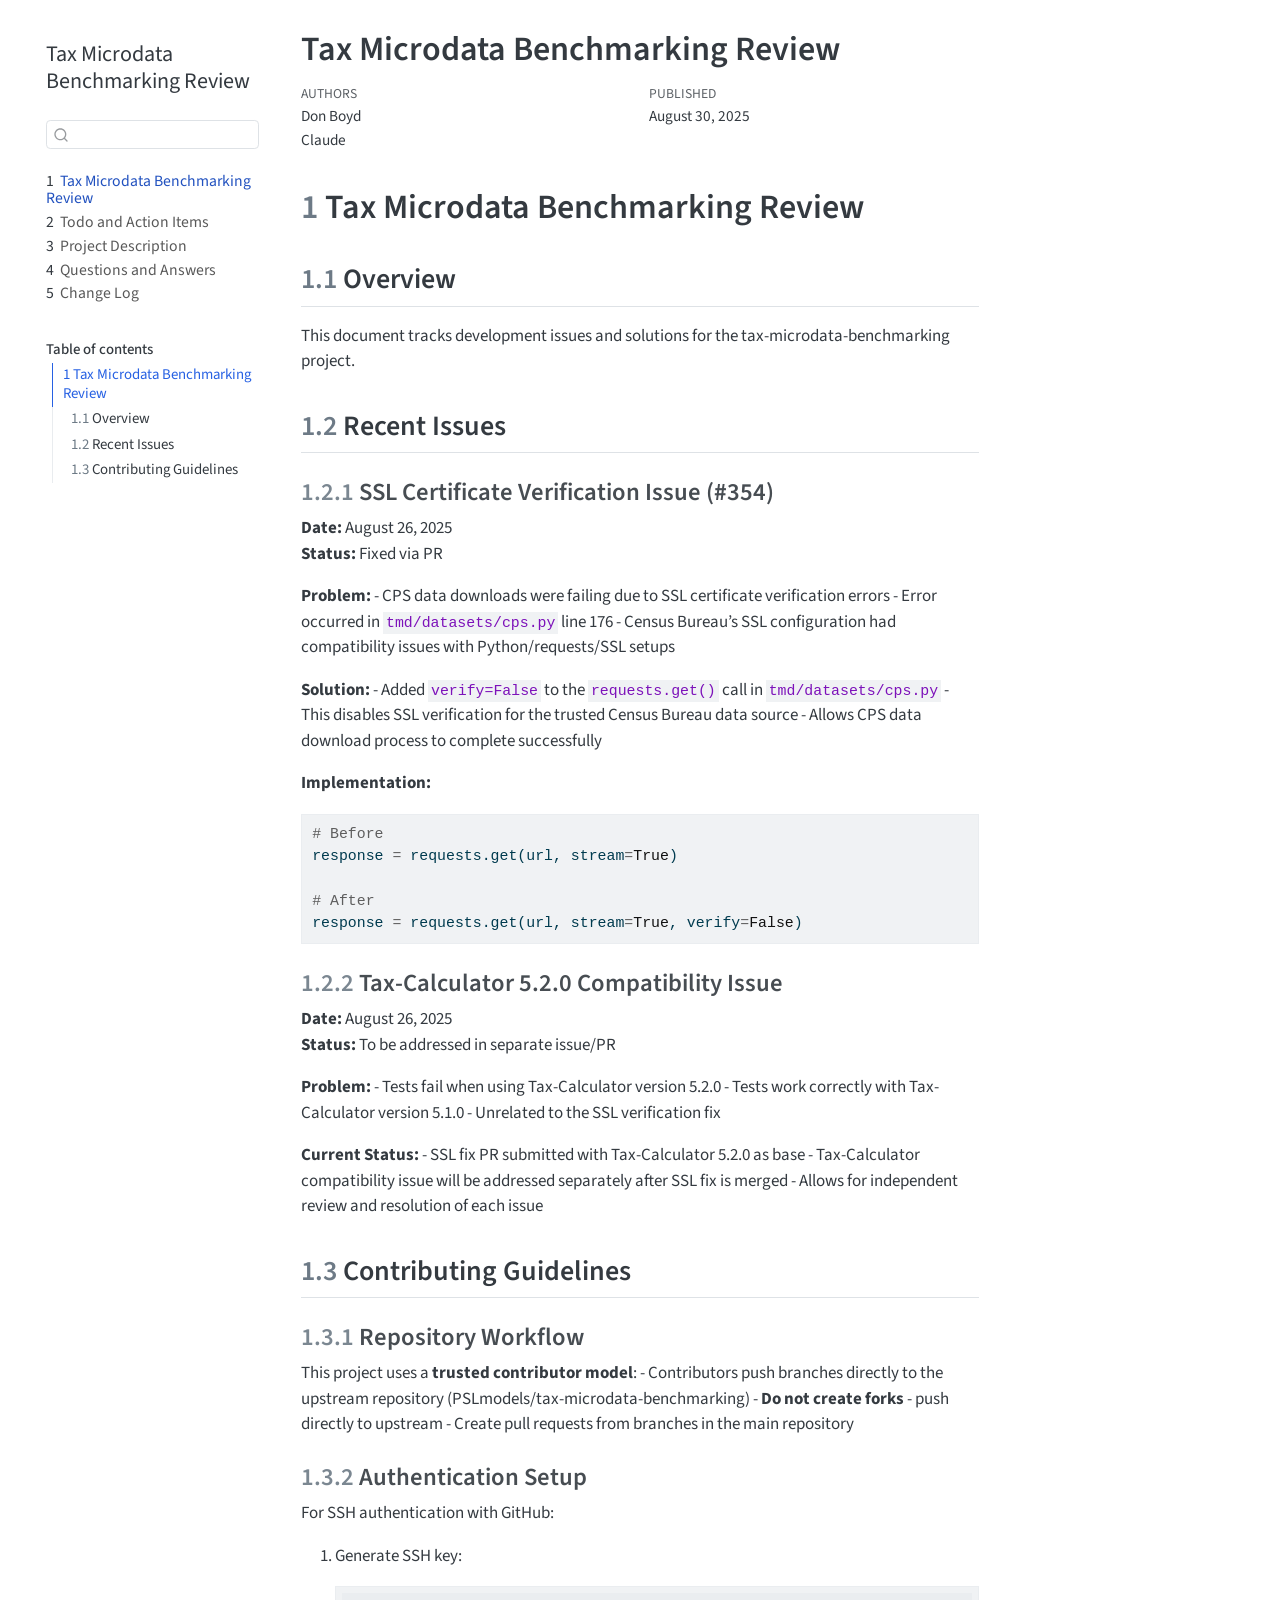
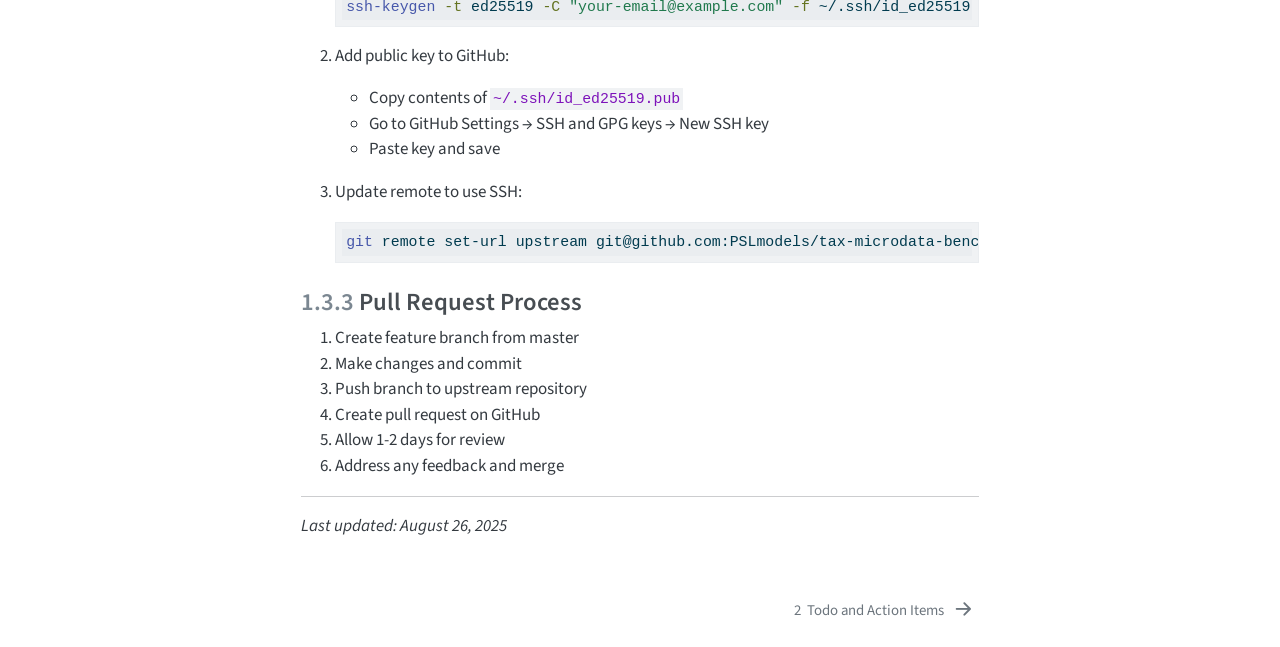
<file: claude/_book/index.html>
<!DOCTYPE html>
<html xmlns="http://www.w3.org/1999/xhtml" lang="en" xml:lang="en"><head>

<meta charset="utf-8">
<meta name="generator" content="quarto-1.8.21">

<meta name="viewport" content="width=device-width, initial-scale=1.0, user-scalable=yes">

<meta name="author" content="Don Boyd">
<meta name="author" content="Claude">
<meta name="dcterms.date" content="2025-08-30">

<title>Tax Microdata Benchmarking Review</title>
<style>
code{white-space: pre-wrap;}
span.smallcaps{font-variant: small-caps;}
div.columns{display: flex; gap: min(4vw, 1.5em);}
div.column{flex: auto; overflow-x: auto;}
div.hanging-indent{margin-left: 1.5em; text-indent: -1.5em;}
ul.task-list{list-style: none;}
ul.task-list li input[type="checkbox"] {
  width: 0.8em;
  margin: 0 0.8em 0.2em -1em; /* quarto-specific, see https://github.com/quarto-dev/quarto-cli/issues/4556 */ 
  vertical-align: middle;
}
/* CSS for syntax highlighting */
html { -webkit-text-size-adjust: 100%; }
pre > code.sourceCode { white-space: pre; position: relative; }
pre > code.sourceCode > span { display: inline-block; line-height: 1.25; }
pre > code.sourceCode > span:empty { height: 1.2em; }
.sourceCode { overflow: visible; }
code.sourceCode > span { color: inherit; text-decoration: inherit; }
div.sourceCode { margin: 1em 0; }
pre.sourceCode { margin: 0; }
@media screen {
div.sourceCode { overflow: auto; }
}
@media print {
pre > code.sourceCode { white-space: pre-wrap; }
pre > code.sourceCode > span { text-indent: -5em; padding-left: 5em; }
}
pre.numberSource code
  { counter-reset: source-line 0; }
pre.numberSource code > span
  { position: relative; left: -4em; counter-increment: source-line; }
pre.numberSource code > span > a:first-child::before
  { content: counter(source-line);
    position: relative; left: -1em; text-align: right; vertical-align: baseline;
    border: none; display: inline-block;
    -webkit-touch-callout: none; -webkit-user-select: none;
    -khtml-user-select: none; -moz-user-select: none;
    -ms-user-select: none; user-select: none;
    padding: 0 4px; width: 4em;
  }
pre.numberSource { margin-left: 3em;  padding-left: 4px; }
div.sourceCode
  {   }
@media screen {
pre > code.sourceCode > span > a:first-child::before { text-decoration: underline; }
}
</style>


<script src="site_libs/quarto-nav/quarto-nav.js"></script>
<script src="site_libs/quarto-nav/headroom.min.js"></script>
<script src="site_libs/clipboard/clipboard.min.js"></script>
<script src="site_libs/quarto-search/autocomplete.umd.js"></script>
<script src="site_libs/quarto-search/fuse.min.js"></script>
<script src="site_libs/quarto-search/quarto-search.js"></script>
<meta name="quarto:offset" content="./">
<link href="./todo.html" rel="next">
<script src="site_libs/quarto-html/quarto.js" type="module"></script>
<script src="site_libs/quarto-html/tabsets/tabsets.js" type="module"></script>
<script src="site_libs/quarto-html/axe/axe-check.js" type="module"></script>
<script src="site_libs/quarto-html/popper.min.js"></script>
<script src="site_libs/quarto-html/tippy.umd.min.js"></script>
<script src="site_libs/quarto-html/anchor.min.js"></script>
<link href="site_libs/quarto-html/tippy.css" rel="stylesheet">
<link href="site_libs/quarto-html/quarto-syntax-highlighting-ea1d7ac60288e0f1efdbc993fd8432ae.css" rel="stylesheet" id="quarto-text-highlighting-styles">
<script src="site_libs/bootstrap/bootstrap.min.js"></script>
<link href="site_libs/bootstrap/bootstrap-icons.css" rel="stylesheet">
<link href="site_libs/bootstrap/bootstrap-1c8b7179ee685165b485105ba9b583d4.min.css" rel="stylesheet" append-hash="true" id="quarto-bootstrap" data-mode="light">
<script id="quarto-search-options" type="application/json">{
  "location": "sidebar",
  "copy-button": false,
  "collapse-after": 3,
  "panel-placement": "start",
  "type": "textbox",
  "limit": 50,
  "keyboard-shortcut": [
    "f",
    "/",
    "s"
  ],
  "show-item-context": false,
  "language": {
    "search-no-results-text": "No results",
    "search-matching-documents-text": "matching documents",
    "search-copy-link-title": "Copy link to search",
    "search-hide-matches-text": "Hide additional matches",
    "search-more-match-text": "more match in this document",
    "search-more-matches-text": "more matches in this document",
    "search-clear-button-title": "Clear",
    "search-text-placeholder": "",
    "search-detached-cancel-button-title": "Cancel",
    "search-submit-button-title": "Submit",
    "search-label": "Search"
  }
}</script>


</head>

<body class="nav-sidebar floating quarto-light">

<div id="quarto-search-results"></div>
  <header id="quarto-header" class="headroom fixed-top">
  <nav class="quarto-secondary-nav">
    <div class="container-fluid d-flex">
      <button type="button" class="quarto-btn-toggle btn" data-bs-toggle="collapse" role="button" data-bs-target=".quarto-sidebar-collapse-item" aria-controls="quarto-sidebar" aria-expanded="false" aria-label="Toggle sidebar navigation" onclick="if (window.quartoToggleHeadroom) { window.quartoToggleHeadroom(); }">
        <i class="bi bi-layout-text-sidebar-reverse"></i>
      </button>
        <nav class="quarto-page-breadcrumbs" aria-label="breadcrumb"><ol class="breadcrumb"><li class="breadcrumb-item"><a href="./index.html"><span class="chapter-number">1</span>&nbsp; <span class="chapter-title">Tax Microdata Benchmarking Review</span></a></li></ol></nav>
        <a class="flex-grow-1" role="navigation" data-bs-toggle="collapse" data-bs-target=".quarto-sidebar-collapse-item" aria-controls="quarto-sidebar" aria-expanded="false" aria-label="Toggle sidebar navigation" onclick="if (window.quartoToggleHeadroom) { window.quartoToggleHeadroom(); }">      
        </a>
      <button type="button" class="btn quarto-search-button" aria-label="Search" onclick="window.quartoOpenSearch();">
        <i class="bi bi-search"></i>
      </button>
    </div>
  </nav>
</header>
<!-- content -->
<div id="quarto-content" class="quarto-container page-columns page-rows-contents page-layout-article">
<!-- sidebar -->
  <nav id="quarto-sidebar" class="sidebar collapse collapse-horizontal quarto-sidebar-collapse-item sidebar-navigation floating overflow-auto">
    <div class="pt-lg-2 mt-2 text-left sidebar-header sidebar-header-stacked">
      <a href="./index.html" class="sidebar-logo-link">
      </a>
    <div class="sidebar-title mb-0 py-0">
      <a href="./">Tax Microdata Benchmarking Review</a> 
    </div>
      </div>
        <div class="mt-2 flex-shrink-0 align-items-center">
        <div class="sidebar-search">
        <div id="quarto-search" class="" title="Search"></div>
        </div>
        </div>
    <div class="sidebar-menu-container"> 
    <ul class="list-unstyled mt-1">
        <li class="sidebar-item">
  <div class="sidebar-item-container"> 
  <a href="./index.html" class="sidebar-item-text sidebar-link active">
 <span class="menu-text"><span class="chapter-number">1</span>&nbsp; <span class="chapter-title">Tax Microdata Benchmarking Review</span></span></a>
  </div>
</li>
        <li class="sidebar-item">
  <div class="sidebar-item-container"> 
  <a href="./todo.html" class="sidebar-item-text sidebar-link">
 <span class="menu-text"><span class="chapter-number">2</span>&nbsp; <span class="chapter-title">Todo and Action Items</span></span></a>
  </div>
</li>
        <li class="sidebar-item">
  <div class="sidebar-item-container"> 
  <a href="./description.html" class="sidebar-item-text sidebar-link">
 <span class="menu-text"><span class="chapter-number">3</span>&nbsp; <span class="chapter-title">Project Description</span></span></a>
  </div>
</li>
        <li class="sidebar-item">
  <div class="sidebar-item-container"> 
  <a href="./qa.html" class="sidebar-item-text sidebar-link">
 <span class="menu-text"><span class="chapter-number">4</span>&nbsp; <span class="chapter-title">Questions and Answers</span></span></a>
  </div>
</li>
        <li class="sidebar-item">
  <div class="sidebar-item-container"> 
  <a href="./changes.html" class="sidebar-item-text sidebar-link">
 <span class="menu-text"><span class="chapter-number">5</span>&nbsp; <span class="chapter-title">Change Log</span></span></a>
  </div>
</li>
    </ul>
    </div>
    <nav id="TOC" role="doc-toc" class="toc-active" data-toc-expanded="2">
    <h2 id="toc-title">Table of contents</h2>
   
  <ul class="collapse">
  <li><a href="#tax-microdata-benchmarking-review" id="toc-tax-microdata-benchmarking-review" class="nav-link active" data-scroll-target="#tax-microdata-benchmarking-review"><span class="header-section-number">1</span> Tax Microdata Benchmarking Review</a>
  <ul class="collapse">
  <li><a href="#overview" id="toc-overview" class="nav-link" data-scroll-target="#overview"><span class="header-section-number">1.1</span> Overview</a></li>
  <li><a href="#recent-issues" id="toc-recent-issues" class="nav-link" data-scroll-target="#recent-issues"><span class="header-section-number">1.2</span> Recent Issues</a></li>
  <li><a href="#contributing-guidelines" id="toc-contributing-guidelines" class="nav-link" data-scroll-target="#contributing-guidelines"><span class="header-section-number">1.3</span> Contributing Guidelines</a></li>
  </ul></li>
  </ul>
</nav>
</nav>
<div id="quarto-sidebar-glass" class="quarto-sidebar-collapse-item" data-bs-toggle="collapse" data-bs-target=".quarto-sidebar-collapse-item"></div>
<!-- margin-sidebar -->
    <div id="quarto-margin-sidebar" class="sidebar margin-sidebar zindex-bottom">
    </div>
<!-- main -->
<main class="content" id="quarto-document-content">

<header id="title-block-header" class="quarto-title-block default">
<div class="quarto-title">
<h1 class="title">Tax Microdata Benchmarking Review</h1>
</div>



<div class="quarto-title-meta">

    <div>
    <div class="quarto-title-meta-heading">Authors</div>
    <div class="quarto-title-meta-contents">
             <p>Don Boyd </p>
             <p>Claude </p>
          </div>
  </div>
    
    <div>
    <div class="quarto-title-meta-heading">Published</div>
    <div class="quarto-title-meta-contents">
      <p class="date">August 30, 2025</p>
    </div>
  </div>
  
    
  </div>
  


</header>


<section id="tax-microdata-benchmarking-review" class="level1" data-number="1">
<h1 data-number="1"><span class="header-section-number">1</span> Tax Microdata Benchmarking Review</h1>
<section id="overview" class="level2" data-number="1.1">
<h2 data-number="1.1" class="anchored" data-anchor-id="overview"><span class="header-section-number">1.1</span> Overview</h2>
<p>This document tracks development issues and solutions for the tax-microdata-benchmarking project.</p>
</section>
<section id="recent-issues" class="level2" data-number="1.2">
<h2 data-number="1.2" class="anchored" data-anchor-id="recent-issues"><span class="header-section-number">1.2</span> Recent Issues</h2>
<section id="ssl-certificate-verification-issue-354" class="level3" data-number="1.2.1">
<h3 data-number="1.2.1" class="anchored" data-anchor-id="ssl-certificate-verification-issue-354"><span class="header-section-number">1.2.1</span> SSL Certificate Verification Issue (#354)</h3>
<p><strong>Date:</strong> August 26, 2025<br>
<strong>Status:</strong> Fixed via PR</p>
<p><strong>Problem:</strong> - CPS data downloads were failing due to SSL certificate verification errors - Error occurred in <code>tmd/datasets/cps.py</code> line 176 - Census Bureau’s SSL configuration had compatibility issues with Python/requests/SSL setups</p>
<p><strong>Solution:</strong> - Added <code>verify=False</code> to the <code>requests.get()</code> call in <code>tmd/datasets/cps.py</code> - This disables SSL verification for the trusted Census Bureau data source - Allows CPS data download process to complete successfully</p>
<p><strong>Implementation:</strong></p>
<div class="code-copy-outer-scaffold"><div class="sourceCode" id="cb1"><pre class="sourceCode python code-with-copy"><code class="sourceCode python"><span id="cb1-1"><a href="#cb1-1" aria-hidden="true" tabindex="-1"></a><span class="co"># Before</span></span>
<span id="cb1-2"><a href="#cb1-2" aria-hidden="true" tabindex="-1"></a>response <span class="op">=</span> requests.get(url, stream<span class="op">=</span><span class="va">True</span>)</span>
<span id="cb1-3"><a href="#cb1-3" aria-hidden="true" tabindex="-1"></a></span>
<span id="cb1-4"><a href="#cb1-4" aria-hidden="true" tabindex="-1"></a><span class="co"># After  </span></span>
<span id="cb1-5"><a href="#cb1-5" aria-hidden="true" tabindex="-1"></a>response <span class="op">=</span> requests.get(url, stream<span class="op">=</span><span class="va">True</span>, verify<span class="op">=</span><span class="va">False</span>)</span></code></pre></div><button title="Copy to Clipboard" class="code-copy-button"><i class="bi"></i></button></div>
</section>
<section id="tax-calculator-5.2.0-compatibility-issue" class="level3" data-number="1.2.2">
<h3 data-number="1.2.2" class="anchored" data-anchor-id="tax-calculator-5.2.0-compatibility-issue"><span class="header-section-number">1.2.2</span> Tax-Calculator 5.2.0 Compatibility Issue</h3>
<p><strong>Date:</strong> August 26, 2025<br>
<strong>Status:</strong> To be addressed in separate issue/PR</p>
<p><strong>Problem:</strong> - Tests fail when using Tax-Calculator version 5.2.0 - Tests work correctly with Tax-Calculator version 5.1.0 - Unrelated to the SSL verification fix</p>
<p><strong>Current Status:</strong> - SSL fix PR submitted with Tax-Calculator 5.2.0 as base - Tax-Calculator compatibility issue will be addressed separately after SSL fix is merged - Allows for independent review and resolution of each issue</p>
</section>
</section>
<section id="contributing-guidelines" class="level2" data-number="1.3">
<h2 data-number="1.3" class="anchored" data-anchor-id="contributing-guidelines"><span class="header-section-number">1.3</span> Contributing Guidelines</h2>
<section id="repository-workflow" class="level3" data-number="1.3.1">
<h3 data-number="1.3.1" class="anchored" data-anchor-id="repository-workflow"><span class="header-section-number">1.3.1</span> Repository Workflow</h3>
<p>This project uses a <strong>trusted contributor model</strong>: - Contributors push branches directly to the upstream repository (PSLmodels/tax-microdata-benchmarking) - <strong>Do not create forks</strong> - push directly to upstream - Create pull requests from branches in the main repository</p>
</section>
<section id="authentication-setup" class="level3" data-number="1.3.2">
<h3 data-number="1.3.2" class="anchored" data-anchor-id="authentication-setup"><span class="header-section-number">1.3.2</span> Authentication Setup</h3>
<p>For SSH authentication with GitHub:</p>
<ol type="1">
<li><p>Generate SSH key:</p>
<div class="code-copy-outer-scaffold"><div class="sourceCode" id="cb2"><pre class="sourceCode bash code-with-copy"><code class="sourceCode bash"><span id="cb2-1"><a href="#cb2-1" aria-hidden="true" tabindex="-1"></a><span class="fu">ssh-keygen</span> <span class="at">-t</span> ed25519 <span class="at">-C</span> <span class="st">"your-email@example.com"</span> <span class="at">-f</span> ~/.ssh/id_ed25519 <span class="at">-N</span> <span class="st">""</span></span></code></pre></div><button title="Copy to Clipboard" class="code-copy-button"><i class="bi"></i></button></div></li>
<li><p>Add public key to GitHub:</p>
<ul>
<li>Copy contents of <code>~/.ssh/id_ed25519.pub</code></li>
<li>Go to GitHub Settings → SSH and GPG keys → New SSH key</li>
<li>Paste key and save</li>
</ul></li>
<li><p>Update remote to use SSH:</p>
<div class="code-copy-outer-scaffold"><div class="sourceCode" id="cb3"><pre class="sourceCode bash code-with-copy"><code class="sourceCode bash"><span id="cb3-1"><a href="#cb3-1" aria-hidden="true" tabindex="-1"></a><span class="fu">git</span> remote set-url upstream git@github.com:PSLmodels/tax-microdata-benchmarking.git</span></code></pre></div><button title="Copy to Clipboard" class="code-copy-button"><i class="bi"></i></button></div></li>
</ol>
</section>
<section id="pull-request-process" class="level3" data-number="1.3.3">
<h3 data-number="1.3.3" class="anchored" data-anchor-id="pull-request-process"><span class="header-section-number">1.3.3</span> Pull Request Process</h3>
<ol type="1">
<li>Create feature branch from master</li>
<li>Make changes and commit</li>
<li>Push branch to upstream repository</li>
<li>Create pull request on GitHub</li>
<li>Allow 1-2 days for review</li>
<li>Address any feedback and merge</li>
</ol>
<hr>
<p><em>Last updated: August 26, 2025</em></p>


</section>
</section>
</section>

</main> <!-- /main -->
<script id="quarto-html-after-body" type="application/javascript">
  window.document.addEventListener("DOMContentLoaded", function (event) {
    const icon = "";
    const anchorJS = new window.AnchorJS();
    anchorJS.options = {
      placement: 'right',
      icon: icon
    };
    anchorJS.add('.anchored');
    const isCodeAnnotation = (el) => {
      for (const clz of el.classList) {
        if (clz.startsWith('code-annotation-')) {                     
          return true;
        }
      }
      return false;
    }
    const onCopySuccess = function(e) {
      // button target
      const button = e.trigger;
      // don't keep focus
      button.blur();
      // flash "checked"
      button.classList.add('code-copy-button-checked');
      var currentTitle = button.getAttribute("title");
      button.setAttribute("title", "Copied!");
      let tooltip;
      if (window.bootstrap) {
        button.setAttribute("data-bs-toggle", "tooltip");
        button.setAttribute("data-bs-placement", "left");
        button.setAttribute("data-bs-title", "Copied!");
        tooltip = new bootstrap.Tooltip(button, 
          { trigger: "manual", 
            customClass: "code-copy-button-tooltip",
            offset: [0, -8]});
        tooltip.show();    
      }
      setTimeout(function() {
        if (tooltip) {
          tooltip.hide();
          button.removeAttribute("data-bs-title");
          button.removeAttribute("data-bs-toggle");
          button.removeAttribute("data-bs-placement");
        }
        button.setAttribute("title", currentTitle);
        button.classList.remove('code-copy-button-checked');
      }, 1000);
      // clear code selection
      e.clearSelection();
    }
    const getTextToCopy = function(trigger) {
        const codeEl = trigger.previousElementSibling.cloneNode(true);
        for (const childEl of codeEl.children) {
          if (isCodeAnnotation(childEl)) {
            childEl.remove();
          }
        }
        return codeEl.innerText;
    }
    const clipboard = new window.ClipboardJS('.code-copy-button:not([data-in-quarto-modal])', {
      text: getTextToCopy
    });
    clipboard.on('success', onCopySuccess);
    if (window.document.getElementById('quarto-embedded-source-code-modal')) {
      const clipboardModal = new window.ClipboardJS('.code-copy-button[data-in-quarto-modal]', {
        text: getTextToCopy,
        container: window.document.getElementById('quarto-embedded-source-code-modal')
      });
      clipboardModal.on('success', onCopySuccess);
    }
      var localhostRegex = new RegExp(/^(?:http|https):\/\/localhost\:?[0-9]*\//);
      var mailtoRegex = new RegExp(/^mailto:/);
        var filterRegex = new RegExp('/' + window.location.host + '/');
      var isInternal = (href) => {
          return filterRegex.test(href) || localhostRegex.test(href) || mailtoRegex.test(href);
      }
      // Inspect non-navigation links and adorn them if external
     var links = window.document.querySelectorAll('a[href]:not(.nav-link):not(.navbar-brand):not(.toc-action):not(.sidebar-link):not(.sidebar-item-toggle):not(.pagination-link):not(.no-external):not([aria-hidden]):not(.dropdown-item):not(.quarto-navigation-tool):not(.about-link)');
      for (var i=0; i<links.length; i++) {
        const link = links[i];
        if (!isInternal(link.href)) {
          // undo the damage that might have been done by quarto-nav.js in the case of
          // links that we want to consider external
          if (link.dataset.originalHref !== undefined) {
            link.href = link.dataset.originalHref;
          }
        }
      }
    function tippyHover(el, contentFn, onTriggerFn, onUntriggerFn) {
      const config = {
        allowHTML: true,
        maxWidth: 500,
        delay: 100,
        arrow: false,
        appendTo: function(el) {
            return el.parentElement;
        },
        interactive: true,
        interactiveBorder: 10,
        theme: 'quarto',
        placement: 'bottom-start',
      };
      if (contentFn) {
        config.content = contentFn;
      }
      if (onTriggerFn) {
        config.onTrigger = onTriggerFn;
      }
      if (onUntriggerFn) {
        config.onUntrigger = onUntriggerFn;
      }
      window.tippy(el, config); 
    }
    const noterefs = window.document.querySelectorAll('a[role="doc-noteref"]');
    for (var i=0; i<noterefs.length; i++) {
      const ref = noterefs[i];
      tippyHover(ref, function() {
        // use id or data attribute instead here
        let href = ref.getAttribute('data-footnote-href') || ref.getAttribute('href');
        try { href = new URL(href).hash; } catch {}
        const id = href.replace(/^#\/?/, "");
        const note = window.document.getElementById(id);
        if (note) {
          return note.innerHTML;
        } else {
          return "";
        }
      });
    }
    const xrefs = window.document.querySelectorAll('a.quarto-xref');
    const processXRef = (id, note) => {
      // Strip column container classes
      const stripColumnClz = (el) => {
        el.classList.remove("page-full", "page-columns");
        if (el.children) {
          for (const child of el.children) {
            stripColumnClz(child);
          }
        }
      }
      stripColumnClz(note)
      if (id === null || id.startsWith('sec-')) {
        // Special case sections, only their first couple elements
        const container = document.createElement("div");
        if (note.children && note.children.length > 2) {
          container.appendChild(note.children[0].cloneNode(true));
          for (let i = 1; i < note.children.length; i++) {
            const child = note.children[i];
            if (child.tagName === "P" && child.innerText === "") {
              continue;
            } else {
              container.appendChild(child.cloneNode(true));
              break;
            }
          }
          if (window.Quarto?.typesetMath) {
            window.Quarto.typesetMath(container);
          }
          return container.innerHTML
        } else {
          if (window.Quarto?.typesetMath) {
            window.Quarto.typesetMath(note);
          }
          return note.innerHTML;
        }
      } else {
        // Remove any anchor links if they are present
        const anchorLink = note.querySelector('a.anchorjs-link');
        if (anchorLink) {
          anchorLink.remove();
        }
        if (window.Quarto?.typesetMath) {
          window.Quarto.typesetMath(note);
        }
        if (note.classList.contains("callout")) {
          return note.outerHTML;
        } else {
          return note.innerHTML;
        }
      }
    }
    for (var i=0; i<xrefs.length; i++) {
      const xref = xrefs[i];
      tippyHover(xref, undefined, function(instance) {
        instance.disable();
        let url = xref.getAttribute('href');
        let hash = undefined; 
        if (url.startsWith('#')) {
          hash = url;
        } else {
          try { hash = new URL(url).hash; } catch {}
        }
        if (hash) {
          const id = hash.replace(/^#\/?/, "");
          const note = window.document.getElementById(id);
          if (note !== null) {
            try {
              const html = processXRef(id, note.cloneNode(true));
              instance.setContent(html);
            } finally {
              instance.enable();
              instance.show();
            }
          } else {
            // See if we can fetch this
            fetch(url.split('#')[0])
            .then(res => res.text())
            .then(html => {
              const parser = new DOMParser();
              const htmlDoc = parser.parseFromString(html, "text/html");
              const note = htmlDoc.getElementById(id);
              if (note !== null) {
                const html = processXRef(id, note);
                instance.setContent(html);
              } 
            }).finally(() => {
              instance.enable();
              instance.show();
            });
          }
        } else {
          // See if we can fetch a full url (with no hash to target)
          // This is a special case and we should probably do some content thinning / targeting
          fetch(url)
          .then(res => res.text())
          .then(html => {
            const parser = new DOMParser();
            const htmlDoc = parser.parseFromString(html, "text/html");
            const note = htmlDoc.querySelector('main.content');
            if (note !== null) {
              // This should only happen for chapter cross references
              // (since there is no id in the URL)
              // remove the first header
              if (note.children.length > 0 && note.children[0].tagName === "HEADER") {
                note.children[0].remove();
              }
              const html = processXRef(null, note);
              instance.setContent(html);
            } 
          }).finally(() => {
            instance.enable();
            instance.show();
          });
        }
      }, function(instance) {
      });
    }
        let selectedAnnoteEl;
        const selectorForAnnotation = ( cell, annotation) => {
          let cellAttr = 'data-code-cell="' + cell + '"';
          let lineAttr = 'data-code-annotation="' +  annotation + '"';
          const selector = 'span[' + cellAttr + '][' + lineAttr + ']';
          return selector;
        }
        const selectCodeLines = (annoteEl) => {
          const doc = window.document;
          const targetCell = annoteEl.getAttribute("data-target-cell");
          const targetAnnotation = annoteEl.getAttribute("data-target-annotation");
          const annoteSpan = window.document.querySelector(selectorForAnnotation(targetCell, targetAnnotation));
          const lines = annoteSpan.getAttribute("data-code-lines").split(",");
          const lineIds = lines.map((line) => {
            return targetCell + "-" + line;
          })
          let top = null;
          let height = null;
          let parent = null;
          if (lineIds.length > 0) {
              //compute the position of the single el (top and bottom and make a div)
              const el = window.document.getElementById(lineIds[0]);
              top = el.offsetTop;
              height = el.offsetHeight;
              parent = el.parentElement.parentElement;
            if (lineIds.length > 1) {
              const lastEl = window.document.getElementById(lineIds[lineIds.length - 1]);
              const bottom = lastEl.offsetTop + lastEl.offsetHeight;
              height = bottom - top;
            }
            if (top !== null && height !== null && parent !== null) {
              // cook up a div (if necessary) and position it 
              let div = window.document.getElementById("code-annotation-line-highlight");
              if (div === null) {
                div = window.document.createElement("div");
                div.setAttribute("id", "code-annotation-line-highlight");
                div.style.position = 'absolute';
                parent.appendChild(div);
              }
              div.style.top = top - 2 + "px";
              div.style.height = height + 4 + "px";
              div.style.left = 0;
              let gutterDiv = window.document.getElementById("code-annotation-line-highlight-gutter");
              if (gutterDiv === null) {
                gutterDiv = window.document.createElement("div");
                gutterDiv.setAttribute("id", "code-annotation-line-highlight-gutter");
                gutterDiv.style.position = 'absolute';
                const codeCell = window.document.getElementById(targetCell);
                const gutter = codeCell.querySelector('.code-annotation-gutter');
                gutter.appendChild(gutterDiv);
              }
              gutterDiv.style.top = top - 2 + "px";
              gutterDiv.style.height = height + 4 + "px";
            }
            selectedAnnoteEl = annoteEl;
          }
        };
        const unselectCodeLines = () => {
          const elementsIds = ["code-annotation-line-highlight", "code-annotation-line-highlight-gutter"];
          elementsIds.forEach((elId) => {
            const div = window.document.getElementById(elId);
            if (div) {
              div.remove();
            }
          });
          selectedAnnoteEl = undefined;
        };
          // Handle positioning of the toggle
      window.addEventListener(
        "resize",
        throttle(() => {
          elRect = undefined;
          if (selectedAnnoteEl) {
            selectCodeLines(selectedAnnoteEl);
          }
        }, 10)
      );
      function throttle(fn, ms) {
      let throttle = false;
      let timer;
        return (...args) => {
          if(!throttle) { // first call gets through
              fn.apply(this, args);
              throttle = true;
          } else { // all the others get throttled
              if(timer) clearTimeout(timer); // cancel #2
              timer = setTimeout(() => {
                fn.apply(this, args);
                timer = throttle = false;
              }, ms);
          }
        };
      }
        // Attach click handler to the DT
        const annoteDls = window.document.querySelectorAll('dt[data-target-cell]');
        for (const annoteDlNode of annoteDls) {
          annoteDlNode.addEventListener('click', (event) => {
            const clickedEl = event.target;
            if (clickedEl !== selectedAnnoteEl) {
              unselectCodeLines();
              const activeEl = window.document.querySelector('dt[data-target-cell].code-annotation-active');
              if (activeEl) {
                activeEl.classList.remove('code-annotation-active');
              }
              selectCodeLines(clickedEl);
              clickedEl.classList.add('code-annotation-active');
            } else {
              // Unselect the line
              unselectCodeLines();
              clickedEl.classList.remove('code-annotation-active');
            }
          });
        }
    const findCites = (el) => {
      const parentEl = el.parentElement;
      if (parentEl) {
        const cites = parentEl.dataset.cites;
        if (cites) {
          return {
            el,
            cites: cites.split(' ')
          };
        } else {
          return findCites(el.parentElement)
        }
      } else {
        return undefined;
      }
    };
    var bibliorefs = window.document.querySelectorAll('a[role="doc-biblioref"]');
    for (var i=0; i<bibliorefs.length; i++) {
      const ref = bibliorefs[i];
      const citeInfo = findCites(ref);
      if (citeInfo) {
        tippyHover(citeInfo.el, function() {
          var popup = window.document.createElement('div');
          citeInfo.cites.forEach(function(cite) {
            var citeDiv = window.document.createElement('div');
            citeDiv.classList.add('hanging-indent');
            citeDiv.classList.add('csl-entry');
            var biblioDiv = window.document.getElementById('ref-' + cite);
            if (biblioDiv) {
              citeDiv.innerHTML = biblioDiv.innerHTML;
            }
            popup.appendChild(citeDiv);
          });
          return popup.innerHTML;
        });
      }
    }
  });
  </script>
<nav class="page-navigation">
  <div class="nav-page nav-page-previous">
  </div>
  <div class="nav-page nav-page-next">
      <a href="./todo.html" class="pagination-link" aria-label="Todo and Action Items">
        <span class="nav-page-text"><span class="chapter-number">2</span>&nbsp; <span class="chapter-title">Todo and Action Items</span></span> <i class="bi bi-arrow-right-short"></i>
      </a>
  </div>
</nav>
</div> <!-- /content -->




</body></html>
</file>
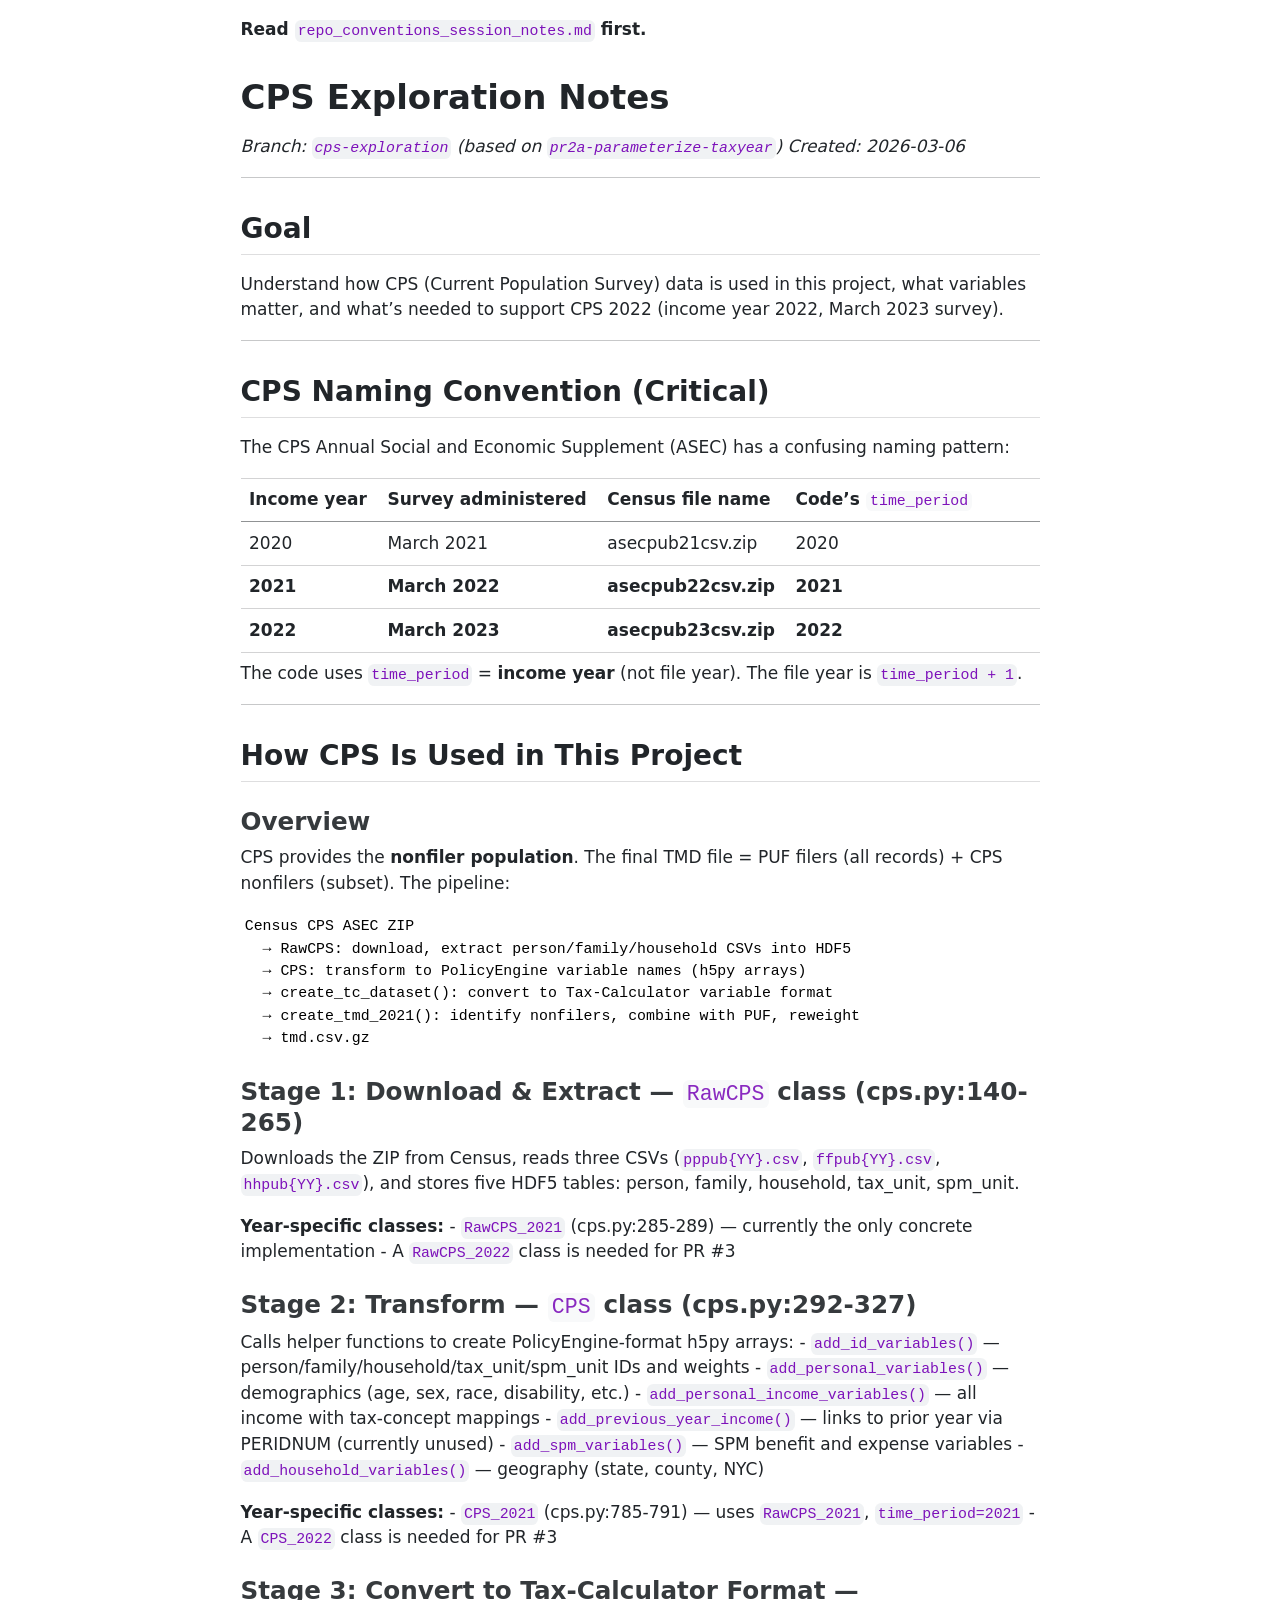
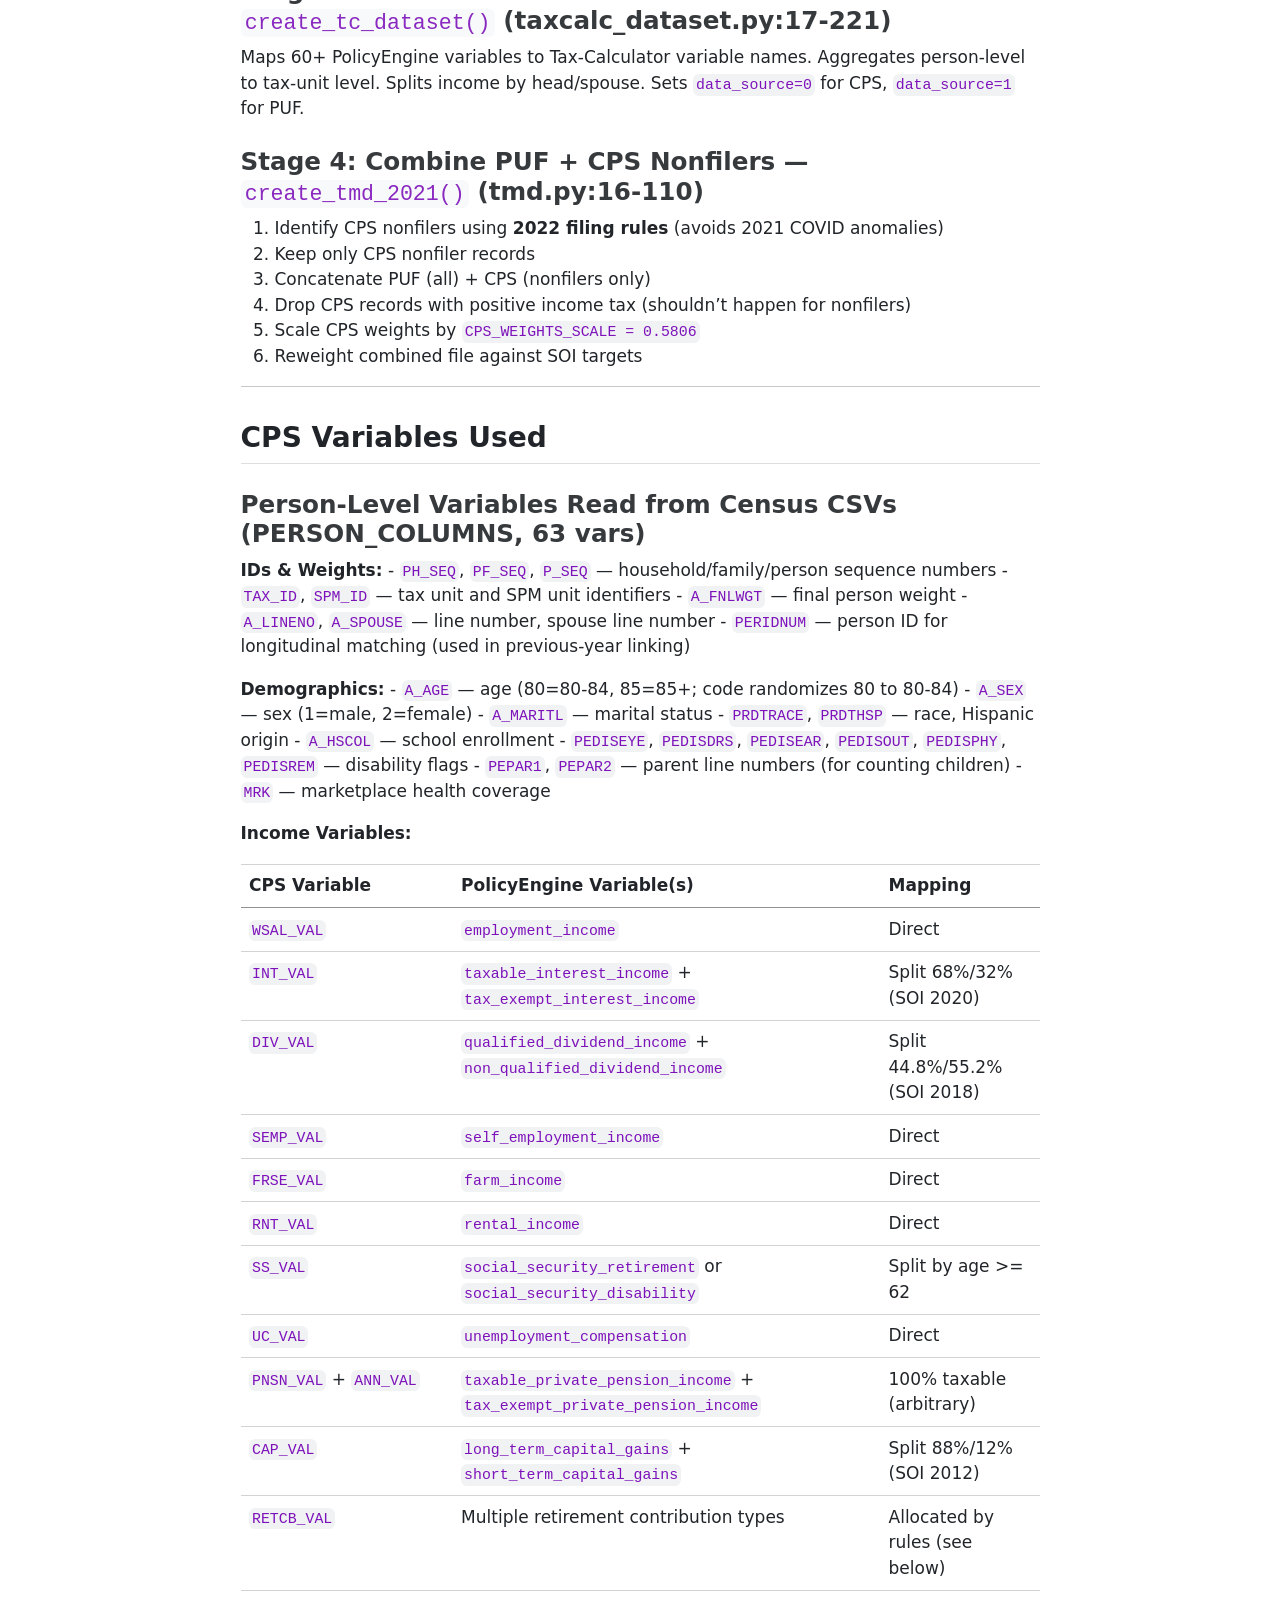
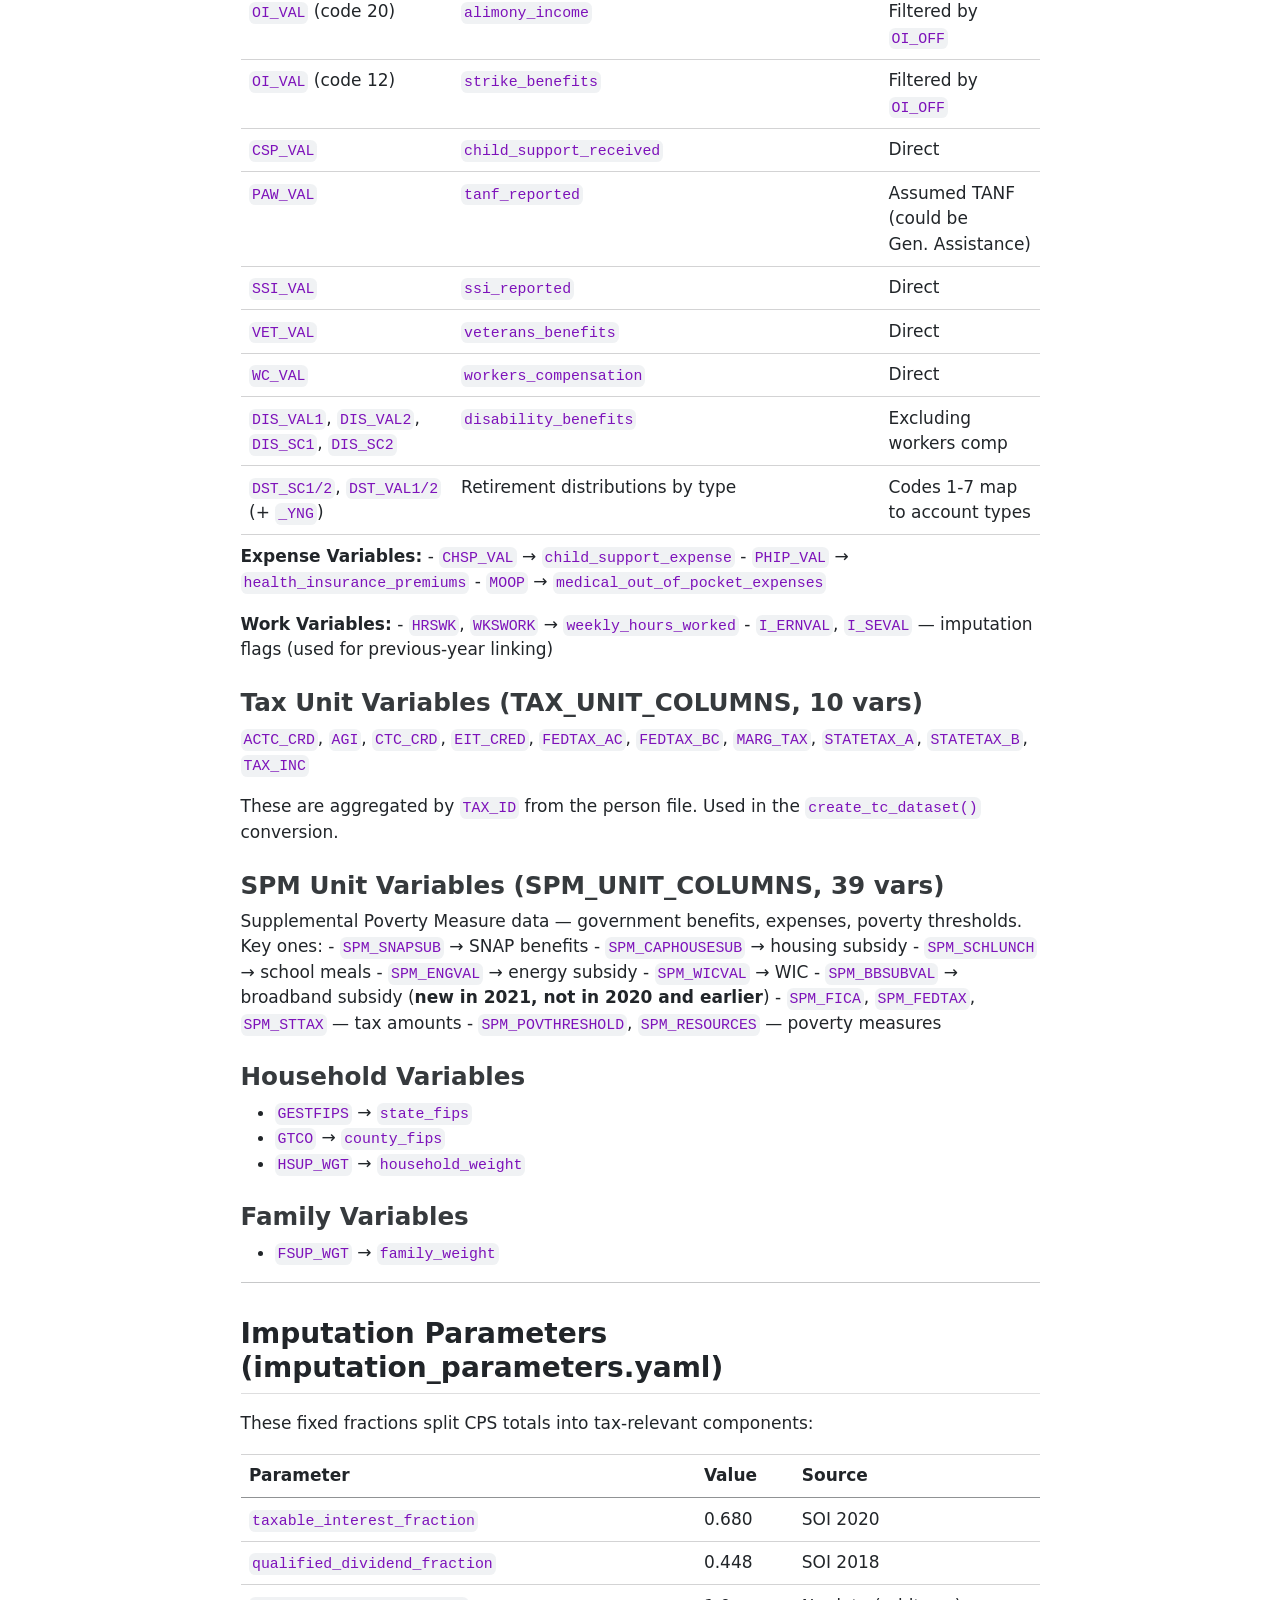
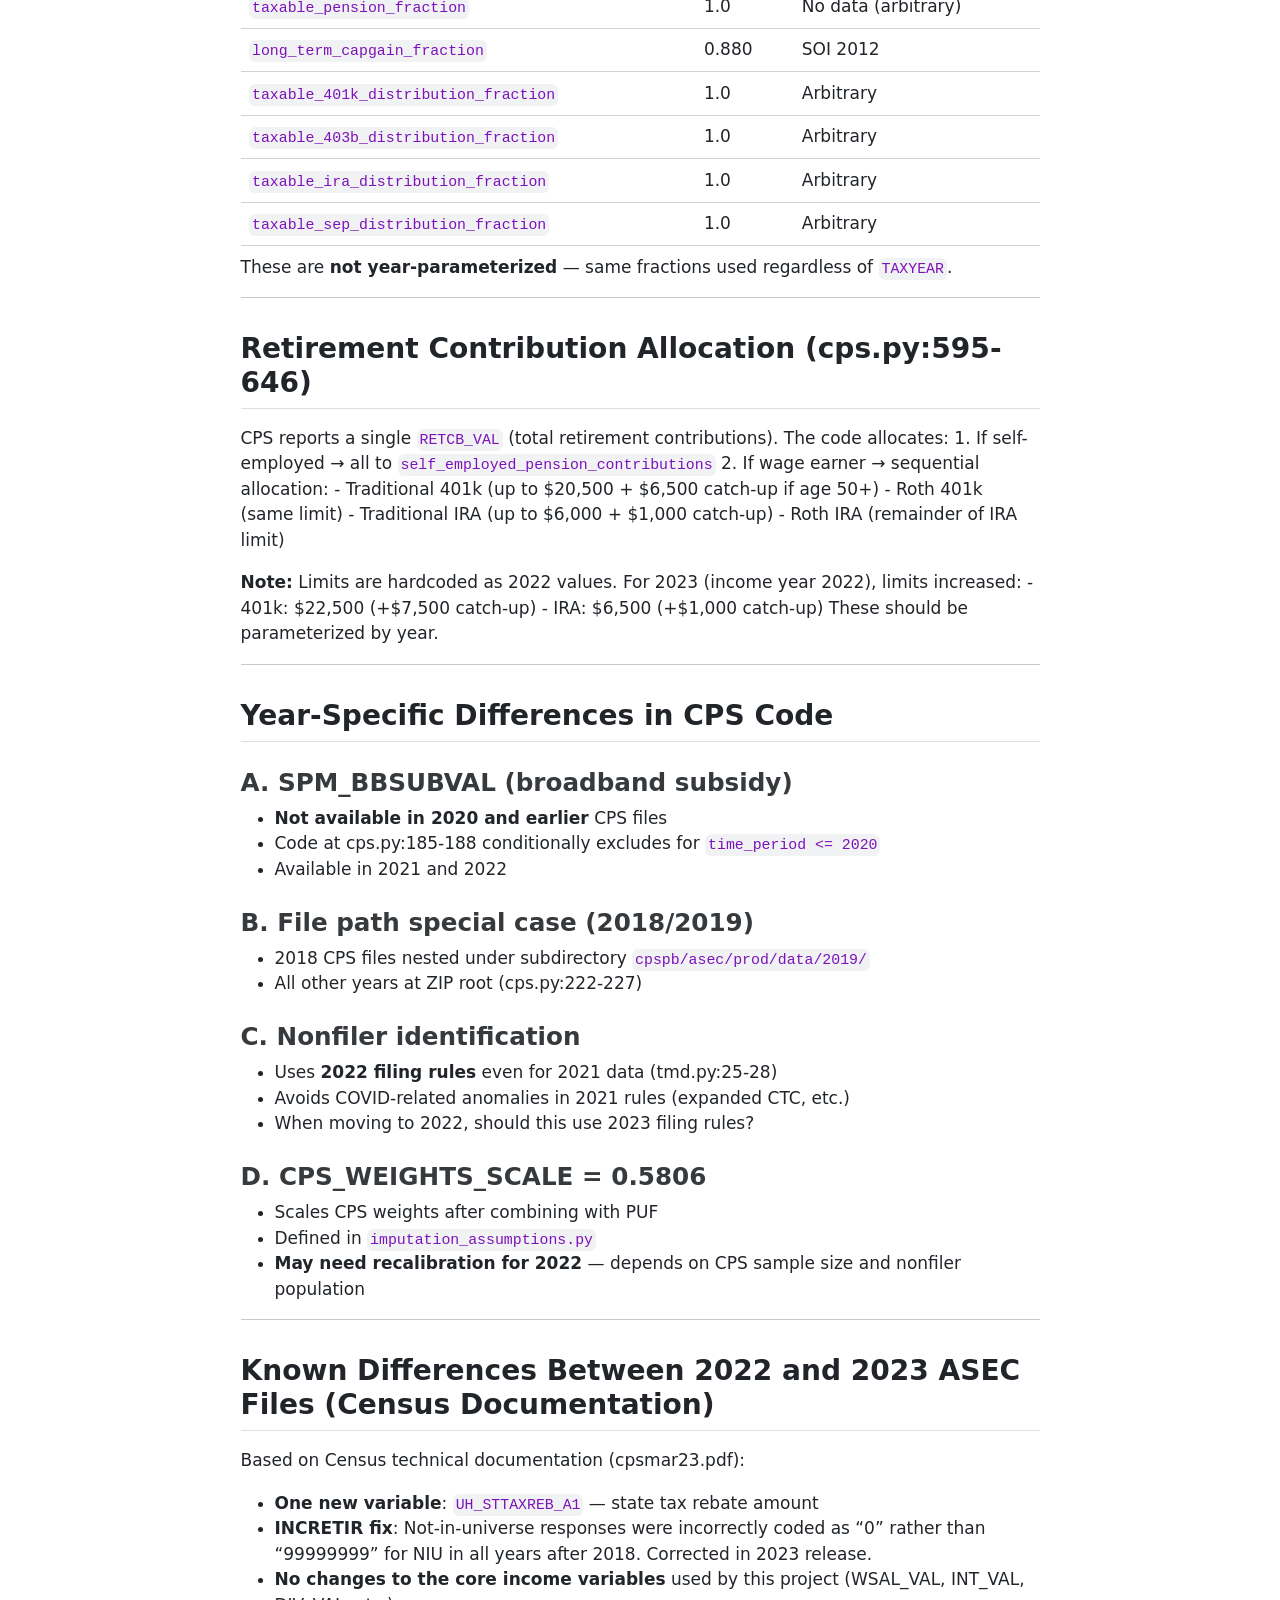
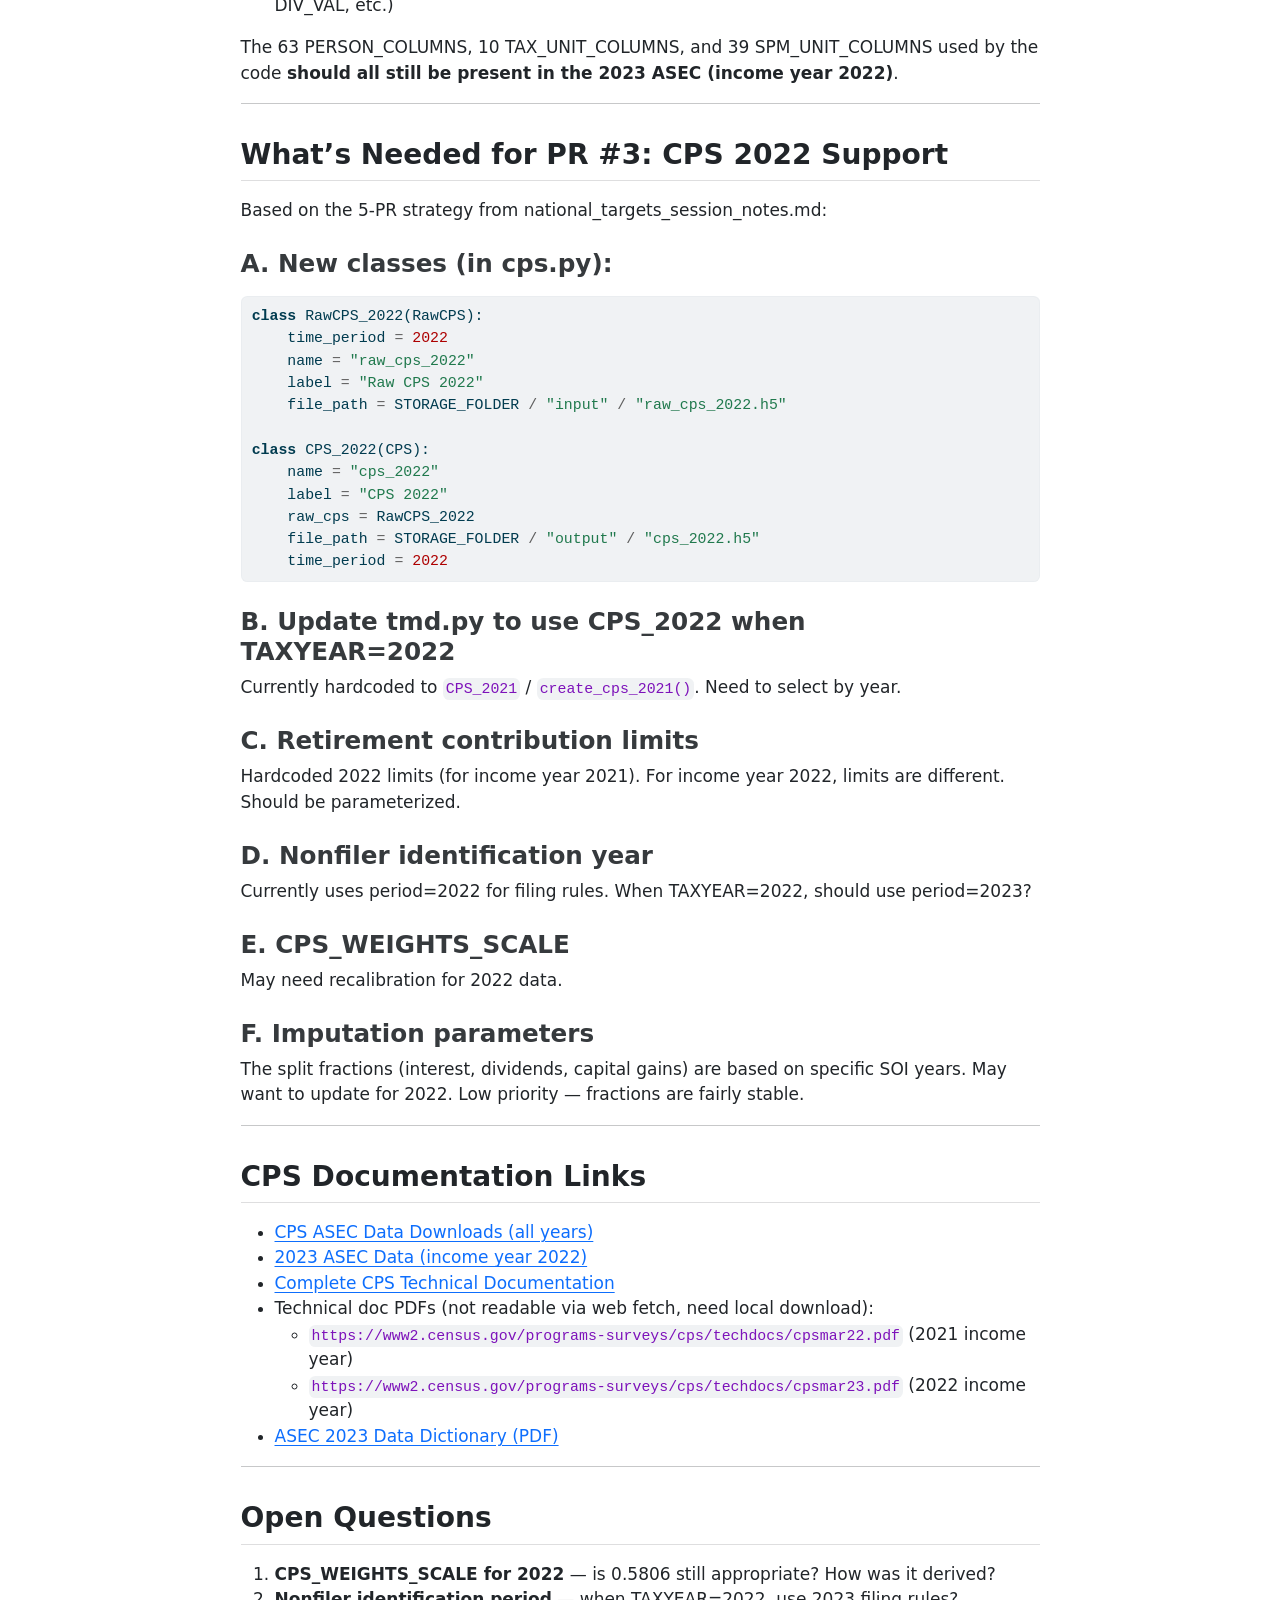
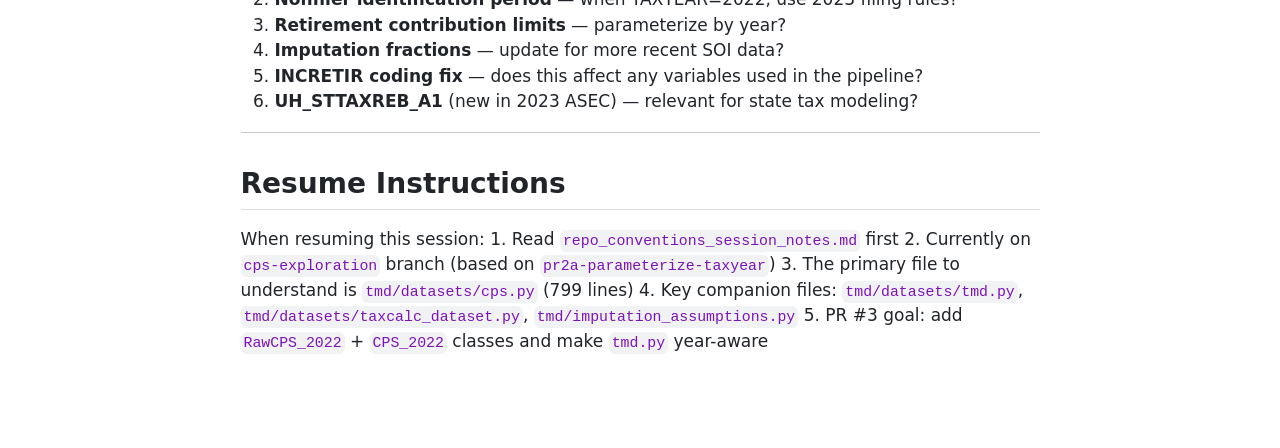
<file: cps_notes.html>
<!DOCTYPE html>
<html xmlns="http://www.w3.org/1999/xhtml" lang="en" xml:lang="en"><head>

<meta charset="utf-8">
<meta name="generator" content="quarto-1.9.30">

<meta name="viewport" content="width=device-width, initial-scale=1.0, user-scalable=yes">


<title>cps_notes</title>
<style>
/* Default styles provided by pandoc.
** See https://pandoc.org/MANUAL.html#variables-for-html for config info.
*/
code{white-space: pre-wrap;}
span.smallcaps{font-variant: small-caps;}
div.columns{display: flex; gap: min(4vw, 1.5em);}
div.column{flex: auto; overflow-x: auto;}
div.hanging-indent{margin-left: 1.5em; text-indent: -1.5em;}
ul.task-list{list-style: none;}
ul.task-list li input[type="checkbox"] {
  width: 0.8em;
  margin: 0 0.8em 0.2em -1em; /* quarto-specific, see https://github.com/quarto-dev/quarto-cli/issues/4556 */ 
  vertical-align: middle;
}
/* CSS for syntax highlighting */
html { -webkit-text-size-adjust: 100%; }
pre > code.sourceCode { white-space: pre; position: relative; }
pre > code.sourceCode > span { display: inline-block; line-height: 1.25; }
pre > code.sourceCode > span:empty { height: 1.2em; }
.sourceCode { overflow: visible; }
code.sourceCode > span { color: inherit; text-decoration: inherit; }
div.sourceCode { margin: 1em 0; }
pre.sourceCode { margin: 0; }
@media screen {
div.sourceCode { overflow: auto; }
}
@media print {
pre > code.sourceCode { white-space: pre-wrap; }
pre > code.sourceCode > span { text-indent: -5em; padding-left: 5em; }
}
pre.numberSource code
  { counter-reset: source-line 0; }
pre.numberSource code > span
  { position: relative; left: -4em; counter-increment: source-line; }
pre.numberSource code > span > a:first-child::before
  { content: counter(source-line);
    position: relative; left: -1em; text-align: right; vertical-align: baseline;
    border: none; display: inline-block;
    -webkit-touch-callout: none; -webkit-user-select: none;
    -khtml-user-select: none; -moz-user-select: none;
    -ms-user-select: none; user-select: none;
    padding: 0 4px; width: 4em;
  }
pre.numberSource { margin-left: 3em;  padding-left: 4px; }
div.sourceCode
  {   }
@media screen {
pre > code.sourceCode > span > a:first-child::before { text-decoration: underline; }
}
</style>


<script src="cps_notes_files/libs/clipboard/clipboard.min.js"></script>
<script src="cps_notes_files/libs/quarto-html/quarto.js" type="module"></script>
<script src="cps_notes_files/libs/quarto-html/tabsets/tabsets.js" type="module"></script>
<script src="cps_notes_files/libs/quarto-html/popper.min.js"></script>
<script src="cps_notes_files/libs/quarto-html/tippy.umd.min.js"></script>
<script src="cps_notes_files/libs/quarto-html/anchor.min.js"></script>
<link href="cps_notes_files/libs/quarto-html/tippy.css" rel="stylesheet">
<link href="cps_notes_files/libs/quarto-html/quarto-syntax-highlighting-b6a8276bf55561bdbc268162d41bd1f7.css" rel="stylesheet" id="quarto-text-highlighting-styles">
<script src="cps_notes_files/libs/bootstrap/bootstrap.min.js"></script>
<link href="cps_notes_files/libs/bootstrap/bootstrap-icons.css" rel="stylesheet">
<link href="cps_notes_files/libs/bootstrap/bootstrap-7ec130d509e00219a2fb79c20072aa37.min.css" rel="stylesheet" append-hash="true" id="quarto-bootstrap" data-mode="light">


</head>

<body class="fullcontent quarto-light">

<div id="quarto-content" class="page-columns page-rows-contents page-layout-article">

<main class="content" id="quarto-document-content">




<p><strong>Read <code>repo_conventions_session_notes.md</code> first.</strong></p>
<section id="cps-exploration-notes" class="level1">
<h1>CPS Exploration Notes</h1>
<p><em>Branch: <code>cps-exploration</code> (based on <code>pr2a-parameterize-taxyear</code>)</em> <em>Created: 2026-03-06</em></p>
<hr>
<section id="goal" class="level2">
<h2 class="anchored" data-anchor-id="goal">Goal</h2>
<p>Understand how CPS (Current Population Survey) data is used in this project, what variables matter, and what’s needed to support CPS 2022 (income year 2022, March 2023 survey).</p>
<hr>
</section>
<section id="cps-naming-convention-critical" class="level2">
<h2 class="anchored" data-anchor-id="cps-naming-convention-critical">CPS Naming Convention (Critical)</h2>
<p>The CPS Annual Social and Economic Supplement (ASEC) has a confusing naming pattern:</p>
<table class="caption-top table">
<colgroup>
<col style="width: 17%">
<col style="width: 27%">
<col style="width: 23%">
<col style="width: 31%">
</colgroup>
<thead>
<tr class="header">
<th>Income year</th>
<th>Survey administered</th>
<th>Census file name</th>
<th>Code’s <code>time_period</code></th>
</tr>
</thead>
<tbody>
<tr class="odd">
<td>2020</td>
<td>March 2021</td>
<td>asecpub21csv.zip</td>
<td>2020</td>
</tr>
<tr class="even">
<td><strong>2021</strong></td>
<td><strong>March 2022</strong></td>
<td><strong>asecpub22csv.zip</strong></td>
<td><strong>2021</strong></td>
</tr>
<tr class="odd">
<td><strong>2022</strong></td>
<td><strong>March 2023</strong></td>
<td><strong>asecpub23csv.zip</strong></td>
<td><strong>2022</strong></td>
</tr>
</tbody>
</table>
<p>The code uses <code>time_period</code> = <strong>income year</strong> (not file year). The file year is <code>time_period + 1</code>.</p>
<hr>
</section>
<section id="how-cps-is-used-in-this-project" class="level2">
<h2 class="anchored" data-anchor-id="how-cps-is-used-in-this-project">How CPS Is Used in This Project</h2>
<section id="overview" class="level3">
<h3 class="anchored" data-anchor-id="overview">Overview</h3>
<p>CPS provides the <strong>nonfiler population</strong>. The final TMD file = PUF filers (all records) + CPS nonfilers (subset). The pipeline:</p>
<pre><code>Census CPS ASEC ZIP
  → RawCPS: download, extract person/family/household CSVs into HDF5
  → CPS: transform to PolicyEngine variable names (h5py arrays)
  → create_tc_dataset(): convert to Tax-Calculator variable format
  → create_tmd_2021(): identify nonfilers, combine with PUF, reweight
  → tmd.csv.gz</code></pre>
</section>
<section id="stage-1-download-extract-rawcps-class-cps.py140-265" class="level3">
<h3 class="anchored" data-anchor-id="stage-1-download-extract-rawcps-class-cps.py140-265">Stage 1: Download &amp; Extract — <code>RawCPS</code> class (cps.py:140-265)</h3>
<p>Downloads the ZIP from Census, reads three CSVs (<code>pppub{YY}.csv</code>, <code>ffpub{YY}.csv</code>, <code>hhpub{YY}.csv</code>), and stores five HDF5 tables: person, family, household, tax_unit, spm_unit.</p>
<p><strong>Year-specific classes:</strong> - <code>RawCPS_2021</code> (cps.py:285-289) — currently the only concrete implementation - A <code>RawCPS_2022</code> class is needed for PR #3</p>
</section>
<section id="stage-2-transform-cps-class-cps.py292-327" class="level3">
<h3 class="anchored" data-anchor-id="stage-2-transform-cps-class-cps.py292-327">Stage 2: Transform — <code>CPS</code> class (cps.py:292-327)</h3>
<p>Calls helper functions to create PolicyEngine-format h5py arrays: - <code>add_id_variables()</code> — person/family/household/tax_unit/spm_unit IDs and weights - <code>add_personal_variables()</code> — demographics (age, sex, race, disability, etc.) - <code>add_personal_income_variables()</code> — all income with tax-concept mappings - <code>add_previous_year_income()</code> — links to prior year via PERIDNUM (currently unused) - <code>add_spm_variables()</code> — SPM benefit and expense variables - <code>add_household_variables()</code> — geography (state, county, NYC)</p>
<p><strong>Year-specific classes:</strong> - <code>CPS_2021</code> (cps.py:785-791) — uses <code>RawCPS_2021</code>, <code>time_period=2021</code> - A <code>CPS_2022</code> class is needed for PR #3</p>
</section>
<section id="stage-3-convert-to-tax-calculator-format-create_tc_dataset-taxcalc_dataset.py17-221" class="level3">
<h3 class="anchored" data-anchor-id="stage-3-convert-to-tax-calculator-format-create_tc_dataset-taxcalc_dataset.py17-221">Stage 3: Convert to Tax-Calculator Format — <code>create_tc_dataset()</code> (taxcalc_dataset.py:17-221)</h3>
<p>Maps 60+ PolicyEngine variables to Tax-Calculator variable names. Aggregates person-level to tax-unit level. Splits income by head/spouse. Sets <code>data_source=0</code> for CPS, <code>data_source=1</code> for PUF.</p>
</section>
<section id="stage-4-combine-puf-cps-nonfilers-create_tmd_2021-tmd.py16-110" class="level3">
<h3 class="anchored" data-anchor-id="stage-4-combine-puf-cps-nonfilers-create_tmd_2021-tmd.py16-110">Stage 4: Combine PUF + CPS Nonfilers — <code>create_tmd_2021()</code> (tmd.py:16-110)</h3>
<ol type="1">
<li>Identify CPS nonfilers using <strong>2022 filing rules</strong> (avoids 2021 COVID anomalies)</li>
<li>Keep only CPS nonfiler records</li>
<li>Concatenate PUF (all) + CPS (nonfilers only)</li>
<li>Drop CPS records with positive income tax (shouldn’t happen for nonfilers)</li>
<li>Scale CPS weights by <code>CPS_WEIGHTS_SCALE = 0.5806</code></li>
<li>Reweight combined file against SOI targets</li>
</ol>
<hr>
</section>
</section>
<section id="cps-variables-used" class="level2">
<h2 class="anchored" data-anchor-id="cps-variables-used">CPS Variables Used</h2>
<section id="person-level-variables-read-from-census-csvs-person_columns-63-vars" class="level3">
<h3 class="anchored" data-anchor-id="person-level-variables-read-from-census-csvs-person_columns-63-vars">Person-Level Variables Read from Census CSVs (PERSON_COLUMNS, 63 vars)</h3>
<p><strong>IDs &amp; Weights:</strong> - <code>PH_SEQ</code>, <code>PF_SEQ</code>, <code>P_SEQ</code> — household/family/person sequence numbers - <code>TAX_ID</code>, <code>SPM_ID</code> — tax unit and SPM unit identifiers - <code>A_FNLWGT</code> — final person weight - <code>A_LINENO</code>, <code>A_SPOUSE</code> — line number, spouse line number - <code>PERIDNUM</code> — person ID for longitudinal matching (used in previous-year linking)</p>
<p><strong>Demographics:</strong> - <code>A_AGE</code> — age (80=80-84, 85=85+; code randomizes 80 to 80-84) - <code>A_SEX</code> — sex (1=male, 2=female) - <code>A_MARITL</code> — marital status - <code>PRDTRACE</code>, <code>PRDTHSP</code> — race, Hispanic origin - <code>A_HSCOL</code> — school enrollment - <code>PEDISEYE</code>, <code>PEDISDRS</code>, <code>PEDISEAR</code>, <code>PEDISOUT</code>, <code>PEDISPHY</code>, <code>PEDISREM</code> — disability flags - <code>PEPAR1</code>, <code>PEPAR2</code> — parent line numbers (for counting children) - <code>MRK</code> — marketplace health coverage</p>
<p><strong>Income Variables:</strong></p>
<table class="caption-top table">
<colgroup>
<col style="width: 27%">
<col style="width: 54%">
<col style="width: 18%">
</colgroup>
<thead>
<tr class="header">
<th>CPS Variable</th>
<th>PolicyEngine Variable(s)</th>
<th>Mapping</th>
</tr>
</thead>
<tbody>
<tr class="odd">
<td><code>WSAL_VAL</code></td>
<td><code>employment_income</code></td>
<td>Direct</td>
</tr>
<tr class="even">
<td><code>INT_VAL</code></td>
<td><code>taxable_interest_income</code> + <code>tax_exempt_interest_income</code></td>
<td>Split 68%/32% (SOI 2020)</td>
</tr>
<tr class="odd">
<td><code>DIV_VAL</code></td>
<td><code>qualified_dividend_income</code> + <code>non_qualified_dividend_income</code></td>
<td>Split 44.8%/55.2% (SOI 2018)</td>
</tr>
<tr class="even">
<td><code>SEMP_VAL</code></td>
<td><code>self_employment_income</code></td>
<td>Direct</td>
</tr>
<tr class="odd">
<td><code>FRSE_VAL</code></td>
<td><code>farm_income</code></td>
<td>Direct</td>
</tr>
<tr class="even">
<td><code>RNT_VAL</code></td>
<td><code>rental_income</code></td>
<td>Direct</td>
</tr>
<tr class="odd">
<td><code>SS_VAL</code></td>
<td><code>social_security_retirement</code> or <code>social_security_disability</code></td>
<td>Split by age &gt;= 62</td>
</tr>
<tr class="even">
<td><code>UC_VAL</code></td>
<td><code>unemployment_compensation</code></td>
<td>Direct</td>
</tr>
<tr class="odd">
<td><code>PNSN_VAL</code> + <code>ANN_VAL</code></td>
<td><code>taxable_private_pension_income</code> + <code>tax_exempt_private_pension_income</code></td>
<td>100% taxable (arbitrary)</td>
</tr>
<tr class="even">
<td><code>CAP_VAL</code></td>
<td><code>long_term_capital_gains</code> + <code>short_term_capital_gains</code></td>
<td>Split 88%/12% (SOI 2012)</td>
</tr>
<tr class="odd">
<td><code>RETCB_VAL</code></td>
<td>Multiple retirement contribution types</td>
<td>Allocated by rules (see below)</td>
</tr>
<tr class="even">
<td><code>OI_VAL</code> (code 20)</td>
<td><code>alimony_income</code></td>
<td>Filtered by <code>OI_OFF</code></td>
</tr>
<tr class="odd">
<td><code>OI_VAL</code> (code 12)</td>
<td><code>strike_benefits</code></td>
<td>Filtered by <code>OI_OFF</code></td>
</tr>
<tr class="even">
<td><code>CSP_VAL</code></td>
<td><code>child_support_received</code></td>
<td>Direct</td>
</tr>
<tr class="odd">
<td><code>PAW_VAL</code></td>
<td><code>tanf_reported</code></td>
<td>Assumed TANF (could be Gen.&nbsp;Assistance)</td>
</tr>
<tr class="even">
<td><code>SSI_VAL</code></td>
<td><code>ssi_reported</code></td>
<td>Direct</td>
</tr>
<tr class="odd">
<td><code>VET_VAL</code></td>
<td><code>veterans_benefits</code></td>
<td>Direct</td>
</tr>
<tr class="even">
<td><code>WC_VAL</code></td>
<td><code>workers_compensation</code></td>
<td>Direct</td>
</tr>
<tr class="odd">
<td><code>DIS_VAL1</code>, <code>DIS_VAL2</code>, <code>DIS_SC1</code>, <code>DIS_SC2</code></td>
<td><code>disability_benefits</code></td>
<td>Excluding workers comp</td>
</tr>
<tr class="even">
<td><code>DST_SC1/2</code>, <code>DST_VAL1/2</code> (+ <code>_YNG</code>)</td>
<td>Retirement distributions by type</td>
<td>Codes 1-7 map to account types</td>
</tr>
</tbody>
</table>
<p><strong>Expense Variables:</strong> - <code>CHSP_VAL</code> → <code>child_support_expense</code> - <code>PHIP_VAL</code> → <code>health_insurance_premiums</code> - <code>MOOP</code> → <code>medical_out_of_pocket_expenses</code></p>
<p><strong>Work Variables:</strong> - <code>HRSWK</code>, <code>WKSWORK</code> → <code>weekly_hours_worked</code> - <code>I_ERNVAL</code>, <code>I_SEVAL</code> — imputation flags (used for previous-year linking)</p>
</section>
<section id="tax-unit-variables-tax_unit_columns-10-vars" class="level3">
<h3 class="anchored" data-anchor-id="tax-unit-variables-tax_unit_columns-10-vars">Tax Unit Variables (TAX_UNIT_COLUMNS, 10 vars)</h3>
<p><code>ACTC_CRD</code>, <code>AGI</code>, <code>CTC_CRD</code>, <code>EIT_CRED</code>, <code>FEDTAX_AC</code>, <code>FEDTAX_BC</code>, <code>MARG_TAX</code>, <code>STATETAX_A</code>, <code>STATETAX_B</code>, <code>TAX_INC</code></p>
<p>These are aggregated by <code>TAX_ID</code> from the person file. Used in the <code>create_tc_dataset()</code> conversion.</p>
</section>
<section id="spm-unit-variables-spm_unit_columns-39-vars" class="level3">
<h3 class="anchored" data-anchor-id="spm-unit-variables-spm_unit_columns-39-vars">SPM Unit Variables (SPM_UNIT_COLUMNS, 39 vars)</h3>
<p>Supplemental Poverty Measure data — government benefits, expenses, poverty thresholds. Key ones: - <code>SPM_SNAPSUB</code> → SNAP benefits - <code>SPM_CAPHOUSESUB</code> → housing subsidy - <code>SPM_SCHLUNCH</code> → school meals - <code>SPM_ENGVAL</code> → energy subsidy - <code>SPM_WICVAL</code> → WIC - <code>SPM_BBSUBVAL</code> → broadband subsidy (<strong>new in 2021, not in 2020 and earlier</strong>) - <code>SPM_FICA</code>, <code>SPM_FEDTAX</code>, <code>SPM_STTAX</code> — tax amounts - <code>SPM_POVTHRESHOLD</code>, <code>SPM_RESOURCES</code> — poverty measures</p>
</section>
<section id="household-variables" class="level3">
<h3 class="anchored" data-anchor-id="household-variables">Household Variables</h3>
<ul>
<li><code>GESTFIPS</code> → <code>state_fips</code></li>
<li><code>GTCO</code> → <code>county_fips</code></li>
<li><code>HSUP_WGT</code> → <code>household_weight</code></li>
</ul>
</section>
<section id="family-variables" class="level3">
<h3 class="anchored" data-anchor-id="family-variables">Family Variables</h3>
<ul>
<li><code>FSUP_WGT</code> → <code>family_weight</code></li>
</ul>
<hr>
</section>
</section>
<section id="imputation-parameters-imputation_parameters.yaml" class="level2">
<h2 class="anchored" data-anchor-id="imputation-parameters-imputation_parameters.yaml">Imputation Parameters (imputation_parameters.yaml)</h2>
<p>These fixed fractions split CPS totals into tax-relevant components:</p>
<table class="caption-top table">
<thead>
<tr class="header">
<th>Parameter</th>
<th>Value</th>
<th>Source</th>
</tr>
</thead>
<tbody>
<tr class="odd">
<td><code>taxable_interest_fraction</code></td>
<td>0.680</td>
<td>SOI 2020</td>
</tr>
<tr class="even">
<td><code>qualified_dividend_fraction</code></td>
<td>0.448</td>
<td>SOI 2018</td>
</tr>
<tr class="odd">
<td><code>taxable_pension_fraction</code></td>
<td>1.0</td>
<td>No data (arbitrary)</td>
</tr>
<tr class="even">
<td><code>long_term_capgain_fraction</code></td>
<td>0.880</td>
<td>SOI 2012</td>
</tr>
<tr class="odd">
<td><code>taxable_401k_distribution_fraction</code></td>
<td>1.0</td>
<td>Arbitrary</td>
</tr>
<tr class="even">
<td><code>taxable_403b_distribution_fraction</code></td>
<td>1.0</td>
<td>Arbitrary</td>
</tr>
<tr class="odd">
<td><code>taxable_ira_distribution_fraction</code></td>
<td>1.0</td>
<td>Arbitrary</td>
</tr>
<tr class="even">
<td><code>taxable_sep_distribution_fraction</code></td>
<td>1.0</td>
<td>Arbitrary</td>
</tr>
</tbody>
</table>
<p>These are <strong>not year-parameterized</strong> — same fractions used regardless of <code>TAXYEAR</code>.</p>
<hr>
</section>
<section id="retirement-contribution-allocation-cps.py595-646" class="level2">
<h2 class="anchored" data-anchor-id="retirement-contribution-allocation-cps.py595-646">Retirement Contribution Allocation (cps.py:595-646)</h2>
<p>CPS reports a single <code>RETCB_VAL</code> (total retirement contributions). The code allocates: 1. If self-employed → all to <code>self_employed_pension_contributions</code> 2. If wage earner → sequential allocation: - Traditional 401k (up to $20,500 + $6,500 catch-up if age 50+) - Roth 401k (same limit) - Traditional IRA (up to $6,000 + $1,000 catch-up) - Roth IRA (remainder of IRA limit)</p>
<p><strong>Note:</strong> Limits are hardcoded as 2022 values. For 2023 (income year 2022), limits increased: - 401k: $22,500 (+$7,500 catch-up) - IRA: $6,500 (+$1,000 catch-up) These should be parameterized by year.</p>
<hr>
</section>
<section id="year-specific-differences-in-cps-code" class="level2">
<h2 class="anchored" data-anchor-id="year-specific-differences-in-cps-code">Year-Specific Differences in CPS Code</h2>
<section id="a.-spm_bbsubval-broadband-subsidy" class="level3">
<h3 class="anchored" data-anchor-id="a.-spm_bbsubval-broadband-subsidy">A. SPM_BBSUBVAL (broadband subsidy)</h3>
<ul>
<li><strong>Not available in 2020 and earlier</strong> CPS files</li>
<li>Code at cps.py:185-188 conditionally excludes for <code>time_period &lt;= 2020</code></li>
<li>Available in 2021 and 2022</li>
</ul>
</section>
<section id="b.-file-path-special-case-20182019" class="level3">
<h3 class="anchored" data-anchor-id="b.-file-path-special-case-20182019">B. File path special case (2018/2019)</h3>
<ul>
<li>2018 CPS files nested under subdirectory <code>cpspb/asec/prod/data/2019/</code></li>
<li>All other years at ZIP root (cps.py:222-227)</li>
</ul>
</section>
<section id="c.-nonfiler-identification" class="level3">
<h3 class="anchored" data-anchor-id="c.-nonfiler-identification">C. Nonfiler identification</h3>
<ul>
<li>Uses <strong>2022 filing rules</strong> even for 2021 data (tmd.py:25-28)</li>
<li>Avoids COVID-related anomalies in 2021 rules (expanded CTC, etc.)</li>
<li>When moving to 2022, should this use 2023 filing rules?</li>
</ul>
</section>
<section id="d.-cps_weights_scale-0.5806" class="level3">
<h3 class="anchored" data-anchor-id="d.-cps_weights_scale-0.5806">D. CPS_WEIGHTS_SCALE = 0.5806</h3>
<ul>
<li>Scales CPS weights after combining with PUF</li>
<li>Defined in <code>imputation_assumptions.py</code></li>
<li><strong>May need recalibration for 2022</strong> — depends on CPS sample size and nonfiler population</li>
</ul>
<hr>
</section>
</section>
<section id="known-differences-between-2022-and-2023-asec-files-census-documentation" class="level2">
<h2 class="anchored" data-anchor-id="known-differences-between-2022-and-2023-asec-files-census-documentation">Known Differences Between 2022 and 2023 ASEC Files (Census Documentation)</h2>
<p>Based on Census technical documentation (cpsmar23.pdf):</p>
<ul>
<li><strong>One new variable</strong>: <code>UH_STTAXREB_A1</code> — state tax rebate amount</li>
<li><strong>INCRETIR fix</strong>: Not-in-universe responses were incorrectly coded as “0” rather than “99999999” for NIU in all years after 2018. Corrected in 2023 release.</li>
<li><strong>No changes to the core income variables</strong> used by this project (WSAL_VAL, INT_VAL, DIV_VAL, etc.)</li>
</ul>
<p>The 63 PERSON_COLUMNS, 10 TAX_UNIT_COLUMNS, and 39 SPM_UNIT_COLUMNS used by the code <strong>should all still be present in the 2023 ASEC (income year 2022)</strong>.</p>
<hr>
</section>
<section id="whats-needed-for-pr-3-cps-2022-support" class="level2">
<h2 class="anchored" data-anchor-id="whats-needed-for-pr-3-cps-2022-support">What’s Needed for PR #3: CPS 2022 Support</h2>
<p>Based on the 5-PR strategy from national_targets_session_notes.md:</p>
<section id="a.-new-classes-in-cps.py" class="level3">
<h3 class="anchored" data-anchor-id="a.-new-classes-in-cps.py">A. New classes (in cps.py):</h3>
<div class="code-copy-outer-scaffold"><div class="sourceCode" id="cb2"><pre class="sourceCode python code-with-copy"><code class="sourceCode python"><span id="cb2-1"><a href="#cb2-1" aria-hidden="true" tabindex="-1"></a><span class="kw">class</span> RawCPS_2022(RawCPS):</span>
<span id="cb2-2"><a href="#cb2-2" aria-hidden="true" tabindex="-1"></a>    time_period <span class="op">=</span> <span class="dv">2022</span></span>
<span id="cb2-3"><a href="#cb2-3" aria-hidden="true" tabindex="-1"></a>    name <span class="op">=</span> <span class="st">"raw_cps_2022"</span></span>
<span id="cb2-4"><a href="#cb2-4" aria-hidden="true" tabindex="-1"></a>    label <span class="op">=</span> <span class="st">"Raw CPS 2022"</span></span>
<span id="cb2-5"><a href="#cb2-5" aria-hidden="true" tabindex="-1"></a>    file_path <span class="op">=</span> STORAGE_FOLDER <span class="op">/</span> <span class="st">"input"</span> <span class="op">/</span> <span class="st">"raw_cps_2022.h5"</span></span>
<span id="cb2-6"><a href="#cb2-6" aria-hidden="true" tabindex="-1"></a></span>
<span id="cb2-7"><a href="#cb2-7" aria-hidden="true" tabindex="-1"></a><span class="kw">class</span> CPS_2022(CPS):</span>
<span id="cb2-8"><a href="#cb2-8" aria-hidden="true" tabindex="-1"></a>    name <span class="op">=</span> <span class="st">"cps_2022"</span></span>
<span id="cb2-9"><a href="#cb2-9" aria-hidden="true" tabindex="-1"></a>    label <span class="op">=</span> <span class="st">"CPS 2022"</span></span>
<span id="cb2-10"><a href="#cb2-10" aria-hidden="true" tabindex="-1"></a>    raw_cps <span class="op">=</span> RawCPS_2022</span>
<span id="cb2-11"><a href="#cb2-11" aria-hidden="true" tabindex="-1"></a>    file_path <span class="op">=</span> STORAGE_FOLDER <span class="op">/</span> <span class="st">"output"</span> <span class="op">/</span> <span class="st">"cps_2022.h5"</span></span>
<span id="cb2-12"><a href="#cb2-12" aria-hidden="true" tabindex="-1"></a>    time_period <span class="op">=</span> <span class="dv">2022</span></span></code></pre></div><button title="Copy to Clipboard" class="code-copy-button"><i class="bi"></i></button></div>
</section>
<section id="b.-update-tmd.py-to-use-cps_2022-when-taxyear2022" class="level3">
<h3 class="anchored" data-anchor-id="b.-update-tmd.py-to-use-cps_2022-when-taxyear2022">B. Update tmd.py to use CPS_2022 when TAXYEAR=2022</h3>
<p>Currently hardcoded to <code>CPS_2021</code> / <code>create_cps_2021()</code>. Need to select by year.</p>
</section>
<section id="c.-retirement-contribution-limits" class="level3">
<h3 class="anchored" data-anchor-id="c.-retirement-contribution-limits">C. Retirement contribution limits</h3>
<p>Hardcoded 2022 limits (for income year 2021). For income year 2022, limits are different. Should be parameterized.</p>
</section>
<section id="d.-nonfiler-identification-year" class="level3">
<h3 class="anchored" data-anchor-id="d.-nonfiler-identification-year">D. Nonfiler identification year</h3>
<p>Currently uses period=2022 for filing rules. When TAXYEAR=2022, should use period=2023?</p>
</section>
<section id="e.-cps_weights_scale" class="level3">
<h3 class="anchored" data-anchor-id="e.-cps_weights_scale">E. CPS_WEIGHTS_SCALE</h3>
<p>May need recalibration for 2022 data.</p>
</section>
<section id="f.-imputation-parameters" class="level3">
<h3 class="anchored" data-anchor-id="f.-imputation-parameters">F. Imputation parameters</h3>
<p>The split fractions (interest, dividends, capital gains) are based on specific SOI years. May want to update for 2022. Low priority — fractions are fairly stable.</p>
<hr>
</section>
</section>
<section id="cps-documentation-links" class="level2">
<h2 class="anchored" data-anchor-id="cps-documentation-links">CPS Documentation Links</h2>
<ul>
<li><a href="https://www.census.gov/data/datasets/time-series/demo/cps/cps-asec.html">CPS ASEC Data Downloads (all years)</a></li>
<li><a href="https://www.census.gov/data/datasets/2023/demo/cps/cps-asec-2023.html">2023 ASEC Data (income year 2022)</a></li>
<li><a href="https://www.census.gov/programs-surveys/cps/technical-documentation/complete.html">Complete CPS Technical Documentation</a></li>
<li>Technical doc PDFs (not readable via web fetch, need local download):
<ul>
<li><code>https://www2.census.gov/programs-surveys/cps/techdocs/cpsmar22.pdf</code> (2021 income year)</li>
<li><code>https://www2.census.gov/programs-surveys/cps/techdocs/cpsmar23.pdf</code> (2022 income year)</li>
</ul></li>
<li><a href="https://www2.census.gov/programs-surveys/cps/datasets/2023/march/asec2023_ddl_pub_full.pdf">ASEC 2023 Data Dictionary (PDF)</a></li>
</ul>
<hr>
</section>
<section id="open-questions" class="level2">
<h2 class="anchored" data-anchor-id="open-questions">Open Questions</h2>
<ol type="1">
<li><strong>CPS_WEIGHTS_SCALE for 2022</strong> — is 0.5806 still appropriate? How was it derived?</li>
<li><strong>Nonfiler identification period</strong> — when TAXYEAR=2022, use 2023 filing rules?</li>
<li><strong>Retirement contribution limits</strong> — parameterize by year?</li>
<li><strong>Imputation fractions</strong> — update for more recent SOI data?</li>
<li><strong>INCRETIR coding fix</strong> — does this affect any variables used in the pipeline?</li>
<li><strong>UH_STTAXREB_A1</strong> (new in 2023 ASEC) — relevant for state tax modeling?</li>
</ol>
<hr>
</section>
<section id="resume-instructions" class="level2">
<h2 class="anchored" data-anchor-id="resume-instructions">Resume Instructions</h2>
<p>When resuming this session: 1. Read <code>repo_conventions_session_notes.md</code> first 2. Currently on <strong><code>cps-exploration</code></strong> branch (based on <code>pr2a-parameterize-taxyear</code>) 3. The primary file to understand is <code>tmd/datasets/cps.py</code> (799 lines) 4. Key companion files: <code>tmd/datasets/tmd.py</code>, <code>tmd/datasets/taxcalc_dataset.py</code>, <code>tmd/imputation_assumptions.py</code> 5. PR #3 goal: add <code>RawCPS_2022</code> + <code>CPS_2022</code> classes and make <code>tmd.py</code> year-aware</p>
</section>
</section>

</main>
<!-- /main column -->
<script id="quarto-html-after-body" type="application/javascript">
  window.document.addEventListener("DOMContentLoaded", function (event) {
    const icon = "";
    const anchorJS = new window.AnchorJS();
    anchorJS.options = {
      placement: 'right',
      icon: icon
    };
    anchorJS.add('.anchored');
    const isCodeAnnotation = (el) => {
      for (const clz of el.classList) {
        if (clz.startsWith('code-annotation-')) {                     
          return true;
        }
      }
      return false;
    }
    const onCopySuccess = function(e) {
      // button target
      const button = e.trigger;
      // don't keep focus
      button.blur();
      // flash "checked"
      button.classList.add('code-copy-button-checked');
      var currentTitle = button.getAttribute("title");
      button.setAttribute("title", "Copied!");
      let tooltip;
      if (window.bootstrap) {
        button.setAttribute("data-bs-toggle", "tooltip");
        button.setAttribute("data-bs-placement", "left");
        button.setAttribute("data-bs-title", "Copied!");
        tooltip = new bootstrap.Tooltip(button, 
          { trigger: "manual", 
            customClass: "code-copy-button-tooltip",
            offset: [0, -8]});
        tooltip.show();    
      }
      setTimeout(function() {
        if (tooltip) {
          tooltip.hide();
          button.removeAttribute("data-bs-title");
          button.removeAttribute("data-bs-toggle");
          button.removeAttribute("data-bs-placement");
        }
        button.setAttribute("title", currentTitle);
        button.classList.remove('code-copy-button-checked');
      }, 1000);
      // clear code selection
      e.clearSelection();
    }
    const getTextToCopy = function(trigger) {
      const outerScaffold = trigger.parentElement.cloneNode(true);
      const codeEl = outerScaffold.querySelector('code');
      for (const childEl of codeEl.children) {
        if (isCodeAnnotation(childEl)) {
          childEl.remove();
        }
      }
      return codeEl.innerText;
    }
    const clipboard = new window.ClipboardJS('.code-copy-button:not([data-in-quarto-modal])', {
      text: getTextToCopy
    });
    clipboard.on('success', onCopySuccess);
    if (window.document.getElementById('quarto-embedded-source-code-modal')) {
      const clipboardModal = new window.ClipboardJS('.code-copy-button[data-in-quarto-modal]', {
        text: getTextToCopy,
        container: window.document.getElementById('quarto-embedded-source-code-modal')
      });
      clipboardModal.on('success', onCopySuccess);
    }
      var localhostRegex = new RegExp(/^(?:http|https):\/\/localhost\:?[0-9]*\//);
      var mailtoRegex = new RegExp(/^mailto:/);
        var filterRegex = new RegExp('/' + window.location.host + '/');
      var isInternal = (href) => {
          return filterRegex.test(href) || localhostRegex.test(href) || mailtoRegex.test(href);
      }
      // Inspect non-navigation links and adorn them if external
     var links = window.document.querySelectorAll('a[href]:not(.nav-link):not(.navbar-brand):not(.toc-action):not(.sidebar-link):not(.sidebar-item-toggle):not(.pagination-link):not(.no-external):not([aria-hidden]):not(.dropdown-item):not(.quarto-navigation-tool):not(.about-link)');
      for (var i=0; i<links.length; i++) {
        const link = links[i];
        if (!isInternal(link.href)) {
          // undo the damage that might have been done by quarto-nav.js in the case of
          // links that we want to consider external
          if (link.dataset.originalHref !== undefined) {
            link.href = link.dataset.originalHref;
          }
        }
      }
    function tippyHover(el, contentFn, onTriggerFn, onUntriggerFn) {
      const config = {
        allowHTML: true,
        maxWidth: 500,
        delay: 100,
        arrow: false,
        appendTo: function(el) {
            return el.parentElement;
        },
        interactive: true,
        interactiveBorder: 10,
        theme: 'quarto',
        placement: 'bottom-start',
      };
      if (contentFn) {
        config.content = contentFn;
      }
      if (onTriggerFn) {
        config.onTrigger = onTriggerFn;
      }
      if (onUntriggerFn) {
        config.onUntrigger = onUntriggerFn;
      }
      window.tippy(el, config); 
    }
    const noterefs = window.document.querySelectorAll('a[role="doc-noteref"]');
    for (var i=0; i<noterefs.length; i++) {
      const ref = noterefs[i];
      tippyHover(ref, function() {
        // use id or data attribute instead here
        let href = ref.getAttribute('data-footnote-href') || ref.getAttribute('href');
        try { href = new URL(href).hash; } catch {}
        const id = href.replace(/^#\/?/, "");
        const note = window.document.getElementById(id);
        if (note) {
          return note.innerHTML;
        } else {
          return "";
        }
      });
    }
    const xrefs = window.document.querySelectorAll('a.quarto-xref');
    const processXRef = (id, note) => {
      // Strip column container classes
      const stripColumnClz = (el) => {
        el.classList.remove("page-full", "page-columns");
        if (el.children) {
          for (const child of el.children) {
            stripColumnClz(child);
          }
        }
      }
      stripColumnClz(note)
      if (id === null || id.startsWith('sec-')) {
        // Special case sections, only their first couple elements
        const container = document.createElement("div");
        if (note.children && note.children.length > 2) {
          container.appendChild(note.children[0].cloneNode(true));
          for (let i = 1; i < note.children.length; i++) {
            const child = note.children[i];
            if (child.tagName === "P" && child.innerText === "") {
              continue;
            } else {
              container.appendChild(child.cloneNode(true));
              break;
            }
          }
          if (window.Quarto?.typesetMath) {
            window.Quarto.typesetMath(container);
          }
          return container.innerHTML
        } else {
          if (window.Quarto?.typesetMath) {
            window.Quarto.typesetMath(note);
          }
          return note.innerHTML;
        }
      } else {
        // Remove any anchor links if they are present
        const anchorLink = note.querySelector('a.anchorjs-link');
        if (anchorLink) {
          anchorLink.remove();
        }
        if (window.Quarto?.typesetMath) {
          window.Quarto.typesetMath(note);
        }
        if (note.classList.contains("callout")) {
          return note.outerHTML;
        } else {
          return note.innerHTML;
        }
      }
    }
    for (var i=0; i<xrefs.length; i++) {
      const xref = xrefs[i];
      tippyHover(xref, undefined, function(instance) {
        instance.disable();
        let url = xref.getAttribute('href');
        let hash = undefined; 
        if (url.startsWith('#')) {
          hash = url;
        } else {
          try { hash = new URL(url).hash; } catch {}
        }
        if (hash) {
          const id = hash.replace(/^#\/?/, "");
          const note = window.document.getElementById(id);
          if (note !== null) {
            try {
              const html = processXRef(id, note.cloneNode(true));
              instance.setContent(html);
            } finally {
              instance.enable();
              instance.show();
            }
          } else {
            // See if we can fetch this
            fetch(url.split('#')[0])
            .then(res => res.text())
            .then(html => {
              const parser = new DOMParser();
              const htmlDoc = parser.parseFromString(html, "text/html");
              const note = htmlDoc.getElementById(id);
              if (note !== null) {
                const html = processXRef(id, note);
                instance.setContent(html);
              } 
            }).finally(() => {
              instance.enable();
              instance.show();
            });
          }
        } else {
          // See if we can fetch a full url (with no hash to target)
          // This is a special case and we should probably do some content thinning / targeting
          fetch(url)
          .then(res => res.text())
          .then(html => {
            const parser = new DOMParser();
            const htmlDoc = parser.parseFromString(html, "text/html");
            const note = htmlDoc.querySelector('main.content');
            if (note !== null) {
              // This should only happen for chapter cross references
              // (since there is no id in the URL)
              // remove the first header
              if (note.children.length > 0 && note.children[0].tagName === "HEADER") {
                note.children[0].remove();
              }
              const html = processXRef(null, note);
              instance.setContent(html);
            } 
          }).finally(() => {
            instance.enable();
            instance.show();
          });
        }
      }, function(instance) {
      });
    }
        let selectedAnnoteEl;
        const selectorForAnnotation = ( cell, annotation) => {
          let cellAttr = 'data-code-cell="' + cell + '"';
          let lineAttr = 'data-code-annotation="' +  annotation + '"';
          const selector = 'span[' + cellAttr + '][' + lineAttr + ']';
          return selector;
        }
        const selectCodeLines = (annoteEl) => {
          const doc = window.document;
          const targetCell = annoteEl.getAttribute("data-target-cell");
          const targetAnnotation = annoteEl.getAttribute("data-target-annotation");
          const annoteSpan = window.document.querySelector(selectorForAnnotation(targetCell, targetAnnotation));
          const lines = annoteSpan.getAttribute("data-code-lines").split(",");
          const lineIds = lines.map((line) => {
            return targetCell + "-" + line;
          })
          let top = null;
          let height = null;
          let parent = null;
          if (lineIds.length > 0) {
              //compute the position of the single el (top and bottom and make a div)
              const el = window.document.getElementById(lineIds[0]);
              top = el.offsetTop;
              height = el.offsetHeight;
              parent = el.parentElement.parentElement;
            if (lineIds.length > 1) {
              const lastEl = window.document.getElementById(lineIds[lineIds.length - 1]);
              const bottom = lastEl.offsetTop + lastEl.offsetHeight;
              height = bottom - top;
            }
            if (top !== null && height !== null && parent !== null) {
              // cook up a div (if necessary) and position it 
              let div = window.document.getElementById("code-annotation-line-highlight");
              if (div === null) {
                div = window.document.createElement("div");
                div.setAttribute("id", "code-annotation-line-highlight");
                div.style.position = 'absolute';
                parent.appendChild(div);
              }
              div.style.top = top - 2 + "px";
              div.style.height = height + 4 + "px";
              div.style.left = 0;
              let gutterDiv = window.document.getElementById("code-annotation-line-highlight-gutter");
              if (gutterDiv === null) {
                gutterDiv = window.document.createElement("div");
                gutterDiv.setAttribute("id", "code-annotation-line-highlight-gutter");
                gutterDiv.style.position = 'absolute';
                const codeCell = window.document.getElementById(targetCell);
                const gutter = codeCell.querySelector('.code-annotation-gutter');
                gutter.appendChild(gutterDiv);
              }
              gutterDiv.style.top = top - 2 + "px";
              gutterDiv.style.height = height + 4 + "px";
            }
            selectedAnnoteEl = annoteEl;
          }
        };
        const unselectCodeLines = () => {
          const elementsIds = ["code-annotation-line-highlight", "code-annotation-line-highlight-gutter"];
          elementsIds.forEach((elId) => {
            const div = window.document.getElementById(elId);
            if (div) {
              div.remove();
            }
          });
          selectedAnnoteEl = undefined;
        };
          // Handle positioning of the toggle
      window.addEventListener(
        "resize",
        throttle(() => {
          elRect = undefined;
          if (selectedAnnoteEl) {
            selectCodeLines(selectedAnnoteEl);
          }
        }, 10)
      );
      function throttle(fn, ms) {
      let throttle = false;
      let timer;
        return (...args) => {
          if(!throttle) { // first call gets through
              fn.apply(this, args);
              throttle = true;
          } else { // all the others get throttled
              if(timer) clearTimeout(timer); // cancel #2
              timer = setTimeout(() => {
                fn.apply(this, args);
                timer = throttle = false;
              }, ms);
          }
        };
      }
        // Attach click handler to the DT
        const annoteDls = window.document.querySelectorAll('dt[data-target-cell]');
        for (const annoteDlNode of annoteDls) {
          annoteDlNode.addEventListener('click', (event) => {
            const clickedEl = event.target;
            if (clickedEl !== selectedAnnoteEl) {
              unselectCodeLines();
              const activeEl = window.document.querySelector('dt[data-target-cell].code-annotation-active');
              if (activeEl) {
                activeEl.classList.remove('code-annotation-active');
              }
              selectCodeLines(clickedEl);
              clickedEl.classList.add('code-annotation-active');
            } else {
              // Unselect the line
              unselectCodeLines();
              clickedEl.classList.remove('code-annotation-active');
            }
          });
        }
    const findCites = (el) => {
      const parentEl = el.parentElement;
      if (parentEl) {
        const cites = parentEl.dataset.cites;
        if (cites) {
          return {
            el,
            cites: cites.split(' ')
          };
        } else {
          return findCites(el.parentElement)
        }
      } else {
        return undefined;
      }
    };
    var bibliorefs = window.document.querySelectorAll('a[role="doc-biblioref"]');
    for (var i=0; i<bibliorefs.length; i++) {
      const ref = bibliorefs[i];
      const citeInfo = findCites(ref);
      if (citeInfo) {
        tippyHover(citeInfo.el, function() {
          var popup = window.document.createElement('div');
          citeInfo.cites.forEach(function(cite) {
            var citeDiv = window.document.createElement('div');
            citeDiv.classList.add('hanging-indent');
            citeDiv.classList.add('csl-entry');
            var biblioDiv = window.document.getElementById('ref-' + cite);
            if (biblioDiv) {
              citeDiv.innerHTML = biblioDiv.innerHTML;
            }
            popup.appendChild(citeDiv);
          });
          return popup.innerHTML;
        });
      }
    }
  });
  </script>
</div> <!-- /content -->




</body></html>
</file>
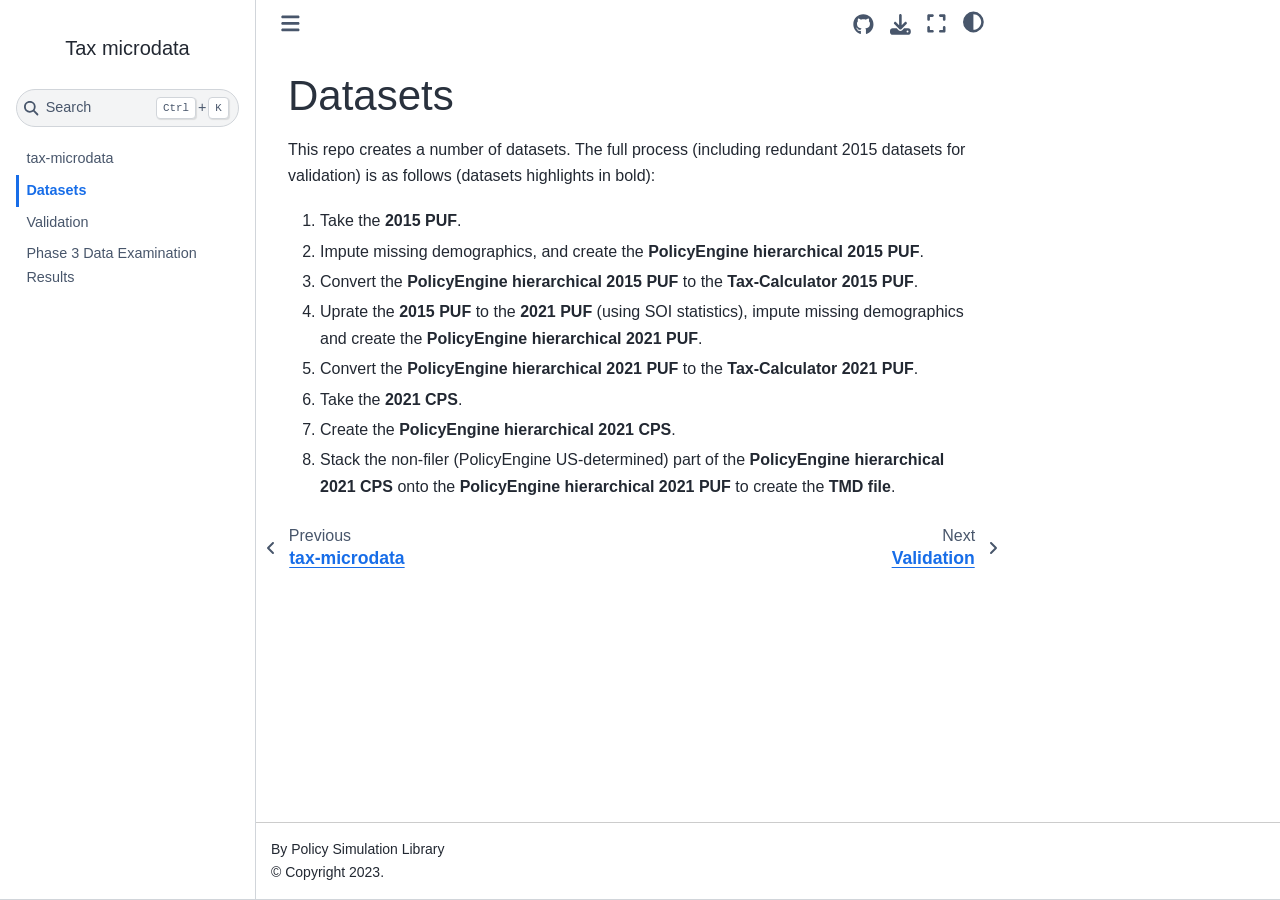
<file: datasets.html>
<!DOCTYPE html>


<html lang="en" data-content_root="./" >

  <head>
    <meta charset="utf-8" />
    <meta name="viewport" content="width=device-width, initial-scale=1.0" /><meta name="viewport" content="width=device-width, initial-scale=1" />

    <title>Datasets &#8212; Tax microdata</title>
  
  
  
  <script data-cfasync="false">
    document.documentElement.dataset.mode = localStorage.getItem("mode") || "";
    document.documentElement.dataset.theme = localStorage.getItem("theme") || "";
  </script>
  <!-- 
    this give us a css class that will be invisible only if js is disabled 
  -->
  <noscript>
    <style>
      .pst-js-only { display: none !important; }

    </style>
  </noscript>
  
  <!-- Loaded before other Sphinx assets -->
  <link href="_static/styles/theme.css?digest=26a4bc78f4c0ddb94549" rel="stylesheet" />
<link href="_static/styles/pydata-sphinx-theme.css?digest=26a4bc78f4c0ddb94549" rel="stylesheet" />

    <link rel="stylesheet" type="text/css" href="_static/pygments.css?v=fa44fd50" />
    <link rel="stylesheet" type="text/css" href="_static/styles/sphinx-book-theme.css?v=a3416100" />
    <link rel="stylesheet" type="text/css" href="_static/togglebutton.css?v=13237357" />
    <link rel="stylesheet" type="text/css" href="_static/copybutton.css?v=76b2166b" />
    <link rel="stylesheet" type="text/css" href="_static/mystnb.4510f1fc1dee50b3e5859aac5469c37c29e427902b24a333a5f9fcb2f0b3ac41.css" />
    <link rel="stylesheet" type="text/css" href="_static/sphinx-thebe.css?v=4fa983c6" />
    <link rel="stylesheet" type="text/css" href="_static/sphinx-design.min.css?v=95c83b7e" />
  
  <!-- So that users can add custom icons -->
  <script src="_static/scripts/fontawesome.js?digest=26a4bc78f4c0ddb94549"></script>
  <!-- Pre-loaded scripts that we'll load fully later -->
  <link rel="preload" as="script" href="_static/scripts/bootstrap.js?digest=26a4bc78f4c0ddb94549" />
<link rel="preload" as="script" href="_static/scripts/pydata-sphinx-theme.js?digest=26a4bc78f4c0ddb94549" />

    <script src="_static/documentation_options.js?v=9eb32ce0"></script>
    <script src="_static/doctools.js?v=9a2dae69"></script>
    <script src="_static/sphinx_highlight.js?v=dc90522c"></script>
    <script src="_static/clipboard.min.js?v=a7894cd8"></script>
    <script src="_static/copybutton.js?v=f281be69"></script>
    <script src="_static/scripts/sphinx-book-theme.js?v=887ef09a"></script>
    <script>let toggleHintShow = 'Click to show';</script>
    <script>let toggleHintHide = 'Click to hide';</script>
    <script>let toggleOpenOnPrint = 'true';</script>
    <script src="_static/togglebutton.js?v=4a39c7ea"></script>
    <script>var togglebuttonSelector = '.toggle, .admonition.dropdown';</script>
    <script src="_static/design-tabs.js?v=f930bc37"></script>
    <script>const THEBE_JS_URL = "https://unpkg.com/thebe@0.8.2/lib/index.js"; const thebe_selector = ".thebe,.cell"; const thebe_selector_input = "pre"; const thebe_selector_output = ".output, .cell_output"</script>
    <script async="async" src="_static/sphinx-thebe.js?v=c100c467"></script>
    <script>var togglebuttonSelector = '.toggle, .admonition.dropdown';</script>
    <script>const THEBE_JS_URL = "https://unpkg.com/thebe@0.8.2/lib/index.js"; const thebe_selector = ".thebe,.cell"; const thebe_selector_input = "pre"; const thebe_selector_output = ".output, .cell_output"</script>
    <script>DOCUMENTATION_OPTIONS.pagename = 'datasets';</script>
    <link rel="index" title="Index" href="genindex.html" />
    <link rel="search" title="Search" href="search.html" />
    <link rel="next" title="Validation" href="validation.html" />
    <link rel="prev" title="tax-microdata" href="intro.html" />
  <meta name="viewport" content="width=device-width, initial-scale=1"/>
  <meta name="docsearch:language" content="en"/>
  <meta name="docsearch:version" content="" />
  </head>
  
  
  <body data-bs-spy="scroll" data-bs-target=".bd-toc-nav" data-offset="180" data-bs-root-margin="0px 0px -60%" data-default-mode="">

  
  
  <div id="pst-skip-link" class="skip-link d-print-none"><a href="#main-content">Skip to main content</a></div>
  
  <div id="pst-scroll-pixel-helper"></div>
  
  <button type="button" class="btn rounded-pill" id="pst-back-to-top">
    <i class="fa-solid fa-arrow-up"></i>Back to top</button>

  
  <dialog id="pst-search-dialog">
    
<form class="bd-search d-flex align-items-center"
      action="search.html"
      method="get">
  <i class="fa-solid fa-magnifying-glass"></i>
  <input type="search"
         class="form-control"
         name="q"
         placeholder="Search this book..."
         aria-label="Search this book..."
         autocomplete="off"
         autocorrect="off"
         autocapitalize="off"
         spellcheck="false"/>
  <span class="search-button__kbd-shortcut"><kbd class="kbd-shortcut__modifier">Ctrl</kbd>+<kbd>K</kbd></span>
</form>
  </dialog>

  <div class="pst-async-banner-revealer d-none">
  <aside id="bd-header-version-warning" class="d-none d-print-none" aria-label="Version warning"></aside>
</div>

  
    <header class="bd-header navbar navbar-expand-lg bd-navbar d-print-none">
    </header>
  

  <div class="bd-container">
    <div class="bd-container__inner bd-page-width">
      
      
      
      <dialog id="pst-primary-sidebar-modal"></dialog>
      <div id="pst-primary-sidebar" class="bd-sidebar-primary bd-sidebar">
        

  
  <div class="sidebar-header-items sidebar-primary__section">
    
    
    
    
  </div>
  
    <div class="sidebar-primary-items__start sidebar-primary__section">
        <div class="sidebar-primary-item">

  
    
  

<a class="navbar-brand logo" href="intro.html">
  
  
  
  
  
  
    <p class="title logo__title">Tax microdata</p>
  
</a></div>
        <div class="sidebar-primary-item">

<button class="btn search-button-field search-button__button pst-js-only" title="Search" aria-label="Search" data-bs-placement="bottom" data-bs-toggle="tooltip">
 <i class="fa-solid fa-magnifying-glass"></i>
 <span class="search-button__default-text">Search</span>
 <span class="search-button__kbd-shortcut"><kbd class="kbd-shortcut__modifier">Ctrl</kbd>+<kbd class="kbd-shortcut__modifier">K</kbd></span>
</button></div>
        <div class="sidebar-primary-item"><nav class="bd-links bd-docs-nav" aria-label="Main">
    <div class="bd-toc-item navbar-nav active">
        
        <ul class="nav bd-sidenav bd-sidenav__home-link">
            <li class="toctree-l1">
                <a class="reference internal" href="intro.html">
                    tax-microdata
                </a>
            </li>
        </ul>
        <ul class="current nav bd-sidenav">
<li class="toctree-l1 current active"><a class="current reference internal" href="#">Datasets</a></li>
<li class="toctree-l1"><a class="reference internal" href="validation.html">Validation</a></li>
<li class="toctree-l1"><a class="reference internal" href="examination.html">Phase 3 Data Examination Results</a></li>
</ul>

    </div>
</nav></div>
    </div>
  
  
  <div class="sidebar-primary-items__end sidebar-primary__section">
  </div>
  
  <div id="rtd-footer-container"></div>


      </div>
      
      <main id="main-content" class="bd-main" role="main">
        
        

<div class="sbt-scroll-pixel-helper"></div>

          <div class="bd-content">
            <div class="bd-article-container">
              
              <div class="bd-header-article d-print-none">
<div class="header-article-items header-article__inner">
  
    <div class="header-article-items__start">
      
        <div class="header-article-item"><button class="sidebar-toggle primary-toggle btn btn-sm" title="Toggle primary sidebar" data-bs-placement="bottom" data-bs-toggle="tooltip">
  <span class="fa-solid fa-bars"></span>
</button></div>
      
    </div>
  
  
    <div class="header-article-items__end">
      
        <div class="header-article-item">

<div class="article-header-buttons">





<div class="dropdown dropdown-source-buttons">
  <button class="btn dropdown-toggle" type="button" data-bs-toggle="dropdown" aria-expanded="false" aria-label="Source repositories">
    <i class="fab fa-github"></i>
  </button>
  <ul class="dropdown-menu">
      
      
      
      <li><a href="https://github.com/pslmodels/tax-microdata-benchmarking" target="_blank"
   class="btn btn-sm btn-source-repository-button dropdown-item"
   title="Source repository"
   data-bs-placement="left" data-bs-toggle="tooltip"
>
  

<span class="btn__icon-container">
  <i class="fab fa-github"></i>
  </span>
<span class="btn__text-container">Repository</span>
</a>
</li>
      
      
      
      
      <li><a href="https://github.com/pslmodels/tax-microdata-benchmarking/issues/new?title=Issue%20on%20page%20%2Fdatasets.html&body=Your%20issue%20content%20here." target="_blank"
   class="btn btn-sm btn-source-issues-button dropdown-item"
   title="Open an issue"
   data-bs-placement="left" data-bs-toggle="tooltip"
>
  

<span class="btn__icon-container">
  <i class="fas fa-lightbulb"></i>
  </span>
<span class="btn__text-container">Open issue</span>
</a>
</li>
      
  </ul>
</div>






<div class="dropdown dropdown-download-buttons">
  <button class="btn dropdown-toggle" type="button" data-bs-toggle="dropdown" aria-expanded="false" aria-label="Download this page">
    <i class="fas fa-download"></i>
  </button>
  <ul class="dropdown-menu">
      
      
      
      <li><a href="_sources/datasets.md" target="_blank"
   class="btn btn-sm btn-download-source-button dropdown-item"
   title="Download source file"
   data-bs-placement="left" data-bs-toggle="tooltip"
>
  

<span class="btn__icon-container">
  <i class="fas fa-file"></i>
  </span>
<span class="btn__text-container">.md</span>
</a>
</li>
      
      
      
      
      <li>
<button onclick="window.print()"
  class="btn btn-sm btn-download-pdf-button dropdown-item"
  title="Print to PDF"
  data-bs-placement="left" data-bs-toggle="tooltip"
>
  

<span class="btn__icon-container">
  <i class="fas fa-file-pdf"></i>
  </span>
<span class="btn__text-container">.pdf</span>
</button>
</li>
      
  </ul>
</div>




<button onclick="toggleFullScreen()"
  class="btn btn-sm btn-fullscreen-button"
  title="Fullscreen mode"
  data-bs-placement="bottom" data-bs-toggle="tooltip"
>
  

<span class="btn__icon-container">
  <i class="fas fa-expand"></i>
  </span>

</button>



<button class="btn btn-sm nav-link pst-navbar-icon theme-switch-button pst-js-only" aria-label="Color mode" data-bs-title="Color mode"  data-bs-placement="bottom" data-bs-toggle="tooltip">
  <i class="theme-switch fa-solid fa-sun                fa-lg" data-mode="light" title="Light"></i>
  <i class="theme-switch fa-solid fa-moon               fa-lg" data-mode="dark"  title="Dark"></i>
  <i class="theme-switch fa-solid fa-circle-half-stroke fa-lg" data-mode="auto"  title="System Settings"></i>
</button>


<button class="btn btn-sm pst-navbar-icon search-button search-button__button pst-js-only" title="Search" aria-label="Search" data-bs-placement="bottom" data-bs-toggle="tooltip">
    <i class="fa-solid fa-magnifying-glass fa-lg"></i>
</button>

</div></div>
      
    </div>
  
</div>
</div>
              
              

<div id="jb-print-docs-body" class="onlyprint">
    <h1>Datasets</h1>
    <!-- Table of contents -->
    <div id="print-main-content">
        <div id="jb-print-toc">
            
        </div>
    </div>
</div>

              
                
<div id="searchbox"></div>
                <article class="bd-article">
                  
  <section class="tex2jax_ignore mathjax_ignore" id="datasets">
<h1>Datasets<a class="headerlink" href="#datasets" title="Link to this heading">#</a></h1>
<p>This repo creates a number of datasets. The full process (including redundant 2015 datasets for validation) is as follows (datasets highlights in bold):</p>
<ol class="arabic simple">
<li><p>Take the <strong>2015 PUF</strong>.</p></li>
<li><p>Impute missing demographics, and create the <strong>PolicyEngine hierarchical 2015 PUF</strong>.</p></li>
<li><p>Convert the <strong>PolicyEngine hierarchical 2015 PUF</strong> to the <strong>Tax-Calculator 2015 PUF</strong>.</p></li>
<li><p>Uprate the <strong>2015 PUF</strong> to the <strong>2021 PUF</strong> (using SOI statistics), impute missing demographics and create the <strong>PolicyEngine hierarchical 2021 PUF</strong>.</p></li>
<li><p>Convert the <strong>PolicyEngine hierarchical 2021 PUF</strong> to the <strong>Tax-Calculator 2021 PUF</strong>.</p></li>
<li><p>Take the <strong>2021 CPS</strong>.</p></li>
<li><p>Create the <strong>PolicyEngine hierarchical 2021 CPS</strong>.</p></li>
<li><p>Stack the non-filer (PolicyEngine US-determined) part of the <strong>PolicyEngine hierarchical 2021 CPS</strong> onto the <strong>PolicyEngine hierarchical 2021 PUF</strong> to create the <strong>TMD file</strong>.</p></li>
</ol>
</section>

    <script type="text/x-thebe-config">
    {
        requestKernel: true,
        binderOptions: {
            repo: "binder-examples/jupyter-stacks-datascience",
            ref: "master",
        },
        codeMirrorConfig: {
            theme: "abcdef",
            mode: "python"
        },
        kernelOptions: {
            name: "python3",
            path: "./."
        },
        predefinedOutput: true
    }
    </script>
    <script>kernelName = 'python3'</script>

                </article>
              

              
              
              
              
                <footer class="prev-next-footer d-print-none">
                  
<div class="prev-next-area">
    <a class="left-prev"
       href="intro.html"
       title="previous page">
      <i class="fa-solid fa-angle-left"></i>
      <div class="prev-next-info">
        <p class="prev-next-subtitle">previous</p>
        <p class="prev-next-title">tax-microdata</p>
      </div>
    </a>
    <a class="right-next"
       href="validation.html"
       title="next page">
      <div class="prev-next-info">
        <p class="prev-next-subtitle">next</p>
        <p class="prev-next-title">Validation</p>
      </div>
      <i class="fa-solid fa-angle-right"></i>
    </a>
</div>
                </footer>
              
            </div>
            
            
              
            
          </div>
          <footer class="bd-footer-content">
            
<div class="bd-footer-content__inner container">
  
  <div class="footer-item">
    
<p class="component-author">
By Policy Simulation Library
</p>

  </div>
  
  <div class="footer-item">
    

  <p class="copyright">
    
      © Copyright 2023.
      <br/>
    
  </p>

  </div>
  
  <div class="footer-item">
    
  </div>
  
  <div class="footer-item">
    
  </div>
  
</div>
          </footer>
        

      </main>
    </div>
  </div>
  
  <!-- Scripts loaded after <body> so the DOM is not blocked -->
  <script defer src="_static/scripts/bootstrap.js?digest=26a4bc78f4c0ddb94549"></script>
<script defer src="_static/scripts/pydata-sphinx-theme.js?digest=26a4bc78f4c0ddb94549"></script>

  <footer class="bd-footer">
  </footer>
  </body>
</html>
</file>
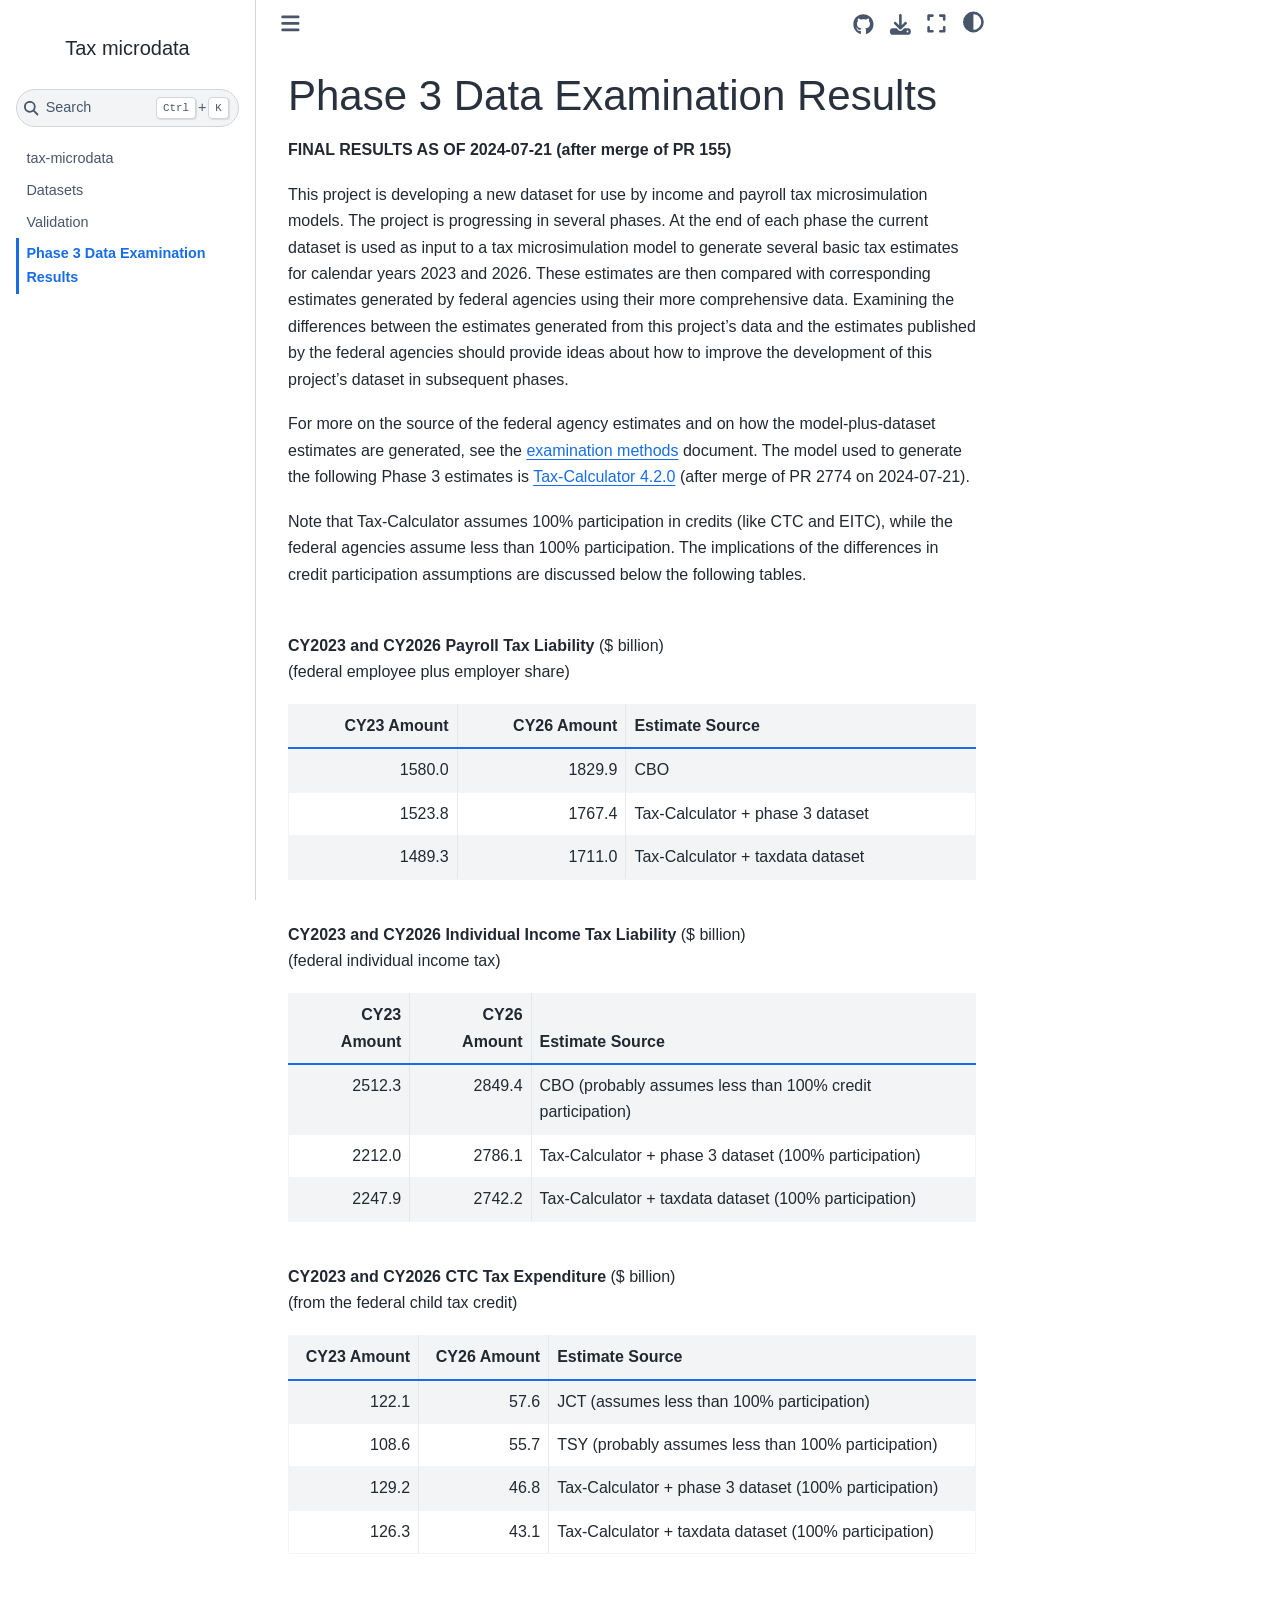
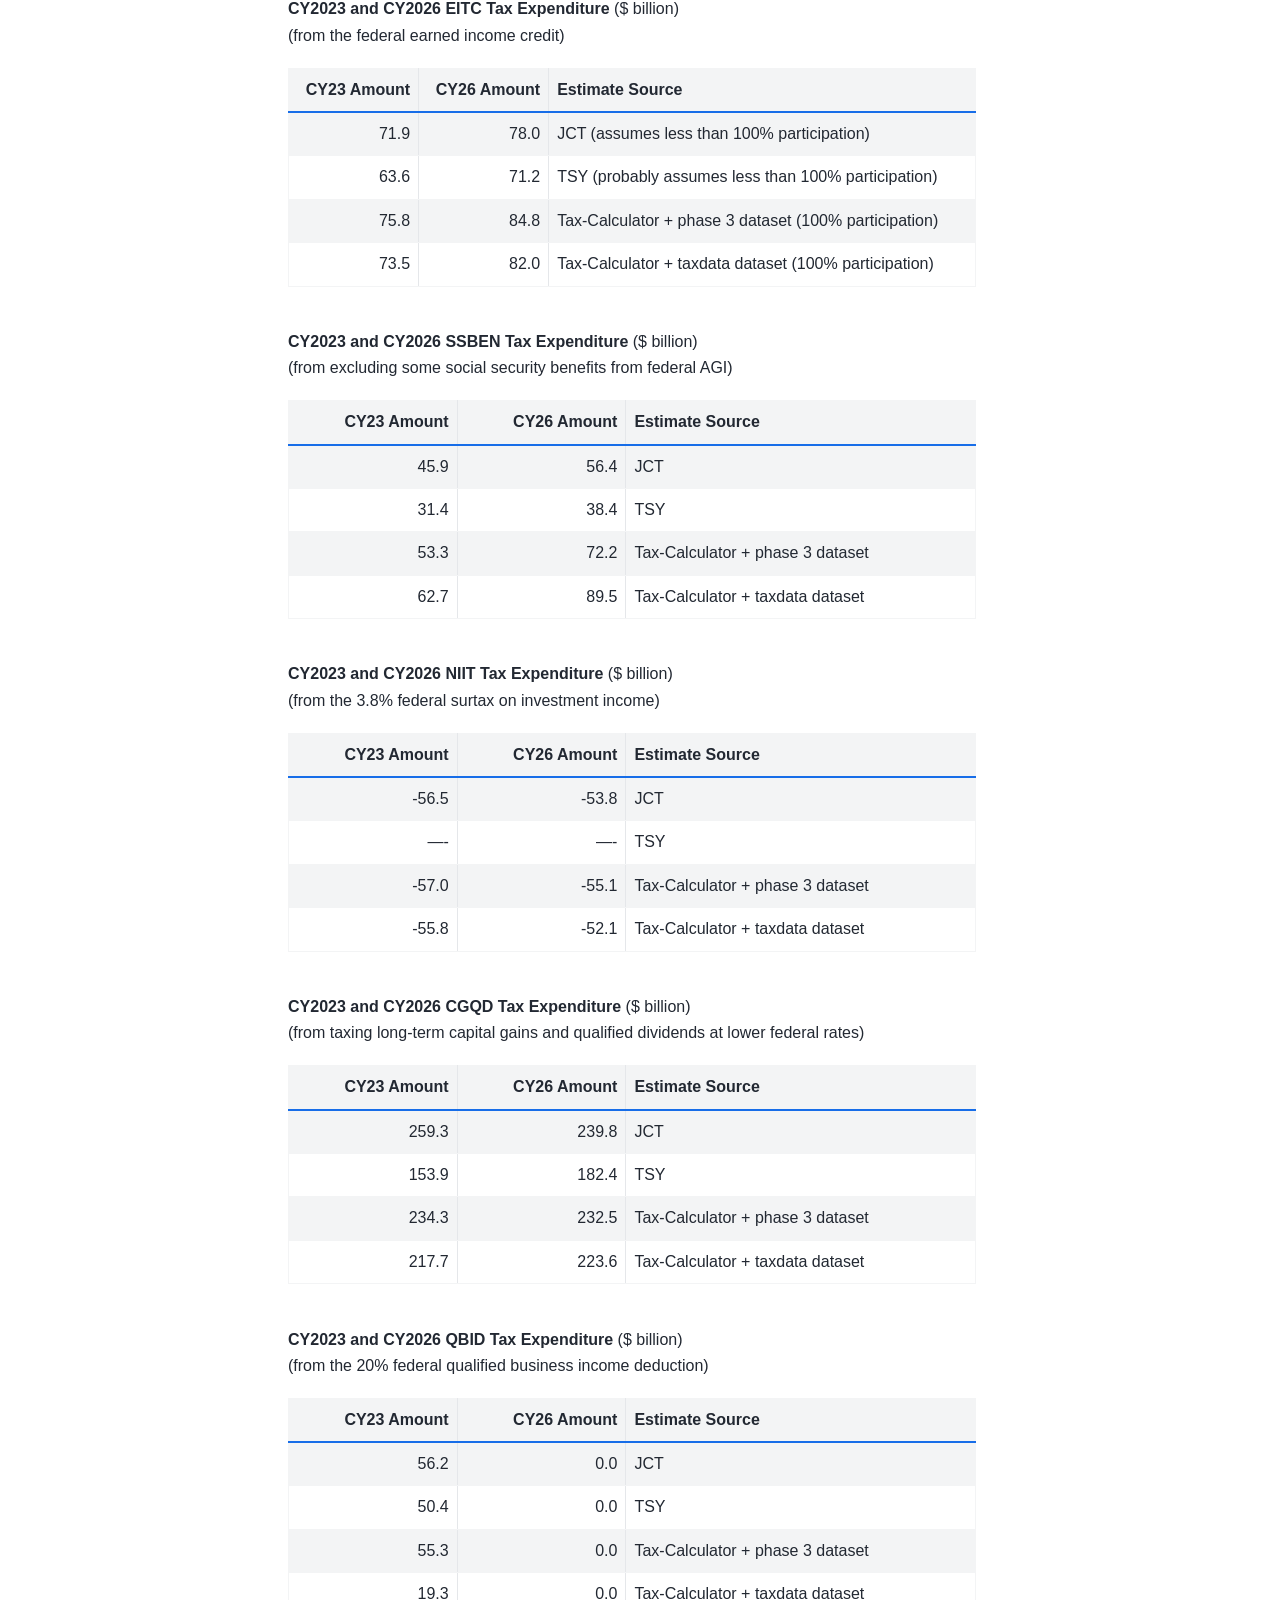
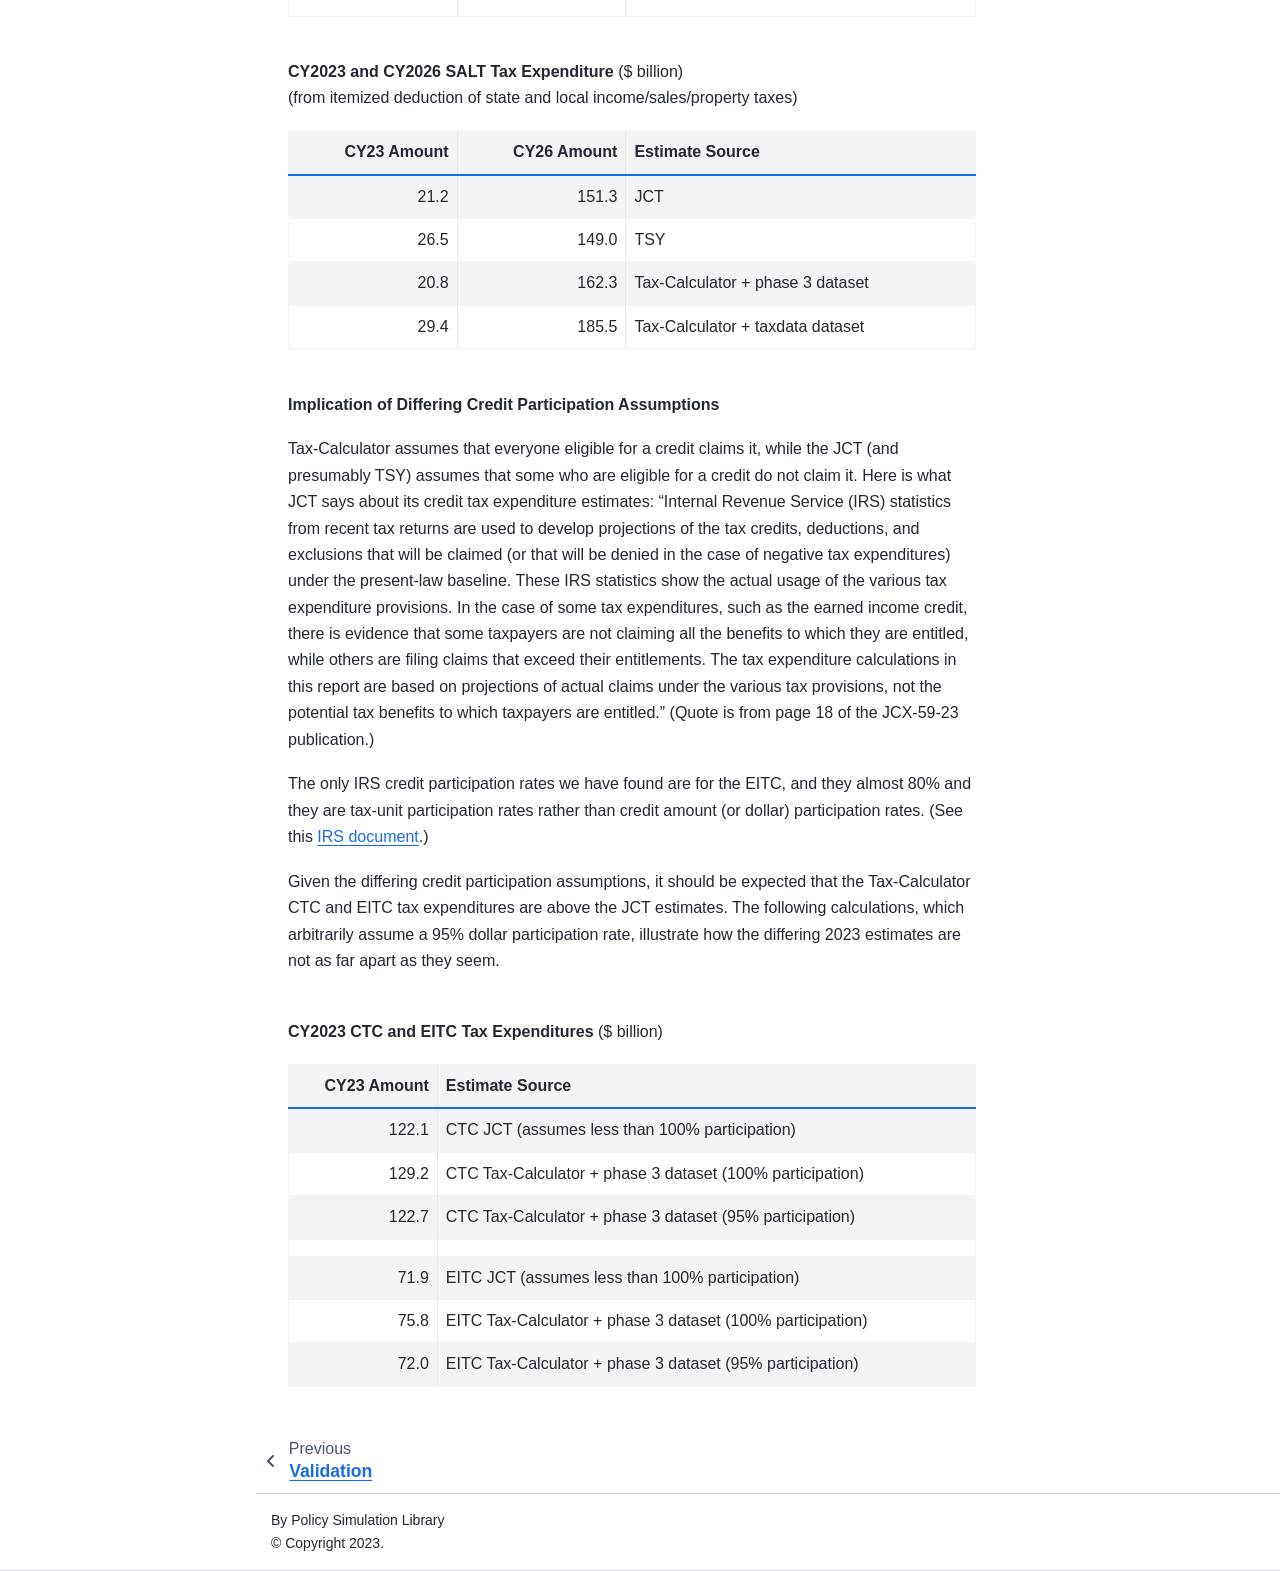
<file: examination.html>
<!DOCTYPE html>


<html lang="en" data-content_root="./" >

  <head>
    <meta charset="utf-8" />
    <meta name="viewport" content="width=device-width, initial-scale=1.0" /><meta name="viewport" content="width=device-width, initial-scale=1" />

    <title>Phase 3 Data Examination Results &#8212; Tax microdata</title>
  
  
  
  <script data-cfasync="false">
    document.documentElement.dataset.mode = localStorage.getItem("mode") || "";
    document.documentElement.dataset.theme = localStorage.getItem("theme") || "";
  </script>
  <!-- 
    this give us a css class that will be invisible only if js is disabled 
  -->
  <noscript>
    <style>
      .pst-js-only { display: none !important; }

    </style>
  </noscript>
  
  <!-- Loaded before other Sphinx assets -->
  <link href="_static/styles/theme.css?digest=26a4bc78f4c0ddb94549" rel="stylesheet" />
<link href="_static/styles/pydata-sphinx-theme.css?digest=26a4bc78f4c0ddb94549" rel="stylesheet" />

    <link rel="stylesheet" type="text/css" href="_static/pygments.css?v=fa44fd50" />
    <link rel="stylesheet" type="text/css" href="_static/styles/sphinx-book-theme.css?v=a3416100" />
    <link rel="stylesheet" type="text/css" href="_static/togglebutton.css?v=13237357" />
    <link rel="stylesheet" type="text/css" href="_static/copybutton.css?v=76b2166b" />
    <link rel="stylesheet" type="text/css" href="_static/mystnb.4510f1fc1dee50b3e5859aac5469c37c29e427902b24a333a5f9fcb2f0b3ac41.css" />
    <link rel="stylesheet" type="text/css" href="_static/sphinx-thebe.css?v=4fa983c6" />
    <link rel="stylesheet" type="text/css" href="_static/sphinx-design.min.css?v=95c83b7e" />
  
  <!-- So that users can add custom icons -->
  <script src="_static/scripts/fontawesome.js?digest=26a4bc78f4c0ddb94549"></script>
  <!-- Pre-loaded scripts that we'll load fully later -->
  <link rel="preload" as="script" href="_static/scripts/bootstrap.js?digest=26a4bc78f4c0ddb94549" />
<link rel="preload" as="script" href="_static/scripts/pydata-sphinx-theme.js?digest=26a4bc78f4c0ddb94549" />

    <script src="_static/documentation_options.js?v=9eb32ce0"></script>
    <script src="_static/doctools.js?v=9a2dae69"></script>
    <script src="_static/sphinx_highlight.js?v=dc90522c"></script>
    <script src="_static/clipboard.min.js?v=a7894cd8"></script>
    <script src="_static/copybutton.js?v=f281be69"></script>
    <script src="_static/scripts/sphinx-book-theme.js?v=887ef09a"></script>
    <script>let toggleHintShow = 'Click to show';</script>
    <script>let toggleHintHide = 'Click to hide';</script>
    <script>let toggleOpenOnPrint = 'true';</script>
    <script src="_static/togglebutton.js?v=4a39c7ea"></script>
    <script>var togglebuttonSelector = '.toggle, .admonition.dropdown';</script>
    <script src="_static/design-tabs.js?v=f930bc37"></script>
    <script>const THEBE_JS_URL = "https://unpkg.com/thebe@0.8.2/lib/index.js"; const thebe_selector = ".thebe,.cell"; const thebe_selector_input = "pre"; const thebe_selector_output = ".output, .cell_output"</script>
    <script async="async" src="_static/sphinx-thebe.js?v=c100c467"></script>
    <script>var togglebuttonSelector = '.toggle, .admonition.dropdown';</script>
    <script>const THEBE_JS_URL = "https://unpkg.com/thebe@0.8.2/lib/index.js"; const thebe_selector = ".thebe,.cell"; const thebe_selector_input = "pre"; const thebe_selector_output = ".output, .cell_output"</script>
    <script>DOCUMENTATION_OPTIONS.pagename = 'examination';</script>
    <link rel="index" title="Index" href="genindex.html" />
    <link rel="search" title="Search" href="search.html" />
    <link rel="prev" title="Validation" href="validation.html" />
  <meta name="viewport" content="width=device-width, initial-scale=1"/>
  <meta name="docsearch:language" content="en"/>
  <meta name="docsearch:version" content="" />
  </head>
  
  
  <body data-bs-spy="scroll" data-bs-target=".bd-toc-nav" data-offset="180" data-bs-root-margin="0px 0px -60%" data-default-mode="">

  
  
  <div id="pst-skip-link" class="skip-link d-print-none"><a href="#main-content">Skip to main content</a></div>
  
  <div id="pst-scroll-pixel-helper"></div>
  
  <button type="button" class="btn rounded-pill" id="pst-back-to-top">
    <i class="fa-solid fa-arrow-up"></i>Back to top</button>

  
  <dialog id="pst-search-dialog">
    
<form class="bd-search d-flex align-items-center"
      action="search.html"
      method="get">
  <i class="fa-solid fa-magnifying-glass"></i>
  <input type="search"
         class="form-control"
         name="q"
         placeholder="Search this book..."
         aria-label="Search this book..."
         autocomplete="off"
         autocorrect="off"
         autocapitalize="off"
         spellcheck="false"/>
  <span class="search-button__kbd-shortcut"><kbd class="kbd-shortcut__modifier">Ctrl</kbd>+<kbd>K</kbd></span>
</form>
  </dialog>

  <div class="pst-async-banner-revealer d-none">
  <aside id="bd-header-version-warning" class="d-none d-print-none" aria-label="Version warning"></aside>
</div>

  
    <header class="bd-header navbar navbar-expand-lg bd-navbar d-print-none">
    </header>
  

  <div class="bd-container">
    <div class="bd-container__inner bd-page-width">
      
      
      
      <dialog id="pst-primary-sidebar-modal"></dialog>
      <div id="pst-primary-sidebar" class="bd-sidebar-primary bd-sidebar">
        

  
  <div class="sidebar-header-items sidebar-primary__section">
    
    
    
    
  </div>
  
    <div class="sidebar-primary-items__start sidebar-primary__section">
        <div class="sidebar-primary-item">

  
    
  

<a class="navbar-brand logo" href="intro.html">
  
  
  
  
  
  
    <p class="title logo__title">Tax microdata</p>
  
</a></div>
        <div class="sidebar-primary-item">

<button class="btn search-button-field search-button__button pst-js-only" title="Search" aria-label="Search" data-bs-placement="bottom" data-bs-toggle="tooltip">
 <i class="fa-solid fa-magnifying-glass"></i>
 <span class="search-button__default-text">Search</span>
 <span class="search-button__kbd-shortcut"><kbd class="kbd-shortcut__modifier">Ctrl</kbd>+<kbd class="kbd-shortcut__modifier">K</kbd></span>
</button></div>
        <div class="sidebar-primary-item"><nav class="bd-links bd-docs-nav" aria-label="Main">
    <div class="bd-toc-item navbar-nav active">
        
        <ul class="nav bd-sidenav bd-sidenav__home-link">
            <li class="toctree-l1">
                <a class="reference internal" href="intro.html">
                    tax-microdata
                </a>
            </li>
        </ul>
        <ul class="current nav bd-sidenav">
<li class="toctree-l1"><a class="reference internal" href="datasets.html">Datasets</a></li>
<li class="toctree-l1"><a class="reference internal" href="validation.html">Validation</a></li>
<li class="toctree-l1 current active"><a class="current reference internal" href="#">Phase 3 Data Examination Results</a></li>
</ul>

    </div>
</nav></div>
    </div>
  
  
  <div class="sidebar-primary-items__end sidebar-primary__section">
  </div>
  
  <div id="rtd-footer-container"></div>


      </div>
      
      <main id="main-content" class="bd-main" role="main">
        
        

<div class="sbt-scroll-pixel-helper"></div>

          <div class="bd-content">
            <div class="bd-article-container">
              
              <div class="bd-header-article d-print-none">
<div class="header-article-items header-article__inner">
  
    <div class="header-article-items__start">
      
        <div class="header-article-item"><button class="sidebar-toggle primary-toggle btn btn-sm" title="Toggle primary sidebar" data-bs-placement="bottom" data-bs-toggle="tooltip">
  <span class="fa-solid fa-bars"></span>
</button></div>
      
    </div>
  
  
    <div class="header-article-items__end">
      
        <div class="header-article-item">

<div class="article-header-buttons">





<div class="dropdown dropdown-source-buttons">
  <button class="btn dropdown-toggle" type="button" data-bs-toggle="dropdown" aria-expanded="false" aria-label="Source repositories">
    <i class="fab fa-github"></i>
  </button>
  <ul class="dropdown-menu">
      
      
      
      <li><a href="https://github.com/pslmodels/tax-microdata-benchmarking" target="_blank"
   class="btn btn-sm btn-source-repository-button dropdown-item"
   title="Source repository"
   data-bs-placement="left" data-bs-toggle="tooltip"
>
  

<span class="btn__icon-container">
  <i class="fab fa-github"></i>
  </span>
<span class="btn__text-container">Repository</span>
</a>
</li>
      
      
      
      
      <li><a href="https://github.com/pslmodels/tax-microdata-benchmarking/issues/new?title=Issue%20on%20page%20%2Fexamination.html&body=Your%20issue%20content%20here." target="_blank"
   class="btn btn-sm btn-source-issues-button dropdown-item"
   title="Open an issue"
   data-bs-placement="left" data-bs-toggle="tooltip"
>
  

<span class="btn__icon-container">
  <i class="fas fa-lightbulb"></i>
  </span>
<span class="btn__text-container">Open issue</span>
</a>
</li>
      
  </ul>
</div>






<div class="dropdown dropdown-download-buttons">
  <button class="btn dropdown-toggle" type="button" data-bs-toggle="dropdown" aria-expanded="false" aria-label="Download this page">
    <i class="fas fa-download"></i>
  </button>
  <ul class="dropdown-menu">
      
      
      
      <li><a href="_sources/examination.md" target="_blank"
   class="btn btn-sm btn-download-source-button dropdown-item"
   title="Download source file"
   data-bs-placement="left" data-bs-toggle="tooltip"
>
  

<span class="btn__icon-container">
  <i class="fas fa-file"></i>
  </span>
<span class="btn__text-container">.md</span>
</a>
</li>
      
      
      
      
      <li>
<button onclick="window.print()"
  class="btn btn-sm btn-download-pdf-button dropdown-item"
  title="Print to PDF"
  data-bs-placement="left" data-bs-toggle="tooltip"
>
  

<span class="btn__icon-container">
  <i class="fas fa-file-pdf"></i>
  </span>
<span class="btn__text-container">.pdf</span>
</button>
</li>
      
  </ul>
</div>




<button onclick="toggleFullScreen()"
  class="btn btn-sm btn-fullscreen-button"
  title="Fullscreen mode"
  data-bs-placement="bottom" data-bs-toggle="tooltip"
>
  

<span class="btn__icon-container">
  <i class="fas fa-expand"></i>
  </span>

</button>



<button class="btn btn-sm nav-link pst-navbar-icon theme-switch-button pst-js-only" aria-label="Color mode" data-bs-title="Color mode"  data-bs-placement="bottom" data-bs-toggle="tooltip">
  <i class="theme-switch fa-solid fa-sun                fa-lg" data-mode="light" title="Light"></i>
  <i class="theme-switch fa-solid fa-moon               fa-lg" data-mode="dark"  title="Dark"></i>
  <i class="theme-switch fa-solid fa-circle-half-stroke fa-lg" data-mode="auto"  title="System Settings"></i>
</button>


<button class="btn btn-sm pst-navbar-icon search-button search-button__button pst-js-only" title="Search" aria-label="Search" data-bs-placement="bottom" data-bs-toggle="tooltip">
    <i class="fa-solid fa-magnifying-glass fa-lg"></i>
</button>

</div></div>
      
    </div>
  
</div>
</div>
              
              

<div id="jb-print-docs-body" class="onlyprint">
    <h1>Phase 3 Data Examination Results</h1>
    <!-- Table of contents -->
    <div id="print-main-content">
        <div id="jb-print-toc">
            
        </div>
    </div>
</div>

              
                
<div id="searchbox"></div>
                <article class="bd-article">
                  
  <section class="tex2jax_ignore mathjax_ignore" id="phase-3-data-examination-results">
<h1>Phase 3 Data Examination Results<a class="headerlink" href="#phase-3-data-examination-results" title="Link to this heading">#</a></h1>
<p><strong>FINAL RESULTS AS OF 2024-07-21 (after merge of PR 155)</strong></p>
<p>This project is developing a new dataset for use by income and payroll
tax microsimulation models.  The project is progressing in several
phases.  At the end of each phase the current dataset is used as input
to a tax microsimulation model to generate several basic tax
estimates for calendar years 2023 and 2026.  These estimates are
then compared with corresponding estimates generated by federal
agencies using their more comprehensive data.  Examining the
differences between the estimates generated from this project’s data
and the estimates published by the federal agencies should provide
ideas about how to improve the development of this project’s dataset
in subsequent phases.</p>
<p>For more on the source of the federal agency estimates and on how the
model-plus-dataset estimates are generated, see the <a class="reference internal" href="#./methods.md"><span class="xref myst">examination
methods</span></a> document.  The model used to generate the
following Phase 3 estimates is <a class="reference internal" href="#(https://github.com/PSLmodels/Tax-Calculator)"><span class="xref myst">Tax-Calculator
4.2.0</span></a> (after merge of
PR 2774 on 2024-07-21).</p>
<p>Note that Tax-Calculator assumes 100% participation in credits (like
CTC and EITC), while the federal agencies assume less than 100%
participation.  The implications of the differences in credit
participation assumptions are discussed below the following tables.</p>
<br>
<p><strong>CY2023 and CY2026 Payroll Tax Liability</strong> ($ billion)<br>
(federal employee plus employer share)</p>
<div class="pst-scrollable-table-container"><table class="table">
<thead>
<tr class="row-odd"><th class="head text-right"><p>CY23 Amount</p></th>
<th class="head text-right"><p>CY26 Amount</p></th>
<th class="head text-left"><p>Estimate Source</p></th>
</tr>
</thead>
<tbody>
<tr class="row-even"><td class="text-right"><p>1580.0</p></td>
<td class="text-right"><p>1829.9</p></td>
<td class="text-left"><p>CBO</p></td>
</tr>
<tr class="row-odd"><td class="text-right"><p>1523.8</p></td>
<td class="text-right"><p>1767.4</p></td>
<td class="text-left"><p>Tax-Calculator + phase 3 dataset</p></td>
</tr>
<tr class="row-even"><td class="text-right"><p>1489.3</p></td>
<td class="text-right"><p>1711.0</p></td>
<td class="text-left"><p>Tax-Calculator + taxdata dataset</p></td>
</tr>
</tbody>
</table>
</div>
<br>
<p><strong>CY2023 and CY2026 Individual Income Tax Liability</strong> ($ billion)<br>
(federal individual income tax)</p>
<div class="pst-scrollable-table-container"><table class="table">
<thead>
<tr class="row-odd"><th class="head text-right"><p>CY23 Amount</p></th>
<th class="head text-right"><p>CY26 Amount</p></th>
<th class="head text-left"><p>Estimate Source</p></th>
</tr>
</thead>
<tbody>
<tr class="row-even"><td class="text-right"><p>2512.3</p></td>
<td class="text-right"><p>2849.4</p></td>
<td class="text-left"><p>CBO (probably assumes less than 100% credit participation)</p></td>
</tr>
<tr class="row-odd"><td class="text-right"><p>2212.0</p></td>
<td class="text-right"><p>2786.1</p></td>
<td class="text-left"><p>Tax-Calculator + phase 3 dataset (100% participation)</p></td>
</tr>
<tr class="row-even"><td class="text-right"><p>2247.9</p></td>
<td class="text-right"><p>2742.2</p></td>
<td class="text-left"><p>Tax-Calculator + taxdata dataset (100% participation)</p></td>
</tr>
</tbody>
</table>
</div>
<br>
<p><strong>CY2023 and CY2026 CTC Tax Expenditure</strong> ($ billion)<br>
(from the federal child tax credit)</p>
<div class="pst-scrollable-table-container"><table class="table">
<thead>
<tr class="row-odd"><th class="head text-right"><p>CY23 Amount</p></th>
<th class="head text-right"><p>CY26 Amount</p></th>
<th class="head text-left"><p>Estimate Source</p></th>
</tr>
</thead>
<tbody>
<tr class="row-even"><td class="text-right"><p>122.1</p></td>
<td class="text-right"><p>57.6</p></td>
<td class="text-left"><p>JCT (assumes less than 100% participation)</p></td>
</tr>
<tr class="row-odd"><td class="text-right"><p>108.6</p></td>
<td class="text-right"><p>55.7</p></td>
<td class="text-left"><p>TSY (probably assumes less than 100% participation)</p></td>
</tr>
<tr class="row-even"><td class="text-right"><p>129.2</p></td>
<td class="text-right"><p>46.8</p></td>
<td class="text-left"><p>Tax-Calculator + phase 3 dataset (100% participation)</p></td>
</tr>
<tr class="row-odd"><td class="text-right"><p>126.3</p></td>
<td class="text-right"><p>43.1</p></td>
<td class="text-left"><p>Tax-Calculator + taxdata dataset (100% participation)</p></td>
</tr>
</tbody>
</table>
</div>
<br>
<p><strong>CY2023 and CY2026 EITC Tax Expenditure</strong> ($ billion)<br>
(from the federal earned income credit)</p>
<div class="pst-scrollable-table-container"><table class="table">
<thead>
<tr class="row-odd"><th class="head text-right"><p>CY23 Amount</p></th>
<th class="head text-right"><p>CY26 Amount</p></th>
<th class="head text-left"><p>Estimate Source</p></th>
</tr>
</thead>
<tbody>
<tr class="row-even"><td class="text-right"><p>71.9</p></td>
<td class="text-right"><p>78.0</p></td>
<td class="text-left"><p>JCT (assumes less than 100% participation)</p></td>
</tr>
<tr class="row-odd"><td class="text-right"><p>63.6</p></td>
<td class="text-right"><p>71.2</p></td>
<td class="text-left"><p>TSY (probably assumes less than 100% participation)</p></td>
</tr>
<tr class="row-even"><td class="text-right"><p>75.8</p></td>
<td class="text-right"><p>84.8</p></td>
<td class="text-left"><p>Tax-Calculator + phase 3 dataset (100% participation)</p></td>
</tr>
<tr class="row-odd"><td class="text-right"><p>73.5</p></td>
<td class="text-right"><p>82.0</p></td>
<td class="text-left"><p>Tax-Calculator + taxdata dataset (100% participation)</p></td>
</tr>
</tbody>
</table>
</div>
<br>
<p><strong>CY2023 and CY2026 SSBEN Tax Expenditure</strong> ($ billion)<br>
(from excluding some social security benefits from federal AGI)</p>
<div class="pst-scrollable-table-container"><table class="table">
<thead>
<tr class="row-odd"><th class="head text-right"><p>CY23 Amount</p></th>
<th class="head text-right"><p>CY26 Amount</p></th>
<th class="head text-left"><p>Estimate Source</p></th>
</tr>
</thead>
<tbody>
<tr class="row-even"><td class="text-right"><p>45.9</p></td>
<td class="text-right"><p>56.4</p></td>
<td class="text-left"><p>JCT</p></td>
</tr>
<tr class="row-odd"><td class="text-right"><p>31.4</p></td>
<td class="text-right"><p>38.4</p></td>
<td class="text-left"><p>TSY</p></td>
</tr>
<tr class="row-even"><td class="text-right"><p>53.3</p></td>
<td class="text-right"><p>72.2</p></td>
<td class="text-left"><p>Tax-Calculator + phase 3 dataset</p></td>
</tr>
<tr class="row-odd"><td class="text-right"><p>62.7</p></td>
<td class="text-right"><p>89.5</p></td>
<td class="text-left"><p>Tax-Calculator + taxdata dataset</p></td>
</tr>
</tbody>
</table>
</div>
<br>
<p><strong>CY2023 and CY2026 NIIT Tax Expenditure</strong> ($ billion)<br>
(from the 3.8% federal surtax on investment income)</p>
<div class="pst-scrollable-table-container"><table class="table">
<thead>
<tr class="row-odd"><th class="head text-right"><p>CY23 Amount</p></th>
<th class="head text-right"><p>CY26 Amount</p></th>
<th class="head text-left"><p>Estimate Source</p></th>
</tr>
</thead>
<tbody>
<tr class="row-even"><td class="text-right"><p>-56.5</p></td>
<td class="text-right"><p>-53.8</p></td>
<td class="text-left"><p>JCT</p></td>
</tr>
<tr class="row-odd"><td class="text-right"><p>—-</p></td>
<td class="text-right"><p>—-</p></td>
<td class="text-left"><p>TSY</p></td>
</tr>
<tr class="row-even"><td class="text-right"><p>-57.0</p></td>
<td class="text-right"><p>-55.1</p></td>
<td class="text-left"><p>Tax-Calculator + phase 3 dataset</p></td>
</tr>
<tr class="row-odd"><td class="text-right"><p>-55.8</p></td>
<td class="text-right"><p>-52.1</p></td>
<td class="text-left"><p>Tax-Calculator + taxdata dataset</p></td>
</tr>
</tbody>
</table>
</div>
<br>
<p><strong>CY2023 and CY2026 CGQD Tax Expenditure</strong> ($ billion)<br>
(from taxing long-term capital gains and qualified dividends at lower federal rates)</p>
<div class="pst-scrollable-table-container"><table class="table">
<thead>
<tr class="row-odd"><th class="head text-right"><p>CY23 Amount</p></th>
<th class="head text-right"><p>CY26 Amount</p></th>
<th class="head text-left"><p>Estimate Source</p></th>
</tr>
</thead>
<tbody>
<tr class="row-even"><td class="text-right"><p>259.3</p></td>
<td class="text-right"><p>239.8</p></td>
<td class="text-left"><p>JCT</p></td>
</tr>
<tr class="row-odd"><td class="text-right"><p>153.9</p></td>
<td class="text-right"><p>182.4</p></td>
<td class="text-left"><p>TSY</p></td>
</tr>
<tr class="row-even"><td class="text-right"><p>234.3</p></td>
<td class="text-right"><p>232.5</p></td>
<td class="text-left"><p>Tax-Calculator + phase 3 dataset</p></td>
</tr>
<tr class="row-odd"><td class="text-right"><p>217.7</p></td>
<td class="text-right"><p>223.6</p></td>
<td class="text-left"><p>Tax-Calculator + taxdata dataset</p></td>
</tr>
</tbody>
</table>
</div>
<br>
<p><strong>CY2023 and CY2026 QBID Tax Expenditure</strong> ($ billion)<br>
(from the 20% federal qualified business income deduction)</p>
<div class="pst-scrollable-table-container"><table class="table">
<thead>
<tr class="row-odd"><th class="head text-right"><p>CY23 Amount</p></th>
<th class="head text-right"><p>CY26 Amount</p></th>
<th class="head text-left"><p>Estimate Source</p></th>
</tr>
</thead>
<tbody>
<tr class="row-even"><td class="text-right"><p>56.2</p></td>
<td class="text-right"><p>0.0</p></td>
<td class="text-left"><p>JCT</p></td>
</tr>
<tr class="row-odd"><td class="text-right"><p>50.4</p></td>
<td class="text-right"><p>0.0</p></td>
<td class="text-left"><p>TSY</p></td>
</tr>
<tr class="row-even"><td class="text-right"><p>55.3</p></td>
<td class="text-right"><p>0.0</p></td>
<td class="text-left"><p>Tax-Calculator + phase 3 dataset</p></td>
</tr>
<tr class="row-odd"><td class="text-right"><p>19.3</p></td>
<td class="text-right"><p>0.0</p></td>
<td class="text-left"><p>Tax-Calculator + taxdata dataset</p></td>
</tr>
</tbody>
</table>
</div>
<br>
<p><strong>CY2023 and CY2026 SALT Tax Expenditure</strong> ($ billion)<br>
(from itemized deduction of state and local income/sales/property taxes)</p>
<div class="pst-scrollable-table-container"><table class="table">
<thead>
<tr class="row-odd"><th class="head text-right"><p>CY23 Amount</p></th>
<th class="head text-right"><p>CY26 Amount</p></th>
<th class="head text-left"><p>Estimate Source</p></th>
</tr>
</thead>
<tbody>
<tr class="row-even"><td class="text-right"><p>21.2</p></td>
<td class="text-right"><p>151.3</p></td>
<td class="text-left"><p>JCT</p></td>
</tr>
<tr class="row-odd"><td class="text-right"><p>26.5</p></td>
<td class="text-right"><p>149.0</p></td>
<td class="text-left"><p>TSY</p></td>
</tr>
<tr class="row-even"><td class="text-right"><p>20.8</p></td>
<td class="text-right"><p>162.3</p></td>
<td class="text-left"><p>Tax-Calculator + phase 3 dataset</p></td>
</tr>
<tr class="row-odd"><td class="text-right"><p>29.4</p></td>
<td class="text-right"><p>185.5</p></td>
<td class="text-left"><p>Tax-Calculator + taxdata dataset</p></td>
</tr>
</tbody>
</table>
</div>
<br>
<p><strong>Implication of Differing Credit Participation Assumptions</strong></p>
<p>Tax-Calculator assumes that everyone eligible for a credit claims it,
while the JCT (and presumably TSY) assumes that some who are eligible
for a credit do not claim it.  Here is what JCT says about its credit
tax expenditure estimates: “Internal Revenue Service (IRS) statistics
from recent tax returns are used to develop projections of the tax
credits, deductions, and exclusions that will be claimed (or that will
be denied in the case of negative tax expenditures) under the
present-law baseline.  These IRS statistics show the actual usage of
the various tax expenditure provisions.  In the case of some tax
expenditures, such as the earned income credit, there is evidence that
some taxpayers are not claiming all the benefits to which they are
entitled, while others are filing claims that exceed their
entitlements.  The tax expenditure calculations in this report are
based on projections of actual claims under the various tax
provisions, not the potential tax benefits to which taxpayers are
entitled.” (Quote is from page 18 of the JCX-59-23 publication.)</p>
<p>The only IRS credit participation rates we have found are for the
EITC, and they almost 80% and they are tax-unit participation rates
rather than credit amount (or dollar) participation rates.  (See this
<a class="reference external" href="https://www.eitc.irs.gov/eitc-central/participation-rate-by-state/eitc-participation-rate-by-states">IRS
document</a>.)</p>
<p>Given the differing credit participation assumptions, it should be
expected that the Tax-Calculator CTC and EITC tax expenditures are
above the JCT estimates.  The following calculations, which
arbitrarily assume a 95% dollar participation rate, illustrate how
the differing 2023 estimates are not as far apart as they seem.</p>
<br>
<p><strong>CY2023 CTC and EITC Tax Expenditures</strong> ($ billion)<br></p>
<div class="pst-scrollable-table-container"><table class="table">
<thead>
<tr class="row-odd"><th class="head text-right"><p>CY23 Amount</p></th>
<th class="head text-left"><p>Estimate Source</p></th>
</tr>
</thead>
<tbody>
<tr class="row-even"><td class="text-right"><p>122.1</p></td>
<td class="text-left"><p>CTC JCT (assumes less than 100% participation)</p></td>
</tr>
<tr class="row-odd"><td class="text-right"><p>129.2</p></td>
<td class="text-left"><p>CTC Tax-Calculator + phase 3 dataset (100% participation)</p></td>
</tr>
<tr class="row-even"><td class="text-right"><p>122.7</p></td>
<td class="text-left"><p>CTC Tax-Calculator + phase 3 dataset (95% participation)</p></td>
</tr>
<tr class="row-odd"><td class="text-right"><p></p></td>
<td class="text-left"><p></p></td>
</tr>
<tr class="row-even"><td class="text-right"><p>71.9</p></td>
<td class="text-left"><p>EITC JCT (assumes less than 100% participation)</p></td>
</tr>
<tr class="row-odd"><td class="text-right"><p>75.8</p></td>
<td class="text-left"><p>EITC Tax-Calculator + phase 3 dataset (100% participation)</p></td>
</tr>
<tr class="row-even"><td class="text-right"><p>72.0</p></td>
<td class="text-left"><p>EITC Tax-Calculator + phase 3 dataset (95% participation)</p></td>
</tr>
</tbody>
</table>
</div>
<br>
</section>

    <script type="text/x-thebe-config">
    {
        requestKernel: true,
        binderOptions: {
            repo: "binder-examples/jupyter-stacks-datascience",
            ref: "master",
        },
        codeMirrorConfig: {
            theme: "abcdef",
            mode: "python"
        },
        kernelOptions: {
            name: "python3",
            path: "./."
        },
        predefinedOutput: true
    }
    </script>
    <script>kernelName = 'python3'</script>

                </article>
              

              
              
              
              
                <footer class="prev-next-footer d-print-none">
                  
<div class="prev-next-area">
    <a class="left-prev"
       href="validation.html"
       title="previous page">
      <i class="fa-solid fa-angle-left"></i>
      <div class="prev-next-info">
        <p class="prev-next-subtitle">previous</p>
        <p class="prev-next-title">Validation</p>
      </div>
    </a>
</div>
                </footer>
              
            </div>
            
            
              
            
          </div>
          <footer class="bd-footer-content">
            
<div class="bd-footer-content__inner container">
  
  <div class="footer-item">
    
<p class="component-author">
By Policy Simulation Library
</p>

  </div>
  
  <div class="footer-item">
    

  <p class="copyright">
    
      © Copyright 2023.
      <br/>
    
  </p>

  </div>
  
  <div class="footer-item">
    
  </div>
  
  <div class="footer-item">
    
  </div>
  
</div>
          </footer>
        

      </main>
    </div>
  </div>
  
  <!-- Scripts loaded after <body> so the DOM is not blocked -->
  <script defer src="_static/scripts/bootstrap.js?digest=26a4bc78f4c0ddb94549"></script>
<script defer src="_static/scripts/pydata-sphinx-theme.js?digest=26a4bc78f4c0ddb94549"></script>

  <footer class="bd-footer">
  </footer>
  </body>
</html>
</file>
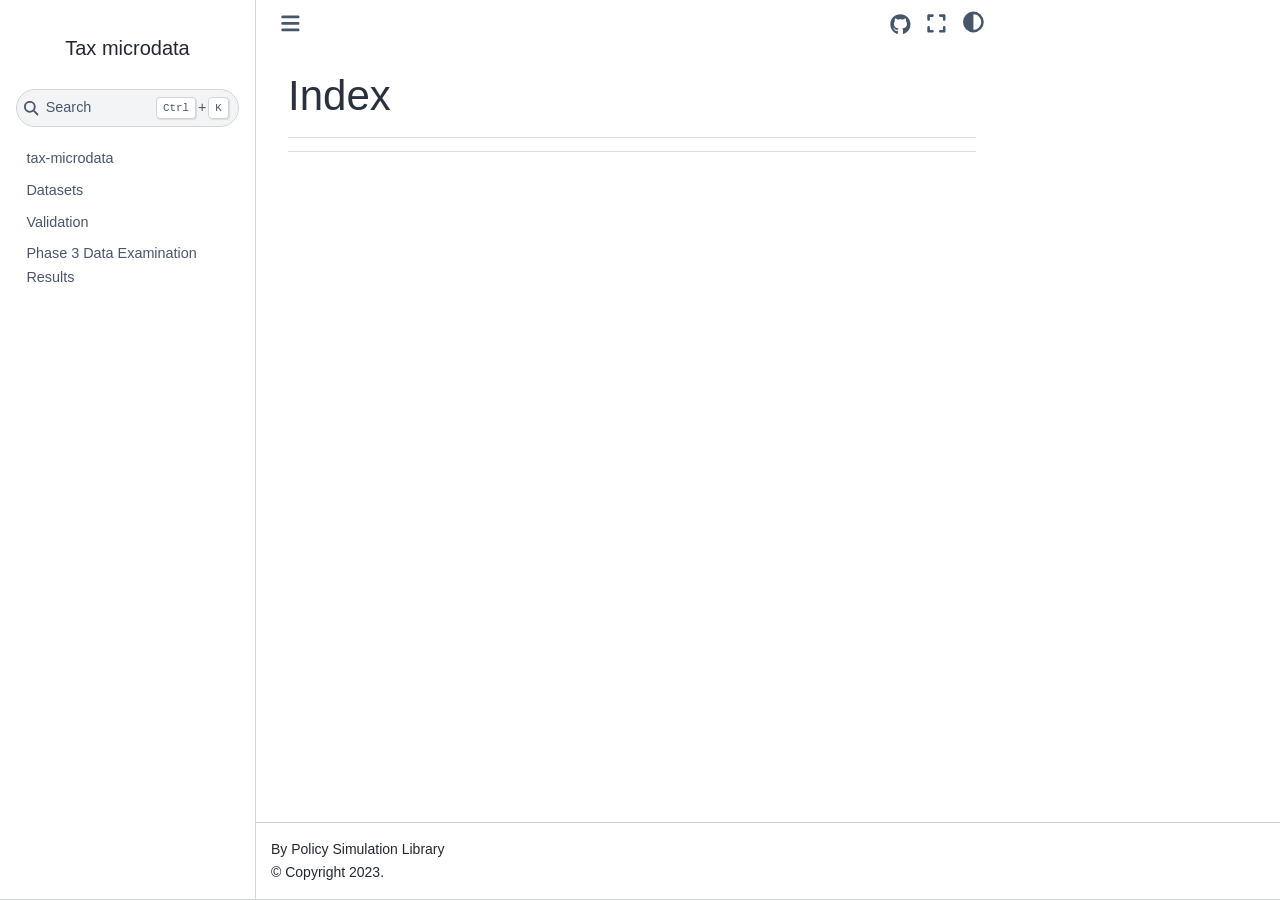
<file: genindex.html>
<!DOCTYPE html>


<html lang="en" data-content_root="./" >

  <head>
    <meta charset="utf-8" />
    <meta name="viewport" content="width=device-width, initial-scale=1.0" />
    <title>Index &#8212; Tax microdata</title>
  
  
  
  <script data-cfasync="false">
    document.documentElement.dataset.mode = localStorage.getItem("mode") || "";
    document.documentElement.dataset.theme = localStorage.getItem("theme") || "";
  </script>
  <!-- 
    this give us a css class that will be invisible only if js is disabled 
  -->
  <noscript>
    <style>
      .pst-js-only { display: none !important; }

    </style>
  </noscript>
  
  <!-- Loaded before other Sphinx assets -->
  <link href="_static/styles/theme.css?digest=26a4bc78f4c0ddb94549" rel="stylesheet" />
<link href="_static/styles/pydata-sphinx-theme.css?digest=26a4bc78f4c0ddb94549" rel="stylesheet" />

    <link rel="stylesheet" type="text/css" href="_static/pygments.css?v=fa44fd50" />
    <link rel="stylesheet" type="text/css" href="_static/styles/sphinx-book-theme.css?v=a3416100" />
    <link rel="stylesheet" type="text/css" href="_static/togglebutton.css?v=13237357" />
    <link rel="stylesheet" type="text/css" href="_static/copybutton.css?v=76b2166b" />
    <link rel="stylesheet" type="text/css" href="_static/mystnb.4510f1fc1dee50b3e5859aac5469c37c29e427902b24a333a5f9fcb2f0b3ac41.css" />
    <link rel="stylesheet" type="text/css" href="_static/sphinx-thebe.css?v=4fa983c6" />
    <link rel="stylesheet" type="text/css" href="_static/sphinx-design.min.css?v=95c83b7e" />
  
  <!-- So that users can add custom icons -->
  <script src="_static/scripts/fontawesome.js?digest=26a4bc78f4c0ddb94549"></script>
  <!-- Pre-loaded scripts that we'll load fully later -->
  <link rel="preload" as="script" href="_static/scripts/bootstrap.js?digest=26a4bc78f4c0ddb94549" />
<link rel="preload" as="script" href="_static/scripts/pydata-sphinx-theme.js?digest=26a4bc78f4c0ddb94549" />

    <script src="_static/documentation_options.js?v=9eb32ce0"></script>
    <script src="_static/doctools.js?v=9a2dae69"></script>
    <script src="_static/sphinx_highlight.js?v=dc90522c"></script>
    <script src="_static/clipboard.min.js?v=a7894cd8"></script>
    <script src="_static/copybutton.js?v=f281be69"></script>
    <script src="_static/scripts/sphinx-book-theme.js?v=887ef09a"></script>
    <script>let toggleHintShow = 'Click to show';</script>
    <script>let toggleHintHide = 'Click to hide';</script>
    <script>let toggleOpenOnPrint = 'true';</script>
    <script src="_static/togglebutton.js?v=4a39c7ea"></script>
    <script>var togglebuttonSelector = '.toggle, .admonition.dropdown';</script>
    <script src="_static/design-tabs.js?v=f930bc37"></script>
    <script>const THEBE_JS_URL = "https://unpkg.com/thebe@0.8.2/lib/index.js"; const thebe_selector = ".thebe,.cell"; const thebe_selector_input = "pre"; const thebe_selector_output = ".output, .cell_output"</script>
    <script async="async" src="_static/sphinx-thebe.js?v=c100c467"></script>
    <script>var togglebuttonSelector = '.toggle, .admonition.dropdown';</script>
    <script>const THEBE_JS_URL = "https://unpkg.com/thebe@0.8.2/lib/index.js"; const thebe_selector = ".thebe,.cell"; const thebe_selector_input = "pre"; const thebe_selector_output = ".output, .cell_output"</script>
    <script>DOCUMENTATION_OPTIONS.pagename = 'genindex';</script>
    <link rel="index" title="Index" href="#" />
    <link rel="search" title="Search" href="search.html" />
  <meta name="viewport" content="width=device-width, initial-scale=1"/>
  <meta name="docsearch:language" content="en"/>
  <meta name="docsearch:version" content="" />
  </head>
  
  
  <body data-bs-spy="scroll" data-bs-target=".bd-toc-nav" data-offset="180" data-bs-root-margin="0px 0px -60%" data-default-mode="">

  
  
  <div id="pst-skip-link" class="skip-link d-print-none"><a href="#main-content">Skip to main content</a></div>
  
  <div id="pst-scroll-pixel-helper"></div>
  
  <button type="button" class="btn rounded-pill" id="pst-back-to-top">
    <i class="fa-solid fa-arrow-up"></i>Back to top</button>

  
  <dialog id="pst-search-dialog">
    
<form class="bd-search d-flex align-items-center"
      action="search.html"
      method="get">
  <i class="fa-solid fa-magnifying-glass"></i>
  <input type="search"
         class="form-control"
         name="q"
         placeholder="Search this book..."
         aria-label="Search this book..."
         autocomplete="off"
         autocorrect="off"
         autocapitalize="off"
         spellcheck="false"/>
  <span class="search-button__kbd-shortcut"><kbd class="kbd-shortcut__modifier">Ctrl</kbd>+<kbd>K</kbd></span>
</form>
  </dialog>

  <div class="pst-async-banner-revealer d-none">
  <aside id="bd-header-version-warning" class="d-none d-print-none" aria-label="Version warning"></aside>
</div>

  
    <header class="bd-header navbar navbar-expand-lg bd-navbar d-print-none">
    </header>
  

  <div class="bd-container">
    <div class="bd-container__inner bd-page-width">
      
      
      
        
      
      <dialog id="pst-primary-sidebar-modal"></dialog>
      <div id="pst-primary-sidebar" class="bd-sidebar-primary bd-sidebar">
        

  
  <div class="sidebar-header-items sidebar-primary__section">
    
    
    
    
  </div>
  
    <div class="sidebar-primary-items__start sidebar-primary__section">
        <div class="sidebar-primary-item">

  
    
  

<a class="navbar-brand logo" href="intro.html">
  
  
  
  
  
  
    <p class="title logo__title">Tax microdata</p>
  
</a></div>
        <div class="sidebar-primary-item">

<button class="btn search-button-field search-button__button pst-js-only" title="Search" aria-label="Search" data-bs-placement="bottom" data-bs-toggle="tooltip">
 <i class="fa-solid fa-magnifying-glass"></i>
 <span class="search-button__default-text">Search</span>
 <span class="search-button__kbd-shortcut"><kbd class="kbd-shortcut__modifier">Ctrl</kbd>+<kbd class="kbd-shortcut__modifier">K</kbd></span>
</button></div>
        <div class="sidebar-primary-item"><nav class="bd-links bd-docs-nav" aria-label="Main">
    <div class="bd-toc-item navbar-nav active">
        
        <ul class="nav bd-sidenav bd-sidenav__home-link">
            <li class="toctree-l1">
                <a class="reference internal" href="intro.html">
                    tax-microdata
                </a>
            </li>
        </ul>
        <ul class="nav bd-sidenav">
<li class="toctree-l1"><a class="reference internal" href="datasets.html">Datasets</a></li>
<li class="toctree-l1"><a class="reference internal" href="validation.html">Validation</a></li>
<li class="toctree-l1"><a class="reference internal" href="examination.html">Phase 3 Data Examination Results</a></li>
</ul>

    </div>
</nav></div>
    </div>
  
  
  <div class="sidebar-primary-items__end sidebar-primary__section">
  </div>
  
  <div id="rtd-footer-container"></div>


      </div>
      
      <main id="main-content" class="bd-main" role="main">
        
        

<div class="sbt-scroll-pixel-helper"></div>

          <div class="bd-content">
            <div class="bd-article-container">
              
              <div class="bd-header-article d-print-none">
<div class="header-article-items header-article__inner">
  
    <div class="header-article-items__start">
      
        <div class="header-article-item"><button class="sidebar-toggle primary-toggle btn btn-sm" title="Toggle primary sidebar" data-bs-placement="bottom" data-bs-toggle="tooltip">
  <span class="fa-solid fa-bars"></span>
</button></div>
      
    </div>
  
  
    <div class="header-article-items__end">
      
        <div class="header-article-item">

<div class="article-header-buttons">





<div class="dropdown dropdown-source-buttons">
  <button class="btn dropdown-toggle" type="button" data-bs-toggle="dropdown" aria-expanded="false" aria-label="Source repositories">
    <i class="fab fa-github"></i>
  </button>
  <ul class="dropdown-menu">
      
      
      
      <li><a href="https://github.com/pslmodels/tax-microdata-benchmarking" target="_blank"
   class="btn btn-sm btn-source-repository-button dropdown-item"
   title="Source repository"
   data-bs-placement="left" data-bs-toggle="tooltip"
>
  

<span class="btn__icon-container">
  <i class="fab fa-github"></i>
  </span>
<span class="btn__text-container">Repository</span>
</a>
</li>
      
      
      
      
      <li><a href="https://github.com/pslmodels/tax-microdata-benchmarking/issues/new?title=Issue%20on%20page%20%2Fgenindex.html&body=Your%20issue%20content%20here." target="_blank"
   class="btn btn-sm btn-source-issues-button dropdown-item"
   title="Open an issue"
   data-bs-placement="left" data-bs-toggle="tooltip"
>
  

<span class="btn__icon-container">
  <i class="fas fa-lightbulb"></i>
  </span>
<span class="btn__text-container">Open issue</span>
</a>
</li>
      
  </ul>
</div>




<button onclick="toggleFullScreen()"
  class="btn btn-sm btn-fullscreen-button"
  title="Fullscreen mode"
  data-bs-placement="bottom" data-bs-toggle="tooltip"
>
  

<span class="btn__icon-container">
  <i class="fas fa-expand"></i>
  </span>

</button>



<button class="btn btn-sm nav-link pst-navbar-icon theme-switch-button pst-js-only" aria-label="Color mode" data-bs-title="Color mode"  data-bs-placement="bottom" data-bs-toggle="tooltip">
  <i class="theme-switch fa-solid fa-sun                fa-lg" data-mode="light" title="Light"></i>
  <i class="theme-switch fa-solid fa-moon               fa-lg" data-mode="dark"  title="Dark"></i>
  <i class="theme-switch fa-solid fa-circle-half-stroke fa-lg" data-mode="auto"  title="System Settings"></i>
</button>


<button class="btn btn-sm pst-navbar-icon search-button search-button__button pst-js-only" title="Search" aria-label="Search" data-bs-placement="bottom" data-bs-toggle="tooltip">
    <i class="fa-solid fa-magnifying-glass fa-lg"></i>
</button>

</div></div>
      
    </div>
  
</div>
</div>
              
              

<div id="jb-print-docs-body" class="onlyprint">
    <h1></h1>
    <!-- Table of contents -->
    <div id="print-main-content">
        <div id="jb-print-toc">
            
        </div>
    </div>
</div>

              
                
<div id="searchbox"></div>
                <article class="bd-article">
                  

<h1 id="index">Index</h1>

<div class="genindex-jumpbox">
 
</div>


                </article>
              

              
              
              
              
                <footer class="prev-next-footer d-print-none">
                  
<div class="prev-next-area">
</div>
                </footer>
              
            </div>
            
            
              
            
          </div>
          <footer class="bd-footer-content">
            
<div class="bd-footer-content__inner container">
  
  <div class="footer-item">
    
<p class="component-author">
By Policy Simulation Library
</p>

  </div>
  
  <div class="footer-item">
    

  <p class="copyright">
    
      © Copyright 2023.
      <br/>
    
  </p>

  </div>
  
  <div class="footer-item">
    
  </div>
  
  <div class="footer-item">
    
  </div>
  
</div>
          </footer>
        

      </main>
    </div>
  </div>
  
  <!-- Scripts loaded after <body> so the DOM is not blocked -->
  <script defer src="_static/scripts/bootstrap.js?digest=26a4bc78f4c0ddb94549"></script>
<script defer src="_static/scripts/pydata-sphinx-theme.js?digest=26a4bc78f4c0ddb94549"></script>

  <footer class="bd-footer">
  </footer>
  </body>
</html>
</file>
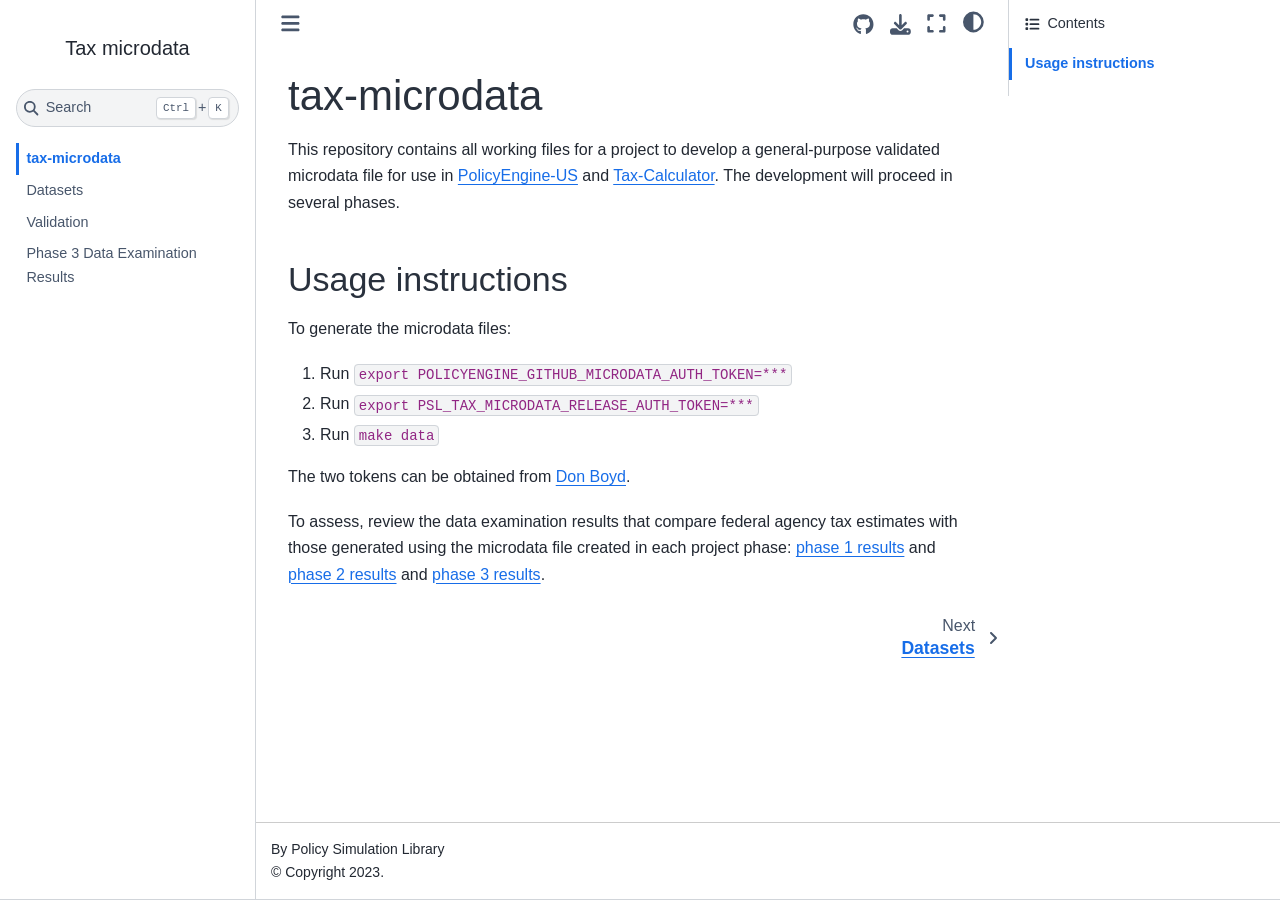
<file: intro.html>
<!DOCTYPE html>


<html lang="en" data-content_root="./" >

  <head>
    <meta charset="utf-8" />
    <meta name="viewport" content="width=device-width, initial-scale=1.0" /><meta name="viewport" content="width=device-width, initial-scale=1" />

    <title>tax-microdata &#8212; Tax microdata</title>
  
  
  
  <script data-cfasync="false">
    document.documentElement.dataset.mode = localStorage.getItem("mode") || "";
    document.documentElement.dataset.theme = localStorage.getItem("theme") || "";
  </script>
  <!-- 
    this give us a css class that will be invisible only if js is disabled 
  -->
  <noscript>
    <style>
      .pst-js-only { display: none !important; }

    </style>
  </noscript>
  
  <!-- Loaded before other Sphinx assets -->
  <link href="_static/styles/theme.css?digest=26a4bc78f4c0ddb94549" rel="stylesheet" />
<link href="_static/styles/pydata-sphinx-theme.css?digest=26a4bc78f4c0ddb94549" rel="stylesheet" />

    <link rel="stylesheet" type="text/css" href="_static/pygments.css?v=fa44fd50" />
    <link rel="stylesheet" type="text/css" href="_static/styles/sphinx-book-theme.css?v=a3416100" />
    <link rel="stylesheet" type="text/css" href="_static/togglebutton.css?v=13237357" />
    <link rel="stylesheet" type="text/css" href="_static/copybutton.css?v=76b2166b" />
    <link rel="stylesheet" type="text/css" href="_static/mystnb.4510f1fc1dee50b3e5859aac5469c37c29e427902b24a333a5f9fcb2f0b3ac41.css" />
    <link rel="stylesheet" type="text/css" href="_static/sphinx-thebe.css?v=4fa983c6" />
    <link rel="stylesheet" type="text/css" href="_static/sphinx-design.min.css?v=95c83b7e" />
  
  <!-- So that users can add custom icons -->
  <script src="_static/scripts/fontawesome.js?digest=26a4bc78f4c0ddb94549"></script>
  <!-- Pre-loaded scripts that we'll load fully later -->
  <link rel="preload" as="script" href="_static/scripts/bootstrap.js?digest=26a4bc78f4c0ddb94549" />
<link rel="preload" as="script" href="_static/scripts/pydata-sphinx-theme.js?digest=26a4bc78f4c0ddb94549" />

    <script src="_static/documentation_options.js?v=9eb32ce0"></script>
    <script src="_static/doctools.js?v=9a2dae69"></script>
    <script src="_static/sphinx_highlight.js?v=dc90522c"></script>
    <script src="_static/clipboard.min.js?v=a7894cd8"></script>
    <script src="_static/copybutton.js?v=f281be69"></script>
    <script src="_static/scripts/sphinx-book-theme.js?v=887ef09a"></script>
    <script>let toggleHintShow = 'Click to show';</script>
    <script>let toggleHintHide = 'Click to hide';</script>
    <script>let toggleOpenOnPrint = 'true';</script>
    <script src="_static/togglebutton.js?v=4a39c7ea"></script>
    <script>var togglebuttonSelector = '.toggle, .admonition.dropdown';</script>
    <script src="_static/design-tabs.js?v=f930bc37"></script>
    <script>const THEBE_JS_URL = "https://unpkg.com/thebe@0.8.2/lib/index.js"; const thebe_selector = ".thebe,.cell"; const thebe_selector_input = "pre"; const thebe_selector_output = ".output, .cell_output"</script>
    <script async="async" src="_static/sphinx-thebe.js?v=c100c467"></script>
    <script>var togglebuttonSelector = '.toggle, .admonition.dropdown';</script>
    <script>const THEBE_JS_URL = "https://unpkg.com/thebe@0.8.2/lib/index.js"; const thebe_selector = ".thebe,.cell"; const thebe_selector_input = "pre"; const thebe_selector_output = ".output, .cell_output"</script>
    <script>DOCUMENTATION_OPTIONS.pagename = 'intro';</script>
    <link rel="index" title="Index" href="genindex.html" />
    <link rel="search" title="Search" href="search.html" />
    <link rel="next" title="Datasets" href="datasets.html" />
  <meta name="viewport" content="width=device-width, initial-scale=1"/>
  <meta name="docsearch:language" content="en"/>
  <meta name="docsearch:version" content="" />
  </head>
  
  
  <body data-bs-spy="scroll" data-bs-target=".bd-toc-nav" data-offset="180" data-bs-root-margin="0px 0px -60%" data-default-mode="">

  
  
  <div id="pst-skip-link" class="skip-link d-print-none"><a href="#main-content">Skip to main content</a></div>
  
  <div id="pst-scroll-pixel-helper"></div>
  
  <button type="button" class="btn rounded-pill" id="pst-back-to-top">
    <i class="fa-solid fa-arrow-up"></i>Back to top</button>

  
  <dialog id="pst-search-dialog">
    
<form class="bd-search d-flex align-items-center"
      action="search.html"
      method="get">
  <i class="fa-solid fa-magnifying-glass"></i>
  <input type="search"
         class="form-control"
         name="q"
         placeholder="Search this book..."
         aria-label="Search this book..."
         autocomplete="off"
         autocorrect="off"
         autocapitalize="off"
         spellcheck="false"/>
  <span class="search-button__kbd-shortcut"><kbd class="kbd-shortcut__modifier">Ctrl</kbd>+<kbd>K</kbd></span>
</form>
  </dialog>

  <div class="pst-async-banner-revealer d-none">
  <aside id="bd-header-version-warning" class="d-none d-print-none" aria-label="Version warning"></aside>
</div>

  
    <header class="bd-header navbar navbar-expand-lg bd-navbar d-print-none">
    </header>
  

  <div class="bd-container">
    <div class="bd-container__inner bd-page-width">
      
      
      
        
      
      <dialog id="pst-primary-sidebar-modal"></dialog>
      <div id="pst-primary-sidebar" class="bd-sidebar-primary bd-sidebar">
        

  
  <div class="sidebar-header-items sidebar-primary__section">
    
    
    
    
  </div>
  
    <div class="sidebar-primary-items__start sidebar-primary__section">
        <div class="sidebar-primary-item">

  
    
  

<a class="navbar-brand logo" href="#">
  
  
  
  
  
  
    <p class="title logo__title">Tax microdata</p>
  
</a></div>
        <div class="sidebar-primary-item">

<button class="btn search-button-field search-button__button pst-js-only" title="Search" aria-label="Search" data-bs-placement="bottom" data-bs-toggle="tooltip">
 <i class="fa-solid fa-magnifying-glass"></i>
 <span class="search-button__default-text">Search</span>
 <span class="search-button__kbd-shortcut"><kbd class="kbd-shortcut__modifier">Ctrl</kbd>+<kbd class="kbd-shortcut__modifier">K</kbd></span>
</button></div>
        <div class="sidebar-primary-item"><nav class="bd-links bd-docs-nav" aria-label="Main">
    <div class="bd-toc-item navbar-nav active">
        
        <ul class="nav bd-sidenav bd-sidenav__home-link">
            <li class="toctree-l1 current active">
                <a class="reference internal" href="#">
                    tax-microdata
                </a>
            </li>
        </ul>
        <ul class="nav bd-sidenav">
<li class="toctree-l1"><a class="reference internal" href="datasets.html">Datasets</a></li>
<li class="toctree-l1"><a class="reference internal" href="validation.html">Validation</a></li>
<li class="toctree-l1"><a class="reference internal" href="examination.html">Phase 3 Data Examination Results</a></li>
</ul>

    </div>
</nav></div>
    </div>
  
  
  <div class="sidebar-primary-items__end sidebar-primary__section">
  </div>
  
  <div id="rtd-footer-container"></div>


      </div>
      
      <main id="main-content" class="bd-main" role="main">
        
        

<div class="sbt-scroll-pixel-helper"></div>

          <div class="bd-content">
            <div class="bd-article-container">
              
              <div class="bd-header-article d-print-none">
<div class="header-article-items header-article__inner">
  
    <div class="header-article-items__start">
      
        <div class="header-article-item"><button class="sidebar-toggle primary-toggle btn btn-sm" title="Toggle primary sidebar" data-bs-placement="bottom" data-bs-toggle="tooltip">
  <span class="fa-solid fa-bars"></span>
</button></div>
      
    </div>
  
  
    <div class="header-article-items__end">
      
        <div class="header-article-item">

<div class="article-header-buttons">





<div class="dropdown dropdown-source-buttons">
  <button class="btn dropdown-toggle" type="button" data-bs-toggle="dropdown" aria-expanded="false" aria-label="Source repositories">
    <i class="fab fa-github"></i>
  </button>
  <ul class="dropdown-menu">
      
      
      
      <li><a href="https://github.com/pslmodels/tax-microdata-benchmarking" target="_blank"
   class="btn btn-sm btn-source-repository-button dropdown-item"
   title="Source repository"
   data-bs-placement="left" data-bs-toggle="tooltip"
>
  

<span class="btn__icon-container">
  <i class="fab fa-github"></i>
  </span>
<span class="btn__text-container">Repository</span>
</a>
</li>
      
      
      
      
      <li><a href="https://github.com/pslmodels/tax-microdata-benchmarking/issues/new?title=Issue%20on%20page%20%2Fintro.html&body=Your%20issue%20content%20here." target="_blank"
   class="btn btn-sm btn-source-issues-button dropdown-item"
   title="Open an issue"
   data-bs-placement="left" data-bs-toggle="tooltip"
>
  

<span class="btn__icon-container">
  <i class="fas fa-lightbulb"></i>
  </span>
<span class="btn__text-container">Open issue</span>
</a>
</li>
      
  </ul>
</div>






<div class="dropdown dropdown-download-buttons">
  <button class="btn dropdown-toggle" type="button" data-bs-toggle="dropdown" aria-expanded="false" aria-label="Download this page">
    <i class="fas fa-download"></i>
  </button>
  <ul class="dropdown-menu">
      
      
      
      <li><a href="_sources/intro.md" target="_blank"
   class="btn btn-sm btn-download-source-button dropdown-item"
   title="Download source file"
   data-bs-placement="left" data-bs-toggle="tooltip"
>
  

<span class="btn__icon-container">
  <i class="fas fa-file"></i>
  </span>
<span class="btn__text-container">.md</span>
</a>
</li>
      
      
      
      
      <li>
<button onclick="window.print()"
  class="btn btn-sm btn-download-pdf-button dropdown-item"
  title="Print to PDF"
  data-bs-placement="left" data-bs-toggle="tooltip"
>
  

<span class="btn__icon-container">
  <i class="fas fa-file-pdf"></i>
  </span>
<span class="btn__text-container">.pdf</span>
</button>
</li>
      
  </ul>
</div>




<button onclick="toggleFullScreen()"
  class="btn btn-sm btn-fullscreen-button"
  title="Fullscreen mode"
  data-bs-placement="bottom" data-bs-toggle="tooltip"
>
  

<span class="btn__icon-container">
  <i class="fas fa-expand"></i>
  </span>

</button>



<button class="btn btn-sm nav-link pst-navbar-icon theme-switch-button pst-js-only" aria-label="Color mode" data-bs-title="Color mode"  data-bs-placement="bottom" data-bs-toggle="tooltip">
  <i class="theme-switch fa-solid fa-sun                fa-lg" data-mode="light" title="Light"></i>
  <i class="theme-switch fa-solid fa-moon               fa-lg" data-mode="dark"  title="Dark"></i>
  <i class="theme-switch fa-solid fa-circle-half-stroke fa-lg" data-mode="auto"  title="System Settings"></i>
</button>


<button class="btn btn-sm pst-navbar-icon search-button search-button__button pst-js-only" title="Search" aria-label="Search" data-bs-placement="bottom" data-bs-toggle="tooltip">
    <i class="fa-solid fa-magnifying-glass fa-lg"></i>
</button>
<button class="sidebar-toggle secondary-toggle btn btn-sm" title="Toggle secondary sidebar" data-bs-placement="bottom" data-bs-toggle="tooltip">
    <span class="fa-solid fa-list"></span>
</button>
</div></div>
      
    </div>
  
</div>
</div>
              
              

<div id="jb-print-docs-body" class="onlyprint">
    <h1>tax-microdata</h1>
    <!-- Table of contents -->
    <div id="print-main-content">
        <div id="jb-print-toc">
            
            <div>
                <h2> Contents </h2>
            </div>
            <nav aria-label="Page">
                <ul class="visible nav section-nav flex-column">
<li class="toc-h2 nav-item toc-entry"><a class="reference internal nav-link" href="#usage-instructions">Usage instructions</a></li>
</ul>
            </nav>
        </div>
    </div>
</div>

              
                
<div id="searchbox"></div>
                <article class="bd-article">
                  
  <section class="tex2jax_ignore mathjax_ignore" id="tax-microdata">
<h1>tax-microdata<a class="headerlink" href="#tax-microdata" title="Link to this heading">#</a></h1>
<p>This repository contains all working files for a project to develop a
general-purpose validated microdata file for use in
<a class="reference external" href="https://github.com/PolicyEngine/policyengine-us">PolicyEngine-US</a> and
<a class="reference external" href="https://github.com/PSLmodels/Tax-Calculator">Tax-Calculator</a>.  The
development will proceed in several phases.</p>
<section id="usage-instructions">
<h2>Usage instructions<a class="headerlink" href="#usage-instructions" title="Link to this heading">#</a></h2>
<p>To generate the microdata files:</p>
<ol class="arabic simple">
<li><p>Run <code class="docutils literal notranslate"><span class="pre">export</span> <span class="pre">POLICYENGINE_GITHUB_MICRODATA_AUTH_TOKEN=***</span></code></p></li>
<li><p>Run <code class="docutils literal notranslate"><span class="pre">export</span> <span class="pre">PSL_TAX_MICRODATA_RELEASE_AUTH_TOKEN=***</span></code></p></li>
<li><p>Run <code class="docutils literal notranslate"><span class="pre">make</span> <span class="pre">data</span></code></p></li>
</ol>
<p>The two tokens can be obtained from <a class="reference external" href="mailto:donboyd5&#37;&#52;&#48;gmail&#46;com">Don Boyd</a>.</p>
<p>To assess, review the data examination results that compare federal
agency tax estimates with those generated using the microdata file
created in each project phase: <a class="reference internal" href="#./tmd/examination/results1.md"><span class="xref myst">phase 1
results</span></a> and
<a class="reference internal" href="#./tmd/examination/results2.md"><span class="xref myst">phase 2
results</span></a> and
<a class="reference internal" href="#./tmd/examination/results3.md"><span class="xref myst">phase 3
results</span></a>.</p>
</section>
<div class="toctree-wrapper compound">
</div>
</section>

    <script type="text/x-thebe-config">
    {
        requestKernel: true,
        binderOptions: {
            repo: "binder-examples/jupyter-stacks-datascience",
            ref: "master",
        },
        codeMirrorConfig: {
            theme: "abcdef",
            mode: "python"
        },
        kernelOptions: {
            name: "python3",
            path: "./."
        },
        predefinedOutput: true
    }
    </script>
    <script>kernelName = 'python3'</script>

                </article>
              

              
              
              
              
                <footer class="prev-next-footer d-print-none">
                  
<div class="prev-next-area">
    <a class="right-next"
       href="datasets.html"
       title="next page">
      <div class="prev-next-info">
        <p class="prev-next-subtitle">next</p>
        <p class="prev-next-title">Datasets</p>
      </div>
      <i class="fa-solid fa-angle-right"></i>
    </a>
</div>
                </footer>
              
            </div>
            
            
              
                <dialog id="pst-secondary-sidebar-modal"></dialog>
                <div id="pst-secondary-sidebar" class="bd-sidebar-secondary bd-toc"><div class="sidebar-secondary-items sidebar-secondary__inner">


  <div class="sidebar-secondary-item">
  <div class="page-toc tocsection onthispage">
    <i class="fa-solid fa-list"></i> Contents
  </div>
  <nav class="bd-toc-nav page-toc">
    <ul class="visible nav section-nav flex-column">
<li class="toc-h2 nav-item toc-entry"><a class="reference internal nav-link" href="#usage-instructions">Usage instructions</a></li>
</ul>
  </nav></div>

</div></div>
              
            
          </div>
          <footer class="bd-footer-content">
            
<div class="bd-footer-content__inner container">
  
  <div class="footer-item">
    
<p class="component-author">
By Policy Simulation Library
</p>

  </div>
  
  <div class="footer-item">
    

  <p class="copyright">
    
      © Copyright 2023.
      <br/>
    
  </p>

  </div>
  
  <div class="footer-item">
    
  </div>
  
  <div class="footer-item">
    
  </div>
  
</div>
          </footer>
        

      </main>
    </div>
  </div>
  
  <!-- Scripts loaded after <body> so the DOM is not blocked -->
  <script defer src="_static/scripts/bootstrap.js?digest=26a4bc78f4c0ddb94549"></script>
<script defer src="_static/scripts/pydata-sphinx-theme.js?digest=26a4bc78f4c0ddb94549"></script>

  <footer class="bd-footer">
  </footer>
  </body>
</html>
</file>
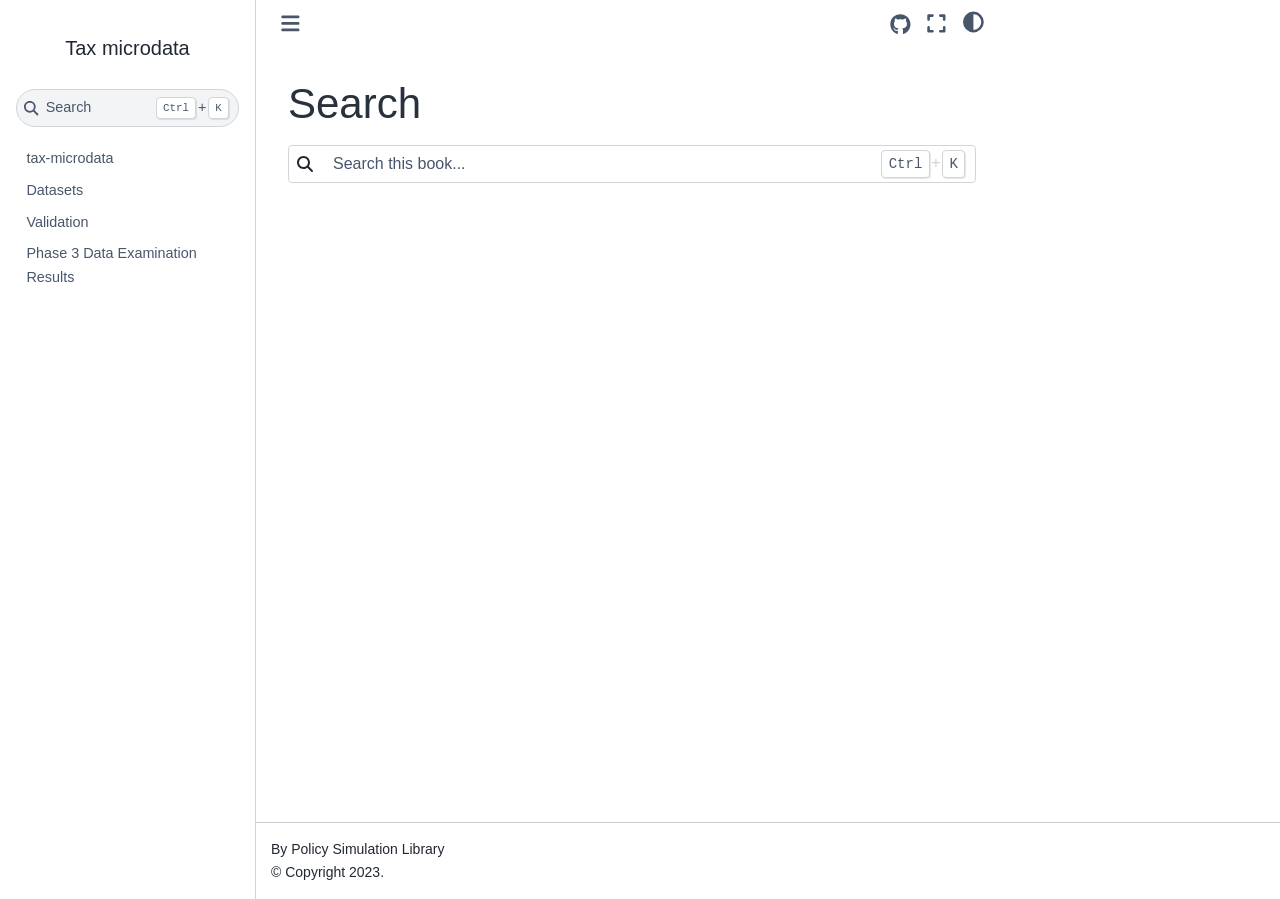
<file: search.html>
<!DOCTYPE html>


<html lang="en" data-content_root="./" >

  <head>
    <meta charset="utf-8" />
    <meta name="viewport" content="width=device-width, initial-scale=1.0" /><title>Search - Tax microdata</title>
  
  
  
  <script data-cfasync="false">
    document.documentElement.dataset.mode = localStorage.getItem("mode") || "";
    document.documentElement.dataset.theme = localStorage.getItem("theme") || "";
  </script>
  <!-- 
    this give us a css class that will be invisible only if js is disabled 
  -->
  <noscript>
    <style>
      .pst-js-only { display: none !important; }

    </style>
  </noscript>
  
  <!-- Loaded before other Sphinx assets -->
  <link href="_static/styles/theme.css?digest=26a4bc78f4c0ddb94549" rel="stylesheet" />
<link href="_static/styles/pydata-sphinx-theme.css?digest=26a4bc78f4c0ddb94549" rel="stylesheet" />

    <link rel="stylesheet" type="text/css" href="_static/pygments.css?v=fa44fd50" />
    <link rel="stylesheet" type="text/css" href="_static/styles/sphinx-book-theme.css?v=a3416100" />
    <link rel="stylesheet" type="text/css" href="_static/togglebutton.css?v=13237357" />
    <link rel="stylesheet" type="text/css" href="_static/copybutton.css?v=76b2166b" />
    <link rel="stylesheet" type="text/css" href="_static/mystnb.4510f1fc1dee50b3e5859aac5469c37c29e427902b24a333a5f9fcb2f0b3ac41.css" />
    <link rel="stylesheet" type="text/css" href="_static/sphinx-thebe.css?v=4fa983c6" />
    <link rel="stylesheet" type="text/css" href="_static/sphinx-design.min.css?v=95c83b7e" />
  
  <!-- So that users can add custom icons -->
  <script src="_static/scripts/fontawesome.js?digest=26a4bc78f4c0ddb94549"></script>
  <!-- Pre-loaded scripts that we'll load fully later -->
  <link rel="preload" as="script" href="_static/scripts/bootstrap.js?digest=26a4bc78f4c0ddb94549" />
<link rel="preload" as="script" href="_static/scripts/pydata-sphinx-theme.js?digest=26a4bc78f4c0ddb94549" />

    <script src="_static/documentation_options.js?v=9eb32ce0"></script>
    <script src="_static/doctools.js?v=9a2dae69"></script>
    <script src="_static/sphinx_highlight.js?v=dc90522c"></script>
    <script src="_static/clipboard.min.js?v=a7894cd8"></script>
    <script src="_static/copybutton.js?v=f281be69"></script>
    <script src="_static/scripts/sphinx-book-theme.js?v=887ef09a"></script>
    <script>let toggleHintShow = 'Click to show';</script>
    <script>let toggleHintHide = 'Click to hide';</script>
    <script>let toggleOpenOnPrint = 'true';</script>
    <script src="_static/togglebutton.js?v=4a39c7ea"></script>
    <script>var togglebuttonSelector = '.toggle, .admonition.dropdown';</script>
    <script src="_static/design-tabs.js?v=f930bc37"></script>
    <script>const THEBE_JS_URL = "https://unpkg.com/thebe@0.8.2/lib/index.js"; const thebe_selector = ".thebe,.cell"; const thebe_selector_input = "pre"; const thebe_selector_output = ".output, .cell_output"</script>
    <script async="async" src="_static/sphinx-thebe.js?v=c100c467"></script>
    <script>var togglebuttonSelector = '.toggle, .admonition.dropdown';</script>
    <script>const THEBE_JS_URL = "https://unpkg.com/thebe@0.8.2/lib/index.js"; const thebe_selector = ".thebe,.cell"; const thebe_selector_input = "pre"; const thebe_selector_output = ".output, .cell_output"</script>
    <script>DOCUMENTATION_OPTIONS.pagename = 'search';</script>
  <script src="_static/searchtools.js"></script>
  <script src="_static/language_data.js"></script>
  <script src="searchindex.js"></script>
    <link rel="index" title="Index" href="genindex.html" />
    <link rel="search" title="Search" href="#" />
  <meta name="viewport" content="width=device-width, initial-scale=1"/>
  <meta name="docsearch:language" content="en"/>
  <meta name="docsearch:version" content="" />
  </head>
  
  
  <body data-bs-spy="scroll" data-bs-target=".bd-toc-nav" data-offset="180" data-bs-root-margin="0px 0px -60%" data-default-mode="">

  
  
  <div id="pst-skip-link" class="skip-link d-print-none"><a href="#main-content">Skip to main content</a></div>
  
  <div id="pst-scroll-pixel-helper"></div>
  
  <button type="button" class="btn rounded-pill" id="pst-back-to-top">
    <i class="fa-solid fa-arrow-up"></i>Back to top</button>

  
  <dialog id="pst-search-dialog">
    
<form class="bd-search d-flex align-items-center"
      action="#"
      method="get">
  <i class="fa-solid fa-magnifying-glass"></i>
  <input type="search"
         class="form-control"
         name="q"
         placeholder="Search this book..."
         aria-label="Search this book..."
         autocomplete="off"
         autocorrect="off"
         autocapitalize="off"
         spellcheck="false"/>
  <span class="search-button__kbd-shortcut"><kbd class="kbd-shortcut__modifier">Ctrl</kbd>+<kbd>K</kbd></span>
</form>
  </dialog>

  <div class="pst-async-banner-revealer d-none">
  <aside id="bd-header-version-warning" class="d-none d-print-none" aria-label="Version warning"></aside>
</div>

  
    <header class="bd-header navbar navbar-expand-lg bd-navbar d-print-none">
    </header>
  

  <div class="bd-container">
    <div class="bd-container__inner bd-page-width">
      
      
      
        
      
      <dialog id="pst-primary-sidebar-modal"></dialog>
      <div id="pst-primary-sidebar" class="bd-sidebar-primary bd-sidebar">
        

  
  <div class="sidebar-header-items sidebar-primary__section">
    
    
    
    
  </div>
  
    <div class="sidebar-primary-items__start sidebar-primary__section">
        <div class="sidebar-primary-item">

  
    
  

<a class="navbar-brand logo" href="intro.html">
  
  
  
  
  
  
    <p class="title logo__title">Tax microdata</p>
  
</a></div>
        <div class="sidebar-primary-item">

<button class="btn search-button-field search-button__button pst-js-only" title="Search" aria-label="Search" data-bs-placement="bottom" data-bs-toggle="tooltip">
 <i class="fa-solid fa-magnifying-glass"></i>
 <span class="search-button__default-text">Search</span>
 <span class="search-button__kbd-shortcut"><kbd class="kbd-shortcut__modifier">Ctrl</kbd>+<kbd class="kbd-shortcut__modifier">K</kbd></span>
</button></div>
        <div class="sidebar-primary-item"><nav class="bd-links bd-docs-nav" aria-label="Main">
    <div class="bd-toc-item navbar-nav active">
        
        <ul class="nav bd-sidenav bd-sidenav__home-link">
            <li class="toctree-l1">
                <a class="reference internal" href="intro.html">
                    tax-microdata
                </a>
            </li>
        </ul>
        <ul class="nav bd-sidenav">
<li class="toctree-l1"><a class="reference internal" href="datasets.html">Datasets</a></li>
<li class="toctree-l1"><a class="reference internal" href="validation.html">Validation</a></li>
<li class="toctree-l1"><a class="reference internal" href="examination.html">Phase 3 Data Examination Results</a></li>
</ul>

    </div>
</nav></div>
    </div>
  
  
  <div class="sidebar-primary-items__end sidebar-primary__section">
  </div>
  
  <div id="rtd-footer-container"></div>


      </div>
      
      <main id="main-content" class="bd-main" role="main">
        
        

<div class="sbt-scroll-pixel-helper"></div>

          <div class="bd-content">
            <div class="bd-article-container">
              
              <div class="bd-header-article d-print-none">
<div class="header-article-items header-article__inner">
  
    <div class="header-article-items__start">
      
        <div class="header-article-item"><button class="sidebar-toggle primary-toggle btn btn-sm" title="Toggle primary sidebar" data-bs-placement="bottom" data-bs-toggle="tooltip">
  <span class="fa-solid fa-bars"></span>
</button></div>
      
    </div>
  
  
    <div class="header-article-items__end">
      
        <div class="header-article-item">

<div class="article-header-buttons">





<div class="dropdown dropdown-source-buttons">
  <button class="btn dropdown-toggle" type="button" data-bs-toggle="dropdown" aria-expanded="false" aria-label="Source repositories">
    <i class="fab fa-github"></i>
  </button>
  <ul class="dropdown-menu">
      
      
      
      <li><a href="https://github.com/pslmodels/tax-microdata-benchmarking" target="_blank"
   class="btn btn-sm btn-source-repository-button dropdown-item"
   title="Source repository"
   data-bs-placement="left" data-bs-toggle="tooltip"
>
  

<span class="btn__icon-container">
  <i class="fab fa-github"></i>
  </span>
<span class="btn__text-container">Repository</span>
</a>
</li>
      
      
      
      
      <li><a href="https://github.com/pslmodels/tax-microdata-benchmarking/issues/new?title=Issue%20on%20page%20%2Fsearch.html&body=Your%20issue%20content%20here." target="_blank"
   class="btn btn-sm btn-source-issues-button dropdown-item"
   title="Open an issue"
   data-bs-placement="left" data-bs-toggle="tooltip"
>
  

<span class="btn__icon-container">
  <i class="fas fa-lightbulb"></i>
  </span>
<span class="btn__text-container">Open issue</span>
</a>
</li>
      
  </ul>
</div>




<button onclick="toggleFullScreen()"
  class="btn btn-sm btn-fullscreen-button"
  title="Fullscreen mode"
  data-bs-placement="bottom" data-bs-toggle="tooltip"
>
  

<span class="btn__icon-container">
  <i class="fas fa-expand"></i>
  </span>

</button>



<button class="btn btn-sm nav-link pst-navbar-icon theme-switch-button pst-js-only" aria-label="Color mode" data-bs-title="Color mode"  data-bs-placement="bottom" data-bs-toggle="tooltip">
  <i class="theme-switch fa-solid fa-sun                fa-lg" data-mode="light" title="Light"></i>
  <i class="theme-switch fa-solid fa-moon               fa-lg" data-mode="dark"  title="Dark"></i>
  <i class="theme-switch fa-solid fa-circle-half-stroke fa-lg" data-mode="auto"  title="System Settings"></i>
</button>


<button class="btn btn-sm pst-navbar-icon search-button search-button__button pst-js-only" title="Search" aria-label="Search" data-bs-placement="bottom" data-bs-toggle="tooltip">
    <i class="fa-solid fa-magnifying-glass fa-lg"></i>
</button>

</div></div>
      
    </div>
  
</div>
</div>
              
              
  <div class="bd-search-container">
    <h1>Search</h1>
    <noscript>
      <div class="admonition error">
        <p class="admonition-title">Error</p>
        <p>Please activate JavaScript to enable the search functionality.</p>
      </div>
    </noscript>
    
<form class="bd-search d-flex align-items-center"
      action="#"
      method="get">
  <i class="fa-solid fa-magnifying-glass"></i>
  <input type="search"
         class="form-control"
         name="q"
         placeholder="Search this book..."
         aria-label="Search this book..."
         autocomplete="off"
         autocorrect="off"
         autocapitalize="off"
         spellcheck="false"/>
  <span class="search-button__kbd-shortcut"><kbd class="kbd-shortcut__modifier">Ctrl</kbd>+<kbd>K</kbd></span>
</form>
    <div id="search-results"></div>
  </div>
  <script>
    // Activate the search field on page load
    let searchInput = document.querySelector("form.bd-search input");
    if (searchInput) {
        searchInput.focus();
        searchInput.select();
        console.log("[PST]: Set focus on search field.");
    }
  </script>

              
              
              
              
                <footer class="prev-next-footer d-print-none">
                  
<div class="prev-next-area">
</div>
                </footer>
              
            </div>
            
            
              
            
          </div>
          <footer class="bd-footer-content">
            
<div class="bd-footer-content__inner container">
  
  <div class="footer-item">
    
<p class="component-author">
By Policy Simulation Library
</p>

  </div>
  
  <div class="footer-item">
    

  <p class="copyright">
    
      © Copyright 2023.
      <br/>
    
  </p>

  </div>
  
  <div class="footer-item">
    
  </div>
  
  <div class="footer-item">
    
  </div>
  
</div>
          </footer>
        

      </main>
    </div>
  </div>
  
  <!-- Scripts loaded after <body> so the DOM is not blocked -->
  <script defer src="_static/scripts/bootstrap.js?digest=26a4bc78f4c0ddb94549"></script>
<script defer src="_static/scripts/pydata-sphinx-theme.js?digest=26a4bc78f4c0ddb94549"></script>

  <footer class="bd-footer">
  </footer>
  </body>
</html>
</file>
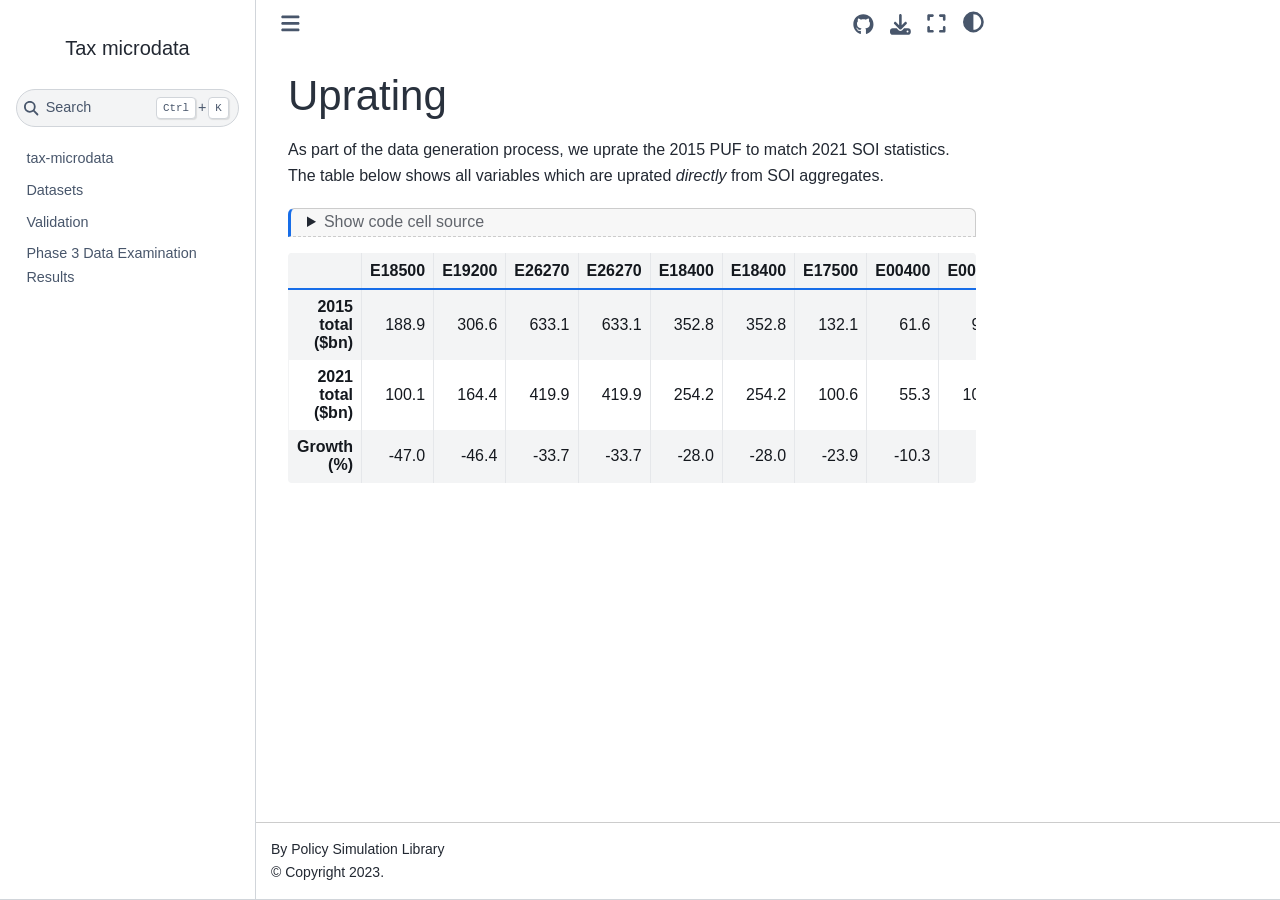
<file: uprating.html>
<!DOCTYPE html>


<html lang="en" data-content_root="./" >

  <head>
    <meta charset="utf-8" />
    <meta name="viewport" content="width=device-width, initial-scale=1.0" /><meta name="viewport" content="width=device-width, initial-scale=1" />

    <title>Uprating &#8212; Tax microdata</title>
  
  
  
  <script data-cfasync="false">
    document.documentElement.dataset.mode = localStorage.getItem("mode") || "";
    document.documentElement.dataset.theme = localStorage.getItem("theme") || "";
  </script>
  <!-- 
    this give us a css class that will be invisible only if js is disabled 
  -->
  <noscript>
    <style>
      .pst-js-only { display: none !important; }

    </style>
  </noscript>
  
  <!-- Loaded before other Sphinx assets -->
  <link href="_static/styles/theme.css?digest=26a4bc78f4c0ddb94549" rel="stylesheet" />
<link href="_static/styles/pydata-sphinx-theme.css?digest=26a4bc78f4c0ddb94549" rel="stylesheet" />

    <link rel="stylesheet" type="text/css" href="_static/pygments.css?v=fa44fd50" />
    <link rel="stylesheet" type="text/css" href="_static/styles/sphinx-book-theme.css?v=a3416100" />
    <link rel="stylesheet" type="text/css" href="_static/togglebutton.css?v=13237357" />
    <link rel="stylesheet" type="text/css" href="_static/copybutton.css?v=76b2166b" />
    <link rel="stylesheet" type="text/css" href="_static/mystnb.4510f1fc1dee50b3e5859aac5469c37c29e427902b24a333a5f9fcb2f0b3ac41.css" />
    <link rel="stylesheet" type="text/css" href="_static/sphinx-thebe.css?v=4fa983c6" />
    <link rel="stylesheet" type="text/css" href="_static/sphinx-design.min.css?v=95c83b7e" />
  
  <!-- So that users can add custom icons -->
  <script src="_static/scripts/fontawesome.js?digest=26a4bc78f4c0ddb94549"></script>
  <!-- Pre-loaded scripts that we'll load fully later -->
  <link rel="preload" as="script" href="_static/scripts/bootstrap.js?digest=26a4bc78f4c0ddb94549" />
<link rel="preload" as="script" href="_static/scripts/pydata-sphinx-theme.js?digest=26a4bc78f4c0ddb94549" />

    <script src="_static/documentation_options.js?v=9eb32ce0"></script>
    <script src="_static/doctools.js?v=9a2dae69"></script>
    <script src="_static/sphinx_highlight.js?v=dc90522c"></script>
    <script src="_static/clipboard.min.js?v=a7894cd8"></script>
    <script src="_static/copybutton.js?v=f281be69"></script>
    <script src="_static/scripts/sphinx-book-theme.js?v=887ef09a"></script>
    <script>let toggleHintShow = 'Click to show';</script>
    <script>let toggleHintHide = 'Click to hide';</script>
    <script>let toggleOpenOnPrint = 'true';</script>
    <script src="_static/togglebutton.js?v=4a39c7ea"></script>
    <script>var togglebuttonSelector = '.toggle, .admonition.dropdown';</script>
    <script src="_static/design-tabs.js?v=f930bc37"></script>
    <script>const THEBE_JS_URL = "https://unpkg.com/thebe@0.8.2/lib/index.js"; const thebe_selector = ".thebe,.cell"; const thebe_selector_input = "pre"; const thebe_selector_output = ".output, .cell_output"</script>
    <script async="async" src="_static/sphinx-thebe.js?v=c100c467"></script>
    <script>var togglebuttonSelector = '.toggle, .admonition.dropdown';</script>
    <script>const THEBE_JS_URL = "https://unpkg.com/thebe@0.8.2/lib/index.js"; const thebe_selector = ".thebe,.cell"; const thebe_selector_input = "pre"; const thebe_selector_output = ".output, .cell_output"</script>
    <script>DOCUMENTATION_OPTIONS.pagename = 'uprating';</script>
    <link rel="index" title="Index" href="genindex.html" />
    <link rel="search" title="Search" href="search.html" />
  <meta name="viewport" content="width=device-width, initial-scale=1"/>
  <meta name="docsearch:language" content="en"/>
  <meta name="docsearch:version" content="" />
  </head>
  
  
  <body data-bs-spy="scroll" data-bs-target=".bd-toc-nav" data-offset="180" data-bs-root-margin="0px 0px -60%" data-default-mode="">

  
  
  <div id="pst-skip-link" class="skip-link d-print-none"><a href="#main-content">Skip to main content</a></div>
  
  <div id="pst-scroll-pixel-helper"></div>
  
  <button type="button" class="btn rounded-pill" id="pst-back-to-top">
    <i class="fa-solid fa-arrow-up"></i>Back to top</button>

  
  <dialog id="pst-search-dialog">
    
<form class="bd-search d-flex align-items-center"
      action="search.html"
      method="get">
  <i class="fa-solid fa-magnifying-glass"></i>
  <input type="search"
         class="form-control"
         name="q"
         placeholder="Search this book..."
         aria-label="Search this book..."
         autocomplete="off"
         autocorrect="off"
         autocapitalize="off"
         spellcheck="false"/>
  <span class="search-button__kbd-shortcut"><kbd class="kbd-shortcut__modifier">Ctrl</kbd>+<kbd>K</kbd></span>
</form>
  </dialog>

  <div class="pst-async-banner-revealer d-none">
  <aside id="bd-header-version-warning" class="d-none d-print-none" aria-label="Version warning"></aside>
</div>

  
    <header class="bd-header navbar navbar-expand-lg bd-navbar d-print-none">
    </header>
  

  <div class="bd-container">
    <div class="bd-container__inner bd-page-width">
      
      
      
        
      
      <dialog id="pst-primary-sidebar-modal"></dialog>
      <div id="pst-primary-sidebar" class="bd-sidebar-primary bd-sidebar">
        

  
  <div class="sidebar-header-items sidebar-primary__section">
    
    
    
    
  </div>
  
    <div class="sidebar-primary-items__start sidebar-primary__section">
        <div class="sidebar-primary-item">

  
    
  

<a class="navbar-brand logo" href="intro.html">
  
  
  
  
  
  
    <p class="title logo__title">Tax microdata</p>
  
</a></div>
        <div class="sidebar-primary-item">

<button class="btn search-button-field search-button__button pst-js-only" title="Search" aria-label="Search" data-bs-placement="bottom" data-bs-toggle="tooltip">
 <i class="fa-solid fa-magnifying-glass"></i>
 <span class="search-button__default-text">Search</span>
 <span class="search-button__kbd-shortcut"><kbd class="kbd-shortcut__modifier">Ctrl</kbd>+<kbd class="kbd-shortcut__modifier">K</kbd></span>
</button></div>
        <div class="sidebar-primary-item"><nav class="bd-links bd-docs-nav" aria-label="Main">
    <div class="bd-toc-item navbar-nav active">
        
        <ul class="nav bd-sidenav bd-sidenav__home-link">
            <li class="toctree-l1">
                <a class="reference internal" href="intro.html">
                    tax-microdata
                </a>
            </li>
        </ul>
        <ul class="nav bd-sidenav">
<li class="toctree-l1"><a class="reference internal" href="datasets.html">Datasets</a></li>
<li class="toctree-l1"><a class="reference internal" href="validation.html">Validation</a></li>
<li class="toctree-l1"><a class="reference internal" href="examination.html">Phase 3 Data Examination Results</a></li>
</ul>

    </div>
</nav></div>
    </div>
  
  
  <div class="sidebar-primary-items__end sidebar-primary__section">
  </div>
  
  <div id="rtd-footer-container"></div>


      </div>
      
      <main id="main-content" class="bd-main" role="main">
        
        

<div class="sbt-scroll-pixel-helper"></div>

          <div class="bd-content">
            <div class="bd-article-container">
              
              <div class="bd-header-article d-print-none">
<div class="header-article-items header-article__inner">
  
    <div class="header-article-items__start">
      
        <div class="header-article-item"><button class="sidebar-toggle primary-toggle btn btn-sm" title="Toggle primary sidebar" data-bs-placement="bottom" data-bs-toggle="tooltip">
  <span class="fa-solid fa-bars"></span>
</button></div>
      
    </div>
  
  
    <div class="header-article-items__end">
      
        <div class="header-article-item">

<div class="article-header-buttons">





<div class="dropdown dropdown-source-buttons">
  <button class="btn dropdown-toggle" type="button" data-bs-toggle="dropdown" aria-expanded="false" aria-label="Source repositories">
    <i class="fab fa-github"></i>
  </button>
  <ul class="dropdown-menu">
      
      
      
      <li><a href="https://github.com/pslmodels/tax-microdata-benchmarking" target="_blank"
   class="btn btn-sm btn-source-repository-button dropdown-item"
   title="Source repository"
   data-bs-placement="left" data-bs-toggle="tooltip"
>
  

<span class="btn__icon-container">
  <i class="fab fa-github"></i>
  </span>
<span class="btn__text-container">Repository</span>
</a>
</li>
      
      
      
      
      <li><a href="https://github.com/pslmodels/tax-microdata-benchmarking/issues/new?title=Issue%20on%20page%20%2Fuprating.html&body=Your%20issue%20content%20here." target="_blank"
   class="btn btn-sm btn-source-issues-button dropdown-item"
   title="Open an issue"
   data-bs-placement="left" data-bs-toggle="tooltip"
>
  

<span class="btn__icon-container">
  <i class="fas fa-lightbulb"></i>
  </span>
<span class="btn__text-container">Open issue</span>
</a>
</li>
      
  </ul>
</div>






<div class="dropdown dropdown-download-buttons">
  <button class="btn dropdown-toggle" type="button" data-bs-toggle="dropdown" aria-expanded="false" aria-label="Download this page">
    <i class="fas fa-download"></i>
  </button>
  <ul class="dropdown-menu">
      
      
      
      <li><a href="_sources/uprating.ipynb" target="_blank"
   class="btn btn-sm btn-download-source-button dropdown-item"
   title="Download source file"
   data-bs-placement="left" data-bs-toggle="tooltip"
>
  

<span class="btn__icon-container">
  <i class="fas fa-file"></i>
  </span>
<span class="btn__text-container">.ipynb</span>
</a>
</li>
      
      
      
      
      <li>
<button onclick="window.print()"
  class="btn btn-sm btn-download-pdf-button dropdown-item"
  title="Print to PDF"
  data-bs-placement="left" data-bs-toggle="tooltip"
>
  

<span class="btn__icon-container">
  <i class="fas fa-file-pdf"></i>
  </span>
<span class="btn__text-container">.pdf</span>
</button>
</li>
      
  </ul>
</div>




<button onclick="toggleFullScreen()"
  class="btn btn-sm btn-fullscreen-button"
  title="Fullscreen mode"
  data-bs-placement="bottom" data-bs-toggle="tooltip"
>
  

<span class="btn__icon-container">
  <i class="fas fa-expand"></i>
  </span>

</button>



<button class="btn btn-sm nav-link pst-navbar-icon theme-switch-button pst-js-only" aria-label="Color mode" data-bs-title="Color mode"  data-bs-placement="bottom" data-bs-toggle="tooltip">
  <i class="theme-switch fa-solid fa-sun                fa-lg" data-mode="light" title="Light"></i>
  <i class="theme-switch fa-solid fa-moon               fa-lg" data-mode="dark"  title="Dark"></i>
  <i class="theme-switch fa-solid fa-circle-half-stroke fa-lg" data-mode="auto"  title="System Settings"></i>
</button>


<button class="btn btn-sm pst-navbar-icon search-button search-button__button pst-js-only" title="Search" aria-label="Search" data-bs-placement="bottom" data-bs-toggle="tooltip">
    <i class="fa-solid fa-magnifying-glass fa-lg"></i>
</button>

</div></div>
      
    </div>
  
</div>
</div>
              
              

<div id="jb-print-docs-body" class="onlyprint">
    <h1>Uprating</h1>
    <!-- Table of contents -->
    <div id="print-main-content">
        <div id="jb-print-toc">
            
        </div>
    </div>
</div>

              
                
<div id="searchbox"></div>
                <article class="bd-article">
                  
  <section class="tex2jax_ignore mathjax_ignore" id="uprating">
<h1>Uprating<a class="headerlink" href="#uprating" title="Link to this heading">#</a></h1>
<p>As part of the data generation process, we uprate the 2015 PUF to match 2021 SOI statistics. The table below shows all variables which are uprated <em>directly</em> from SOI aggregates.</p>
<div class="cell tag_hide-input docutils container">
<details class="hide above-input">
<summary aria-label="Toggle hidden content">
<span class="collapsed">Show code cell source</span>
<span class="expanded">Hide code cell source</span>
</summary>
<div class="cell_input docutils container">
<div class="highlight-ipython3 notranslate"><div class="highlight"><pre><span></span><span class="kn">import</span> <span class="nn">pandas</span> <span class="k">as</span> <span class="nn">pd</span>
<span class="kn">from</span> <span class="nn">tmd.storage</span> <span class="kn">import</span> <span class="n">STORAGE_FOLDER</span>
<span class="kn">from</span> <span class="nn">microdf</span> <span class="kn">import</span> <span class="n">MicroDataFrame</span>
<span class="kn">from</span> <span class="nn">tmd.datasets.uprate_puf</span> <span class="kn">import</span> <span class="p">(</span>
    <span class="n">SOI_TO_PUF_STRAIGHT_RENAMES</span><span class="p">,</span>
    <span class="n">SOI_TO_PUF_NEG_ONLY_RENAMES</span><span class="p">,</span>
    <span class="n">SOI_TO_PUF_POS_ONLY_RENAMES</span><span class="p">,</span>
<span class="p">)</span>

<span class="c1"># Set maximum number of columns to display in pandas output to infinite</span>
<span class="n">pd</span><span class="o">.</span><span class="n">set_option</span><span class="p">(</span><span class="s2">&quot;display.max_columns&quot;</span><span class="p">,</span> <span class="kc">None</span><span class="p">)</span>

<span class="n">puf_2015</span> <span class="o">=</span> <span class="n">pd</span><span class="o">.</span><span class="n">read_csv</span><span class="p">(</span><span class="n">STORAGE_FOLDER</span> <span class="o">/</span> <span class="s2">&quot;input&quot;</span> <span class="o">/</span> <span class="s2">&quot;puf_2015.csv&quot;</span><span class="p">)</span>
<span class="n">puf_2021</span> <span class="o">=</span> <span class="n">pd</span><span class="o">.</span><span class="n">read_csv</span><span class="p">(</span><span class="n">STORAGE_FOLDER</span> <span class="o">/</span> <span class="s2">&quot;output&quot;</span> <span class="o">/</span> <span class="s2">&quot;puf_2021.csv&quot;</span><span class="p">)</span>

<span class="n">puf_2015</span><span class="o">.</span><span class="n">S006</span> <span class="o">/=</span> <span class="mi">100</span>
<span class="n">puf_2021</span><span class="o">.</span><span class="n">S006</span> <span class="o">/=</span> <span class="mi">100</span>
<span class="n">puf_2015</span> <span class="o">=</span> <span class="n">MicroDataFrame</span><span class="p">(</span><span class="n">puf_2015</span><span class="p">,</span> <span class="n">weights</span><span class="o">=</span><span class="s2">&quot;S006&quot;</span><span class="p">)</span>
<span class="n">puf_2021</span> <span class="o">=</span> <span class="n">MicroDataFrame</span><span class="p">(</span><span class="n">puf_2021</span><span class="p">,</span> <span class="n">weights</span><span class="o">=</span><span class="s2">&quot;S006&quot;</span><span class="p">)</span>

<span class="n">totals_2015</span> <span class="o">=</span> <span class="n">puf_2015</span><span class="o">.</span><span class="n">sum</span><span class="p">()</span>
<span class="n">totals_2021</span> <span class="o">=</span> <span class="n">puf_2021</span><span class="o">.</span><span class="n">sum</span><span class="p">()</span>

<span class="n">uprating_df</span> <span class="o">=</span> <span class="n">pd</span><span class="o">.</span><span class="n">DataFrame</span><span class="p">()</span>
<span class="n">uprating_df</span><span class="p">[</span><span class="s2">&quot;2015 total ($bn)&quot;</span><span class="p">]</span> <span class="o">=</span> <span class="p">(</span><span class="n">puf_2015</span><span class="o">.</span><span class="n">sum</span><span class="p">()</span> <span class="o">/</span> <span class="mf">1e9</span><span class="p">)</span><span class="o">.</span><span class="n">round</span><span class="p">(</span><span class="mi">1</span><span class="p">)</span>
<span class="n">uprating_df</span><span class="p">[</span><span class="s2">&quot;2021 total ($bn)&quot;</span><span class="p">]</span> <span class="o">=</span> <span class="p">(</span><span class="n">puf_2021</span><span class="o">.</span><span class="n">sum</span><span class="p">()</span> <span class="o">/</span> <span class="mf">1e9</span><span class="p">)</span><span class="o">.</span><span class="n">round</span><span class="p">(</span><span class="mi">1</span><span class="p">)</span>
<span class="n">uprating_df</span><span class="p">[</span><span class="s2">&quot;Growth (%)&quot;</span><span class="p">]</span> <span class="o">=</span> <span class="p">((</span><span class="n">totals_2021</span> <span class="o">/</span> <span class="n">totals_2015</span> <span class="o">-</span> <span class="mi">1</span><span class="p">)</span> <span class="o">*</span> <span class="mi">100</span><span class="p">)</span><span class="o">.</span><span class="n">round</span><span class="p">(</span><span class="mi">1</span><span class="p">)</span>
<span class="c1"># uprating_df[&quot;Annualised growth (%)&quot;] = (((totals_2021 / totals_2015) ** (1 / (2021 - 2015)) - 1) * 100).round(1)</span>

<span class="n">UPRATED_DIRECTLY_FROM_SOI</span> <span class="o">=</span> <span class="nb">list</span><span class="p">(</span>
    <span class="nb">list</span><span class="p">(</span><span class="n">SOI_TO_PUF_STRAIGHT_RENAMES</span><span class="o">.</span><span class="n">values</span><span class="p">())</span>
    <span class="o">+</span> <span class="nb">list</span><span class="p">(</span><span class="n">SOI_TO_PUF_NEG_ONLY_RENAMES</span><span class="o">.</span><span class="n">values</span><span class="p">())</span>
    <span class="o">+</span> <span class="nb">list</span><span class="p">(</span><span class="n">SOI_TO_PUF_POS_ONLY_RENAMES</span><span class="o">.</span><span class="n">values</span><span class="p">())</span>
<span class="p">)</span>

<span class="n">uprating_df</span><span class="o">.</span><span class="n">T</span><span class="p">[</span><span class="n">UPRATED_DIRECTLY_FROM_SOI</span><span class="p">]</span><span class="o">.</span><span class="n">T</span><span class="o">.</span><span class="n">sort_values</span><span class="p">(</span><span class="s2">&quot;Growth (%)&quot;</span><span class="p">)</span><span class="o">.</span><span class="n">T</span>
</pre></div>
</div>
</div>
</details>
<div class="cell_output docutils container">
<div class="output text_html"><div>
<style scoped>
    .dataframe tbody tr th:only-of-type {
        vertical-align: middle;
    }

    .dataframe tbody tr th {
        vertical-align: top;
    }

    .dataframe thead th {
        text-align: right;
    }
</style>
<table border="1" class="dataframe">
  <thead>
    <tr style="text-align: right;">
      <th></th>
      <th>E18500</th>
      <th>E19200</th>
      <th>E26270</th>
      <th>E26270</th>
      <th>E18400</th>
      <th>E18400</th>
      <th>E17500</th>
      <th>E00400</th>
      <th>E00300</th>
      <th>E19800</th>
      <th>E01700</th>
      <th>E00200</th>
      <th>E01500</th>
      <th>E02400</th>
      <th>E00650</th>
      <th>E00600</th>
      <th>E02500</th>
      <th>E01400</th>
      <th>E00900</th>
      <th>E00900</th>
      <th>E01100</th>
      <th>E01000</th>
      <th>E01000</th>
      <th>E02300</th>
    </tr>
  </thead>
  <tbody>
    <tr>
      <th>2015 total ($bn)</th>
      <td>188.9</td>
      <td>306.6</td>
      <td>633.1</td>
      <td>633.1</td>
      <td>352.8</td>
      <td>352.8</td>
      <td>132.1</td>
      <td>61.6</td>
      <td>97.8</td>
      <td>163.5</td>
      <td>693.0</td>
      <td>7156.3</td>
      <td>1178.9</td>
      <td>604.8</td>
      <td>204.0</td>
      <td>260.9</td>
      <td>277.0</td>
      <td>251.8</td>
      <td>332.4</td>
      <td>332.4</td>
      <td>11.8</td>
      <td>701.4</td>
      <td>701.4</td>
      <td>26.7</td>
    </tr>
    <tr>
      <th>2021 total ($bn)</th>
      <td>100.1</td>
      <td>164.4</td>
      <td>419.9</td>
      <td>419.9</td>
      <td>254.2</td>
      <td>254.2</td>
      <td>100.6</td>
      <td>55.3</td>
      <td>105.7</td>
      <td>194.0</td>
      <td>861.8</td>
      <td>9078.3</td>
      <td>1519.6</td>
      <td>790.7</td>
      <td>297.1</td>
      <td>388.0</td>
      <td>412.2</td>
      <td>406.1</td>
      <td>560.2</td>
      <td>560.2</td>
      <td>24.3</td>
      <td>2051.5</td>
      <td>2051.5</td>
      <td>204.6</td>
    </tr>
    <tr>
      <th>Growth (%)</th>
      <td>-47.0</td>
      <td>-46.4</td>
      <td>-33.7</td>
      <td>-33.7</td>
      <td>-28.0</td>
      <td>-28.0</td>
      <td>-23.9</td>
      <td>-10.3</td>
      <td>8.0</td>
      <td>18.7</td>
      <td>24.4</td>
      <td>26.9</td>
      <td>28.9</td>
      <td>30.7</td>
      <td>45.6</td>
      <td>48.7</td>
      <td>48.8</td>
      <td>61.3</td>
      <td>68.5</td>
      <td>68.5</td>
      <td>106.6</td>
      <td>192.5</td>
      <td>192.5</td>
      <td>667.2</td>
    </tr>
  </tbody>
</table>
</div></div></div>
</div>
</section>

    <script type="text/x-thebe-config">
    {
        requestKernel: true,
        binderOptions: {
            repo: "binder-examples/jupyter-stacks-datascience",
            ref: "master",
        },
        codeMirrorConfig: {
            theme: "abcdef",
            mode: "python"
        },
        kernelOptions: {
            name: "python3",
            path: "./."
        },
        predefinedOutput: true
    }
    </script>
    <script>kernelName = 'python3'</script>

                </article>
              

              
              
              
              
                <footer class="prev-next-footer d-print-none">
                  
<div class="prev-next-area">
</div>
                </footer>
              
            </div>
            
            
              
            
          </div>
          <footer class="bd-footer-content">
            
<div class="bd-footer-content__inner container">
  
  <div class="footer-item">
    
<p class="component-author">
By Policy Simulation Library
</p>

  </div>
  
  <div class="footer-item">
    

  <p class="copyright">
    
      © Copyright 2023.
      <br/>
    
  </p>

  </div>
  
  <div class="footer-item">
    
  </div>
  
  <div class="footer-item">
    
  </div>
  
</div>
          </footer>
        

      </main>
    </div>
  </div>
  
  <!-- Scripts loaded after <body> so the DOM is not blocked -->
  <script defer src="_static/scripts/bootstrap.js?digest=26a4bc78f4c0ddb94549"></script>
<script defer src="_static/scripts/pydata-sphinx-theme.js?digest=26a4bc78f4c0ddb94549"></script>

  <footer class="bd-footer">
  </footer>
  </body>
</html>
</file>
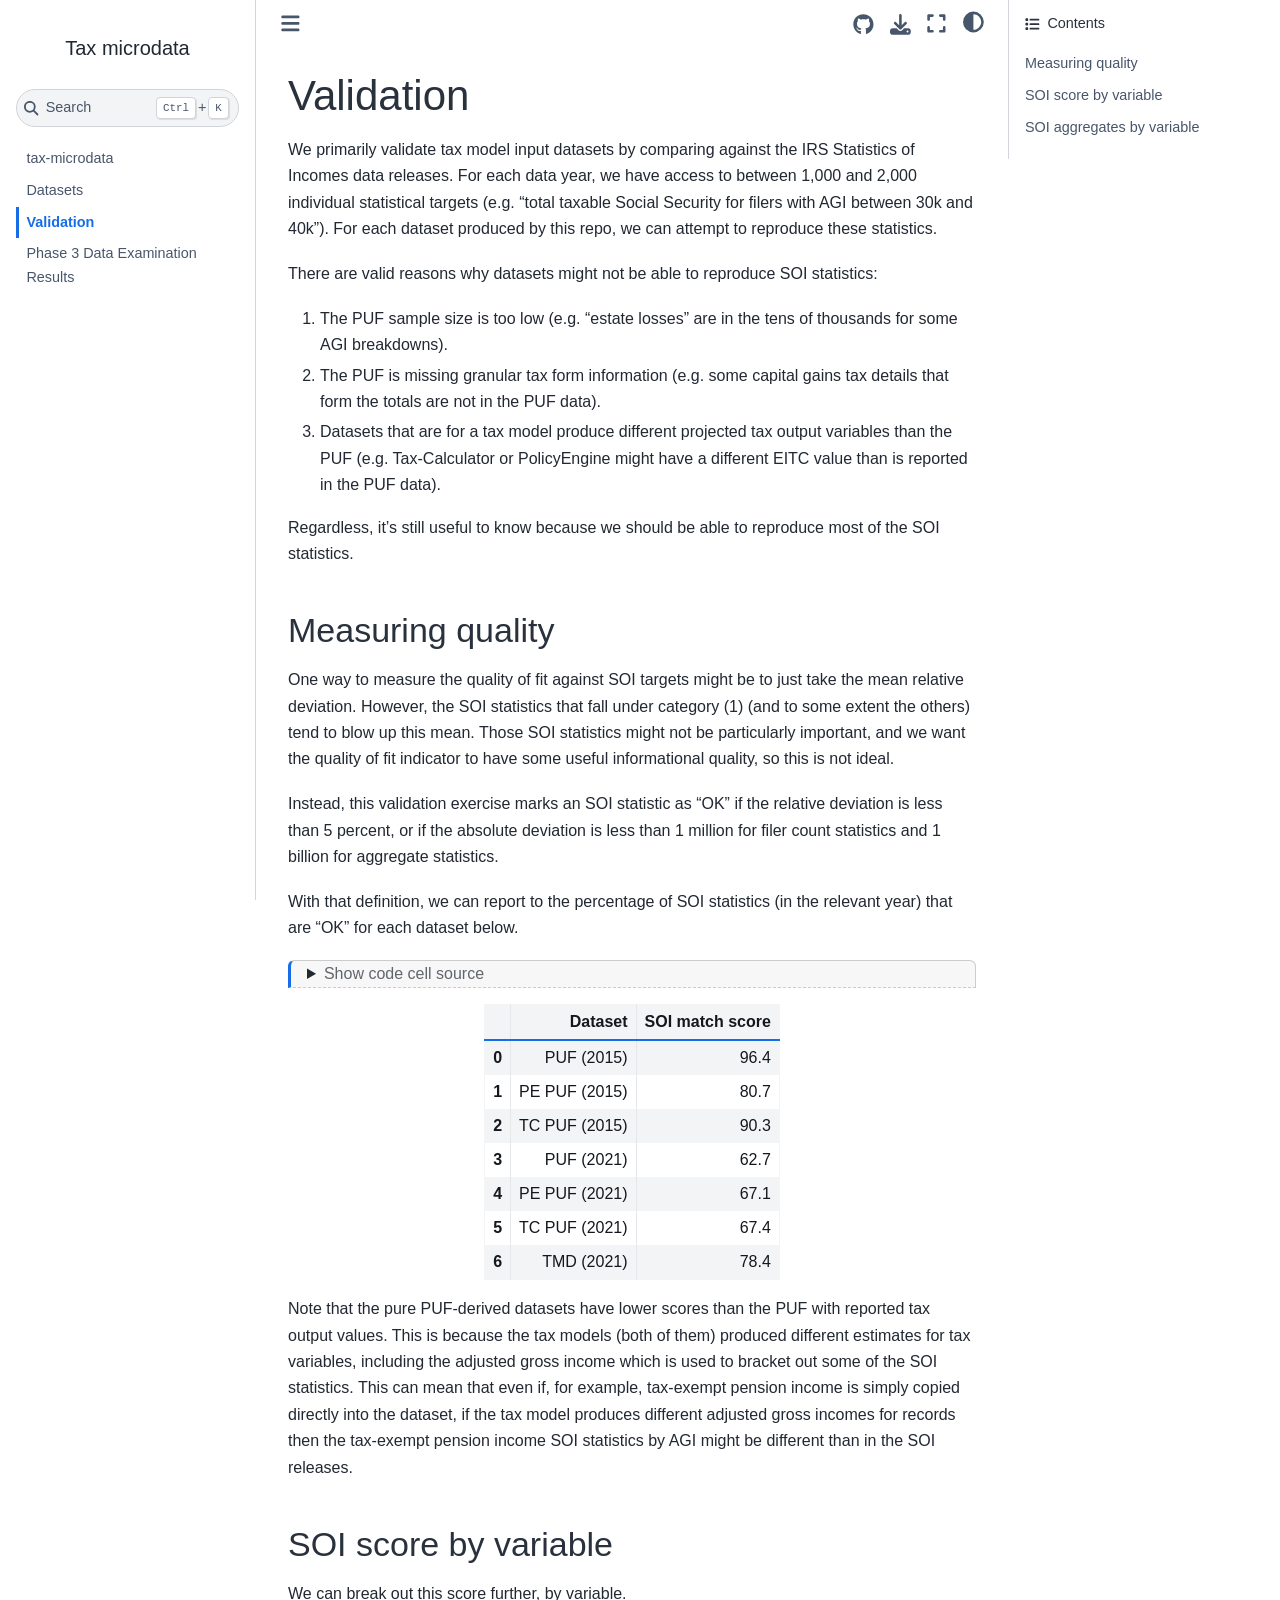
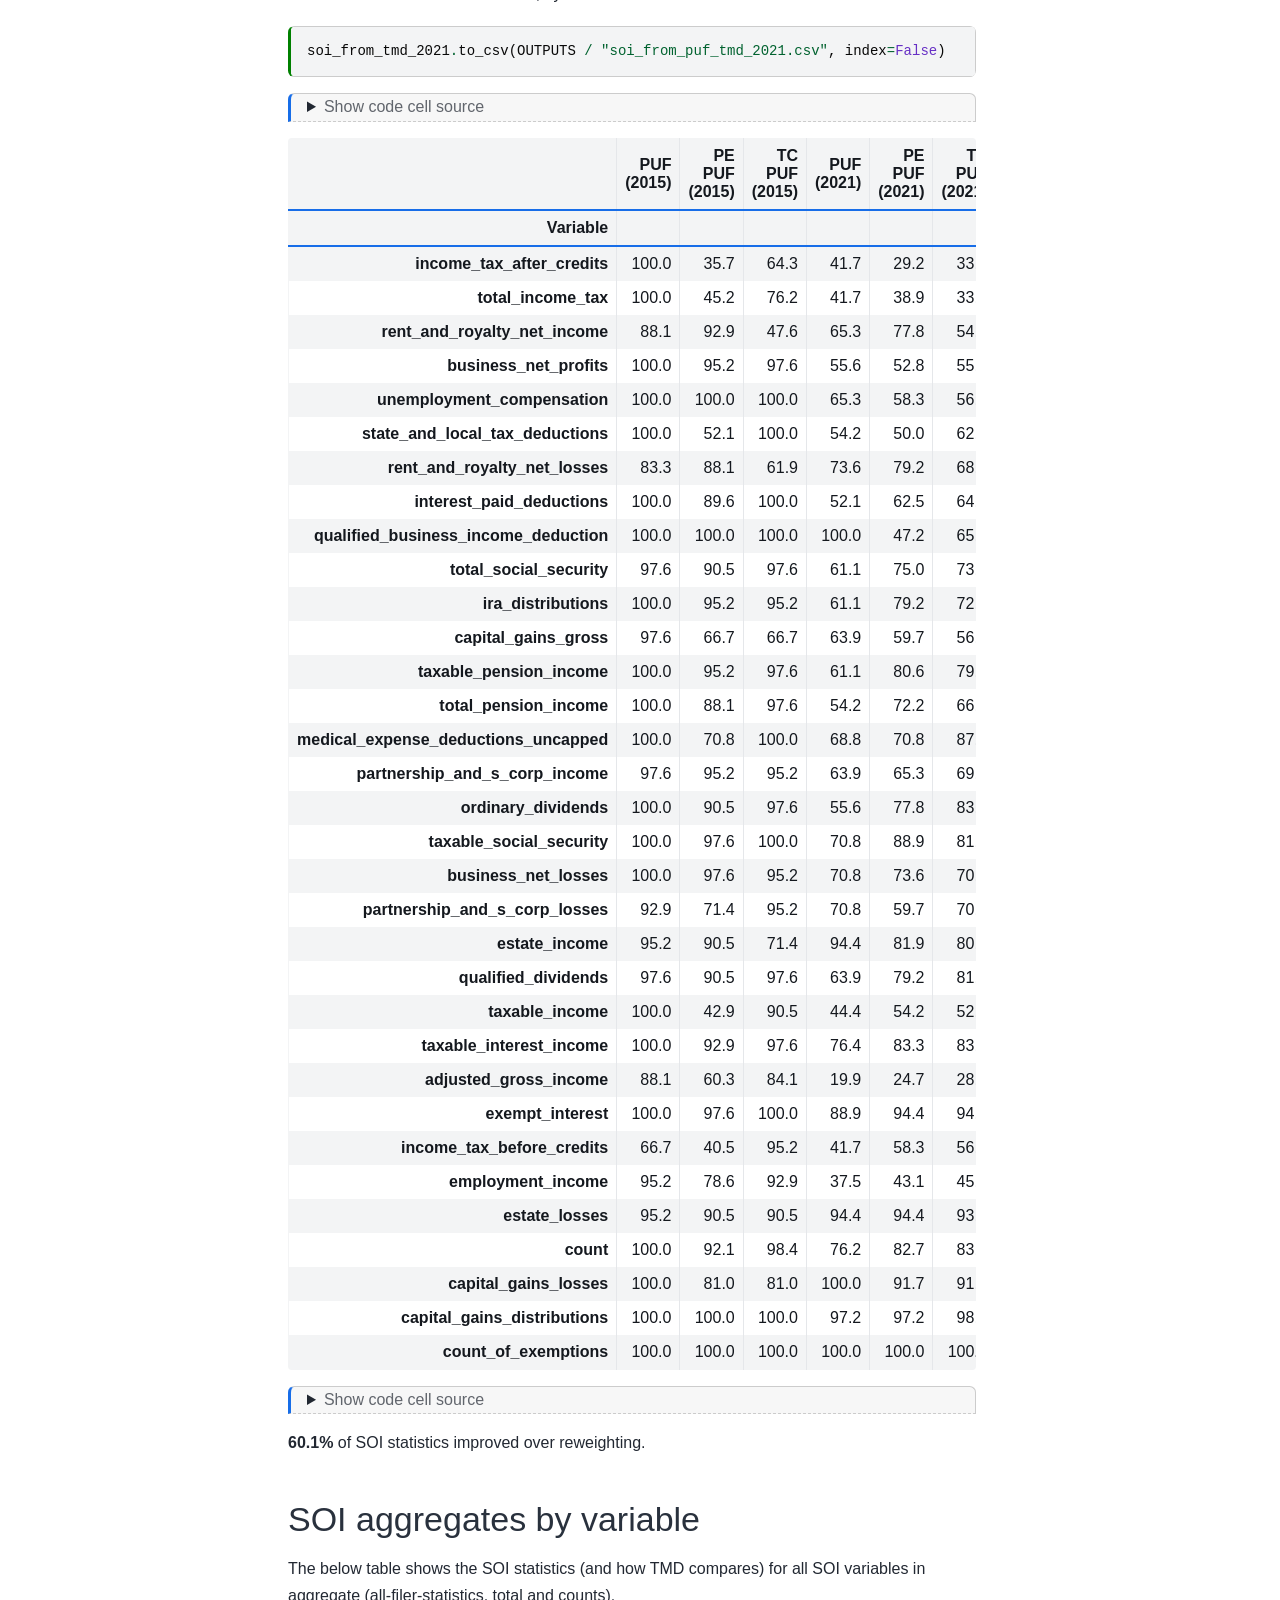
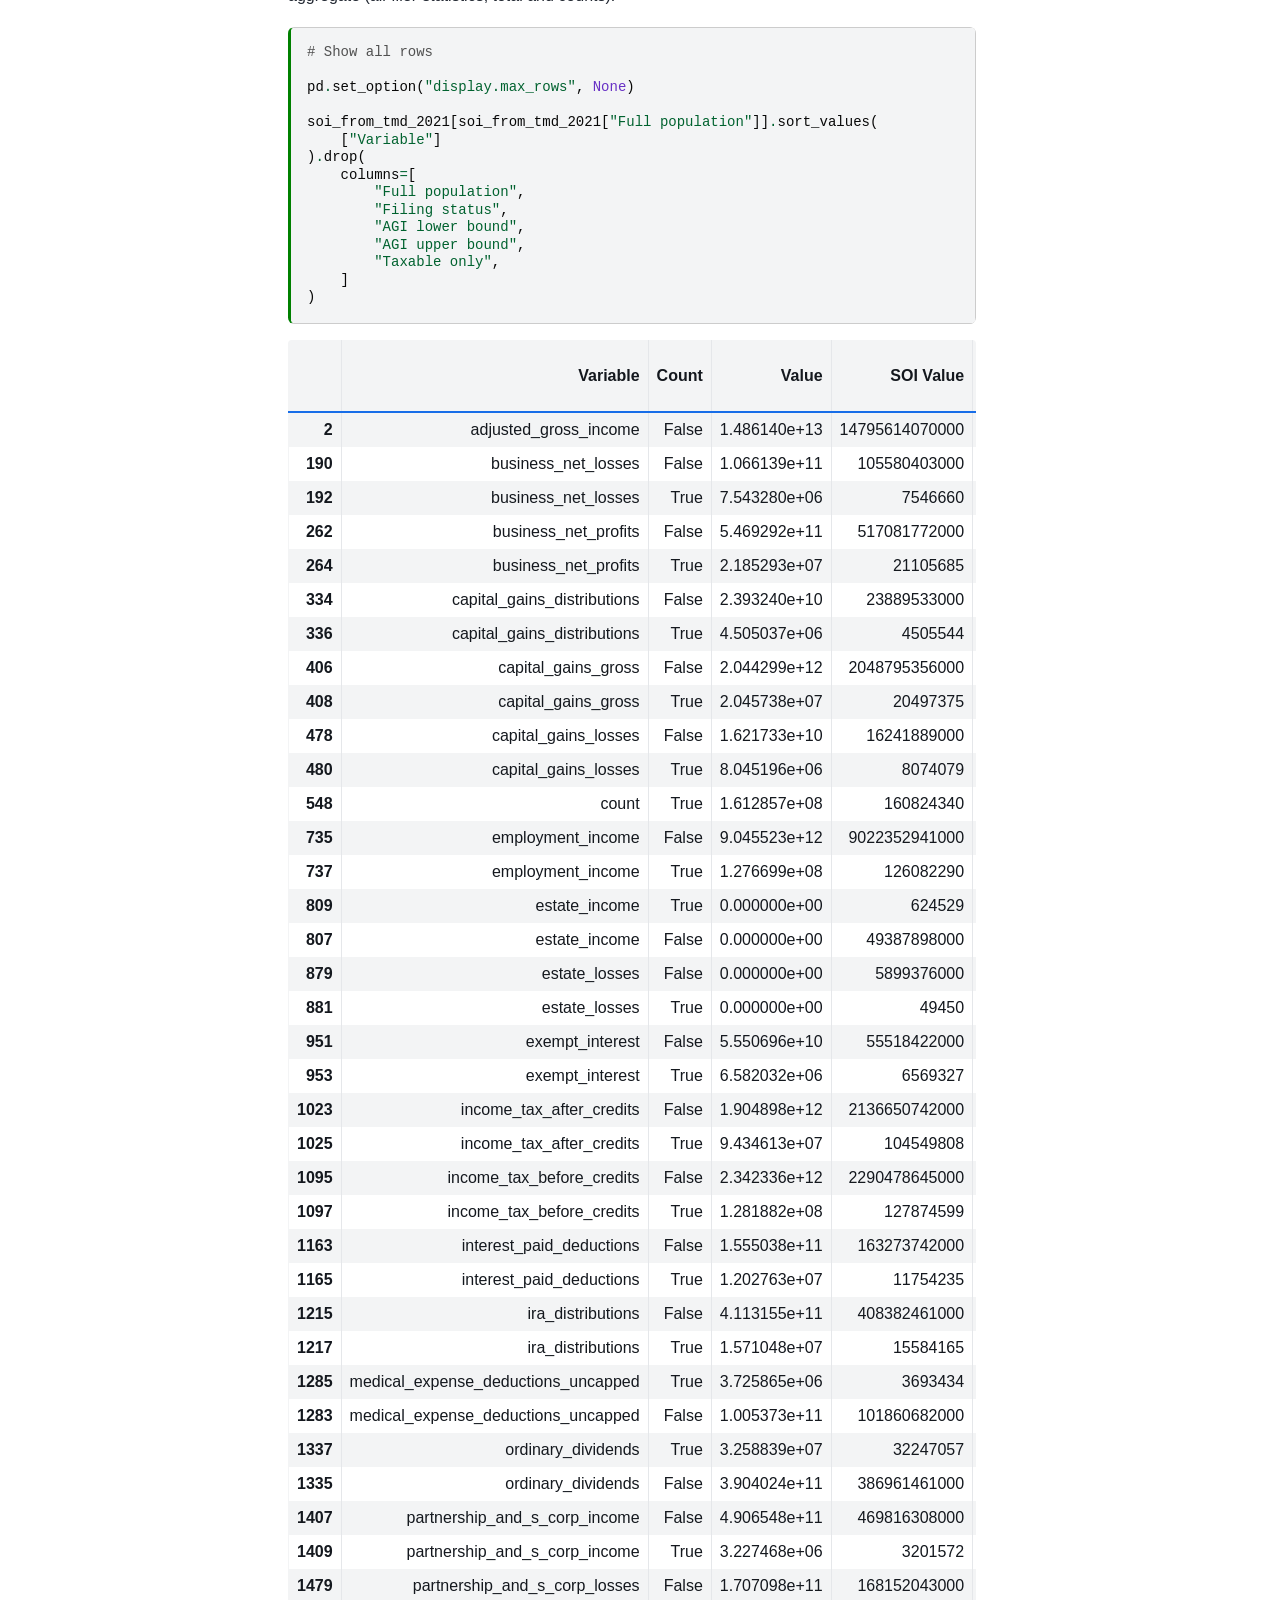
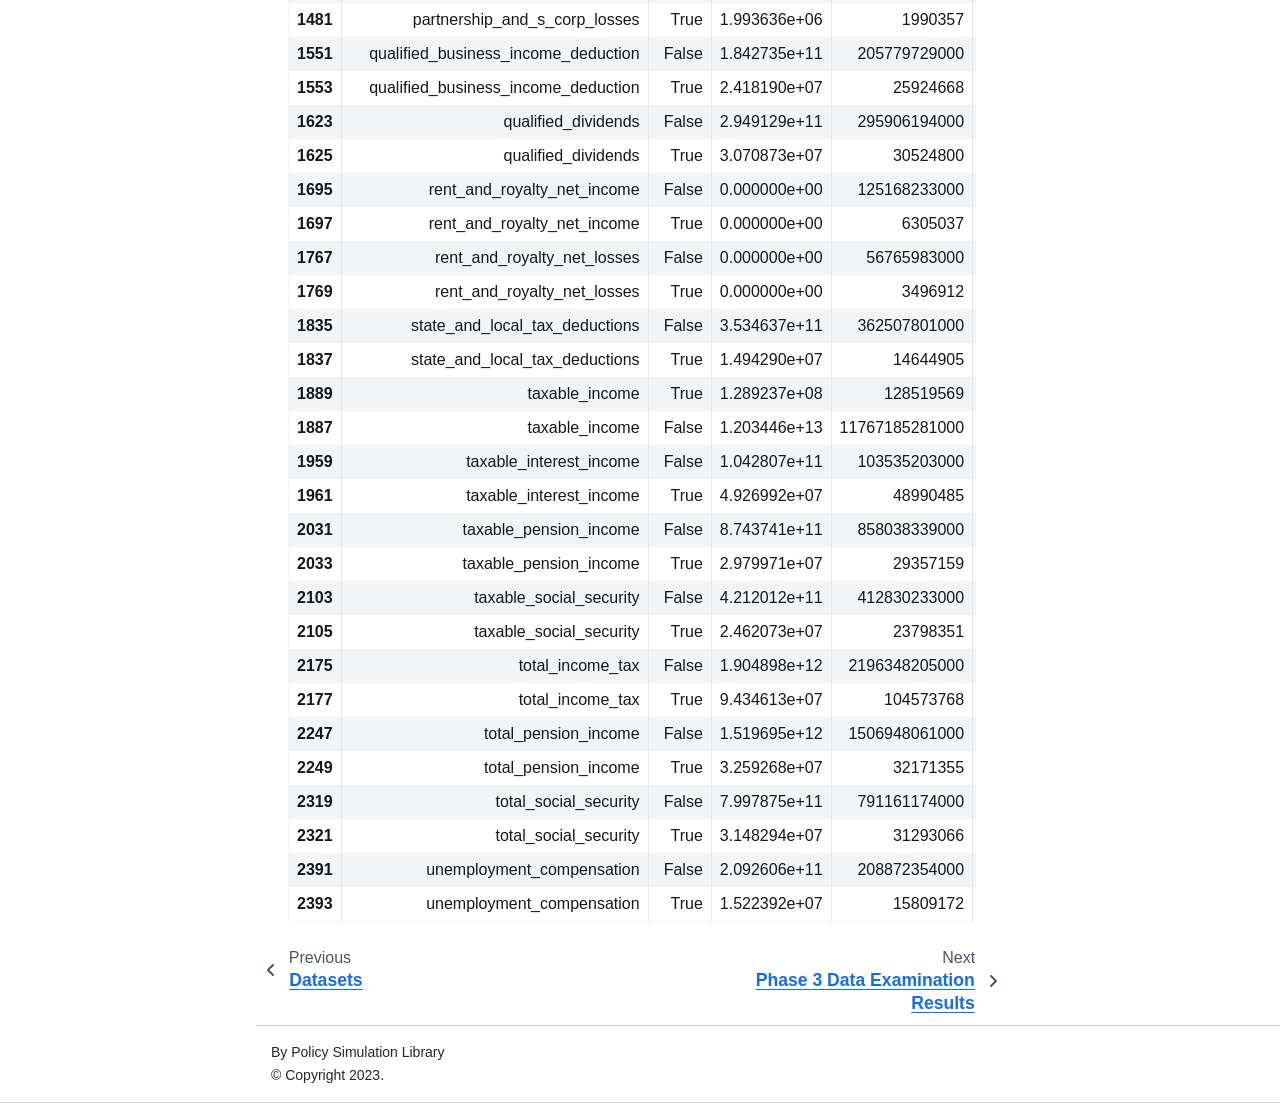
<file: validation.html>
<!DOCTYPE html>


<html lang="en" data-content_root="./" >

  <head>
    <meta charset="utf-8" />
    <meta name="viewport" content="width=device-width, initial-scale=1.0" /><meta name="viewport" content="width=device-width, initial-scale=1" />

    <title>Validation &#8212; Tax microdata</title>
  
  
  
  <script data-cfasync="false">
    document.documentElement.dataset.mode = localStorage.getItem("mode") || "";
    document.documentElement.dataset.theme = localStorage.getItem("theme") || "";
  </script>
  <!-- 
    this give us a css class that will be invisible only if js is disabled 
  -->
  <noscript>
    <style>
      .pst-js-only { display: none !important; }

    </style>
  </noscript>
  
  <!-- Loaded before other Sphinx assets -->
  <link href="_static/styles/theme.css?digest=26a4bc78f4c0ddb94549" rel="stylesheet" />
<link href="_static/styles/pydata-sphinx-theme.css?digest=26a4bc78f4c0ddb94549" rel="stylesheet" />

    <link rel="stylesheet" type="text/css" href="_static/pygments.css?v=fa44fd50" />
    <link rel="stylesheet" type="text/css" href="_static/styles/sphinx-book-theme.css?v=a3416100" />
    <link rel="stylesheet" type="text/css" href="_static/togglebutton.css?v=13237357" />
    <link rel="stylesheet" type="text/css" href="_static/copybutton.css?v=76b2166b" />
    <link rel="stylesheet" type="text/css" href="_static/mystnb.4510f1fc1dee50b3e5859aac5469c37c29e427902b24a333a5f9fcb2f0b3ac41.css" />
    <link rel="stylesheet" type="text/css" href="_static/sphinx-thebe.css?v=4fa983c6" />
    <link rel="stylesheet" type="text/css" href="_static/sphinx-design.min.css?v=95c83b7e" />
  
  <!-- So that users can add custom icons -->
  <script src="_static/scripts/fontawesome.js?digest=26a4bc78f4c0ddb94549"></script>
  <!-- Pre-loaded scripts that we'll load fully later -->
  <link rel="preload" as="script" href="_static/scripts/bootstrap.js?digest=26a4bc78f4c0ddb94549" />
<link rel="preload" as="script" href="_static/scripts/pydata-sphinx-theme.js?digest=26a4bc78f4c0ddb94549" />

    <script src="_static/documentation_options.js?v=9eb32ce0"></script>
    <script src="_static/doctools.js?v=9a2dae69"></script>
    <script src="_static/sphinx_highlight.js?v=dc90522c"></script>
    <script src="_static/clipboard.min.js?v=a7894cd8"></script>
    <script src="_static/copybutton.js?v=f281be69"></script>
    <script src="_static/scripts/sphinx-book-theme.js?v=887ef09a"></script>
    <script>let toggleHintShow = 'Click to show';</script>
    <script>let toggleHintHide = 'Click to hide';</script>
    <script>let toggleOpenOnPrint = 'true';</script>
    <script src="_static/togglebutton.js?v=4a39c7ea"></script>
    <script>var togglebuttonSelector = '.toggle, .admonition.dropdown';</script>
    <script src="_static/design-tabs.js?v=f930bc37"></script>
    <script>const THEBE_JS_URL = "https://unpkg.com/thebe@0.8.2/lib/index.js"; const thebe_selector = ".thebe,.cell"; const thebe_selector_input = "pre"; const thebe_selector_output = ".output, .cell_output"</script>
    <script async="async" src="_static/sphinx-thebe.js?v=c100c467"></script>
    <script>var togglebuttonSelector = '.toggle, .admonition.dropdown';</script>
    <script>const THEBE_JS_URL = "https://unpkg.com/thebe@0.8.2/lib/index.js"; const thebe_selector = ".thebe,.cell"; const thebe_selector_input = "pre"; const thebe_selector_output = ".output, .cell_output"</script>
    <script>DOCUMENTATION_OPTIONS.pagename = 'validation';</script>
    <link rel="index" title="Index" href="genindex.html" />
    <link rel="search" title="Search" href="search.html" />
    <link rel="next" title="Phase 3 Data Examination Results" href="examination.html" />
    <link rel="prev" title="Datasets" href="datasets.html" />
  <meta name="viewport" content="width=device-width, initial-scale=1"/>
  <meta name="docsearch:language" content="en"/>
  <meta name="docsearch:version" content="" />
  </head>
  
  
  <body data-bs-spy="scroll" data-bs-target=".bd-toc-nav" data-offset="180" data-bs-root-margin="0px 0px -60%" data-default-mode="">

  
  
  <div id="pst-skip-link" class="skip-link d-print-none"><a href="#main-content">Skip to main content</a></div>
  
  <div id="pst-scroll-pixel-helper"></div>
  
  <button type="button" class="btn rounded-pill" id="pst-back-to-top">
    <i class="fa-solid fa-arrow-up"></i>Back to top</button>

  
  <dialog id="pst-search-dialog">
    
<form class="bd-search d-flex align-items-center"
      action="search.html"
      method="get">
  <i class="fa-solid fa-magnifying-glass"></i>
  <input type="search"
         class="form-control"
         name="q"
         placeholder="Search this book..."
         aria-label="Search this book..."
         autocomplete="off"
         autocorrect="off"
         autocapitalize="off"
         spellcheck="false"/>
  <span class="search-button__kbd-shortcut"><kbd class="kbd-shortcut__modifier">Ctrl</kbd>+<kbd>K</kbd></span>
</form>
  </dialog>

  <div class="pst-async-banner-revealer d-none">
  <aside id="bd-header-version-warning" class="d-none d-print-none" aria-label="Version warning"></aside>
</div>

  
    <header class="bd-header navbar navbar-expand-lg bd-navbar d-print-none">
    </header>
  

  <div class="bd-container">
    <div class="bd-container__inner bd-page-width">
      
      
      
      <dialog id="pst-primary-sidebar-modal"></dialog>
      <div id="pst-primary-sidebar" class="bd-sidebar-primary bd-sidebar">
        

  
  <div class="sidebar-header-items sidebar-primary__section">
    
    
    
    
  </div>
  
    <div class="sidebar-primary-items__start sidebar-primary__section">
        <div class="sidebar-primary-item">

  
    
  

<a class="navbar-brand logo" href="intro.html">
  
  
  
  
  
  
    <p class="title logo__title">Tax microdata</p>
  
</a></div>
        <div class="sidebar-primary-item">

<button class="btn search-button-field search-button__button pst-js-only" title="Search" aria-label="Search" data-bs-placement="bottom" data-bs-toggle="tooltip">
 <i class="fa-solid fa-magnifying-glass"></i>
 <span class="search-button__default-text">Search</span>
 <span class="search-button__kbd-shortcut"><kbd class="kbd-shortcut__modifier">Ctrl</kbd>+<kbd class="kbd-shortcut__modifier">K</kbd></span>
</button></div>
        <div class="sidebar-primary-item"><nav class="bd-links bd-docs-nav" aria-label="Main">
    <div class="bd-toc-item navbar-nav active">
        
        <ul class="nav bd-sidenav bd-sidenav__home-link">
            <li class="toctree-l1">
                <a class="reference internal" href="intro.html">
                    tax-microdata
                </a>
            </li>
        </ul>
        <ul class="current nav bd-sidenav">
<li class="toctree-l1"><a class="reference internal" href="datasets.html">Datasets</a></li>
<li class="toctree-l1 current active"><a class="current reference internal" href="#">Validation</a></li>
<li class="toctree-l1"><a class="reference internal" href="examination.html">Phase 3 Data Examination Results</a></li>
</ul>

    </div>
</nav></div>
    </div>
  
  
  <div class="sidebar-primary-items__end sidebar-primary__section">
  </div>
  
  <div id="rtd-footer-container"></div>


      </div>
      
      <main id="main-content" class="bd-main" role="main">
        
        

<div class="sbt-scroll-pixel-helper"></div>

          <div class="bd-content">
            <div class="bd-article-container">
              
              <div class="bd-header-article d-print-none">
<div class="header-article-items header-article__inner">
  
    <div class="header-article-items__start">
      
        <div class="header-article-item"><button class="sidebar-toggle primary-toggle btn btn-sm" title="Toggle primary sidebar" data-bs-placement="bottom" data-bs-toggle="tooltip">
  <span class="fa-solid fa-bars"></span>
</button></div>
      
    </div>
  
  
    <div class="header-article-items__end">
      
        <div class="header-article-item">

<div class="article-header-buttons">





<div class="dropdown dropdown-source-buttons">
  <button class="btn dropdown-toggle" type="button" data-bs-toggle="dropdown" aria-expanded="false" aria-label="Source repositories">
    <i class="fab fa-github"></i>
  </button>
  <ul class="dropdown-menu">
      
      
      
      <li><a href="https://github.com/pslmodels/tax-microdata-benchmarking" target="_blank"
   class="btn btn-sm btn-source-repository-button dropdown-item"
   title="Source repository"
   data-bs-placement="left" data-bs-toggle="tooltip"
>
  

<span class="btn__icon-container">
  <i class="fab fa-github"></i>
  </span>
<span class="btn__text-container">Repository</span>
</a>
</li>
      
      
      
      
      <li><a href="https://github.com/pslmodels/tax-microdata-benchmarking/issues/new?title=Issue%20on%20page%20%2Fvalidation.html&body=Your%20issue%20content%20here." target="_blank"
   class="btn btn-sm btn-source-issues-button dropdown-item"
   title="Open an issue"
   data-bs-placement="left" data-bs-toggle="tooltip"
>
  

<span class="btn__icon-container">
  <i class="fas fa-lightbulb"></i>
  </span>
<span class="btn__text-container">Open issue</span>
</a>
</li>
      
  </ul>
</div>






<div class="dropdown dropdown-download-buttons">
  <button class="btn dropdown-toggle" type="button" data-bs-toggle="dropdown" aria-expanded="false" aria-label="Download this page">
    <i class="fas fa-download"></i>
  </button>
  <ul class="dropdown-menu">
      
      
      
      <li><a href="_sources/validation.ipynb" target="_blank"
   class="btn btn-sm btn-download-source-button dropdown-item"
   title="Download source file"
   data-bs-placement="left" data-bs-toggle="tooltip"
>
  

<span class="btn__icon-container">
  <i class="fas fa-file"></i>
  </span>
<span class="btn__text-container">.ipynb</span>
</a>
</li>
      
      
      
      
      <li>
<button onclick="window.print()"
  class="btn btn-sm btn-download-pdf-button dropdown-item"
  title="Print to PDF"
  data-bs-placement="left" data-bs-toggle="tooltip"
>
  

<span class="btn__icon-container">
  <i class="fas fa-file-pdf"></i>
  </span>
<span class="btn__text-container">.pdf</span>
</button>
</li>
      
  </ul>
</div>




<button onclick="toggleFullScreen()"
  class="btn btn-sm btn-fullscreen-button"
  title="Fullscreen mode"
  data-bs-placement="bottom" data-bs-toggle="tooltip"
>
  

<span class="btn__icon-container">
  <i class="fas fa-expand"></i>
  </span>

</button>



<button class="btn btn-sm nav-link pst-navbar-icon theme-switch-button pst-js-only" aria-label="Color mode" data-bs-title="Color mode"  data-bs-placement="bottom" data-bs-toggle="tooltip">
  <i class="theme-switch fa-solid fa-sun                fa-lg" data-mode="light" title="Light"></i>
  <i class="theme-switch fa-solid fa-moon               fa-lg" data-mode="dark"  title="Dark"></i>
  <i class="theme-switch fa-solid fa-circle-half-stroke fa-lg" data-mode="auto"  title="System Settings"></i>
</button>


<button class="btn btn-sm pst-navbar-icon search-button search-button__button pst-js-only" title="Search" aria-label="Search" data-bs-placement="bottom" data-bs-toggle="tooltip">
    <i class="fa-solid fa-magnifying-glass fa-lg"></i>
</button>
<button class="sidebar-toggle secondary-toggle btn btn-sm" title="Toggle secondary sidebar" data-bs-placement="bottom" data-bs-toggle="tooltip">
    <span class="fa-solid fa-list"></span>
</button>
</div></div>
      
    </div>
  
</div>
</div>
              
              

<div id="jb-print-docs-body" class="onlyprint">
    <h1>Validation</h1>
    <!-- Table of contents -->
    <div id="print-main-content">
        <div id="jb-print-toc">
            
            <div>
                <h2> Contents </h2>
            </div>
            <nav aria-label="Page">
                <ul class="visible nav section-nav flex-column">
<li class="toc-h2 nav-item toc-entry"><a class="reference internal nav-link" href="#measuring-quality">Measuring quality</a></li>
<li class="toc-h2 nav-item toc-entry"><a class="reference internal nav-link" href="#soi-score-by-variable">SOI score by variable</a></li>
<li class="toc-h2 nav-item toc-entry"><a class="reference internal nav-link" href="#soi-aggregates-by-variable">SOI aggregates by variable</a></li>
</ul>
            </nav>
        </div>
    </div>
</div>

              
                
<div id="searchbox"></div>
                <article class="bd-article">
                  
  <section class="tex2jax_ignore mathjax_ignore" id="validation">
<h1>Validation<a class="headerlink" href="#validation" title="Link to this heading">#</a></h1>
<p>We primarily validate tax model input datasets by comparing against the IRS Statistics of Incomes data releases. For each data year, we have access to between 1,000 and 2,000 individual statistical targets (e.g. “total taxable Social Security for filers with AGI between 30k and 40k”). For each dataset produced by this repo, we can attempt to reproduce these statistics.</p>
<p>There are valid reasons why datasets might not be able to reproduce SOI statistics:</p>
<ol class="arabic simple">
<li><p>The PUF sample size is too low (e.g. “estate losses” are in the tens of thousands for some AGI breakdowns).</p></li>
<li><p>The PUF is missing granular tax form information (e.g. some capital gains tax details that form the totals are not in the PUF data).</p></li>
<li><p>Datasets that are for a tax model produce different projected tax output variables than the PUF (e.g. Tax-Calculator or PolicyEngine might have a different EITC value than is reported in the PUF data).</p></li>
</ol>
<p>Regardless, it’s still useful to know because we should be able to reproduce most of the SOI statistics.</p>
<section id="measuring-quality">
<h2>Measuring quality<a class="headerlink" href="#measuring-quality" title="Link to this heading">#</a></h2>
<p>One way to measure the quality of fit against SOI targets might be to just take the mean relative deviation. However, the SOI statistics that fall under category (1) (and to some extent the others) tend to blow up this mean. Those SOI statistics might not be particularly important, and we want the quality of fit indicator to have some useful informational quality, so this is not ideal.</p>
<p>Instead, this validation exercise marks an SOI statistic as “OK” if the relative deviation is less than 5 percent, or if the absolute deviation is less than 1 million for filer count statistics and 1 billion for aggregate statistics.</p>
<p>With that definition, we can report to the percentage of SOI statistics (in the relevant year) that are “OK” for each dataset below.</p>
<div class="cell tag_hide-input docutils container">
<details class="hide above-input">
<summary aria-label="Toggle hidden content">
<span class="collapsed">Show code cell source</span>
<span class="expanded">Hide code cell source</span>
</summary>
<div class="cell_input docutils container">
<div class="highlight-ipython3 notranslate"><div class="highlight"><pre><span></span><span class="kn">from</span> <span class="nn">tmd.utils.soi_replication</span> <span class="kn">import</span> <span class="o">*</span>
<span class="kn">from</span> <span class="nn">tmd.storage</span> <span class="kn">import</span> <span class="n">STORAGE_FOLDER</span>
<span class="kn">from</span> <span class="nn">tmd.datasets</span> <span class="kn">import</span> <span class="o">*</span>
<span class="kn">import</span> <span class="nn">pandas</span> <span class="k">as</span> <span class="nn">pd</span>

<span class="n">INPUTS</span> <span class="o">=</span> <span class="n">STORAGE_FOLDER</span> <span class="o">/</span> <span class="s2">&quot;input&quot;</span>
<span class="n">OUTPUTS</span> <span class="o">=</span> <span class="n">STORAGE_FOLDER</span> <span class="o">/</span> <span class="s2">&quot;output&quot;</span>

<span class="n">puf_2015</span> <span class="o">=</span> <span class="n">pd</span><span class="o">.</span><span class="n">read_csv</span><span class="p">(</span><span class="n">INPUTS</span> <span class="o">/</span> <span class="s2">&quot;puf_2015.csv&quot;</span><span class="p">)</span>
<span class="n">tc_puf_2015</span> <span class="o">=</span> <span class="n">pd</span><span class="o">.</span><span class="n">read_csv</span><span class="p">(</span><span class="n">OUTPUTS</span> <span class="o">/</span> <span class="s2">&quot;tc_puf_2015.csv&quot;</span><span class="p">)</span>

<span class="n">soi_from_puf_2015</span> <span class="o">=</span> <span class="n">compare_soi_replication_to_soi</span><span class="p">(</span>
    <span class="n">puf_to_soi</span><span class="p">(</span><span class="n">puf_2015</span><span class="p">,</span> <span class="mi">2015</span><span class="p">),</span> <span class="mi">2015</span>
<span class="p">)</span>
<span class="n">soi_from_pe_puf_2015</span> <span class="o">=</span> <span class="n">compare_soi_replication_to_soi</span><span class="p">(</span>
    <span class="n">pe_to_soi</span><span class="p">(</span><span class="n">PUF_2015</span><span class="p">,</span> <span class="mi">2015</span><span class="p">),</span> <span class="mi">2015</span>
<span class="p">)</span>
<span class="n">soi_from_tc_puf_2015</span> <span class="o">=</span> <span class="n">compare_soi_replication_to_soi</span><span class="p">(</span>
    <span class="n">tc_to_soi</span><span class="p">(</span><span class="n">tc_puf_2015</span><span class="p">,</span> <span class="mi">2015</span><span class="p">),</span> <span class="mi">2015</span>
<span class="p">)</span>


<span class="k">def</span> <span class="nf">soi_statistic_passes_quality_test</span><span class="p">(</span><span class="n">df</span><span class="p">):</span>
    <span class="c1"># Relative error lower than this =&gt; OK</span>
    <span class="n">RELATIVE_ERROR_THRESHOLD</span> <span class="o">=</span> <span class="mf">0.05</span>

    <span class="c1"># Absolute error lower than this for filer counts =&gt; OK</span>
    <span class="n">COUNT_ABSOLUTE_ERROR_THRESHOLD</span> <span class="o">=</span> <span class="mf">1e6</span>

    <span class="c1"># Absolute error lower than this for aggregates =&gt; OK</span>
    <span class="n">AGGREGATE_ABSOLUTE_ERROR_THRESHOLD</span> <span class="o">=</span> <span class="mf">1e9</span>

    <span class="n">relative_error_ok</span> <span class="o">=</span> <span class="p">(</span>
        <span class="n">df</span><span class="p">[</span><span class="s2">&quot;Absolute relative error&quot;</span><span class="p">]</span> <span class="o">&lt;</span> <span class="n">RELATIVE_ERROR_THRESHOLD</span>
    <span class="p">)</span>
    <span class="n">absolute_error_threshold</span> <span class="o">=</span> <span class="n">np</span><span class="o">.</span><span class="n">where</span><span class="p">(</span>
        <span class="n">df</span><span class="o">.</span><span class="n">Count</span><span class="p">,</span>
        <span class="n">COUNT_ABSOLUTE_ERROR_THRESHOLD</span><span class="p">,</span>
        <span class="n">AGGREGATE_ABSOLUTE_ERROR_THRESHOLD</span><span class="p">,</span>
    <span class="p">)</span>
    <span class="n">absolute_error_ok</span> <span class="o">=</span> <span class="n">df</span><span class="p">[</span><span class="s2">&quot;Absolute error&quot;</span><span class="p">]</span> <span class="o">&lt;</span> <span class="n">absolute_error_threshold</span>

    <span class="k">return</span> <span class="n">relative_error_ok</span> <span class="o">|</span> <span class="n">absolute_error_ok</span>


<span class="c1"># 2021 datasets</span>

<span class="n">puf_2021</span> <span class="o">=</span> <span class="n">pd</span><span class="o">.</span><span class="n">read_csv</span><span class="p">(</span><span class="n">OUTPUTS</span> <span class="o">/</span> <span class="s2">&quot;puf_2021.csv&quot;</span><span class="p">)</span>
<span class="n">tc_puf_2021</span> <span class="o">=</span> <span class="n">pd</span><span class="o">.</span><span class="n">read_csv</span><span class="p">(</span><span class="n">OUTPUTS</span> <span class="o">/</span> <span class="s2">&quot;tc_puf_2021.csv&quot;</span><span class="p">)</span>
<span class="n">tmd_2021</span> <span class="o">=</span> <span class="n">pd</span><span class="o">.</span><span class="n">read_csv</span><span class="p">(</span><span class="n">OUTPUTS</span> <span class="o">/</span> <span class="s2">&quot;tmd_2021.csv&quot;</span><span class="p">)</span>

<span class="n">soi_from_puf_2021</span> <span class="o">=</span> <span class="n">compare_soi_replication_to_soi</span><span class="p">(</span>
    <span class="n">puf_to_soi</span><span class="p">(</span><span class="n">puf_2021</span><span class="p">,</span> <span class="mi">2021</span><span class="p">),</span> <span class="mi">2021</span>
<span class="p">)</span>
<span class="n">soi_from_pe_puf_2021</span> <span class="o">=</span> <span class="n">compare_soi_replication_to_soi</span><span class="p">(</span>
    <span class="n">pe_to_soi</span><span class="p">(</span><span class="n">PUF_2021</span><span class="p">,</span> <span class="mi">2021</span><span class="p">),</span> <span class="mi">2021</span>
<span class="p">)</span>
<span class="n">soi_from_tc_puf_2021</span> <span class="o">=</span> <span class="n">compare_soi_replication_to_soi</span><span class="p">(</span>
    <span class="n">tc_to_soi</span><span class="p">(</span><span class="n">tc_puf_2021</span><span class="p">,</span> <span class="mi">2021</span><span class="p">),</span> <span class="mi">2021</span>
<span class="p">)</span>
<span class="n">soi_from_tmd_2021</span> <span class="o">=</span> <span class="n">compare_soi_replication_to_soi</span><span class="p">(</span>
    <span class="n">tc_to_soi</span><span class="p">(</span><span class="n">tmd_2021</span><span class="p">,</span> <span class="mi">2021</span><span class="p">),</span> <span class="mi">2021</span>
<span class="p">)</span>

<span class="n">dataset_soi_comparisons</span> <span class="o">=</span> <span class="p">[</span>
    <span class="n">soi_from_puf_2015</span><span class="p">,</span>
    <span class="n">soi_from_pe_puf_2015</span><span class="p">,</span>
    <span class="n">soi_from_tc_puf_2015</span><span class="p">,</span>
    <span class="n">soi_from_puf_2021</span><span class="p">,</span>
    <span class="n">soi_from_pe_puf_2021</span><span class="p">,</span>
    <span class="n">soi_from_tc_puf_2021</span><span class="p">,</span>
    <span class="n">soi_from_tmd_2021</span><span class="p">,</span>
<span class="p">]</span>

<span class="k">for</span> <span class="n">dataset</span> <span class="ow">in</span> <span class="n">dataset_soi_comparisons</span><span class="p">:</span>
    <span class="n">dataset</span><span class="p">[</span><span class="s2">&quot;OK&quot;</span><span class="p">]</span> <span class="o">=</span> <span class="n">soi_statistic_passes_quality_test</span><span class="p">(</span><span class="n">dataset</span><span class="p">)</span>

<span class="n">dataset_names</span> <span class="o">=</span> <span class="p">[</span>
    <span class="s2">&quot;PUF (2015)&quot;</span><span class="p">,</span>
    <span class="s2">&quot;PE PUF (2015)&quot;</span><span class="p">,</span>
    <span class="s2">&quot;TC PUF (2015)&quot;</span><span class="p">,</span>
    <span class="s2">&quot;PUF (2021)&quot;</span><span class="p">,</span>
    <span class="s2">&quot;PE PUF (2021)&quot;</span><span class="p">,</span>
    <span class="s2">&quot;TC PUF (2021)&quot;</span><span class="p">,</span>
    <span class="s2">&quot;TMD (2021)&quot;</span><span class="p">,</span>
<span class="p">]</span>

<span class="n">comparison_df</span> <span class="o">=</span> <span class="n">pd</span><span class="o">.</span><span class="n">DataFrame</span><span class="p">(</span>
    <span class="p">{</span>
        <span class="s2">&quot;Dataset&quot;</span><span class="p">:</span> <span class="n">dataset_names</span><span class="p">,</span>
        <span class="s2">&quot;SOI match score&quot;</span><span class="p">:</span> <span class="p">[</span>
            <span class="p">(</span><span class="n">df</span><span class="p">[</span><span class="s2">&quot;OK&quot;</span><span class="p">]</span><span class="o">.</span><span class="n">mean</span><span class="p">()</span> <span class="o">*</span> <span class="mi">100</span><span class="p">)</span><span class="o">.</span><span class="n">round</span><span class="p">(</span><span class="mi">1</span><span class="p">)</span> <span class="k">for</span> <span class="n">df</span> <span class="ow">in</span> <span class="n">dataset_soi_comparisons</span>
        <span class="p">],</span>
    <span class="p">}</span>
<span class="p">)</span>

<span class="n">comparison_df</span>
</pre></div>
</div>
</div>
</details>
<div class="cell_output docutils container">
<div class="output text_html"><div>
<style scoped>
    .dataframe tbody tr th:only-of-type {
        vertical-align: middle;
    }

    .dataframe tbody tr th {
        vertical-align: top;
    }

    .dataframe thead th {
        text-align: right;
    }
</style>
<table border="1" class="dataframe">
  <thead>
    <tr style="text-align: right;">
      <th></th>
      <th>Dataset</th>
      <th>SOI match score</th>
    </tr>
  </thead>
  <tbody>
    <tr>
      <th>0</th>
      <td>PUF (2015)</td>
      <td>96.4</td>
    </tr>
    <tr>
      <th>1</th>
      <td>PE PUF (2015)</td>
      <td>80.7</td>
    </tr>
    <tr>
      <th>2</th>
      <td>TC PUF (2015)</td>
      <td>90.3</td>
    </tr>
    <tr>
      <th>3</th>
      <td>PUF (2021)</td>
      <td>62.7</td>
    </tr>
    <tr>
      <th>4</th>
      <td>PE PUF (2021)</td>
      <td>67.1</td>
    </tr>
    <tr>
      <th>5</th>
      <td>TC PUF (2021)</td>
      <td>67.4</td>
    </tr>
    <tr>
      <th>6</th>
      <td>TMD (2021)</td>
      <td>78.4</td>
    </tr>
  </tbody>
</table>
</div></div></div>
</div>
<p>Note that the pure PUF-derived datasets have lower scores than the PUF with reported tax output values. This is because the tax models (both of them) produced different estimates for tax variables, including the adjusted gross income which is used to bracket out some of the SOI statistics. This can mean that even if, for example, tax-exempt pension income is simply copied directly into the dataset, if the tax model produces different adjusted gross incomes for records then the tax-exempt pension income SOI statistics by AGI might be different than in the SOI releases.</p>
</section>
<section id="soi-score-by-variable">
<h2>SOI score by variable<a class="headerlink" href="#soi-score-by-variable" title="Link to this heading">#</a></h2>
<p>We can break out this score further, by variable.</p>
<div class="cell docutils container">
<div class="cell_input docutils container">
<div class="highlight-ipython3 notranslate"><div class="highlight"><pre><span></span><span class="n">soi_from_tmd_2021</span><span class="o">.</span><span class="n">to_csv</span><span class="p">(</span><span class="n">OUTPUTS</span> <span class="o">/</span> <span class="s2">&quot;soi_from_puf_tmd_2021.csv&quot;</span><span class="p">,</span> <span class="n">index</span><span class="o">=</span><span class="kc">False</span><span class="p">)</span>
</pre></div>
</div>
</div>
</div>
<div class="cell tag_hide-input docutils container">
<details class="hide above-input">
<summary aria-label="Toggle hidden content">
<span class="collapsed">Show code cell source</span>
<span class="expanded">Hide code cell source</span>
</summary>
<div class="cell_input docutils container">
<div class="highlight-ipython3 notranslate"><div class="highlight"><pre><span></span><span class="n">score_by_dataset</span> <span class="o">=</span> <span class="n">pd</span><span class="o">.</span><span class="n">DataFrame</span><span class="p">(</span>
    <span class="p">{</span>
        <span class="n">dataset_name</span><span class="p">:</span> <span class="p">(</span><span class="n">dataset</span><span class="o">.</span><span class="n">groupby</span><span class="p">(</span><span class="s2">&quot;Variable&quot;</span><span class="p">)</span><span class="o">.</span><span class="n">OK</span><span class="o">.</span><span class="n">mean</span><span class="p">()</span> <span class="o">*</span> <span class="mi">100</span><span class="p">)</span><span class="o">.</span><span class="n">round</span><span class="p">(</span><span class="mi">1</span><span class="p">)</span>
        <span class="k">for</span> <span class="n">dataset_name</span><span class="p">,</span> <span class="n">dataset</span> <span class="ow">in</span> <span class="nb">zip</span><span class="p">(</span>
            <span class="n">dataset_names</span><span class="p">,</span> <span class="n">dataset_soi_comparisons</span>
        <span class="p">)</span>
    <span class="p">}</span>
<span class="p">)</span><span class="o">.</span><span class="n">fillna</span><span class="p">(</span>
    <span class="mi">100</span>
<span class="p">)</span>  <span class="c1"># Fillna because some variables aren&#39;t in the 2021 SOI releases.</span>
<span class="n">score_by_dataset</span><span class="o">.</span><span class="n">sort_values</span><span class="p">(</span><span class="s2">&quot;TMD (2021)&quot;</span><span class="p">)</span>
</pre></div>
</div>
</div>
</details>
<div class="cell_output docutils container">
<div class="output text_html"><div>
<style scoped>
    .dataframe tbody tr th:only-of-type {
        vertical-align: middle;
    }

    .dataframe tbody tr th {
        vertical-align: top;
    }

    .dataframe thead th {
        text-align: right;
    }
</style>
<table border="1" class="dataframe">
  <thead>
    <tr style="text-align: right;">
      <th></th>
      <th>PUF (2015)</th>
      <th>PE PUF (2015)</th>
      <th>TC PUF (2015)</th>
      <th>PUF (2021)</th>
      <th>PE PUF (2021)</th>
      <th>TC PUF (2021)</th>
      <th>TMD (2021)</th>
    </tr>
    <tr>
      <th>Variable</th>
      <th></th>
      <th></th>
      <th></th>
      <th></th>
      <th></th>
      <th></th>
      <th></th>
    </tr>
  </thead>
  <tbody>
    <tr>
      <th>income_tax_after_credits</th>
      <td>100.0</td>
      <td>35.7</td>
      <td>64.3</td>
      <td>41.7</td>
      <td>29.2</td>
      <td>33.3</td>
      <td>45.8</td>
    </tr>
    <tr>
      <th>total_income_tax</th>
      <td>100.0</td>
      <td>45.2</td>
      <td>76.2</td>
      <td>41.7</td>
      <td>38.9</td>
      <td>33.3</td>
      <td>51.4</td>
    </tr>
    <tr>
      <th>rent_and_royalty_net_income</th>
      <td>88.1</td>
      <td>92.9</td>
      <td>47.6</td>
      <td>65.3</td>
      <td>77.8</td>
      <td>54.2</td>
      <td>54.2</td>
    </tr>
    <tr>
      <th>business_net_profits</th>
      <td>100.0</td>
      <td>95.2</td>
      <td>97.6</td>
      <td>55.6</td>
      <td>52.8</td>
      <td>55.6</td>
      <td>56.9</td>
    </tr>
    <tr>
      <th>unemployment_compensation</th>
      <td>100.0</td>
      <td>100.0</td>
      <td>100.0</td>
      <td>65.3</td>
      <td>58.3</td>
      <td>56.9</td>
      <td>65.3</td>
    </tr>
    <tr>
      <th>state_and_local_tax_deductions</th>
      <td>100.0</td>
      <td>52.1</td>
      <td>100.0</td>
      <td>54.2</td>
      <td>50.0</td>
      <td>62.5</td>
      <td>66.7</td>
    </tr>
    <tr>
      <th>rent_and_royalty_net_losses</th>
      <td>83.3</td>
      <td>88.1</td>
      <td>61.9</td>
      <td>73.6</td>
      <td>79.2</td>
      <td>68.1</td>
      <td>68.1</td>
    </tr>
    <tr>
      <th>interest_paid_deductions</th>
      <td>100.0</td>
      <td>89.6</td>
      <td>100.0</td>
      <td>52.1</td>
      <td>62.5</td>
      <td>64.6</td>
      <td>68.8</td>
    </tr>
    <tr>
      <th>qualified_business_income_deduction</th>
      <td>100.0</td>
      <td>100.0</td>
      <td>100.0</td>
      <td>100.0</td>
      <td>47.2</td>
      <td>65.3</td>
      <td>69.4</td>
    </tr>
    <tr>
      <th>total_social_security</th>
      <td>97.6</td>
      <td>90.5</td>
      <td>97.6</td>
      <td>61.1</td>
      <td>75.0</td>
      <td>73.6</td>
      <td>69.4</td>
    </tr>
    <tr>
      <th>ira_distributions</th>
      <td>100.0</td>
      <td>95.2</td>
      <td>95.2</td>
      <td>61.1</td>
      <td>79.2</td>
      <td>72.2</td>
      <td>69.4</td>
    </tr>
    <tr>
      <th>capital_gains_gross</th>
      <td>97.6</td>
      <td>66.7</td>
      <td>66.7</td>
      <td>63.9</td>
      <td>59.7</td>
      <td>56.9</td>
      <td>72.2</td>
    </tr>
    <tr>
      <th>taxable_pension_income</th>
      <td>100.0</td>
      <td>95.2</td>
      <td>97.6</td>
      <td>61.1</td>
      <td>80.6</td>
      <td>79.2</td>
      <td>73.6</td>
    </tr>
    <tr>
      <th>total_pension_income</th>
      <td>100.0</td>
      <td>88.1</td>
      <td>97.6</td>
      <td>54.2</td>
      <td>72.2</td>
      <td>66.7</td>
      <td>75.0</td>
    </tr>
    <tr>
      <th>medical_expense_deductions_uncapped</th>
      <td>100.0</td>
      <td>70.8</td>
      <td>100.0</td>
      <td>68.8</td>
      <td>70.8</td>
      <td>87.5</td>
      <td>75.0</td>
    </tr>
    <tr>
      <th>partnership_and_s_corp_income</th>
      <td>97.6</td>
      <td>95.2</td>
      <td>95.2</td>
      <td>63.9</td>
      <td>65.3</td>
      <td>69.4</td>
      <td>76.4</td>
    </tr>
    <tr>
      <th>ordinary_dividends</th>
      <td>100.0</td>
      <td>90.5</td>
      <td>97.6</td>
      <td>55.6</td>
      <td>77.8</td>
      <td>83.3</td>
      <td>77.8</td>
    </tr>
    <tr>
      <th>taxable_social_security</th>
      <td>100.0</td>
      <td>97.6</td>
      <td>100.0</td>
      <td>70.8</td>
      <td>88.9</td>
      <td>81.9</td>
      <td>79.2</td>
    </tr>
    <tr>
      <th>business_net_losses</th>
      <td>100.0</td>
      <td>97.6</td>
      <td>95.2</td>
      <td>70.8</td>
      <td>73.6</td>
      <td>70.8</td>
      <td>80.6</td>
    </tr>
    <tr>
      <th>partnership_and_s_corp_losses</th>
      <td>92.9</td>
      <td>71.4</td>
      <td>95.2</td>
      <td>70.8</td>
      <td>59.7</td>
      <td>70.8</td>
      <td>80.6</td>
    </tr>
    <tr>
      <th>estate_income</th>
      <td>95.2</td>
      <td>90.5</td>
      <td>71.4</td>
      <td>94.4</td>
      <td>81.9</td>
      <td>80.6</td>
      <td>80.6</td>
    </tr>
    <tr>
      <th>qualified_dividends</th>
      <td>97.6</td>
      <td>90.5</td>
      <td>97.6</td>
      <td>63.9</td>
      <td>79.2</td>
      <td>81.9</td>
      <td>83.3</td>
    </tr>
    <tr>
      <th>taxable_income</th>
      <td>100.0</td>
      <td>42.9</td>
      <td>90.5</td>
      <td>44.4</td>
      <td>54.2</td>
      <td>52.8</td>
      <td>86.1</td>
    </tr>
    <tr>
      <th>taxable_interest_income</th>
      <td>100.0</td>
      <td>92.9</td>
      <td>97.6</td>
      <td>76.4</td>
      <td>83.3</td>
      <td>83.3</td>
      <td>87.5</td>
    </tr>
    <tr>
      <th>adjusted_gross_income</th>
      <td>88.1</td>
      <td>60.3</td>
      <td>84.1</td>
      <td>19.9</td>
      <td>24.7</td>
      <td>28.5</td>
      <td>87.6</td>
    </tr>
    <tr>
      <th>exempt_interest</th>
      <td>100.0</td>
      <td>97.6</td>
      <td>100.0</td>
      <td>88.9</td>
      <td>94.4</td>
      <td>94.4</td>
      <td>90.3</td>
    </tr>
    <tr>
      <th>income_tax_before_credits</th>
      <td>66.7</td>
      <td>40.5</td>
      <td>95.2</td>
      <td>41.7</td>
      <td>58.3</td>
      <td>56.9</td>
      <td>90.3</td>
    </tr>
    <tr>
      <th>employment_income</th>
      <td>95.2</td>
      <td>78.6</td>
      <td>92.9</td>
      <td>37.5</td>
      <td>43.1</td>
      <td>45.8</td>
      <td>91.7</td>
    </tr>
    <tr>
      <th>estate_losses</th>
      <td>95.2</td>
      <td>90.5</td>
      <td>90.5</td>
      <td>94.4</td>
      <td>94.4</td>
      <td>93.1</td>
      <td>93.1</td>
    </tr>
    <tr>
      <th>count</th>
      <td>100.0</td>
      <td>92.1</td>
      <td>98.4</td>
      <td>76.2</td>
      <td>82.7</td>
      <td>83.2</td>
      <td>94.1</td>
    </tr>
    <tr>
      <th>capital_gains_losses</th>
      <td>100.0</td>
      <td>81.0</td>
      <td>81.0</td>
      <td>100.0</td>
      <td>91.7</td>
      <td>91.7</td>
      <td>100.0</td>
    </tr>
    <tr>
      <th>capital_gains_distributions</th>
      <td>100.0</td>
      <td>100.0</td>
      <td>100.0</td>
      <td>97.2</td>
      <td>97.2</td>
      <td>98.6</td>
      <td>100.0</td>
    </tr>
    <tr>
      <th>count_of_exemptions</th>
      <td>100.0</td>
      <td>100.0</td>
      <td>100.0</td>
      <td>100.0</td>
      <td>100.0</td>
      <td>100.0</td>
      <td>100.0</td>
    </tr>
  </tbody>
</table>
</div></div></div>
</div>
<div class="cell tag_hide-input docutils container">
<details class="hide above-input">
<summary aria-label="Toggle hidden content">
<span class="collapsed">Show code cell source</span>
<span class="expanded">Hide code cell source</span>
</summary>
<div class="cell_input docutils container">
<div class="highlight-ipython3 notranslate"><div class="highlight"><pre><span></span><span class="c1"># What happened over reweighting?</span>

<span class="kn">from</span> <span class="nn">IPython.display</span> <span class="kn">import</span> <span class="n">Markdown</span>

<span class="n">soi_from_tmd_2021</span><span class="p">[</span><span class="s2">&quot;Improved&quot;</span><span class="p">]</span> <span class="o">=</span> <span class="p">(</span>
    <span class="n">soi_from_tmd_2021</span><span class="p">[</span><span class="s2">&quot;Absolute error&quot;</span><span class="p">]</span><span class="o">.</span><span class="n">values</span>
    <span class="o">&lt;</span> <span class="n">soi_from_tc_puf_2021</span><span class="p">[</span><span class="s2">&quot;Absolute error&quot;</span><span class="p">]</span><span class="o">.</span><span class="n">values</span>
<span class="p">)</span>

<span class="n">pct_improved</span> <span class="o">=</span> <span class="n">soi_from_tmd_2021</span><span class="p">[</span><span class="s2">&quot;Improved&quot;</span><span class="p">]</span><span class="o">.</span><span class="n">mean</span><span class="p">()</span>

<span class="n">Markdown</span><span class="p">(</span>
    <span class="sa">f</span><span class="s2">&quot;**</span><span class="si">{</span><span class="n">pct_improved</span><span class="si">:</span><span class="s2">.1%</span><span class="si">}</span><span class="s2">** of SOI statistics improved over reweighting.&quot;</span>
<span class="p">)</span>
</pre></div>
</div>
</div>
</details>
<div class="cell_output docutils container">
<p><strong>60.1%</strong> of SOI statistics improved over reweighting.</p>
</div>
</div>
</section>
<section id="soi-aggregates-by-variable">
<h2>SOI aggregates by variable<a class="headerlink" href="#soi-aggregates-by-variable" title="Link to this heading">#</a></h2>
<p>The below table shows the SOI statistics (and how TMD compares) for all SOI variables in aggregate (all-filer-statistics, total and counts).</p>
<div class="cell docutils container">
<div class="cell_input docutils container">
<div class="highlight-ipython3 notranslate"><div class="highlight"><pre><span></span><span class="c1"># Show all rows</span>

<span class="n">pd</span><span class="o">.</span><span class="n">set_option</span><span class="p">(</span><span class="s2">&quot;display.max_rows&quot;</span><span class="p">,</span> <span class="kc">None</span><span class="p">)</span>

<span class="n">soi_from_tmd_2021</span><span class="p">[</span><span class="n">soi_from_tmd_2021</span><span class="p">[</span><span class="s2">&quot;Full population&quot;</span><span class="p">]]</span><span class="o">.</span><span class="n">sort_values</span><span class="p">(</span>
    <span class="p">[</span><span class="s2">&quot;Variable&quot;</span><span class="p">]</span>
<span class="p">)</span><span class="o">.</span><span class="n">drop</span><span class="p">(</span>
    <span class="n">columns</span><span class="o">=</span><span class="p">[</span>
        <span class="s2">&quot;Full population&quot;</span><span class="p">,</span>
        <span class="s2">&quot;Filing status&quot;</span><span class="p">,</span>
        <span class="s2">&quot;AGI lower bound&quot;</span><span class="p">,</span>
        <span class="s2">&quot;AGI upper bound&quot;</span><span class="p">,</span>
        <span class="s2">&quot;Taxable only&quot;</span><span class="p">,</span>
    <span class="p">]</span>
<span class="p">)</span>
</pre></div>
</div>
</div>
<div class="cell_output docutils container">
<div class="output text_html"><div>
<style scoped>
    .dataframe tbody tr th:only-of-type {
        vertical-align: middle;
    }

    .dataframe tbody tr th {
        vertical-align: top;
    }

    .dataframe thead th {
        text-align: right;
    }
</style>
<table border="1" class="dataframe">
  <thead>
    <tr style="text-align: right;">
      <th></th>
      <th>Variable</th>
      <th>Count</th>
      <th>Value</th>
      <th>SOI Value</th>
      <th>Error</th>
      <th>Absolute error</th>
      <th>Relative error</th>
      <th>Absolute relative error</th>
      <th>OK</th>
      <th>Improved</th>
    </tr>
  </thead>
  <tbody>
    <tr>
      <th>2</th>
      <td>adjusted_gross_income</td>
      <td>False</td>
      <td>1.486140e+13</td>
      <td>14795614070000</td>
      <td>6.578424e+10</td>
      <td>6.578424e+10</td>
      <td>0.004446</td>
      <td>0.004446</td>
      <td>True</td>
      <td>True</td>
    </tr>
    <tr>
      <th>190</th>
      <td>business_net_losses</td>
      <td>False</td>
      <td>1.066139e+11</td>
      <td>105580403000</td>
      <td>1.033471e+09</td>
      <td>1.033471e+09</td>
      <td>0.009788</td>
      <td>0.009788</td>
      <td>True</td>
      <td>True</td>
    </tr>
    <tr>
      <th>192</th>
      <td>business_net_losses</td>
      <td>True</td>
      <td>7.543280e+06</td>
      <td>7546660</td>
      <td>-3.380377e+03</td>
      <td>3.380377e+03</td>
      <td>-0.000448</td>
      <td>0.000448</td>
      <td>True</td>
      <td>True</td>
    </tr>
    <tr>
      <th>262</th>
      <td>business_net_profits</td>
      <td>False</td>
      <td>5.469292e+11</td>
      <td>517081772000</td>
      <td>2.984741e+10</td>
      <td>2.984741e+10</td>
      <td>0.057723</td>
      <td>0.057723</td>
      <td>False</td>
      <td>True</td>
    </tr>
    <tr>
      <th>264</th>
      <td>business_net_profits</td>
      <td>True</td>
      <td>2.185293e+07</td>
      <td>21105685</td>
      <td>7.472436e+05</td>
      <td>7.472436e+05</td>
      <td>0.035405</td>
      <td>0.035405</td>
      <td>True</td>
      <td>True</td>
    </tr>
    <tr>
      <th>334</th>
      <td>capital_gains_distributions</td>
      <td>False</td>
      <td>2.393240e+10</td>
      <td>23889533000</td>
      <td>4.287082e+07</td>
      <td>4.287082e+07</td>
      <td>0.001795</td>
      <td>0.001795</td>
      <td>True</td>
      <td>True</td>
    </tr>
    <tr>
      <th>336</th>
      <td>capital_gains_distributions</td>
      <td>True</td>
      <td>4.505037e+06</td>
      <td>4505544</td>
      <td>-5.074331e+02</td>
      <td>5.074331e+02</td>
      <td>-0.000113</td>
      <td>0.000113</td>
      <td>True</td>
      <td>True</td>
    </tr>
    <tr>
      <th>406</th>
      <td>capital_gains_gross</td>
      <td>False</td>
      <td>2.044299e+12</td>
      <td>2048795356000</td>
      <td>-4.496215e+09</td>
      <td>4.496215e+09</td>
      <td>-0.002195</td>
      <td>0.002195</td>
      <td>True</td>
      <td>True</td>
    </tr>
    <tr>
      <th>408</th>
      <td>capital_gains_gross</td>
      <td>True</td>
      <td>2.045738e+07</td>
      <td>20497375</td>
      <td>-3.999283e+04</td>
      <td>3.999283e+04</td>
      <td>-0.001951</td>
      <td>0.001951</td>
      <td>True</td>
      <td>True</td>
    </tr>
    <tr>
      <th>478</th>
      <td>capital_gains_losses</td>
      <td>False</td>
      <td>1.621733e+10</td>
      <td>16241889000</td>
      <td>-2.455464e+07</td>
      <td>2.455464e+07</td>
      <td>-0.001512</td>
      <td>0.001512</td>
      <td>True</td>
      <td>True</td>
    </tr>
    <tr>
      <th>480</th>
      <td>capital_gains_losses</td>
      <td>True</td>
      <td>8.045196e+06</td>
      <td>8074079</td>
      <td>-2.888323e+04</td>
      <td>2.888323e+04</td>
      <td>-0.003577</td>
      <td>0.003577</td>
      <td>True</td>
      <td>True</td>
    </tr>
    <tr>
      <th>548</th>
      <td>count</td>
      <td>True</td>
      <td>1.612857e+08</td>
      <td>160824340</td>
      <td>4.613388e+05</td>
      <td>4.613388e+05</td>
      <td>0.002869</td>
      <td>0.002869</td>
      <td>True</td>
      <td>False</td>
    </tr>
    <tr>
      <th>735</th>
      <td>employment_income</td>
      <td>False</td>
      <td>9.045523e+12</td>
      <td>9022352941000</td>
      <td>2.317018e+10</td>
      <td>2.317018e+10</td>
      <td>0.002568</td>
      <td>0.002568</td>
      <td>True</td>
      <td>True</td>
    </tr>
    <tr>
      <th>737</th>
      <td>employment_income</td>
      <td>True</td>
      <td>1.276699e+08</td>
      <td>126082290</td>
      <td>1.587608e+06</td>
      <td>1.587608e+06</td>
      <td>0.012592</td>
      <td>0.012592</td>
      <td>True</td>
      <td>True</td>
    </tr>
    <tr>
      <th>809</th>
      <td>estate_income</td>
      <td>True</td>
      <td>0.000000e+00</td>
      <td>624529</td>
      <td>-6.245290e+05</td>
      <td>6.245290e+05</td>
      <td>-1.000000</td>
      <td>1.000000</td>
      <td>True</td>
      <td>False</td>
    </tr>
    <tr>
      <th>807</th>
      <td>estate_income</td>
      <td>False</td>
      <td>0.000000e+00</td>
      <td>49387898000</td>
      <td>-4.938790e+10</td>
      <td>4.938790e+10</td>
      <td>-1.000000</td>
      <td>1.000000</td>
      <td>False</td>
      <td>False</td>
    </tr>
    <tr>
      <th>879</th>
      <td>estate_losses</td>
      <td>False</td>
      <td>0.000000e+00</td>
      <td>5899376000</td>
      <td>-5.899376e+09</td>
      <td>5.899376e+09</td>
      <td>-1.000000</td>
      <td>1.000000</td>
      <td>False</td>
      <td>False</td>
    </tr>
    <tr>
      <th>881</th>
      <td>estate_losses</td>
      <td>True</td>
      <td>0.000000e+00</td>
      <td>49450</td>
      <td>-4.945000e+04</td>
      <td>4.945000e+04</td>
      <td>-1.000000</td>
      <td>1.000000</td>
      <td>True</td>
      <td>False</td>
    </tr>
    <tr>
      <th>951</th>
      <td>exempt_interest</td>
      <td>False</td>
      <td>5.550696e+10</td>
      <td>55518422000</td>
      <td>-1.146302e+07</td>
      <td>1.146302e+07</td>
      <td>-0.000206</td>
      <td>0.000206</td>
      <td>True</td>
      <td>True</td>
    </tr>
    <tr>
      <th>953</th>
      <td>exempt_interest</td>
      <td>True</td>
      <td>6.582032e+06</td>
      <td>6569327</td>
      <td>1.270547e+04</td>
      <td>1.270547e+04</td>
      <td>0.001934</td>
      <td>0.001934</td>
      <td>True</td>
      <td>True</td>
    </tr>
    <tr>
      <th>1023</th>
      <td>income_tax_after_credits</td>
      <td>False</td>
      <td>1.904898e+12</td>
      <td>2136650742000</td>
      <td>-2.317524e+11</td>
      <td>2.317524e+11</td>
      <td>-0.108465</td>
      <td>0.108465</td>
      <td>False</td>
      <td>True</td>
    </tr>
    <tr>
      <th>1025</th>
      <td>income_tax_after_credits</td>
      <td>True</td>
      <td>9.434613e+07</td>
      <td>104549808</td>
      <td>-1.020367e+07</td>
      <td>1.020367e+07</td>
      <td>-0.097596</td>
      <td>0.097596</td>
      <td>False</td>
      <td>True</td>
    </tr>
    <tr>
      <th>1095</th>
      <td>income_tax_before_credits</td>
      <td>False</td>
      <td>2.342336e+12</td>
      <td>2290478645000</td>
      <td>5.185693e+10</td>
      <td>5.185693e+10</td>
      <td>0.022640</td>
      <td>0.022640</td>
      <td>True</td>
      <td>True</td>
    </tr>
    <tr>
      <th>1097</th>
      <td>income_tax_before_credits</td>
      <td>True</td>
      <td>1.281882e+08</td>
      <td>127874599</td>
      <td>3.136345e+05</td>
      <td>3.136345e+05</td>
      <td>0.002453</td>
      <td>0.002453</td>
      <td>True</td>
      <td>True</td>
    </tr>
    <tr>
      <th>1163</th>
      <td>interest_paid_deductions</td>
      <td>False</td>
      <td>1.555038e+11</td>
      <td>163273742000</td>
      <td>-7.769918e+09</td>
      <td>7.769918e+09</td>
      <td>-0.047588</td>
      <td>0.047588</td>
      <td>True</td>
      <td>False</td>
    </tr>
    <tr>
      <th>1165</th>
      <td>interest_paid_deductions</td>
      <td>True</td>
      <td>1.202763e+07</td>
      <td>11754235</td>
      <td>2.733966e+05</td>
      <td>2.733966e+05</td>
      <td>0.023259</td>
      <td>0.023259</td>
      <td>True</td>
      <td>True</td>
    </tr>
    <tr>
      <th>1215</th>
      <td>ira_distributions</td>
      <td>False</td>
      <td>4.113155e+11</td>
      <td>408382461000</td>
      <td>2.932991e+09</td>
      <td>2.932991e+09</td>
      <td>0.007182</td>
      <td>0.007182</td>
      <td>True</td>
      <td>False</td>
    </tr>
    <tr>
      <th>1217</th>
      <td>ira_distributions</td>
      <td>True</td>
      <td>1.571048e+07</td>
      <td>15584165</td>
      <td>1.263147e+05</td>
      <td>1.263147e+05</td>
      <td>0.008105</td>
      <td>0.008105</td>
      <td>True</td>
      <td>True</td>
    </tr>
    <tr>
      <th>1285</th>
      <td>medical_expense_deductions_uncapped</td>
      <td>True</td>
      <td>3.725865e+06</td>
      <td>3693434</td>
      <td>3.243133e+04</td>
      <td>3.243133e+04</td>
      <td>0.008781</td>
      <td>0.008781</td>
      <td>True</td>
      <td>True</td>
    </tr>
    <tr>
      <th>1283</th>
      <td>medical_expense_deductions_uncapped</td>
      <td>False</td>
      <td>1.005373e+11</td>
      <td>101860682000</td>
      <td>-1.323420e+09</td>
      <td>1.323420e+09</td>
      <td>-0.012992</td>
      <td>0.012992</td>
      <td>True</td>
      <td>False</td>
    </tr>
    <tr>
      <th>1337</th>
      <td>ordinary_dividends</td>
      <td>True</td>
      <td>3.258839e+07</td>
      <td>32247057</td>
      <td>3.413362e+05</td>
      <td>3.413362e+05</td>
      <td>0.010585</td>
      <td>0.010585</td>
      <td>True</td>
      <td>True</td>
    </tr>
    <tr>
      <th>1335</th>
      <td>ordinary_dividends</td>
      <td>False</td>
      <td>3.904024e+11</td>
      <td>386961461000</td>
      <td>3.440908e+09</td>
      <td>3.440908e+09</td>
      <td>0.008892</td>
      <td>0.008892</td>
      <td>True</td>
      <td>False</td>
    </tr>
    <tr>
      <th>1407</th>
      <td>partnership_and_s_corp_income</td>
      <td>False</td>
      <td>4.906548e+11</td>
      <td>469816308000</td>
      <td>2.083851e+10</td>
      <td>2.083851e+10</td>
      <td>0.044355</td>
      <td>0.044355</td>
      <td>True</td>
      <td>True</td>
    </tr>
    <tr>
      <th>1409</th>
      <td>partnership_and_s_corp_income</td>
      <td>True</td>
      <td>3.227468e+06</td>
      <td>3201572</td>
      <td>2.589649e+04</td>
      <td>2.589649e+04</td>
      <td>0.008089</td>
      <td>0.008089</td>
      <td>True</td>
      <td>True</td>
    </tr>
    <tr>
      <th>1479</th>
      <td>partnership_and_s_corp_losses</td>
      <td>False</td>
      <td>1.707098e+11</td>
      <td>168152043000</td>
      <td>2.557781e+09</td>
      <td>2.557781e+09</td>
      <td>0.015211</td>
      <td>0.015211</td>
      <td>True</td>
      <td>True</td>
    </tr>
    <tr>
      <th>1481</th>
      <td>partnership_and_s_corp_losses</td>
      <td>True</td>
      <td>1.993636e+06</td>
      <td>1990357</td>
      <td>3.279319e+03</td>
      <td>3.279319e+03</td>
      <td>0.001648</td>
      <td>0.001648</td>
      <td>True</td>
      <td>True</td>
    </tr>
    <tr>
      <th>1551</th>
      <td>qualified_business_income_deduction</td>
      <td>False</td>
      <td>1.842735e+11</td>
      <td>205779729000</td>
      <td>-2.150628e+10</td>
      <td>2.150628e+10</td>
      <td>-0.104511</td>
      <td>0.104511</td>
      <td>False</td>
      <td>True</td>
    </tr>
    <tr>
      <th>1553</th>
      <td>qualified_business_income_deduction</td>
      <td>True</td>
      <td>2.418190e+07</td>
      <td>25924668</td>
      <td>-1.742765e+06</td>
      <td>1.742765e+06</td>
      <td>-0.067224</td>
      <td>0.067224</td>
      <td>False</td>
      <td>True</td>
    </tr>
    <tr>
      <th>1623</th>
      <td>qualified_dividends</td>
      <td>False</td>
      <td>2.949129e+11</td>
      <td>295906194000</td>
      <td>-9.932464e+08</td>
      <td>9.932464e+08</td>
      <td>-0.003357</td>
      <td>0.003357</td>
      <td>True</td>
      <td>True</td>
    </tr>
    <tr>
      <th>1625</th>
      <td>qualified_dividends</td>
      <td>True</td>
      <td>3.070873e+07</td>
      <td>30524800</td>
      <td>1.839278e+05</td>
      <td>1.839278e+05</td>
      <td>0.006026</td>
      <td>0.006026</td>
      <td>True</td>
      <td>True</td>
    </tr>
    <tr>
      <th>1695</th>
      <td>rent_and_royalty_net_income</td>
      <td>False</td>
      <td>0.000000e+00</td>
      <td>125168233000</td>
      <td>-1.251682e+11</td>
      <td>1.251682e+11</td>
      <td>-1.000000</td>
      <td>1.000000</td>
      <td>False</td>
      <td>False</td>
    </tr>
    <tr>
      <th>1697</th>
      <td>rent_and_royalty_net_income</td>
      <td>True</td>
      <td>0.000000e+00</td>
      <td>6305037</td>
      <td>-6.305037e+06</td>
      <td>6.305037e+06</td>
      <td>-1.000000</td>
      <td>1.000000</td>
      <td>False</td>
      <td>False</td>
    </tr>
    <tr>
      <th>1767</th>
      <td>rent_and_royalty_net_losses</td>
      <td>False</td>
      <td>0.000000e+00</td>
      <td>56765983000</td>
      <td>-5.676598e+10</td>
      <td>5.676598e+10</td>
      <td>-1.000000</td>
      <td>1.000000</td>
      <td>False</td>
      <td>False</td>
    </tr>
    <tr>
      <th>1769</th>
      <td>rent_and_royalty_net_losses</td>
      <td>True</td>
      <td>0.000000e+00</td>
      <td>3496912</td>
      <td>-3.496912e+06</td>
      <td>3.496912e+06</td>
      <td>-1.000000</td>
      <td>1.000000</td>
      <td>False</td>
      <td>False</td>
    </tr>
    <tr>
      <th>1835</th>
      <td>state_and_local_tax_deductions</td>
      <td>False</td>
      <td>3.534637e+11</td>
      <td>362507801000</td>
      <td>-9.044107e+09</td>
      <td>9.044107e+09</td>
      <td>-0.024949</td>
      <td>0.024949</td>
      <td>True</td>
      <td>True</td>
    </tr>
    <tr>
      <th>1837</th>
      <td>state_and_local_tax_deductions</td>
      <td>True</td>
      <td>1.494290e+07</td>
      <td>14644905</td>
      <td>2.979913e+05</td>
      <td>2.979913e+05</td>
      <td>0.020348</td>
      <td>0.020348</td>
      <td>True</td>
      <td>True</td>
    </tr>
    <tr>
      <th>1889</th>
      <td>taxable_income</td>
      <td>True</td>
      <td>1.289237e+08</td>
      <td>128519569</td>
      <td>4.041631e+05</td>
      <td>4.041631e+05</td>
      <td>0.003145</td>
      <td>0.003145</td>
      <td>True</td>
      <td>True</td>
    </tr>
    <tr>
      <th>1887</th>
      <td>taxable_income</td>
      <td>False</td>
      <td>1.203446e+13</td>
      <td>11767185281000</td>
      <td>2.672763e+11</td>
      <td>2.672763e+11</td>
      <td>0.022714</td>
      <td>0.022714</td>
      <td>True</td>
      <td>True</td>
    </tr>
    <tr>
      <th>1959</th>
      <td>taxable_interest_income</td>
      <td>False</td>
      <td>1.042807e+11</td>
      <td>103535203000</td>
      <td>7.454576e+08</td>
      <td>7.454576e+08</td>
      <td>0.007200</td>
      <td>0.007200</td>
      <td>True</td>
      <td>True</td>
    </tr>
    <tr>
      <th>1961</th>
      <td>taxable_interest_income</td>
      <td>True</td>
      <td>4.926992e+07</td>
      <td>48990485</td>
      <td>2.794326e+05</td>
      <td>2.794326e+05</td>
      <td>0.005704</td>
      <td>0.005704</td>
      <td>True</td>
      <td>True</td>
    </tr>
    <tr>
      <th>2031</th>
      <td>taxable_pension_income</td>
      <td>False</td>
      <td>8.743741e+11</td>
      <td>858038339000</td>
      <td>1.633575e+10</td>
      <td>1.633575e+10</td>
      <td>0.019038</td>
      <td>0.019038</td>
      <td>True</td>
      <td>False</td>
    </tr>
    <tr>
      <th>2033</th>
      <td>taxable_pension_income</td>
      <td>True</td>
      <td>2.979971e+07</td>
      <td>29357159</td>
      <td>4.425530e+05</td>
      <td>4.425530e+05</td>
      <td>0.015075</td>
      <td>0.015075</td>
      <td>True</td>
      <td>True</td>
    </tr>
    <tr>
      <th>2103</th>
      <td>taxable_social_security</td>
      <td>False</td>
      <td>4.212012e+11</td>
      <td>412830233000</td>
      <td>8.370944e+09</td>
      <td>8.370944e+09</td>
      <td>0.020277</td>
      <td>0.020277</td>
      <td>True</td>
      <td>False</td>
    </tr>
    <tr>
      <th>2105</th>
      <td>taxable_social_security</td>
      <td>True</td>
      <td>2.462073e+07</td>
      <td>23798351</td>
      <td>8.223778e+05</td>
      <td>8.223778e+05</td>
      <td>0.034556</td>
      <td>0.034556</td>
      <td>True</td>
      <td>False</td>
    </tr>
    <tr>
      <th>2175</th>
      <td>total_income_tax</td>
      <td>False</td>
      <td>1.904898e+12</td>
      <td>2196348205000</td>
      <td>-2.914499e+11</td>
      <td>2.914499e+11</td>
      <td>-0.132697</td>
      <td>0.132697</td>
      <td>False</td>
      <td>True</td>
    </tr>
    <tr>
      <th>2177</th>
      <td>total_income_tax</td>
      <td>True</td>
      <td>9.434613e+07</td>
      <td>104573768</td>
      <td>-1.022763e+07</td>
      <td>1.022763e+07</td>
      <td>-0.097803</td>
      <td>0.097803</td>
      <td>False</td>
      <td>True</td>
    </tr>
    <tr>
      <th>2247</th>
      <td>total_pension_income</td>
      <td>False</td>
      <td>1.519695e+12</td>
      <td>1506948061000</td>
      <td>1.274736e+10</td>
      <td>1.274736e+10</td>
      <td>0.008459</td>
      <td>0.008459</td>
      <td>True</td>
      <td>False</td>
    </tr>
    <tr>
      <th>2249</th>
      <td>total_pension_income</td>
      <td>True</td>
      <td>3.259268e+07</td>
      <td>32171355</td>
      <td>4.213297e+05</td>
      <td>4.213297e+05</td>
      <td>0.013096</td>
      <td>0.013096</td>
      <td>True</td>
      <td>True</td>
    </tr>
    <tr>
      <th>2319</th>
      <td>total_social_security</td>
      <td>False</td>
      <td>7.997875e+11</td>
      <td>791161174000</td>
      <td>8.626281e+09</td>
      <td>8.626281e+09</td>
      <td>0.010903</td>
      <td>0.010903</td>
      <td>True</td>
      <td>False</td>
    </tr>
    <tr>
      <th>2321</th>
      <td>total_social_security</td>
      <td>True</td>
      <td>3.148294e+07</td>
      <td>31293066</td>
      <td>1.898732e+05</td>
      <td>1.898732e+05</td>
      <td>0.006068</td>
      <td>0.006068</td>
      <td>True</td>
      <td>True</td>
    </tr>
    <tr>
      <th>2391</th>
      <td>unemployment_compensation</td>
      <td>False</td>
      <td>2.092606e+11</td>
      <td>208872354000</td>
      <td>3.882656e+08</td>
      <td>3.882656e+08</td>
      <td>0.001859</td>
      <td>0.001859</td>
      <td>True</td>
      <td>True</td>
    </tr>
    <tr>
      <th>2393</th>
      <td>unemployment_compensation</td>
      <td>True</td>
      <td>1.522392e+07</td>
      <td>15809172</td>
      <td>-5.852489e+05</td>
      <td>5.852489e+05</td>
      <td>-0.037020</td>
      <td>0.037020</td>
      <td>True</td>
      <td>True</td>
    </tr>
  </tbody>
</table>
</div></div></div>
</div>
</section>
</section>

    <script type="text/x-thebe-config">
    {
        requestKernel: true,
        binderOptions: {
            repo: "binder-examples/jupyter-stacks-datascience",
            ref: "master",
        },
        codeMirrorConfig: {
            theme: "abcdef",
            mode: "python"
        },
        kernelOptions: {
            name: "python3",
            path: "./."
        },
        predefinedOutput: true
    }
    </script>
    <script>kernelName = 'python3'</script>

                </article>
              

              
              
              
              
                <footer class="prev-next-footer d-print-none">
                  
<div class="prev-next-area">
    <a class="left-prev"
       href="datasets.html"
       title="previous page">
      <i class="fa-solid fa-angle-left"></i>
      <div class="prev-next-info">
        <p class="prev-next-subtitle">previous</p>
        <p class="prev-next-title">Datasets</p>
      </div>
    </a>
    <a class="right-next"
       href="examination.html"
       title="next page">
      <div class="prev-next-info">
        <p class="prev-next-subtitle">next</p>
        <p class="prev-next-title">Phase 3 Data Examination Results</p>
      </div>
      <i class="fa-solid fa-angle-right"></i>
    </a>
</div>
                </footer>
              
            </div>
            
            
              
                <dialog id="pst-secondary-sidebar-modal"></dialog>
                <div id="pst-secondary-sidebar" class="bd-sidebar-secondary bd-toc"><div class="sidebar-secondary-items sidebar-secondary__inner">


  <div class="sidebar-secondary-item">
  <div class="page-toc tocsection onthispage">
    <i class="fa-solid fa-list"></i> Contents
  </div>
  <nav class="bd-toc-nav page-toc">
    <ul class="visible nav section-nav flex-column">
<li class="toc-h2 nav-item toc-entry"><a class="reference internal nav-link" href="#measuring-quality">Measuring quality</a></li>
<li class="toc-h2 nav-item toc-entry"><a class="reference internal nav-link" href="#soi-score-by-variable">SOI score by variable</a></li>
<li class="toc-h2 nav-item toc-entry"><a class="reference internal nav-link" href="#soi-aggregates-by-variable">SOI aggregates by variable</a></li>
</ul>
  </nav></div>

</div></div>
              
            
          </div>
          <footer class="bd-footer-content">
            
<div class="bd-footer-content__inner container">
  
  <div class="footer-item">
    
<p class="component-author">
By Policy Simulation Library
</p>

  </div>
  
  <div class="footer-item">
    

  <p class="copyright">
    
      © Copyright 2023.
      <br/>
    
  </p>

  </div>
  
  <div class="footer-item">
    
  </div>
  
  <div class="footer-item">
    
  </div>
  
</div>
          </footer>
        

      </main>
    </div>
  </div>
  
  <!-- Scripts loaded after <body> so the DOM is not blocked -->
  <script defer src="_static/scripts/bootstrap.js?digest=26a4bc78f4c0ddb94549"></script>
<script defer src="_static/scripts/pydata-sphinx-theme.js?digest=26a4bc78f4c0ddb94549"></script>

  <footer class="bd-footer">
  </footer>
  </body>
</html>
</file>
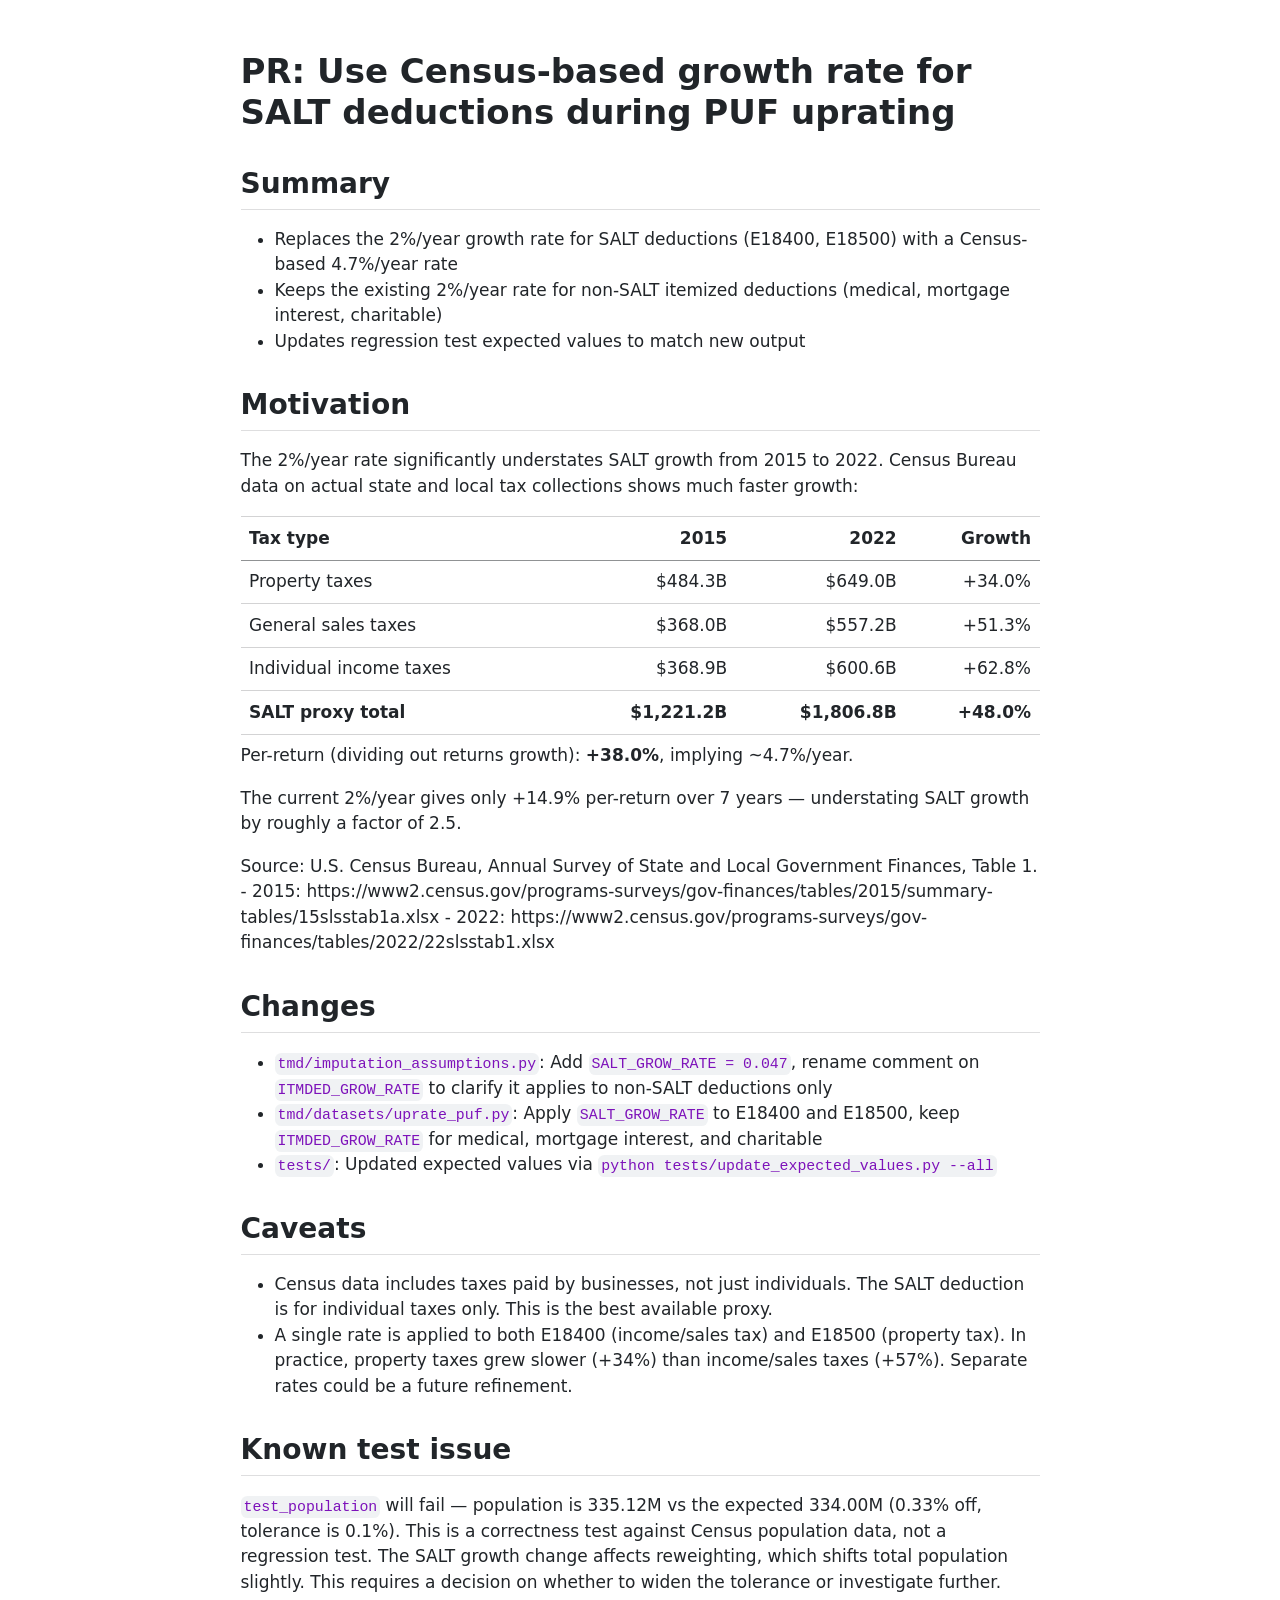
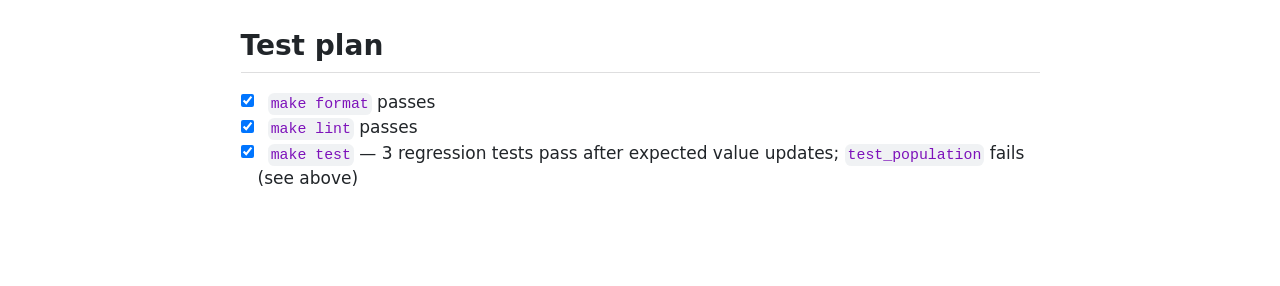
<file: archive/pr_salt_growth_rate.html>
<!DOCTYPE html>
<html xmlns="http://www.w3.org/1999/xhtml" lang="en" xml:lang="en"><head>

<meta charset="utf-8">
<meta name="generator" content="quarto-1.9.30">

<meta name="viewport" content="width=device-width, initial-scale=1.0, user-scalable=yes">


<title>pr_salt_growth_rate</title>
<style>
/* Default styles provided by pandoc.
** See https://pandoc.org/MANUAL.html#variables-for-html for config info.
*/
code{white-space: pre-wrap;}
span.smallcaps{font-variant: small-caps;}
div.columns{display: flex; gap: min(4vw, 1.5em);}
div.column{flex: auto; overflow-x: auto;}
div.hanging-indent{margin-left: 1.5em; text-indent: -1.5em;}
ul.task-list{list-style: none;}
ul.task-list li input[type="checkbox"] {
  width: 0.8em;
  margin: 0 0.8em 0.2em -1em; /* quarto-specific, see https://github.com/quarto-dev/quarto-cli/issues/4556 */ 
  vertical-align: middle;
}
</style>


<script src="pr_salt_growth_rate_files/libs/clipboard/clipboard.min.js"></script>
<script src="pr_salt_growth_rate_files/libs/quarto-html/quarto.js" type="module"></script>
<script src="pr_salt_growth_rate_files/libs/quarto-html/tabsets/tabsets.js" type="module"></script>
<script src="pr_salt_growth_rate_files/libs/quarto-html/popper.min.js"></script>
<script src="pr_salt_growth_rate_files/libs/quarto-html/tippy.umd.min.js"></script>
<script src="pr_salt_growth_rate_files/libs/quarto-html/anchor.min.js"></script>
<link href="pr_salt_growth_rate_files/libs/quarto-html/tippy.css" rel="stylesheet">
<link href="pr_salt_growth_rate_files/libs/quarto-html/quarto-syntax-highlighting-b6a8276bf55561bdbc268162d41bd1f7.css" rel="stylesheet" id="quarto-text-highlighting-styles">
<script src="pr_salt_growth_rate_files/libs/bootstrap/bootstrap.min.js"></script>
<link href="pr_salt_growth_rate_files/libs/bootstrap/bootstrap-icons.css" rel="stylesheet">
<link href="pr_salt_growth_rate_files/libs/bootstrap/bootstrap-7ec130d509e00219a2fb79c20072aa37.min.css" rel="stylesheet" append-hash="true" id="quarto-bootstrap" data-mode="light">


</head>

<body class="fullcontent quarto-light">

<div id="quarto-content" class="page-columns page-rows-contents page-layout-article">

<main class="content" id="quarto-document-content">




<section id="pr-use-census-based-growth-rate-for-salt-deductions-during-puf-uprating" class="level1">
<h1>PR: Use Census-based growth rate for SALT deductions during PUF uprating</h1>
<section id="summary" class="level2">
<h2 class="anchored" data-anchor-id="summary">Summary</h2>
<ul>
<li>Replaces the 2%/year growth rate for SALT deductions (E18400, E18500) with a Census-based 4.7%/year rate</li>
<li>Keeps the existing 2%/year rate for non-SALT itemized deductions (medical, mortgage interest, charitable)</li>
<li>Updates regression test expected values to match new output</li>
</ul>
</section>
<section id="motivation" class="level2">
<h2 class="anchored" data-anchor-id="motivation">Motivation</h2>
<p>The 2%/year rate significantly understates SALT growth from 2015 to 2022. Census Bureau data on actual state and local tax collections shows much faster growth:</p>
<table class="caption-top table">
<thead>
<tr class="header">
<th>Tax type</th>
<th style="text-align: right;">2015</th>
<th style="text-align: right;">2022</th>
<th style="text-align: right;">Growth</th>
</tr>
</thead>
<tbody>
<tr class="odd">
<td>Property taxes</td>
<td style="text-align: right;">$484.3B</td>
<td style="text-align: right;">$649.0B</td>
<td style="text-align: right;">+34.0%</td>
</tr>
<tr class="even">
<td>General sales taxes</td>
<td style="text-align: right;">$368.0B</td>
<td style="text-align: right;">$557.2B</td>
<td style="text-align: right;">+51.3%</td>
</tr>
<tr class="odd">
<td>Individual income taxes</td>
<td style="text-align: right;">$368.9B</td>
<td style="text-align: right;">$600.6B</td>
<td style="text-align: right;">+62.8%</td>
</tr>
<tr class="even">
<td><strong>SALT proxy total</strong></td>
<td style="text-align: right;"><strong>$1,221.2B</strong></td>
<td style="text-align: right;"><strong>$1,806.8B</strong></td>
<td style="text-align: right;"><strong>+48.0%</strong></td>
</tr>
</tbody>
</table>
<p>Per-return (dividing out returns growth): <strong>+38.0%</strong>, implying ~4.7%/year.</p>
<p>The current 2%/year gives only +14.9% per-return over 7 years — understating SALT growth by roughly a factor of 2.5.</p>
<p>Source: U.S. Census Bureau, Annual Survey of State and Local Government Finances, Table 1. - 2015: https://www2.census.gov/programs-surveys/gov-finances/tables/2015/summary-tables/15slsstab1a.xlsx - 2022: https://www2.census.gov/programs-surveys/gov-finances/tables/2022/22slsstab1.xlsx</p>
</section>
<section id="changes" class="level2">
<h2 class="anchored" data-anchor-id="changes">Changes</h2>
<ul>
<li><code>tmd/imputation_assumptions.py</code>: Add <code>SALT_GROW_RATE = 0.047</code>, rename comment on <code>ITMDED_GROW_RATE</code> to clarify it applies to non-SALT deductions only</li>
<li><code>tmd/datasets/uprate_puf.py</code>: Apply <code>SALT_GROW_RATE</code> to E18400 and E18500, keep <code>ITMDED_GROW_RATE</code> for medical, mortgage interest, and charitable</li>
<li><code>tests/</code>: Updated expected values via <code>python tests/update_expected_values.py --all</code></li>
</ul>
</section>
<section id="caveats" class="level2">
<h2 class="anchored" data-anchor-id="caveats">Caveats</h2>
<ul>
<li>Census data includes taxes paid by businesses, not just individuals. The SALT deduction is for individual taxes only. This is the best available proxy.</li>
<li>A single rate is applied to both E18400 (income/sales tax) and E18500 (property tax). In practice, property taxes grew slower (+34%) than income/sales taxes (+57%). Separate rates could be a future refinement.</li>
</ul>
</section>
<section id="known-test-issue" class="level2">
<h2 class="anchored" data-anchor-id="known-test-issue">Known test issue</h2>
<p><code>test_population</code> will fail — population is 335.12M vs the expected 334.00M (0.33% off, tolerance is 0.1%). This is a correctness test against Census population data, not a regression test. The SALT growth change affects reweighting, which shifts total population slightly. This requires a decision on whether to widen the tolerance or investigate further.</p>
</section>
<section id="test-plan" class="level2">
<h2 class="anchored" data-anchor-id="test-plan">Test plan</h2>
<ul class="task-list">
<li><label><input type="checkbox" checked=""><code>make format</code> passes</label></li>
<li><label><input type="checkbox" checked=""><code>make lint</code> passes</label></li>
<li><label><input type="checkbox" checked=""><code>make test</code> — 3 regression tests pass after expected value updates; <code>test_population</code> fails (see above)</label></li>
</ul>
</section>
</section>

</main>
<!-- /main column -->
<script id="quarto-html-after-body" type="application/javascript">
  window.document.addEventListener("DOMContentLoaded", function (event) {
    const icon = "";
    const anchorJS = new window.AnchorJS();
    anchorJS.options = {
      placement: 'right',
      icon: icon
    };
    anchorJS.add('.anchored');
    const isCodeAnnotation = (el) => {
      for (const clz of el.classList) {
        if (clz.startsWith('code-annotation-')) {                     
          return true;
        }
      }
      return false;
    }
    const onCopySuccess = function(e) {
      // button target
      const button = e.trigger;
      // don't keep focus
      button.blur();
      // flash "checked"
      button.classList.add('code-copy-button-checked');
      var currentTitle = button.getAttribute("title");
      button.setAttribute("title", "Copied!");
      let tooltip;
      if (window.bootstrap) {
        button.setAttribute("data-bs-toggle", "tooltip");
        button.setAttribute("data-bs-placement", "left");
        button.setAttribute("data-bs-title", "Copied!");
        tooltip = new bootstrap.Tooltip(button, 
          { trigger: "manual", 
            customClass: "code-copy-button-tooltip",
            offset: [0, -8]});
        tooltip.show();    
      }
      setTimeout(function() {
        if (tooltip) {
          tooltip.hide();
          button.removeAttribute("data-bs-title");
          button.removeAttribute("data-bs-toggle");
          button.removeAttribute("data-bs-placement");
        }
        button.setAttribute("title", currentTitle);
        button.classList.remove('code-copy-button-checked');
      }, 1000);
      // clear code selection
      e.clearSelection();
    }
    const getTextToCopy = function(trigger) {
      const outerScaffold = trigger.parentElement.cloneNode(true);
      const codeEl = outerScaffold.querySelector('code');
      for (const childEl of codeEl.children) {
        if (isCodeAnnotation(childEl)) {
          childEl.remove();
        }
      }
      return codeEl.innerText;
    }
    const clipboard = new window.ClipboardJS('.code-copy-button:not([data-in-quarto-modal])', {
      text: getTextToCopy
    });
    clipboard.on('success', onCopySuccess);
    if (window.document.getElementById('quarto-embedded-source-code-modal')) {
      const clipboardModal = new window.ClipboardJS('.code-copy-button[data-in-quarto-modal]', {
        text: getTextToCopy,
        container: window.document.getElementById('quarto-embedded-source-code-modal')
      });
      clipboardModal.on('success', onCopySuccess);
    }
      var localhostRegex = new RegExp(/^(?:http|https):\/\/localhost\:?[0-9]*\//);
      var mailtoRegex = new RegExp(/^mailto:/);
        var filterRegex = new RegExp('/' + window.location.host + '/');
      var isInternal = (href) => {
          return filterRegex.test(href) || localhostRegex.test(href) || mailtoRegex.test(href);
      }
      // Inspect non-navigation links and adorn them if external
     var links = window.document.querySelectorAll('a[href]:not(.nav-link):not(.navbar-brand):not(.toc-action):not(.sidebar-link):not(.sidebar-item-toggle):not(.pagination-link):not(.no-external):not([aria-hidden]):not(.dropdown-item):not(.quarto-navigation-tool):not(.about-link)');
      for (var i=0; i<links.length; i++) {
        const link = links[i];
        if (!isInternal(link.href)) {
          // undo the damage that might have been done by quarto-nav.js in the case of
          // links that we want to consider external
          if (link.dataset.originalHref !== undefined) {
            link.href = link.dataset.originalHref;
          }
        }
      }
    function tippyHover(el, contentFn, onTriggerFn, onUntriggerFn) {
      const config = {
        allowHTML: true,
        maxWidth: 500,
        delay: 100,
        arrow: false,
        appendTo: function(el) {
            return el.parentElement;
        },
        interactive: true,
        interactiveBorder: 10,
        theme: 'quarto',
        placement: 'bottom-start',
      };
      if (contentFn) {
        config.content = contentFn;
      }
      if (onTriggerFn) {
        config.onTrigger = onTriggerFn;
      }
      if (onUntriggerFn) {
        config.onUntrigger = onUntriggerFn;
      }
      window.tippy(el, config); 
    }
    const noterefs = window.document.querySelectorAll('a[role="doc-noteref"]');
    for (var i=0; i<noterefs.length; i++) {
      const ref = noterefs[i];
      tippyHover(ref, function() {
        // use id or data attribute instead here
        let href = ref.getAttribute('data-footnote-href') || ref.getAttribute('href');
        try { href = new URL(href).hash; } catch {}
        const id = href.replace(/^#\/?/, "");
        const note = window.document.getElementById(id);
        if (note) {
          return note.innerHTML;
        } else {
          return "";
        }
      });
    }
    const xrefs = window.document.querySelectorAll('a.quarto-xref');
    const processXRef = (id, note) => {
      // Strip column container classes
      const stripColumnClz = (el) => {
        el.classList.remove("page-full", "page-columns");
        if (el.children) {
          for (const child of el.children) {
            stripColumnClz(child);
          }
        }
      }
      stripColumnClz(note)
      if (id === null || id.startsWith('sec-')) {
        // Special case sections, only their first couple elements
        const container = document.createElement("div");
        if (note.children && note.children.length > 2) {
          container.appendChild(note.children[0].cloneNode(true));
          for (let i = 1; i < note.children.length; i++) {
            const child = note.children[i];
            if (child.tagName === "P" && child.innerText === "") {
              continue;
            } else {
              container.appendChild(child.cloneNode(true));
              break;
            }
          }
          if (window.Quarto?.typesetMath) {
            window.Quarto.typesetMath(container);
          }
          return container.innerHTML
        } else {
          if (window.Quarto?.typesetMath) {
            window.Quarto.typesetMath(note);
          }
          return note.innerHTML;
        }
      } else {
        // Remove any anchor links if they are present
        const anchorLink = note.querySelector('a.anchorjs-link');
        if (anchorLink) {
          anchorLink.remove();
        }
        if (window.Quarto?.typesetMath) {
          window.Quarto.typesetMath(note);
        }
        if (note.classList.contains("callout")) {
          return note.outerHTML;
        } else {
          return note.innerHTML;
        }
      }
    }
    for (var i=0; i<xrefs.length; i++) {
      const xref = xrefs[i];
      tippyHover(xref, undefined, function(instance) {
        instance.disable();
        let url = xref.getAttribute('href');
        let hash = undefined; 
        if (url.startsWith('#')) {
          hash = url;
        } else {
          try { hash = new URL(url).hash; } catch {}
        }
        if (hash) {
          const id = hash.replace(/^#\/?/, "");
          const note = window.document.getElementById(id);
          if (note !== null) {
            try {
              const html = processXRef(id, note.cloneNode(true));
              instance.setContent(html);
            } finally {
              instance.enable();
              instance.show();
            }
          } else {
            // See if we can fetch this
            fetch(url.split('#')[0])
            .then(res => res.text())
            .then(html => {
              const parser = new DOMParser();
              const htmlDoc = parser.parseFromString(html, "text/html");
              const note = htmlDoc.getElementById(id);
              if (note !== null) {
                const html = processXRef(id, note);
                instance.setContent(html);
              } 
            }).finally(() => {
              instance.enable();
              instance.show();
            });
          }
        } else {
          // See if we can fetch a full url (with no hash to target)
          // This is a special case and we should probably do some content thinning / targeting
          fetch(url)
          .then(res => res.text())
          .then(html => {
            const parser = new DOMParser();
            const htmlDoc = parser.parseFromString(html, "text/html");
            const note = htmlDoc.querySelector('main.content');
            if (note !== null) {
              // This should only happen for chapter cross references
              // (since there is no id in the URL)
              // remove the first header
              if (note.children.length > 0 && note.children[0].tagName === "HEADER") {
                note.children[0].remove();
              }
              const html = processXRef(null, note);
              instance.setContent(html);
            } 
          }).finally(() => {
            instance.enable();
            instance.show();
          });
        }
      }, function(instance) {
      });
    }
        let selectedAnnoteEl;
        const selectorForAnnotation = ( cell, annotation) => {
          let cellAttr = 'data-code-cell="' + cell + '"';
          let lineAttr = 'data-code-annotation="' +  annotation + '"';
          const selector = 'span[' + cellAttr + '][' + lineAttr + ']';
          return selector;
        }
        const selectCodeLines = (annoteEl) => {
          const doc = window.document;
          const targetCell = annoteEl.getAttribute("data-target-cell");
          const targetAnnotation = annoteEl.getAttribute("data-target-annotation");
          const annoteSpan = window.document.querySelector(selectorForAnnotation(targetCell, targetAnnotation));
          const lines = annoteSpan.getAttribute("data-code-lines").split(",");
          const lineIds = lines.map((line) => {
            return targetCell + "-" + line;
          })
          let top = null;
          let height = null;
          let parent = null;
          if (lineIds.length > 0) {
              //compute the position of the single el (top and bottom and make a div)
              const el = window.document.getElementById(lineIds[0]);
              top = el.offsetTop;
              height = el.offsetHeight;
              parent = el.parentElement.parentElement;
            if (lineIds.length > 1) {
              const lastEl = window.document.getElementById(lineIds[lineIds.length - 1]);
              const bottom = lastEl.offsetTop + lastEl.offsetHeight;
              height = bottom - top;
            }
            if (top !== null && height !== null && parent !== null) {
              // cook up a div (if necessary) and position it 
              let div = window.document.getElementById("code-annotation-line-highlight");
              if (div === null) {
                div = window.document.createElement("div");
                div.setAttribute("id", "code-annotation-line-highlight");
                div.style.position = 'absolute';
                parent.appendChild(div);
              }
              div.style.top = top - 2 + "px";
              div.style.height = height + 4 + "px";
              div.style.left = 0;
              let gutterDiv = window.document.getElementById("code-annotation-line-highlight-gutter");
              if (gutterDiv === null) {
                gutterDiv = window.document.createElement("div");
                gutterDiv.setAttribute("id", "code-annotation-line-highlight-gutter");
                gutterDiv.style.position = 'absolute';
                const codeCell = window.document.getElementById(targetCell);
                const gutter = codeCell.querySelector('.code-annotation-gutter');
                gutter.appendChild(gutterDiv);
              }
              gutterDiv.style.top = top - 2 + "px";
              gutterDiv.style.height = height + 4 + "px";
            }
            selectedAnnoteEl = annoteEl;
          }
        };
        const unselectCodeLines = () => {
          const elementsIds = ["code-annotation-line-highlight", "code-annotation-line-highlight-gutter"];
          elementsIds.forEach((elId) => {
            const div = window.document.getElementById(elId);
            if (div) {
              div.remove();
            }
          });
          selectedAnnoteEl = undefined;
        };
          // Handle positioning of the toggle
      window.addEventListener(
        "resize",
        throttle(() => {
          elRect = undefined;
          if (selectedAnnoteEl) {
            selectCodeLines(selectedAnnoteEl);
          }
        }, 10)
      );
      function throttle(fn, ms) {
      let throttle = false;
      let timer;
        return (...args) => {
          if(!throttle) { // first call gets through
              fn.apply(this, args);
              throttle = true;
          } else { // all the others get throttled
              if(timer) clearTimeout(timer); // cancel #2
              timer = setTimeout(() => {
                fn.apply(this, args);
                timer = throttle = false;
              }, ms);
          }
        };
      }
        // Attach click handler to the DT
        const annoteDls = window.document.querySelectorAll('dt[data-target-cell]');
        for (const annoteDlNode of annoteDls) {
          annoteDlNode.addEventListener('click', (event) => {
            const clickedEl = event.target;
            if (clickedEl !== selectedAnnoteEl) {
              unselectCodeLines();
              const activeEl = window.document.querySelector('dt[data-target-cell].code-annotation-active');
              if (activeEl) {
                activeEl.classList.remove('code-annotation-active');
              }
              selectCodeLines(clickedEl);
              clickedEl.classList.add('code-annotation-active');
            } else {
              // Unselect the line
              unselectCodeLines();
              clickedEl.classList.remove('code-annotation-active');
            }
          });
        }
    const findCites = (el) => {
      const parentEl = el.parentElement;
      if (parentEl) {
        const cites = parentEl.dataset.cites;
        if (cites) {
          return {
            el,
            cites: cites.split(' ')
          };
        } else {
          return findCites(el.parentElement)
        }
      } else {
        return undefined;
      }
    };
    var bibliorefs = window.document.querySelectorAll('a[role="doc-biblioref"]');
    for (var i=0; i<bibliorefs.length; i++) {
      const ref = bibliorefs[i];
      const citeInfo = findCites(ref);
      if (citeInfo) {
        tippyHover(citeInfo.el, function() {
          var popup = window.document.createElement('div');
          citeInfo.cites.forEach(function(cite) {
            var citeDiv = window.document.createElement('div');
            citeDiv.classList.add('hanging-indent');
            citeDiv.classList.add('csl-entry');
            var biblioDiv = window.document.getElementById('ref-' + cite);
            if (biblioDiv) {
              citeDiv.innerHTML = biblioDiv.innerHTML;
            }
            popup.appendChild(citeDiv);
          });
          return popup.innerHTML;
        });
      }
    }
  });
  </script>
</div> <!-- /content -->




</body></html>
</file>
<file: claude/_book/site_libs/quarto-html/tippy.css>
.tippy-box[data-animation=fade][data-state=hidden]{opacity:0}[data-tippy-root]{max-width:calc(100vw - 10px)}.tippy-box{position:relative;background-color:#333;color:#fff;border-radius:4px;font-size:14px;line-height:1.4;white-space:normal;outline:0;transition-property:transform,visibility,opacity}.tippy-box[data-placement^=top]>.tippy-arrow{bottom:0}.tippy-box[data-placement^=top]>.tippy-arrow:before{bottom:-7px;left:0;border-width:8px 8px 0;border-top-color:initial;transform-origin:center top}.tippy-box[data-placement^=bottom]>.tippy-arrow{top:0}.tippy-box[data-placement^=bottom]>.tippy-arrow:before{top:-7px;left:0;border-width:0 8px 8px;border-bottom-color:initial;transform-origin:center bottom}.tippy-box[data-placement^=left]>.tippy-arrow{right:0}.tippy-box[data-placement^=left]>.tippy-arrow:before{border-width:8px 0 8px 8px;border-left-color:initial;right:-7px;transform-origin:center left}.tippy-box[data-placement^=right]>.tippy-arrow{left:0}.tippy-box[data-placement^=right]>.tippy-arrow:before{left:-7px;border-width:8px 8px 8px 0;border-right-color:initial;transform-origin:center right}.tippy-box[data-inertia][data-state=visible]{transition-timing-function:cubic-bezier(.54,1.5,.38,1.11)}.tippy-arrow{width:16px;height:16px;color:#333}.tippy-arrow:before{content:"";position:absolute;border-color:transparent;border-style:solid}.tippy-content{position:relative;padding:5px 9px;z-index:1}
</file>
<file: claude/_book/site_libs/quarto-html/quarto-syntax-highlighting-ea1d7ac60288e0f1efdbc993fd8432ae.css>
/* quarto syntax highlight colors */
:root {
  --quarto-hl-ot-color: #003B4F;
  --quarto-hl-at-color: #657422;
  --quarto-hl-ss-color: #20794D;
  --quarto-hl-an-color: #5E5E5E;
  --quarto-hl-fu-color: #4758AB;
  --quarto-hl-st-color: #20794D;
  --quarto-hl-cf-color: #003B4F;
  --quarto-hl-op-color: #5E5E5E;
  --quarto-hl-er-color: #AD0000;
  --quarto-hl-bn-color: #AD0000;
  --quarto-hl-al-color: #AD0000;
  --quarto-hl-va-color: #111111;
  --quarto-hl-bu-color: inherit;
  --quarto-hl-ex-color: inherit;
  --quarto-hl-pp-color: #AD0000;
  --quarto-hl-in-color: #5E5E5E;
  --quarto-hl-vs-color: #20794D;
  --quarto-hl-wa-color: #5E5E5E;
  --quarto-hl-do-color: #5E5E5E;
  --quarto-hl-im-color: #00769E;
  --quarto-hl-ch-color: #20794D;
  --quarto-hl-dt-color: #AD0000;
  --quarto-hl-fl-color: #AD0000;
  --quarto-hl-co-color: #5E5E5E;
  --quarto-hl-cv-color: #5E5E5E;
  --quarto-hl-cn-color: #8f5902;
  --quarto-hl-sc-color: #5E5E5E;
  --quarto-hl-dv-color: #AD0000;
  --quarto-hl-kw-color: #003B4F;
}

/* other quarto variables */
:root {
  --quarto-font-monospace: SFMono-Regular, Menlo, Monaco, Consolas, "Liberation Mono", "Courier New", monospace;
}

/* syntax highlight based on Pandoc's rules */
pre > code.sourceCode > span {
  color: #003B4F;
}

code.sourceCode > span {
  color: #003B4F;
}

div.sourceCode,
div.sourceCode pre.sourceCode {
  color: #003B4F;
}

/* Normal */
code span {
  color: #003B4F;
}

/* Alert */
code span.al {
  color: #AD0000;
  font-style: inherit;
}

/* Annotation */
code span.an {
  color: #5E5E5E;
  font-style: inherit;
}

/* Attribute */
code span.at {
  color: #657422;
  font-style: inherit;
}

/* BaseN */
code span.bn {
  color: #AD0000;
  font-style: inherit;
}

/* BuiltIn */
code span.bu {
  font-style: inherit;
}

/* ControlFlow */
code span.cf {
  color: #003B4F;
  font-weight: bold;
  font-style: inherit;
}

/* Char */
code span.ch {
  color: #20794D;
  font-style: inherit;
}

/* Constant */
code span.cn {
  color: #8f5902;
  font-style: inherit;
}

/* Comment */
code span.co {
  color: #5E5E5E;
  font-style: inherit;
}

/* CommentVar */
code span.cv {
  color: #5E5E5E;
  font-style: italic;
}

/* Documentation */
code span.do {
  color: #5E5E5E;
  font-style: italic;
}

/* DataType */
code span.dt {
  color: #AD0000;
  font-style: inherit;
}

/* DecVal */
code span.dv {
  color: #AD0000;
  font-style: inherit;
}

/* Error */
code span.er {
  color: #AD0000;
  font-style: inherit;
}

/* Extension */
code span.ex {
  font-style: inherit;
}

/* Float */
code span.fl {
  color: #AD0000;
  font-style: inherit;
}

/* Function */
code span.fu {
  color: #4758AB;
  font-style: inherit;
}

/* Import */
code span.im {
  color: #00769E;
  font-style: inherit;
}

/* Information */
code span.in {
  color: #5E5E5E;
  font-style: inherit;
}

/* Keyword */
code span.kw {
  color: #003B4F;
  font-weight: bold;
  font-style: inherit;
}

/* Operator */
code span.op {
  color: #5E5E5E;
  font-style: inherit;
}

/* Other */
code span.ot {
  color: #003B4F;
  font-style: inherit;
}

/* Preprocessor */
code span.pp {
  color: #AD0000;
  font-style: inherit;
}

/* SpecialChar */
code span.sc {
  color: #5E5E5E;
  font-style: inherit;
}

/* SpecialString */
code span.ss {
  color: #20794D;
  font-style: inherit;
}

/* String */
code span.st {
  color: #20794D;
  font-style: inherit;
}

/* Variable */
code span.va {
  color: #111111;
  font-style: inherit;
}

/* VerbatimString */
code span.vs {
  color: #20794D;
  font-style: inherit;
}

/* Warning */
code span.wa {
  color: #5E5E5E;
  font-style: italic;
}

.prevent-inlining {
  content: "</";
}

/*# sourceMappingURL=b62790d59e0148a6242f4ae5ea631d89.css.map */
</file>
<file: cps_notes_files/libs/quarto-html/tippy.css>
.tippy-box[data-animation=fade][data-state=hidden]{opacity:0}[data-tippy-root]{max-width:calc(100vw - 10px)}.tippy-box{position:relative;background-color:#333;color:#fff;border-radius:4px;font-size:14px;line-height:1.4;white-space:normal;outline:0;transition-property:transform,visibility,opacity}.tippy-box[data-placement^=top]>.tippy-arrow{bottom:0}.tippy-box[data-placement^=top]>.tippy-arrow:before{bottom:-7px;left:0;border-width:8px 8px 0;border-top-color:initial;transform-origin:center top}.tippy-box[data-placement^=bottom]>.tippy-arrow{top:0}.tippy-box[data-placement^=bottom]>.tippy-arrow:before{top:-7px;left:0;border-width:0 8px 8px;border-bottom-color:initial;transform-origin:center bottom}.tippy-box[data-placement^=left]>.tippy-arrow{right:0}.tippy-box[data-placement^=left]>.tippy-arrow:before{border-width:8px 0 8px 8px;border-left-color:initial;right:-7px;transform-origin:center left}.tippy-box[data-placement^=right]>.tippy-arrow{left:0}.tippy-box[data-placement^=right]>.tippy-arrow:before{left:-7px;border-width:8px 8px 8px 0;border-right-color:initial;transform-origin:center right}.tippy-box[data-inertia][data-state=visible]{transition-timing-function:cubic-bezier(.54,1.5,.38,1.11)}.tippy-arrow{width:16px;height:16px;color:#333}.tippy-arrow:before{content:"";position:absolute;border-color:transparent;border-style:solid}.tippy-content{position:relative;padding:5px 9px;z-index:1}
</file>
<file: cps_notes_files/libs/quarto-html/quarto-syntax-highlighting-b6a8276bf55561bdbc268162d41bd1f7.css>
/* quarto syntax highlight colors */
:root {
  --quarto-hl-ot-color: #003B4F;
  --quarto-hl-at-color: #657422;
  --quarto-hl-ss-color: #20794D;
  --quarto-hl-an-color: #5E5E5E;
  --quarto-hl-fu-color: #4758AB;
  --quarto-hl-st-color: #20794D;
  --quarto-hl-cf-color: #003B4F;
  --quarto-hl-op-color: #5E5E5E;
  --quarto-hl-er-color: #AD0000;
  --quarto-hl-bn-color: #AD0000;
  --quarto-hl-al-color: #AD0000;
  --quarto-hl-va-color: #111111;
  --quarto-hl-bu-color: inherit;
  --quarto-hl-ex-color: inherit;
  --quarto-hl-pp-color: #AD0000;
  --quarto-hl-in-color: #5E5E5E;
  --quarto-hl-vs-color: #20794D;
  --quarto-hl-wa-color: #5E5E5E;
  --quarto-hl-do-color: #5E5E5E;
  --quarto-hl-im-color: #00769E;
  --quarto-hl-ch-color: #20794D;
  --quarto-hl-dt-color: #AD0000;
  --quarto-hl-fl-color: #AD0000;
  --quarto-hl-co-color: #5E5E5E;
  --quarto-hl-cv-color: #5E5E5E;
  --quarto-hl-cn-color: #8f5902;
  --quarto-hl-sc-color: #5E5E5E;
  --quarto-hl-dv-color: #AD0000;
  --quarto-hl-kw-color: #003B4F;
}

/* other quarto variables */
:root {
  --quarto-font-monospace: SFMono-Regular, Menlo, Monaco, Consolas, "Liberation Mono", "Courier New", monospace;
}

/* syntax highlight based on Pandoc's rules */
pre > code.sourceCode > span {
  color: #003B4F;
}

code.sourceCode > span {
  color: #003B4F;
}

div.sourceCode,
div.sourceCode pre.sourceCode {
  color: #003B4F;
}

/* Normal */
code span {
  color: #003B4F;
}

/* Alert */
code span.al {
  color: #AD0000;
  font-style: inherit;
}

/* Annotation */
code span.an {
  color: #5E5E5E;
  font-style: inherit;
}

/* Attribute */
code span.at {
  color: #657422;
  font-style: inherit;
}

/* BaseN */
code span.bn {
  color: #AD0000;
  font-style: inherit;
}

/* BuiltIn */
code span.bu {
  font-style: inherit;
}

/* ControlFlow */
code span.cf {
  color: #003B4F;
  font-weight: bold;
  font-style: inherit;
}

/* Char */
code span.ch {
  color: #20794D;
  font-style: inherit;
}

/* Constant */
code span.cn {
  color: #8f5902;
  font-style: inherit;
}

/* Comment */
code span.co {
  color: #5E5E5E;
  font-style: inherit;
}

/* CommentVar */
code span.cv {
  color: #5E5E5E;
  font-style: italic;
}

/* Documentation */
code span.do {
  color: #5E5E5E;
  font-style: italic;
}

/* DataType */
code span.dt {
  color: #AD0000;
  font-style: inherit;
}

/* DecVal */
code span.dv {
  color: #AD0000;
  font-style: inherit;
}

/* Error */
code span.er {
  color: #AD0000;
  font-style: inherit;
}

/* Extension */
code span.ex {
  font-style: inherit;
}

/* Float */
code span.fl {
  color: #AD0000;
  font-style: inherit;
}

/* Function */
code span.fu {
  color: #4758AB;
  font-style: inherit;
}

/* Import */
code span.im {
  color: #00769E;
  font-style: inherit;
}

/* Information */
code span.in {
  color: #5E5E5E;
  font-style: inherit;
}

/* Keyword */
code span.kw {
  color: #003B4F;
  font-weight: bold;
  font-style: inherit;
}

/* Operator */
code span.op {
  color: #5E5E5E;
  font-style: inherit;
}

/* Other */
code span.ot {
  color: #003B4F;
  font-style: inherit;
}

/* Preprocessor */
code span.pp {
  color: #AD0000;
  font-style: inherit;
}

/* SpecialChar */
code span.sc {
  color: #5E5E5E;
  font-style: inherit;
}

/* SpecialString */
code span.ss {
  color: #20794D;
  font-style: inherit;
}

/* String */
code span.st {
  color: #20794D;
  font-style: inherit;
}

/* Variable */
code span.va {
  color: #111111;
  font-style: inherit;
}

/* VerbatimString */
code span.vs {
  color: #20794D;
  font-style: inherit;
}

/* Warning */
code span.wa {
  color: #5E5E5E;
  font-style: italic;
}

.prevent-inlining {
  content: "</";
}

/*# sourceMappingURL=5eae6a9ed249137e627790aed33a8396.css.map */
</file>
<file: _static/styles/theme.css>
/* Provided by Sphinx's 'basic' theme, and included in the final set of assets */
@import "../basic.css";
</file>
<file: _static/pygments.css>
html[data-theme="light"] .highlight pre { line-height: 125%; }
html[data-theme="light"] .highlight td.linenos .normal { color: inherit; background-color: transparent; padding-left: 5px; padding-right: 5px; }
html[data-theme="light"] .highlight span.linenos { color: inherit; background-color: transparent; padding-left: 5px; padding-right: 5px; }
html[data-theme="light"] .highlight td.linenos .special { color: #000000; background-color: #ffffc0; padding-left: 5px; padding-right: 5px; }
html[data-theme="light"] .highlight span.linenos.special { color: #000000; background-color: #ffffc0; padding-left: 5px; padding-right: 5px; }
html[data-theme="light"] .highlight .hll { background-color: #fae4c2 }
html[data-theme="light"] .highlight { background: #fefefe; color: #080808 }
html[data-theme="light"] .highlight .c { color: #515151 } /* Comment */
html[data-theme="light"] .highlight .err { color: #a12236 } /* Error */
html[data-theme="light"] .highlight .k { color: #6730c5 } /* Keyword */
html[data-theme="light"] .highlight .l { color: #7f4707 } /* Literal */
html[data-theme="light"] .highlight .n { color: #080808 } /* Name */
html[data-theme="light"] .highlight .o { color: #00622f } /* Operator */
html[data-theme="light"] .highlight .p { color: #080808 } /* Punctuation */
html[data-theme="light"] .highlight .ch { color: #515151 } /* Comment.Hashbang */
html[data-theme="light"] .highlight .cm { color: #515151 } /* Comment.Multiline */
html[data-theme="light"] .highlight .cp { color: #515151 } /* Comment.Preproc */
html[data-theme="light"] .highlight .cpf { color: #515151 } /* Comment.PreprocFile */
html[data-theme="light"] .highlight .c1 { color: #515151 } /* Comment.Single */
html[data-theme="light"] .highlight .cs { color: #515151 } /* Comment.Special */
html[data-theme="light"] .highlight .gd { color: #005b82 } /* Generic.Deleted */
html[data-theme="light"] .highlight .ge { font-style: italic } /* Generic.Emph */
html[data-theme="light"] .highlight .gh { color: #005b82 } /* Generic.Heading */
html[data-theme="light"] .highlight .gs { font-weight: bold } /* Generic.Strong */
html[data-theme="light"] .highlight .gu { color: #005b82 } /* Generic.Subheading */
html[data-theme="light"] .highlight .kc { color: #6730c5 } /* Keyword.Constant */
html[data-theme="light"] .highlight .kd { color: #6730c5 } /* Keyword.Declaration */
html[data-theme="light"] .highlight .kn { color: #6730c5 } /* Keyword.Namespace */
html[data-theme="light"] .highlight .kp { color: #6730c5 } /* Keyword.Pseudo */
html[data-theme="light"] .highlight .kr { color: #6730c5 } /* Keyword.Reserved */
html[data-theme="light"] .highlight .kt { color: #7f4707 } /* Keyword.Type */
html[data-theme="light"] .highlight .ld { color: #7f4707 } /* Literal.Date */
html[data-theme="light"] .highlight .m { color: #7f4707 } /* Literal.Number */
html[data-theme="light"] .highlight .s { color: #00622f } /* Literal.String */
html[data-theme="light"] .highlight .na { color: #912583 } /* Name.Attribute */
html[data-theme="light"] .highlight .nb { color: #7f4707 } /* Name.Builtin */
html[data-theme="light"] .highlight .nc { color: #005b82 } /* Name.Class */
html[data-theme="light"] .highlight .no { color: #005b82 } /* Name.Constant */
html[data-theme="light"] .highlight .nd { color: #7f4707 } /* Name.Decorator */
html[data-theme="light"] .highlight .ni { color: #00622f } /* Name.Entity */
html[data-theme="light"] .highlight .ne { color: #6730c5 } /* Name.Exception */
html[data-theme="light"] .highlight .nf { color: #005b82 } /* Name.Function */
html[data-theme="light"] .highlight .nl { color: #7f4707 } /* Name.Label */
html[data-theme="light"] .highlight .nn { color: #080808 } /* Name.Namespace */
html[data-theme="light"] .highlight .nx { color: #080808 } /* Name.Other */
html[data-theme="light"] .highlight .py { color: #005b82 } /* Name.Property */
html[data-theme="light"] .highlight .nt { color: #005b82 } /* Name.Tag */
html[data-theme="light"] .highlight .nv { color: #a12236 } /* Name.Variable */
html[data-theme="light"] .highlight .ow { color: #6730c5 } /* Operator.Word */
html[data-theme="light"] .highlight .pm { color: #080808 } /* Punctuation.Marker */
html[data-theme="light"] .highlight .w { color: #080808 } /* Text.Whitespace */
html[data-theme="light"] .highlight .mb { color: #7f4707 } /* Literal.Number.Bin */
html[data-theme="light"] .highlight .mf { color: #7f4707 } /* Literal.Number.Float */
html[data-theme="light"] .highlight .mh { color: #7f4707 } /* Literal.Number.Hex */
html[data-theme="light"] .highlight .mi { color: #7f4707 } /* Literal.Number.Integer */
html[data-theme="light"] .highlight .mo { color: #7f4707 } /* Literal.Number.Oct */
html[data-theme="light"] .highlight .sa { color: #00622f } /* Literal.String.Affix */
html[data-theme="light"] .highlight .sb { color: #00622f } /* Literal.String.Backtick */
html[data-theme="light"] .highlight .sc { color: #00622f } /* Literal.String.Char */
html[data-theme="light"] .highlight .dl { color: #00622f } /* Literal.String.Delimiter */
html[data-theme="light"] .highlight .sd { color: #00622f } /* Literal.String.Doc */
html[data-theme="light"] .highlight .s2 { color: #00622f } /* Literal.String.Double */
html[data-theme="light"] .highlight .se { color: #00622f } /* Literal.String.Escape */
html[data-theme="light"] .highlight .sh { color: #00622f } /* Literal.String.Heredoc */
html[data-theme="light"] .highlight .si { color: #00622f } /* Literal.String.Interpol */
html[data-theme="light"] .highlight .sx { color: #00622f } /* Literal.String.Other */
html[data-theme="light"] .highlight .sr { color: #a12236 } /* Literal.String.Regex */
html[data-theme="light"] .highlight .s1 { color: #00622f } /* Literal.String.Single */
html[data-theme="light"] .highlight .ss { color: #005b82 } /* Literal.String.Symbol */
html[data-theme="light"] .highlight .bp { color: #7f4707 } /* Name.Builtin.Pseudo */
html[data-theme="light"] .highlight .fm { color: #005b82 } /* Name.Function.Magic */
html[data-theme="light"] .highlight .vc { color: #a12236 } /* Name.Variable.Class */
html[data-theme="light"] .highlight .vg { color: #a12236 } /* Name.Variable.Global */
html[data-theme="light"] .highlight .vi { color: #a12236 } /* Name.Variable.Instance */
html[data-theme="light"] .highlight .vm { color: #7f4707 } /* Name.Variable.Magic */
html[data-theme="light"] .highlight .il { color: #7f4707 } /* Literal.Number.Integer.Long */
html[data-theme="dark"] .highlight pre { line-height: 125%; }
html[data-theme="dark"] .highlight td.linenos .normal { color: inherit; background-color: transparent; padding-left: 5px; padding-right: 5px; }
html[data-theme="dark"] .highlight span.linenos { color: inherit; background-color: transparent; padding-left: 5px; padding-right: 5px; }
html[data-theme="dark"] .highlight td.linenos .special { color: #000000; background-color: #ffffc0; padding-left: 5px; padding-right: 5px; }
html[data-theme="dark"] .highlight span.linenos.special { color: #000000; background-color: #ffffc0; padding-left: 5px; padding-right: 5px; }
html[data-theme="dark"] .highlight .hll { background-color: #ffd9002e }
html[data-theme="dark"] .highlight { background: #2b2b2b; color: #f8f8f2 }
html[data-theme="dark"] .highlight .c { color: #ffd900 } /* Comment */
html[data-theme="dark"] .highlight .err { color: #ffa07a } /* Error */
html[data-theme="dark"] .highlight .k { color: #dcc6e0 } /* Keyword */
html[data-theme="dark"] .highlight .l { color: #ffd900 } /* Literal */
html[data-theme="dark"] .highlight .n { color: #f8f8f2 } /* Name */
html[data-theme="dark"] .highlight .o { color: #abe338 } /* Operator */
html[data-theme="dark"] .highlight .p { color: #f8f8f2 } /* Punctuation */
html[data-theme="dark"] .highlight .ch { color: #ffd900 } /* Comment.Hashbang */
html[data-theme="dark"] .highlight .cm { color: #ffd900 } /* Comment.Multiline */
html[data-theme="dark"] .highlight .cp { color: #ffd900 } /* Comment.Preproc */
html[data-theme="dark"] .highlight .cpf { color: #ffd900 } /* Comment.PreprocFile */
html[data-theme="dark"] .highlight .c1 { color: #ffd900 } /* Comment.Single */
html[data-theme="dark"] .highlight .cs { color: #ffd900 } /* Comment.Special */
html[data-theme="dark"] .highlight .gd { color: #00e0e0 } /* Generic.Deleted */
html[data-theme="dark"] .highlight .ge { font-style: italic } /* Generic.Emph */
html[data-theme="dark"] .highlight .gh { color: #00e0e0 } /* Generic.Heading */
html[data-theme="dark"] .highlight .gs { font-weight: bold } /* Generic.Strong */
html[data-theme="dark"] .highlight .gu { color: #00e0e0 } /* Generic.Subheading */
html[data-theme="dark"] .highlight .kc { color: #dcc6e0 } /* Keyword.Constant */
html[data-theme="dark"] .highlight .kd { color: #dcc6e0 } /* Keyword.Declaration */
html[data-theme="dark"] .highlight .kn { color: #dcc6e0 } /* Keyword.Namespace */
html[data-theme="dark"] .highlight .kp { color: #dcc6e0 } /* Keyword.Pseudo */
html[data-theme="dark"] .highlight .kr { color: #dcc6e0 } /* Keyword.Reserved */
html[data-theme="dark"] .highlight .kt { color: #ffd900 } /* Keyword.Type */
html[data-theme="dark"] .highlight .ld { color: #ffd900 } /* Literal.Date */
html[data-theme="dark"] .highlight .m { color: #ffd900 } /* Literal.Number */
html[data-theme="dark"] .highlight .s { color: #abe338 } /* Literal.String */
html[data-theme="dark"] .highlight .na { color: #ffd900 } /* Name.Attribute */
html[data-theme="dark"] .highlight .nb { color: #ffd900 } /* Name.Builtin */
html[data-theme="dark"] .highlight .nc { color: #00e0e0 } /* Name.Class */
html[data-theme="dark"] .highlight .no { color: #00e0e0 } /* Name.Constant */
html[data-theme="dark"] .highlight .nd { color: #ffd900 } /* Name.Decorator */
html[data-theme="dark"] .highlight .ni { color: #abe338 } /* Name.Entity */
html[data-theme="dark"] .highlight .ne { color: #dcc6e0 } /* Name.Exception */
html[data-theme="dark"] .highlight .nf { color: #00e0e0 } /* Name.Function */
html[data-theme="dark"] .highlight .nl { color: #ffd900 } /* Name.Label */
html[data-theme="dark"] .highlight .nn { color: #f8f8f2 } /* Name.Namespace */
html[data-theme="dark"] .highlight .nx { color: #f8f8f2 } /* Name.Other */
html[data-theme="dark"] .highlight .py { color: #00e0e0 } /* Name.Property */
html[data-theme="dark"] .highlight .nt { color: #00e0e0 } /* Name.Tag */
html[data-theme="dark"] .highlight .nv { color: #ffa07a } /* Name.Variable */
html[data-theme="dark"] .highlight .ow { color: #dcc6e0 } /* Operator.Word */
html[data-theme="dark"] .highlight .pm { color: #f8f8f2 } /* Punctuation.Marker */
html[data-theme="dark"] .highlight .w { color: #f8f8f2 } /* Text.Whitespace */
html[data-theme="dark"] .highlight .mb { color: #ffd900 } /* Literal.Number.Bin */
html[data-theme="dark"] .highlight .mf { color: #ffd900 } /* Literal.Number.Float */
html[data-theme="dark"] .highlight .mh { color: #ffd900 } /* Literal.Number.Hex */
html[data-theme="dark"] .highlight .mi { color: #ffd900 } /* Literal.Number.Integer */
html[data-theme="dark"] .highlight .mo { color: #ffd900 } /* Literal.Number.Oct */
html[data-theme="dark"] .highlight .sa { color: #abe338 } /* Literal.String.Affix */
html[data-theme="dark"] .highlight .sb { color: #abe338 } /* Literal.String.Backtick */
html[data-theme="dark"] .highlight .sc { color: #abe338 } /* Literal.String.Char */
html[data-theme="dark"] .highlight .dl { color: #abe338 } /* Literal.String.Delimiter */
html[data-theme="dark"] .highlight .sd { color: #abe338 } /* Literal.String.Doc */
html[data-theme="dark"] .highlight .s2 { color: #abe338 } /* Literal.String.Double */
html[data-theme="dark"] .highlight .se { color: #abe338 } /* Literal.String.Escape */
html[data-theme="dark"] .highlight .sh { color: #abe338 } /* Literal.String.Heredoc */
html[data-theme="dark"] .highlight .si { color: #abe338 } /* Literal.String.Interpol */
html[data-theme="dark"] .highlight .sx { color: #abe338 } /* Literal.String.Other */
html[data-theme="dark"] .highlight .sr { color: #ffa07a } /* Literal.String.Regex */
html[data-theme="dark"] .highlight .s1 { color: #abe338 } /* Literal.String.Single */
html[data-theme="dark"] .highlight .ss { color: #00e0e0 } /* Literal.String.Symbol */
html[data-theme="dark"] .highlight .bp { color: #ffd900 } /* Name.Builtin.Pseudo */
html[data-theme="dark"] .highlight .fm { color: #00e0e0 } /* Name.Function.Magic */
html[data-theme="dark"] .highlight .vc { color: #ffa07a } /* Name.Variable.Class */
html[data-theme="dark"] .highlight .vg { color: #ffa07a } /* Name.Variable.Global */
html[data-theme="dark"] .highlight .vi { color: #ffa07a } /* Name.Variable.Instance */
html[data-theme="dark"] .highlight .vm { color: #ffd900 } /* Name.Variable.Magic */
html[data-theme="dark"] .highlight .il { color: #ffd900 } /* Literal.Number.Integer.Long */
</file>
<file: _static/styles/sphinx-book-theme.css>
/*! sphinx-book-theme CSS
 * BSD 3-Clause License
 * Copyright (c) 2020, EBP
 * All rights reserved.
 *
 * This follows the 7-1 pattern described here:
 * https://sass-guidelin.es/#architecture
 */html[data-theme=dark],html[data-theme=light]{--pst-font-size-base:none;--pst-color-secondary:#e89217}html[data-theme=light]{--sbt-color-announcement:#616161;--pst-color-primary:#176de8}html[data-theme=dark]{--pst-color-primary:#528fe4;--sbt-color-announcement:#616161;--pst-color-background:#121212}html{scroll-padding-top:4rem}.sbt-scroll-pixel-helper{height:0;left:0;position:absolute;top:0;width:0}.d-n,.onlyprint{display:none}@media print{.onlyprint{display:block!important}.noprint{display:none!important}}.bd-article-container h1,.bd-article-container h2,.bd-article-container h3,.bd-article-container h4,.bd-article-container h5,.bd-article-container p.caption{color:var(--pst-color-muted)}.bd-article-container h1,.bd-article-container h2{font-weight:500}a.brackets:before{color:inherit;font-family:inherit;margin-right:0}table{position:relative}@media print{.bd-main .bd-content{height:auto;margin-left:2rem}.bd-main .bd-content #jb-print-docs-body{margin-left:0}.bd-main .bd-content #jb-print-docs-body h1{font-size:3em;margin-bottom:0;text-align:center}.bd-main .bd-content .bd-article{padding-top:0}.bd-main .bd-content .bd-article h1:first-of-type{display:none}.bd-main .bd-content .container{min-width:0!important}.bd-main .bd-content h1{margin-bottom:1em;margin-top:1em}.bd-main .bd-content h1,.bd-main .bd-content h2,.bd-main .bd-content h3,.bd-main .bd-content h4{break-after:avoid;color:#000}.bd-main .bd-content table{break-inside:avoid}.bd-main .bd-content pre{word-wrap:break-word}.bd-main .bd-content a.headerlink{display:none}.bd-main .bd-content aside.margin,.bd-main .bd-content aside.sidebar,.bd-main .bd-content blockquote.epigraph{border:none}.bd-main .bd-content .footer{margin-top:1em}.bd-main .bd-content #jb-print-toc{margin-bottom:1.5rem;margin-left:0}.bd-main .bd-content #jb-print-toc .section-nav{border-left:0!important;list-style-type:disc!important;margin-left:3em!important}.bd-main .bd-content #jb-print-toc .section-nav a{text-decoration:none!important}.bd-main .bd-content #jb-print-toc .section-nav li{display:list-item!important}.bd-main .bd-content #jb-print-toc .section-nav .nav{display:none}.bd-main .bd-footer-content{display:none!important}}.bd-header-announcement{background-color:var(--sbt-color-announcement);color:#fff}.bd-main .bd-content{justify-content:left}.bd-main .bd-content .bd-article-container{min-width:0;overflow-x:unset;padding:0}@media(min-width:1200px){.bd-main .bd-content .bd-article-container{max-width:calc(100% - var(--pst-sidebar-secondary))}}.bd-main .bd-content .bd-article-container .bd-article{padding-left:2rem;padding-right:2rem}@media(max-width:768px){.bd-main .bd-content .bd-article-container .bd-article{padding-left:1rem;padding-right:1rem}}.bd-main .bd-content .bd-article-container details.above-input summary,.bd-main .bd-content .bd-article-container details.below-input summary{border-left:3px solid var(--pst-color-primary)}@media(min-width:768px){button.sidebar-toggle.primary-toggle{display:inline-block}}@media(max-width:768px){button.sidebar-toggle.primary-toggle{margin-bottom:0}}@media(min-width:1200px){button.sidebar-toggle.secondary-toggle{display:none}}@media(max-width:768px){button.sidebar-toggle.secondary-toggle{margin-bottom:0}}.bd-header-article{align-items:center;background-color:var(--pst-color-background);display:flex;font-size:.9em;padding:0 1rem;position:sticky;top:0;transition:left .2s;z-index:1020}@media(max-width:768px){.bd-header-article{height:3.5rem;padding:0 .5rem}}.scrolled .bd-header-article{box-shadow:0 6px 6px -6px var(--pst-color-shadow)}.bd-header-article .header-article__inner{padding:0}.bd-header-article .header-article-items{align-items:center;display:flex;height:3rem;width:100%}.bd-header-article .header-article-item{align-items:center;display:flex}.bd-header-article .article-header-buttons{display:flex}.bd-header-article .btn{align-items:center;border:none;color:var(--pst-color-text-muted);display:flex;font-size:1.3rem;padding-left:.5rem;padding-right:.5rem}.bd-header-article .btn svg{width:1.3rem}.bd-header-article .btn.show,.bd-header-article .btn:hover{border:none;color:var(--pst-color-text-base)}.bd-header-article .btn.show+.dropdown-menu,.bd-header-article .btn:hover+.dropdown-menu{display:block}.bd-header-article .btn:focus{box-shadow:none}.bd-header-article .btn.dropdown-toggle:after{display:none}.bd-header-article div.dropdown{align-items:center;display:flex}.bd-header-article .theme-switch-button{margin:0}.bd-header-article .theme-switch-button button,.bd-header-article .theme-switch-button i,.bd-header-article .theme-switch-button span{padding:0}.bd-header-article .theme-switch-button i,.bd-header-article .theme-switch-button span{transition:color .25s ease-out}.bd-header-article .theme-switch-button:active,.bd-header-article .theme-switch-button:hover{background-color:unset!important}.bd-header-article .theme-switch-button:active i,.bd-header-article .theme-switch-button:active span,.bd-header-article .theme-switch-button:hover i,.bd-header-article .theme-switch-button:hover span{color:var(--pst-color-text-base)}.bd-header-article .dropdown-menu{background-color:var(--pst-color-background);border-color:var(--pst-color-border);box-shadow:0 .2rem .5rem var(--pst-color-shadow),0 0 .0625rem var(--pst-color-shadow)!important;color:var(--pst-color-text-muted);top:2rem;transform:translateX(-75%)}.bd-header-article .dropdown-menu:hover{display:block}.bd-header-article .dropdown-menu .dropdown-item{align-items:center;display:inline-flex;font-size:1em;padding-left:.5em}.bd-header-article .dropdown-menu .dropdown-item:hover{background-color:initial;color:var(--pst-color-text-base);text-decoration:none}.bd-header-article .dropdown-menu .dropdown-item span img{height:1em}.bd-header-article .dropdown-menu .dropdown-item span.btn__icon-container{align-items:center;display:inline-flex;justify-content:center;width:1.7em}.bd-header{position:inherit}.bd-header button.sidebar-toggle{display:none}.bd-sidebar-primary{max-height:100vh;padding:1rem;top:0;transition:margin-left .25s ease 0s,opacity .25s ease 0s,visibility .25s ease 0s}@media(max-width:768px){.bd-sidebar-primary{z-index:1081}}.bd-sidebar-primary .sidebar-primary-items__start{border-top:none}@media(min-width:992px){.bd-sidebar-primary{flex-basis:20%}input#pst-primary-sidebar-checkbox:checked~.bd-container .bd-sidebar-primary{margin-left:-20%;opacity:0;visibility:hidden}}.bd-sidebar-secondary{top:0}@media(max-width:1200px){.bd-sidebar-secondary{z-index:1081}}.bd-sidebar-secondary .sidebar-secondary-items{display:flex;gap:.5rem;padding:0}.bd-sidebar-secondary .sidebar-secondary-items .sidebar-secondary-item{padding-bottom:0;padding-top:0}.bd-sidebar-secondary .onthispage{align-items:center;color:var(--pst-color-muted);display:flex;gap:.5rem;height:3rem;margin:0;min-height:3rem}@media(min-width:1200px){.bd-sidebar-secondary{background:var(--pst-color-background);height:fit-content;padding:0;transition:max-height .4s ease;z-index:2}.bd-sidebar-secondary .toc-item{border-left-color:var(--pst-color-surface);padding-top:0}.bd-sidebar-secondary .toc-item nav.page-toc{margin-bottom:0;transition:opacity .4s ease}.bd-sidebar-secondary.hide:not(:hover){max-height:3rem;overflow-y:hidden}.scrolled .bd-sidebar-secondary.hide:not(:hover){box-shadow:0 6px 6px -6px rgba(0,0,0,.3)}.bd-sidebar-secondary.hide:not(:hover) .onthispage:after{content:"";font-family:Font Awesome\ 5 Free;font-weight:900;opacity:1;padding-left:.5em;transition:opacity .3s ease}.bd-sidebar-secondary.hide:not(:hover) nav.page-toc{opacity:0}}footer{font-size:var(--sbt-font-size-small-1)}footer.bd-footer-content{border-top:1px solid #ccc;display:flex;flex-wrap:wrap;font-size:87.5%;padding:15px}footer.bd-footer-content .bd-footer-content__inner{padding-left:0}footer.bd-footer-content .bd-footer-content__inner p{margin-bottom:0}.bd-footer-article{padding:0 1rem}@media(max-width:768px){.bd-footer-article{padding:0 .5rem}}#pst-back-to-top{font-size:.8rem}@media(min-width:1200px){#pst-back-to-top{display:none!important}}.bd-sidebar-primary .navbar-icon-links{column-gap:.5rem}.bd-sidebar-primary .navbar-icon-links .nav-link i,.bd-sidebar-primary .navbar-icon-links .nav-link span{font-size:1.2rem}.bd-sidebar-primary .navbar-icon-links .nav-link img{font-size:.8rem}.navbar-brand{flex-direction:column;gap:.25rem;height:unset;justify-content:center;max-height:unset}.navbar-brand:hover{text-decoration:none}.navbar-brand .logo__title{font-size:1.25rem;text-align:center;white-space:normal}.navbar-brand .logo__image{height:unset}.bd-search-container{margin:2em}.bd-search-container #search-results h2:first-child{display:none}.search-button-field{display:none;font-size:.9rem;width:100%}.search-button-field .search-button__kbd-shortcut{margin-left:auto}@media(min-width:992px){.search-button{display:none!important}.search-button-field{display:flex}}div#searchbox{padding-left:2rem;padding-right:2rem}@media(max-width:768px){div#searchbox{padding-left:1rem;padding-right:1rem}}@media(min-width:768px){div#searchbox p.highlight-link{margin-left:0}div#searchbox p.highlight-link a{font-size:1rem}}img{max-width:100%}img.align-center{display:block;margin-left:auto;margin-right:auto}img.align-left{clear:left;float:left;margin-right:1em}img.align-right{clear:right;float:right;margin-left:1em}div.figure{margin-bottom:1em;text-align:center;width:100%}div.figure.align-left{text-align:left}div.figure.align-left p.caption{margin-left:0}div.figure.align-right{text-align:right}div.figure.align-right p.caption{margin-right:0}div.figure p.caption{margin:.5em 10%}div.figure.margin p.caption,div.figure.margin-caption p.caption{margin:.5em 0}div.figure.margin-caption p.caption{text-align:left}div.figure span.caption-number{font-weight:700}div.figure span{font-size:.9rem}label.margin-toggle{margin-bottom:0}label.margin-toggle.marginnote-label{display:none}label.margin-toggle sup{user-select:none}@media(max-width:992px){label.margin-toggle{color:#0071bc;cursor:pointer}label.margin-toggle.marginnote-label{display:inline}label.margin-toggle.marginnote-label:after{content:"⊕"}}input.margin-toggle{display:none}@media(max-width:992px){input.margin-toggle:checked+.marginnote,input.margin-toggle:checked+.sidenote{clear:both;display:block;float:left;left:1rem;margin:1rem 2.5%;position:relative;width:95%}}span.marginnote,span.sidenote{background-color:unset;border-left:none;float:right;font-size:.9em;margin-left:.5rem;position:relative;width:40%;z-index:2}span.marginnote sup,span.sidenote sup{user-select:none}@media(min-width:992px),print{span.marginnote,span.sidenote{clear:right;margin:0 -36% 0 0;width:33%}span.marginnote p.sidebar-title,span.sidenote p.sidebar-title{border-bottom:none;margin-bottom:-1rem;padding-left:0}span.marginnote p.sidebar-title~*,span.sidenote p.sidebar-title~*{padding-left:0;padding-right:0}}@media(max-width:992px){span.marginnote,span.sidenote{display:none}}aside.sidebar .note{margin:1rem;padding:0 0 1rem}aside.sidebar .admonition-title{margin:0 -1rem 0 0}aside.sidebar.margin .sidebar-title:empty{display:none}aside.sidebar.margin .admonition{margin:.5rem;padding-left:0;padding-right:0}aside.sidebar.margin .admonition .admonition-title{margin-left:0;margin-right:0}@media(min-width:992px){aside.sidebar.margin{border:none}aside.sidebar.margin .admonition{margin:1rem 0;padding:0 0 1rem}}.cell.tag_margin,.cell.tag_popout,.margin.docutils.container,aside.margin,div.margin,figure.margin{background-color:unset;float:right;font-size:.9em;margin-left:.5rem;position:relative;width:40%;z-index:2}@media(min-width:992px),print{.cell.tag_margin,.cell.tag_popout,.margin.docutils.container,aside.margin,div.margin,figure.margin{clear:right;margin:0 -36% 0 0;width:33%}.cell.tag_margin p.sidebar-title,.cell.tag_popout p.sidebar-title,.margin.docutils.container p.sidebar-title,aside.margin p.sidebar-title,div.margin p.sidebar-title,figure.margin p.sidebar-title{border-bottom:none;margin-bottom:-1rem;padding-left:0}.cell.tag_margin p.sidebar-title~*,.cell.tag_popout p.sidebar-title~*,.margin.docutils.container p.sidebar-title~*,aside.margin p.sidebar-title~*,div.margin p.sidebar-title~*,figure.margin p.sidebar-title~*{padding-left:0;padding-right:0}}.cell.tag_margin div.cell.tag_margin .cell_output,.cell.tag_popout div.cell.tag_margin .cell_output,.margin.docutils.container div.cell.tag_margin .cell_output,aside.margin div.cell.tag_margin .cell_output,div.margin div.cell.tag_margin .cell_output,figure.margin div.cell.tag_margin .cell_output{padding-left:0}div.figure.margin-caption figcaption,div.figure.margin-caption p.caption,figure.margin-caption figcaption{background-color:unset;float:right;font-size:.9em;margin-left:.5rem;position:relative;width:40%;z-index:2}@media(min-width:992px),print{div.figure.margin-caption figcaption,div.figure.margin-caption p.caption,figure.margin-caption figcaption{clear:right;margin:0 -36% 0 0;width:33%}div.figure.margin-caption figcaption p.sidebar-title,div.figure.margin-caption p.caption p.sidebar-title,figure.margin-caption figcaption p.sidebar-title{border-bottom:none;margin-bottom:-1rem;padding-left:0}div.figure.margin-caption figcaption p.sidebar-title~*,div.figure.margin-caption p.caption p.sidebar-title~*,figure.margin-caption figcaption p.sidebar-title~*{padding-left:0;padding-right:0}}.margin-caption figcaption{text-align:left}div.cell.tag_full-width,div.cell.tag_full_width,div.full-width,div.full_width{position:relative;z-index:2}@media(min-width:992px){div.cell.tag_full-width,div.cell.tag_full_width,div.full-width,div.full_width{max-width:136%;width:136%}}blockquote.epigraph,blockquote.highlights,blockquote.pull-quote{background-color:var(--pst-color-background);border-left:none;font-size:1.25em}blockquote div>p+p.attribution{color:#6c757d;font-size:.9em;font-style:normal;padding-right:2em;text-align:right}div[class*=highlight-],pre{clear:none}div.cell.tag_output_scroll div.cell_output,div.cell.tag_scroll-input div.cell_input,div.cell.tag_scroll-output div.cell_output{max-height:24em;overflow-y:auto}@media only print{div.utterances,hypothesis-sidebar{display:none}}.thebelab-cell{border:none!important;margin-right:.5em!important}.thebelab-cell .thebelab-input{padding-left:10px!important}.cell.docutils.container{padding-right:0!important}button.thebe-launch-button{font-size:1em;height:2.5em}
/*# sourceMappingURL=sphinx-book-theme.css.map*/
</file>
<file: _static/togglebutton.css>
/**
 * Admonition-based toggles
 */

/* Visibility of the target */
.admonition.toggle .admonition-title ~ * {
    transition: opacity .3s, height .3s;
}

/* Toggle buttons inside admonitions so we see the title */
.admonition.toggle {
    position: relative;
}

/* Titles should cut off earlier to avoid overlapping w/ button */
.admonition.toggle .admonition-title {
    padding-right: 25%;
    cursor: pointer;
}

/* Hovering will cause a slight shift in color to make it feel interactive */
.admonition.toggle .admonition-title:hover {
    box-shadow: inset 0 0 0px 20px rgb(0 0 0 / 1%);
}

/* Hovering will cause a slight shift in color to make it feel interactive */
.admonition.toggle .admonition-title:active {
    box-shadow: inset 0 0 0px 20px rgb(0 0 0 / 3%);
}

/* Remove extra whitespace below the admonition title when hidden */
.admonition.toggle-hidden {
    padding-bottom: 0;
}

.admonition.toggle-hidden .admonition-title {
    margin-bottom: 0;
}

/* hides all the content of a page until de-toggled */
.admonition.toggle-hidden .admonition-title ~ * {
    height: 0;
    margin: 0;
    opacity: 0;
    visibility: hidden;
}

/* General button style and position*/
button.toggle-button {
    /**
     * Background and shape. By default there's no background
     * but users can style as they wish
     */  
    background: none;
    border: none;
    outline: none;

    /* Positioning just inside the admonition title */
    position: absolute;
    right: 0.5em;
    padding: 0px;
    border: none;
    outline: none;
}

/* Display the toggle hint on wide screens */
@media (min-width: 768px) {
    button.toggle-button.toggle-button-hidden:before {
        content: attr(data-toggle-hint);  /* This will be filled in by JS */
        font-size: .8em;
        align-self: center;
    }
}

/* Icon behavior */
.tb-icon {
    transition: transform .2s ease-out;
    height: 1.5em;
    width: 1.5em;
    stroke: currentColor;  /* So that we inherit the color of other text */
}

/* The icon should point right when closed, down when open. */
/* Open */
.admonition.toggle button .tb-icon {
    transform: rotate(90deg);
}

/* Closed */
.admonition.toggle button.toggle-button-hidden .tb-icon {
    transform: rotate(0deg);
}

/* With details toggles, we don't rotate the icon so it points right */
details.toggle-details .tb-icon {
    height: 1.4em;
    width: 1.4em;
    margin-top: 0.1em;  /* To center the button vertically */
}


/**
 * Details-based toggles.
 * In this case, we wrap elements with `.toggle` in a details block.
 */

/* Details blocks */
details.toggle-details {
    margin: 1em 0;
}


details.toggle-details summary {
    display: flex;
    align-items: center;
    cursor: pointer;
    list-style: none;
    border-radius: .2em;
    border-left: 3px solid #1976d2;
    background-color: rgb(204 204 204 / 10%);
    padding: 0.2em 0.7em 0.3em 0.5em; /* Less padding on left because the SVG has left margin */
    font-size: 0.9em;
}

details.toggle-details summary:hover {
    background-color: rgb(204 204 204 / 20%);
}

details.toggle-details summary:active {
    background: rgb(204 204 204 / 28%);
}

.toggle-details__summary-text {
    margin-left: 0.2em;
}

details.toggle-details[open] summary {
    margin-bottom: .5em;
}

details.toggle-details[open] summary .tb-icon {
    transform: rotate(90deg);
}

details.toggle-details[open] summary ~ * {
    animation: toggle-fade-in .3s ease-out;
}

@keyframes toggle-fade-in {
  from {opacity: 0%;}
  to {opacity: 100%;}
}

/* Print rules - we hide all toggle button elements at print */
@media print {
    /* Always hide the summary so the button doesn't show up */
    details.toggle-details summary {
        display: none;
    }
}
</file>
<file: _static/copybutton.css>
/* Copy buttons */
button.copybtn {
    position: absolute;
    display: flex;
    top: .3em;
    right: .3em;
    width: 1.7em;
    height: 1.7em;
	opacity: 0;
    transition: opacity 0.3s, border .3s, background-color .3s;
    user-select: none;
    padding: 0;
    border: none;
    outline: none;
    border-radius: 0.4em;
    /* The colors that GitHub uses */
    border: #1b1f2426 1px solid;
    background-color: #f6f8fa;
    color: #57606a;
}

button.copybtn.success {
    border-color: #22863a;
    color: #22863a;
}

button.copybtn svg {
    stroke: currentColor;
    width: 1.5em;
    height: 1.5em;
    padding: 0.1em;
}

div.highlight  {
    position: relative;
}

/* Show the copybutton */
.highlight:hover button.copybtn, button.copybtn.success {
	opacity: 1;
}

.highlight button.copybtn:hover {
    background-color: rgb(235, 235, 235);
}

.highlight button.copybtn:active {
    background-color: rgb(187, 187, 187);
}

/**
 * A minimal CSS-only tooltip copied from:
 *   https://codepen.io/mildrenben/pen/rVBrpK
 *
 * To use, write HTML like the following:
 *
 * <p class="o-tooltip--left" data-tooltip="Hey">Short</p>
 */
 .o-tooltip--left {
  position: relative;
 }

 .o-tooltip--left:after {
    opacity: 0;
    visibility: hidden;
    position: absolute;
    content: attr(data-tooltip);
    padding: .2em;
    font-size: .8em;
    left: -.2em;
    background: grey;
    color: white;
    white-space: nowrap;
    z-index: 2;
    border-radius: 2px;
    transform: translateX(-102%) translateY(0);
    transition: opacity 0.2s cubic-bezier(0.64, 0.09, 0.08, 1), transform 0.2s cubic-bezier(0.64, 0.09, 0.08, 1);
}

.o-tooltip--left:hover:after {
    display: block;
    opacity: 1;
    visibility: visible;
    transform: translateX(-100%) translateY(0);
    transition: opacity 0.2s cubic-bezier(0.64, 0.09, 0.08, 1), transform 0.2s cubic-bezier(0.64, 0.09, 0.08, 1);
    transition-delay: .5s;
}

/* By default the copy button shouldn't show up when printing a page */
@media print {
    button.copybtn {
        display: none;
    }
}
</file>
<file: _static/mystnb.4510f1fc1dee50b3e5859aac5469c37c29e427902b24a333a5f9fcb2f0b3ac41.css>
/* Variables */
:root {
  --mystnb-source-bg-color: #f7f7f7;
  --mystnb-stdout-bg-color: #fcfcfc;
  --mystnb-stderr-bg-color: #fdd;
  --mystnb-traceback-bg-color: #fcfcfc;
  --mystnb-source-border-color: #ccc;
  --mystnb-source-margin-color: green;
  --mystnb-stdout-border-color: #f7f7f7;
  --mystnb-stderr-border-color: #f7f7f7;
  --mystnb-traceback-border-color: #ffd6d6;
  --mystnb-hide-prompt-opacity: 70%;
  --mystnb-source-border-radius: .4em;
  --mystnb-source-border-width: 1px;
}

/* Whole cell */
div.container.cell {
  padding-left: 0;
  margin-bottom: 1em;
}

/* Removing all background formatting so we can control at the div level */
.cell_input div.highlight,
.cell_output pre,
.cell_input pre,
.cell_output .output {
  border: none;
  box-shadow: none;
}

.cell_output .output pre,
.cell_input pre {
  margin: 0px;
}

/* Input cells */
div.cell div.cell_input,
div.cell details.above-input>summary {
  padding-left: 0em;
  padding-right: 0em;
  border: var(--mystnb-source-border-width) var(--mystnb-source-border-color) solid;
  background-color: var(--mystnb-source-bg-color);
  border-left-color: var(--mystnb-source-margin-color);
  border-left-width: medium;
  border-radius: var(--mystnb-source-border-radius);
}

div.cell_input>div,
div.cell_output div.output>div.highlight {
  margin: 0em !important;
  border: none !important;
}

/* All cell outputs */
.cell_output {
  padding-left: 1em;
  padding-right: 0em;
  margin-top: 1em;
}

/* Text outputs from cells */
.cell_output .output.text_plain,
.cell_output .output.traceback,
.cell_output .output.stream,
.cell_output .output.stderr {
  margin-top: 1em;
  margin-bottom: 0em;
  box-shadow: none;
}

.cell_output .output.text_plain,
.cell_output .output.stream {
  background: var(--mystnb-stdout-bg-color);
  border: 1px solid var(--mystnb-stdout-border-color);
}

.cell_output .output.stderr {
  background: var(--mystnb-stderr-bg-color);
  border: 1px solid var(--mystnb-stderr-border-color);
}

.cell_output .output.traceback {
  background: var(--mystnb-traceback-bg-color);
  border: 1px solid var(--mystnb-traceback-border-color);
}

/* Collapsible cell content */
div.cell details.above-input div.cell_input {
  border-top-left-radius: 0;
  border-top-right-radius: 0;
  border-top: var(--mystnb-source-border-width) var(--mystnb-source-border-color) dashed;
}

div.cell div.cell_input.above-output-prompt {
  border-bottom-left-radius: 0;
  border-bottom-right-radius: 0;
}

div.cell details.above-input>summary {
  border-bottom-left-radius: 0;
  border-bottom-right-radius: 0;
  border-bottom: var(--mystnb-source-border-width) var(--mystnb-source-border-color) dashed;
  padding-left: 1em;
  margin-bottom: 0;
}

div.cell details.above-output>summary {
  background-color: var(--mystnb-source-bg-color);
  padding-left: 1em;
  padding-right: 0em;
  border: var(--mystnb-source-border-width) var(--mystnb-source-border-color) solid;
  border-radius: var(--mystnb-source-border-radius);
  border-left-color: var(--mystnb-source-margin-color);
  border-left-width: medium;
}

div.cell details.below-input>summary {
  background-color: var(--mystnb-source-bg-color);
  padding-left: 1em;
  padding-right: 0em;
  border: var(--mystnb-source-border-width) var(--mystnb-source-border-color) solid;
  border-top: none;
  border-bottom-left-radius: var(--mystnb-source-border-radius);
  border-bottom-right-radius: var(--mystnb-source-border-radius);
  border-left-color: var(--mystnb-source-margin-color);
  border-left-width: medium;
}

div.cell details.hide>summary>span {
  opacity: var(--mystnb-hide-prompt-opacity);
}

div.cell details.hide[open]>summary>span.collapsed {
  display: none;
}

div.cell details.hide:not([open])>summary>span.expanded {
  display: none;
}

@keyframes collapsed-fade-in {
  0% {
    opacity: 0;
  }

  100% {
    opacity: 1;
  }
}
div.cell details.hide[open]>summary~* {
  -moz-animation: collapsed-fade-in 0.3s ease-in-out;
  -webkit-animation: collapsed-fade-in 0.3s ease-in-out;
  animation: collapsed-fade-in 0.3s ease-in-out;
}

/* Math align to the left */
.cell_output .MathJax_Display {
  text-align: left !important;
}

/* Pandas tables. Pulled from the Jupyter / nbsphinx CSS */
div.cell_output table {
  border: none;
  border-collapse: collapse;
  border-spacing: 0;
  color: black;
  font-size: 1em;
  table-layout: fixed;
}

div.cell_output thead {
  border-bottom: 1px solid black;
  vertical-align: bottom;
}

div.cell_output tr,
div.cell_output th,
div.cell_output td {
  text-align: right;
  vertical-align: middle;
  padding: 0.5em 0.5em;
  line-height: normal;
  white-space: normal;
  max-width: none;
  border: none;
}

div.cell_output th {
  font-weight: bold;
}

div.cell_output tbody tr:nth-child(odd) {
  background: #f5f5f5;
}

div.cell_output tbody tr:hover {
  background: rgba(66, 165, 245, 0.2);
}

/** source code line numbers **/
span.linenos {
  opacity: 0.5;
}

/* Inline text from `paste` operation */

span.pasted-text {
  font-weight: bold;
}

span.pasted-inline img {
  max-height: 2em;
}

tbody span.pasted-inline img {
  max-height: none;
}

/* Font colors for translated ANSI escape sequences
Color values are copied from Jupyter Notebook
https://github.com/jupyter/notebook/blob/52581f8eda9b319eb0390ac77fe5903c38f81e3e/notebook/static/notebook/less/ansicolors.less#L14-L21
Background colors from
https://nbsphinx.readthedocs.io/en/latest/code-cells.html#ANSI-Colors
*/
div.highlight .-Color-Bold {
  font-weight: bold;
}

div.highlight .-Color[class*=-Black] {
  color: #3E424D
}

div.highlight .-Color[class*=-Red] {
  color: #E75C58
}

div.highlight .-Color[class*=-Green] {
  color: #00A250
}

div.highlight .-Color[class*=-Yellow] {
  color: #DDB62B
}

div.highlight .-Color[class*=-Blue] {
  color: #208FFB
}

div.highlight .-Color[class*=-Magenta] {
  color: #D160C4
}

div.highlight .-Color[class*=-Cyan] {
  color: #60C6C8
}

div.highlight .-Color[class*=-White] {
  color: #C5C1B4
}

div.highlight .-Color[class*=-BGBlack] {
  background-color: #3E424D
}

div.highlight .-Color[class*=-BGRed] {
  background-color: #E75C58
}

div.highlight .-Color[class*=-BGGreen] {
  background-color: #00A250
}

div.highlight .-Color[class*=-BGYellow] {
  background-color: #DDB62B
}

div.highlight .-Color[class*=-BGBlue] {
  background-color: #208FFB
}

div.highlight .-Color[class*=-BGMagenta] {
  background-color: #D160C4
}

div.highlight .-Color[class*=-BGCyan] {
  background-color: #60C6C8
}

div.highlight .-Color[class*=-BGWhite] {
  background-color: #C5C1B4
}

/* Font colors for 8-bit ANSI */

div.highlight .-Color[class*=-C0] {
  color: #000000
}

div.highlight .-Color[class*=-BGC0] {
  background-color: #000000
}

div.highlight .-Color[class*=-C1] {
  color: #800000
}

div.highlight .-Color[class*=-BGC1] {
  background-color: #800000
}

div.highlight .-Color[class*=-C2] {
  color: #008000
}

div.highlight .-Color[class*=-BGC2] {
  background-color: #008000
}

div.highlight .-Color[class*=-C3] {
  color: #808000
}

div.highlight .-Color[class*=-BGC3] {
  background-color: #808000
}

div.highlight .-Color[class*=-C4] {
  color: #000080
}

div.highlight .-Color[class*=-BGC4] {
  background-color: #000080
}

div.highlight .-Color[class*=-C5] {
  color: #800080
}

div.highlight .-Color[class*=-BGC5] {
  background-color: #800080
}

div.highlight .-Color[class*=-C6] {
  color: #008080
}

div.highlight .-Color[class*=-BGC6] {
  background-color: #008080
}

div.highlight .-Color[class*=-C7] {
  color: #C0C0C0
}

div.highlight .-Color[class*=-BGC7] {
  background-color: #C0C0C0
}

div.highlight .-Color[class*=-C8] {
  color: #808080
}

div.highlight .-Color[class*=-BGC8] {
  background-color: #808080
}

div.highlight .-Color[class*=-C9] {
  color: #FF0000
}

div.highlight .-Color[class*=-BGC9] {
  background-color: #FF0000
}

div.highlight .-Color[class*=-C10] {
  color: #00FF00
}

div.highlight .-Color[class*=-BGC10] {
  background-color: #00FF00
}

div.highlight .-Color[class*=-C11] {
  color: #FFFF00
}

div.highlight .-Color[class*=-BGC11] {
  background-color: #FFFF00
}

div.highlight .-Color[class*=-C12] {
  color: #0000FF
}

div.highlight .-Color[class*=-BGC12] {
  background-color: #0000FF
}

div.highlight .-Color[class*=-C13] {
  color: #FF00FF
}

div.highlight .-Color[class*=-BGC13] {
  background-color: #FF00FF
}

div.highlight .-Color[class*=-C14] {
  color: #00FFFF
}

div.highlight .-Color[class*=-BGC14] {
  background-color: #00FFFF
}

div.highlight .-Color[class*=-C15] {
  color: #FFFFFF
}

div.highlight .-Color[class*=-BGC15] {
  background-color: #FFFFFF
}

div.highlight .-Color[class*=-C16] {
  color: #000000
}

div.highlight .-Color[class*=-BGC16] {
  background-color: #000000
}

div.highlight .-Color[class*=-C17] {
  color: #00005F
}

div.highlight .-Color[class*=-BGC17] {
  background-color: #00005F
}

div.highlight .-Color[class*=-C18] {
  color: #000087
}

div.highlight .-Color[class*=-BGC18] {
  background-color: #000087
}

div.highlight .-Color[class*=-C19] {
  color: #0000AF
}

div.highlight .-Color[class*=-BGC19] {
  background-color: #0000AF
}

div.highlight .-Color[class*=-C20] {
  color: #0000D7
}

div.highlight .-Color[class*=-BGC20] {
  background-color: #0000D7
}

div.highlight .-Color[class*=-C21] {
  color: #0000FF
}

div.highlight .-Color[class*=-BGC21] {
  background-color: #0000FF
}

div.highlight .-Color[class*=-C22] {
  color: #005F00
}

div.highlight .-Color[class*=-BGC22] {
  background-color: #005F00
}

div.highlight .-Color[class*=-C23] {
  color: #005F5F
}

div.highlight .-Color[class*=-BGC23] {
  background-color: #005F5F
}

div.highlight .-Color[class*=-C24] {
  color: #005F87
}

div.highlight .-Color[class*=-BGC24] {
  background-color: #005F87
}

div.highlight .-Color[class*=-C25] {
  color: #005FAF
}

div.highlight .-Color[class*=-BGC25] {
  background-color: #005FAF
}

div.highlight .-Color[class*=-C26] {
  color: #005FD7
}

div.highlight .-Color[class*=-BGC26] {
  background-color: #005FD7
}

div.highlight .-Color[class*=-C27] {
  color: #005FFF
}

div.highlight .-Color[class*=-BGC27] {
  background-color: #005FFF
}

div.highlight .-Color[class*=-C28] {
  color: #008700
}

div.highlight .-Color[class*=-BGC28] {
  background-color: #008700
}

div.highlight .-Color[class*=-C29] {
  color: #00875F
}

div.highlight .-Color[class*=-BGC29] {
  background-color: #00875F
}

div.highlight .-Color[class*=-C30] {
  color: #008787
}

div.highlight .-Color[class*=-BGC30] {
  background-color: #008787
}

div.highlight .-Color[class*=-C31] {
  color: #0087AF
}

div.highlight .-Color[class*=-BGC31] {
  background-color: #0087AF
}

div.highlight .-Color[class*=-C32] {
  color: #0087D7
}

div.highlight .-Color[class*=-BGC32] {
  background-color: #0087D7
}

div.highlight .-Color[class*=-C33] {
  color: #0087FF
}

div.highlight .-Color[class*=-BGC33] {
  background-color: #0087FF
}

div.highlight .-Color[class*=-C34] {
  color: #00AF00
}

div.highlight .-Color[class*=-BGC34] {
  background-color: #00AF00
}

div.highlight .-Color[class*=-C35] {
  color: #00AF5F
}

div.highlight .-Color[class*=-BGC35] {
  background-color: #00AF5F
}

div.highlight .-Color[class*=-C36] {
  color: #00AF87
}

div.highlight .-Color[class*=-BGC36] {
  background-color: #00AF87
}

div.highlight .-Color[class*=-C37] {
  color: #00AFAF
}

div.highlight .-Color[class*=-BGC37] {
  background-color: #00AFAF
}

div.highlight .-Color[class*=-C38] {
  color: #00AFD7
}

div.highlight .-Color[class*=-BGC38] {
  background-color: #00AFD7
}

div.highlight .-Color[class*=-C39] {
  color: #00AFFF
}

div.highlight .-Color[class*=-BGC39] {
  background-color: #00AFFF
}

div.highlight .-Color[class*=-C40] {
  color: #00D700
}

div.highlight .-Color[class*=-BGC40] {
  background-color: #00D700
}

div.highlight .-Color[class*=-C41] {
  color: #00D75F
}

div.highlight .-Color[class*=-BGC41] {
  background-color: #00D75F
}

div.highlight .-Color[class*=-C42] {
  color: #00D787
}

div.highlight .-Color[class*=-BGC42] {
  background-color: #00D787
}

div.highlight .-Color[class*=-C43] {
  color: #00D7AF
}

div.highlight .-Color[class*=-BGC43] {
  background-color: #00D7AF
}

div.highlight .-Color[class*=-C44] {
  color: #00D7D7
}

div.highlight .-Color[class*=-BGC44] {
  background-color: #00D7D7
}

div.highlight .-Color[class*=-C45] {
  color: #00D7FF
}

div.highlight .-Color[class*=-BGC45] {
  background-color: #00D7FF
}

div.highlight .-Color[class*=-C46] {
  color: #00FF00
}

div.highlight .-Color[class*=-BGC46] {
  background-color: #00FF00
}

div.highlight .-Color[class*=-C47] {
  color: #00FF5F
}

div.highlight .-Color[class*=-BGC47] {
  background-color: #00FF5F
}

div.highlight .-Color[class*=-C48] {
  color: #00FF87
}

div.highlight .-Color[class*=-BGC48] {
  background-color: #00FF87
}

div.highlight .-Color[class*=-C49] {
  color: #00FFAF
}

div.highlight .-Color[class*=-BGC49] {
  background-color: #00FFAF
}

div.highlight .-Color[class*=-C50] {
  color: #00FFD7
}

div.highlight .-Color[class*=-BGC50] {
  background-color: #00FFD7
}

div.highlight .-Color[class*=-C51] {
  color: #00FFFF
}

div.highlight .-Color[class*=-BGC51] {
  background-color: #00FFFF
}

div.highlight .-Color[class*=-C52] {
  color: #5F0000
}

div.highlight .-Color[class*=-BGC52] {
  background-color: #5F0000
}

div.highlight .-Color[class*=-C53] {
  color: #5F005F
}

div.highlight .-Color[class*=-BGC53] {
  background-color: #5F005F
}

div.highlight .-Color[class*=-C54] {
  color: #5F0087
}

div.highlight .-Color[class*=-BGC54] {
  background-color: #5F0087
}

div.highlight .-Color[class*=-C55] {
  color: #5F00AF
}

div.highlight .-Color[class*=-BGC55] {
  background-color: #5F00AF
}

div.highlight .-Color[class*=-C56] {
  color: #5F00D7
}

div.highlight .-Color[class*=-BGC56] {
  background-color: #5F00D7
}

div.highlight .-Color[class*=-C57] {
  color: #5F00FF
}

div.highlight .-Color[class*=-BGC57] {
  background-color: #5F00FF
}

div.highlight .-Color[class*=-C58] {
  color: #5F5F00
}

div.highlight .-Color[class*=-BGC58] {
  background-color: #5F5F00
}

div.highlight .-Color[class*=-C59] {
  color: #5F5F5F
}

div.highlight .-Color[class*=-BGC59] {
  background-color: #5F5F5F
}

div.highlight .-Color[class*=-C60] {
  color: #5F5F87
}

div.highlight .-Color[class*=-BGC60] {
  background-color: #5F5F87
}

div.highlight .-Color[class*=-C61] {
  color: #5F5FAF
}

div.highlight .-Color[class*=-BGC61] {
  background-color: #5F5FAF
}

div.highlight .-Color[class*=-C62] {
  color: #5F5FD7
}

div.highlight .-Color[class*=-BGC62] {
  background-color: #5F5FD7
}

div.highlight .-Color[class*=-C63] {
  color: #5F5FFF
}

div.highlight .-Color[class*=-BGC63] {
  background-color: #5F5FFF
}

div.highlight .-Color[class*=-C64] {
  color: #5F8700
}

div.highlight .-Color[class*=-BGC64] {
  background-color: #5F8700
}

div.highlight .-Color[class*=-C65] {
  color: #5F875F
}

div.highlight .-Color[class*=-BGC65] {
  background-color: #5F875F
}

div.highlight .-Color[class*=-C66] {
  color: #5F8787
}

div.highlight .-Color[class*=-BGC66] {
  background-color: #5F8787
}

div.highlight .-Color[class*=-C67] {
  color: #5F87AF
}

div.highlight .-Color[class*=-BGC67] {
  background-color: #5F87AF
}

div.highlight .-Color[class*=-C68] {
  color: #5F87D7
}

div.highlight .-Color[class*=-BGC68] {
  background-color: #5F87D7
}

div.highlight .-Color[class*=-C69] {
  color: #5F87FF
}

div.highlight .-Color[class*=-BGC69] {
  background-color: #5F87FF
}

div.highlight .-Color[class*=-C70] {
  color: #5FAF00
}

div.highlight .-Color[class*=-BGC70] {
  background-color: #5FAF00
}

div.highlight .-Color[class*=-C71] {
  color: #5FAF5F
}

div.highlight .-Color[class*=-BGC71] {
  background-color: #5FAF5F
}

div.highlight .-Color[class*=-C72] {
  color: #5FAF87
}

div.highlight .-Color[class*=-BGC72] {
  background-color: #5FAF87
}

div.highlight .-Color[class*=-C73] {
  color: #5FAFAF
}

div.highlight .-Color[class*=-BGC73] {
  background-color: #5FAFAF
}

div.highlight .-Color[class*=-C74] {
  color: #5FAFD7
}

div.highlight .-Color[class*=-BGC74] {
  background-color: #5FAFD7
}

div.highlight .-Color[class*=-C75] {
  color: #5FAFFF
}

div.highlight .-Color[class*=-BGC75] {
  background-color: #5FAFFF
}

div.highlight .-Color[class*=-C76] {
  color: #5FD700
}

div.highlight .-Color[class*=-BGC76] {
  background-color: #5FD700
}

div.highlight .-Color[class*=-C77] {
  color: #5FD75F
}

div.highlight .-Color[class*=-BGC77] {
  background-color: #5FD75F
}

div.highlight .-Color[class*=-C78] {
  color: #5FD787
}

div.highlight .-Color[class*=-BGC78] {
  background-color: #5FD787
}

div.highlight .-Color[class*=-C79] {
  color: #5FD7AF
}

div.highlight .-Color[class*=-BGC79] {
  background-color: #5FD7AF
}

div.highlight .-Color[class*=-C80] {
  color: #5FD7D7
}

div.highlight .-Color[class*=-BGC80] {
  background-color: #5FD7D7
}

div.highlight .-Color[class*=-C81] {
  color: #5FD7FF
}

div.highlight .-Color[class*=-BGC81] {
  background-color: #5FD7FF
}

div.highlight .-Color[class*=-C82] {
  color: #5FFF00
}

div.highlight .-Color[class*=-BGC82] {
  background-color: #5FFF00
}

div.highlight .-Color[class*=-C83] {
  color: #5FFF5F
}

div.highlight .-Color[class*=-BGC83] {
  background-color: #5FFF5F
}

div.highlight .-Color[class*=-C84] {
  color: #5FFF87
}

div.highlight .-Color[class*=-BGC84] {
  background-color: #5FFF87
}

div.highlight .-Color[class*=-C85] {
  color: #5FFFAF
}

div.highlight .-Color[class*=-BGC85] {
  background-color: #5FFFAF
}

div.highlight .-Color[class*=-C86] {
  color: #5FFFD7
}

div.highlight .-Color[class*=-BGC86] {
  background-color: #5FFFD7
}

div.highlight .-Color[class*=-C87] {
  color: #5FFFFF
}

div.highlight .-Color[class*=-BGC87] {
  background-color: #5FFFFF
}

div.highlight .-Color[class*=-C88] {
  color: #870000
}

div.highlight .-Color[class*=-BGC88] {
  background-color: #870000
}

div.highlight .-Color[class*=-C89] {
  color: #87005F
}

div.highlight .-Color[class*=-BGC89] {
  background-color: #87005F
}

div.highlight .-Color[class*=-C90] {
  color: #870087
}

div.highlight .-Color[class*=-BGC90] {
  background-color: #870087
}

div.highlight .-Color[class*=-C91] {
  color: #8700AF
}

div.highlight .-Color[class*=-BGC91] {
  background-color: #8700AF
}

div.highlight .-Color[class*=-C92] {
  color: #8700D7
}

div.highlight .-Color[class*=-BGC92] {
  background-color: #8700D7
}

div.highlight .-Color[class*=-C93] {
  color: #8700FF
}

div.highlight .-Color[class*=-BGC93] {
  background-color: #8700FF
}

div.highlight .-Color[class*=-C94] {
  color: #875F00
}

div.highlight .-Color[class*=-BGC94] {
  background-color: #875F00
}

div.highlight .-Color[class*=-C95] {
  color: #875F5F
}

div.highlight .-Color[class*=-BGC95] {
  background-color: #875F5F
}

div.highlight .-Color[class*=-C96] {
  color: #875F87
}

div.highlight .-Color[class*=-BGC96] {
  background-color: #875F87
}

div.highlight .-Color[class*=-C97] {
  color: #875FAF
}

div.highlight .-Color[class*=-BGC97] {
  background-color: #875FAF
}

div.highlight .-Color[class*=-C98] {
  color: #875FD7
}

div.highlight .-Color[class*=-BGC98] {
  background-color: #875FD7
}

div.highlight .-Color[class*=-C99] {
  color: #875FFF
}

div.highlight .-Color[class*=-BGC99] {
  background-color: #875FFF
}

div.highlight .-Color[class*=-C100] {
  color: #878700
}

div.highlight .-Color[class*=-BGC100] {
  background-color: #878700
}

div.highlight .-Color[class*=-C101] {
  color: #87875F
}

div.highlight .-Color[class*=-BGC101] {
  background-color: #87875F
}

div.highlight .-Color[class*=-C102] {
  color: #878787
}

div.highlight .-Color[class*=-BGC102] {
  background-color: #878787
}

div.highlight .-Color[class*=-C103] {
  color: #8787AF
}

div.highlight .-Color[class*=-BGC103] {
  background-color: #8787AF
}

div.highlight .-Color[class*=-C104] {
  color: #8787D7
}

div.highlight .-Color[class*=-BGC104] {
  background-color: #8787D7
}

div.highlight .-Color[class*=-C105] {
  color: #8787FF
}

div.highlight .-Color[class*=-BGC105] {
  background-color: #8787FF
}

div.highlight .-Color[class*=-C106] {
  color: #87AF00
}

div.highlight .-Color[class*=-BGC106] {
  background-color: #87AF00
}

div.highlight .-Color[class*=-C107] {
  color: #87AF5F
}

div.highlight .-Color[class*=-BGC107] {
  background-color: #87AF5F
}

div.highlight .-Color[class*=-C108] {
  color: #87AF87
}

div.highlight .-Color[class*=-BGC108] {
  background-color: #87AF87
}

div.highlight .-Color[class*=-C109] {
  color: #87AFAF
}

div.highlight .-Color[class*=-BGC109] {
  background-color: #87AFAF
}

div.highlight .-Color[class*=-C110] {
  color: #87AFD7
}

div.highlight .-Color[class*=-BGC110] {
  background-color: #87AFD7
}

div.highlight .-Color[class*=-C111] {
  color: #87AFFF
}

div.highlight .-Color[class*=-BGC111] {
  background-color: #87AFFF
}

div.highlight .-Color[class*=-C112] {
  color: #87D700
}

div.highlight .-Color[class*=-BGC112] {
  background-color: #87D700
}

div.highlight .-Color[class*=-C113] {
  color: #87D75F
}

div.highlight .-Color[class*=-BGC113] {
  background-color: #87D75F
}

div.highlight .-Color[class*=-C114] {
  color: #87D787
}

div.highlight .-Color[class*=-BGC114] {
  background-color: #87D787
}

div.highlight .-Color[class*=-C115] {
  color: #87D7AF
}

div.highlight .-Color[class*=-BGC115] {
  background-color: #87D7AF
}

div.highlight .-Color[class*=-C116] {
  color: #87D7D7
}

div.highlight .-Color[class*=-BGC116] {
  background-color: #87D7D7
}

div.highlight .-Color[class*=-C117] {
  color: #87D7FF
}

div.highlight .-Color[class*=-BGC117] {
  background-color: #87D7FF
}

div.highlight .-Color[class*=-C118] {
  color: #87FF00
}

div.highlight .-Color[class*=-BGC118] {
  background-color: #87FF00
}

div.highlight .-Color[class*=-C119] {
  color: #87FF5F
}

div.highlight .-Color[class*=-BGC119] {
  background-color: #87FF5F
}

div.highlight .-Color[class*=-C120] {
  color: #87FF87
}

div.highlight .-Color[class*=-BGC120] {
  background-color: #87FF87
}

div.highlight .-Color[class*=-C121] {
  color: #87FFAF
}

div.highlight .-Color[class*=-BGC121] {
  background-color: #87FFAF
}

div.highlight .-Color[class*=-C122] {
  color: #87FFD7
}

div.highlight .-Color[class*=-BGC122] {
  background-color: #87FFD7
}

div.highlight .-Color[class*=-C123] {
  color: #87FFFF
}

div.highlight .-Color[class*=-BGC123] {
  background-color: #87FFFF
}

div.highlight .-Color[class*=-C124] {
  color: #AF0000
}

div.highlight .-Color[class*=-BGC124] {
  background-color: #AF0000
}

div.highlight .-Color[class*=-C125] {
  color: #AF005F
}

div.highlight .-Color[class*=-BGC125] {
  background-color: #AF005F
}

div.highlight .-Color[class*=-C126] {
  color: #AF0087
}

div.highlight .-Color[class*=-BGC126] {
  background-color: #AF0087
}

div.highlight .-Color[class*=-C127] {
  color: #AF00AF
}

div.highlight .-Color[class*=-BGC127] {
  background-color: #AF00AF
}

div.highlight .-Color[class*=-C128] {
  color: #AF00D7
}

div.highlight .-Color[class*=-BGC128] {
  background-color: #AF00D7
}

div.highlight .-Color[class*=-C129] {
  color: #AF00FF
}

div.highlight .-Color[class*=-BGC129] {
  background-color: #AF00FF
}

div.highlight .-Color[class*=-C130] {
  color: #AF5F00
}

div.highlight .-Color[class*=-BGC130] {
  background-color: #AF5F00
}

div.highlight .-Color[class*=-C131] {
  color: #AF5F5F
}

div.highlight .-Color[class*=-BGC131] {
  background-color: #AF5F5F
}

div.highlight .-Color[class*=-C132] {
  color: #AF5F87
}

div.highlight .-Color[class*=-BGC132] {
  background-color: #AF5F87
}

div.highlight .-Color[class*=-C133] {
  color: #AF5FAF
}

div.highlight .-Color[class*=-BGC133] {
  background-color: #AF5FAF
}

div.highlight .-Color[class*=-C134] {
  color: #AF5FD7
}

div.highlight .-Color[class*=-BGC134] {
  background-color: #AF5FD7
}

div.highlight .-Color[class*=-C135] {
  color: #AF5FFF
}

div.highlight .-Color[class*=-BGC135] {
  background-color: #AF5FFF
}

div.highlight .-Color[class*=-C136] {
  color: #AF8700
}

div.highlight .-Color[class*=-BGC136] {
  background-color: #AF8700
}

div.highlight .-Color[class*=-C137] {
  color: #AF875F
}

div.highlight .-Color[class*=-BGC137] {
  background-color: #AF875F
}

div.highlight .-Color[class*=-C138] {
  color: #AF8787
}

div.highlight .-Color[class*=-BGC138] {
  background-color: #AF8787
}

div.highlight .-Color[class*=-C139] {
  color: #AF87AF
}

div.highlight .-Color[class*=-BGC139] {
  background-color: #AF87AF
}

div.highlight .-Color[class*=-C140] {
  color: #AF87D7
}

div.highlight .-Color[class*=-BGC140] {
  background-color: #AF87D7
}

div.highlight .-Color[class*=-C141] {
  color: #AF87FF
}

div.highlight .-Color[class*=-BGC141] {
  background-color: #AF87FF
}

div.highlight .-Color[class*=-C142] {
  color: #AFAF00
}

div.highlight .-Color[class*=-BGC142] {
  background-color: #AFAF00
}

div.highlight .-Color[class*=-C143] {
  color: #AFAF5F
}

div.highlight .-Color[class*=-BGC143] {
  background-color: #AFAF5F
}

div.highlight .-Color[class*=-C144] {
  color: #AFAF87
}

div.highlight .-Color[class*=-BGC144] {
  background-color: #AFAF87
}

div.highlight .-Color[class*=-C145] {
  color: #AFAFAF
}

div.highlight .-Color[class*=-BGC145] {
  background-color: #AFAFAF
}

div.highlight .-Color[class*=-C146] {
  color: #AFAFD7
}

div.highlight .-Color[class*=-BGC146] {
  background-color: #AFAFD7
}

div.highlight .-Color[class*=-C147] {
  color: #AFAFFF
}

div.highlight .-Color[class*=-BGC147] {
  background-color: #AFAFFF
}

div.highlight .-Color[class*=-C148] {
  color: #AFD700
}

div.highlight .-Color[class*=-BGC148] {
  background-color: #AFD700
}

div.highlight .-Color[class*=-C149] {
  color: #AFD75F
}

div.highlight .-Color[class*=-BGC149] {
  background-color: #AFD75F
}

div.highlight .-Color[class*=-C150] {
  color: #AFD787
}

div.highlight .-Color[class*=-BGC150] {
  background-color: #AFD787
}

div.highlight .-Color[class*=-C151] {
  color: #AFD7AF
}

div.highlight .-Color[class*=-BGC151] {
  background-color: #AFD7AF
}

div.highlight .-Color[class*=-C152] {
  color: #AFD7D7
}

div.highlight .-Color[class*=-BGC152] {
  background-color: #AFD7D7
}

div.highlight .-Color[class*=-C153] {
  color: #AFD7FF
}

div.highlight .-Color[class*=-BGC153] {
  background-color: #AFD7FF
}

div.highlight .-Color[class*=-C154] {
  color: #AFFF00
}

div.highlight .-Color[class*=-BGC154] {
  background-color: #AFFF00
}

div.highlight .-Color[class*=-C155] {
  color: #AFFF5F
}

div.highlight .-Color[class*=-BGC155] {
  background-color: #AFFF5F
}

div.highlight .-Color[class*=-C156] {
  color: #AFFF87
}

div.highlight .-Color[class*=-BGC156] {
  background-color: #AFFF87
}

div.highlight .-Color[class*=-C157] {
  color: #AFFFAF
}

div.highlight .-Color[class*=-BGC157] {
  background-color: #AFFFAF
}

div.highlight .-Color[class*=-C158] {
  color: #AFFFD7
}

div.highlight .-Color[class*=-BGC158] {
  background-color: #AFFFD7
}

div.highlight .-Color[class*=-C159] {
  color: #AFFFFF
}

div.highlight .-Color[class*=-BGC159] {
  background-color: #AFFFFF
}

div.highlight .-Color[class*=-C160] {
  color: #D70000
}

div.highlight .-Color[class*=-BGC160] {
  background-color: #D70000
}

div.highlight .-Color[class*=-C161] {
  color: #D7005F
}

div.highlight .-Color[class*=-BGC161] {
  background-color: #D7005F
}

div.highlight .-Color[class*=-C162] {
  color: #D70087
}

div.highlight .-Color[class*=-BGC162] {
  background-color: #D70087
}

div.highlight .-Color[class*=-C163] {
  color: #D700AF
}

div.highlight .-Color[class*=-BGC163] {
  background-color: #D700AF
}

div.highlight .-Color[class*=-C164] {
  color: #D700D7
}

div.highlight .-Color[class*=-BGC164] {
  background-color: #D700D7
}

div.highlight .-Color[class*=-C165] {
  color: #D700FF
}

div.highlight .-Color[class*=-BGC165] {
  background-color: #D700FF
}

div.highlight .-Color[class*=-C166] {
  color: #D75F00
}

div.highlight .-Color[class*=-BGC166] {
  background-color: #D75F00
}

div.highlight .-Color[class*=-C167] {
  color: #D75F5F
}

div.highlight .-Color[class*=-BGC167] {
  background-color: #D75F5F
}

div.highlight .-Color[class*=-C168] {
  color: #D75F87
}

div.highlight .-Color[class*=-BGC168] {
  background-color: #D75F87
}

div.highlight .-Color[class*=-C169] {
  color: #D75FAF
}

div.highlight .-Color[class*=-BGC169] {
  background-color: #D75FAF
}

div.highlight .-Color[class*=-C170] {
  color: #D75FD7
}

div.highlight .-Color[class*=-BGC170] {
  background-color: #D75FD7
}

div.highlight .-Color[class*=-C171] {
  color: #D75FFF
}

div.highlight .-Color[class*=-BGC171] {
  background-color: #D75FFF
}

div.highlight .-Color[class*=-C172] {
  color: #D78700
}

div.highlight .-Color[class*=-BGC172] {
  background-color: #D78700
}

div.highlight .-Color[class*=-C173] {
  color: #D7875F
}

div.highlight .-Color[class*=-BGC173] {
  background-color: #D7875F
}

div.highlight .-Color[class*=-C174] {
  color: #D78787
}

div.highlight .-Color[class*=-BGC174] {
  background-color: #D78787
}

div.highlight .-Color[class*=-C175] {
  color: #D787AF
}

div.highlight .-Color[class*=-BGC175] {
  background-color: #D787AF
}

div.highlight .-Color[class*=-C176] {
  color: #D787D7
}

div.highlight .-Color[class*=-BGC176] {
  background-color: #D787D7
}

div.highlight .-Color[class*=-C177] {
  color: #D787FF
}

div.highlight .-Color[class*=-BGC177] {
  background-color: #D787FF
}

div.highlight .-Color[class*=-C178] {
  color: #D7AF00
}

div.highlight .-Color[class*=-BGC178] {
  background-color: #D7AF00
}

div.highlight .-Color[class*=-C179] {
  color: #D7AF5F
}

div.highlight .-Color[class*=-BGC179] {
  background-color: #D7AF5F
}

div.highlight .-Color[class*=-C180] {
  color: #D7AF87
}

div.highlight .-Color[class*=-BGC180] {
  background-color: #D7AF87
}

div.highlight .-Color[class*=-C181] {
  color: #D7AFAF
}

div.highlight .-Color[class*=-BGC181] {
  background-color: #D7AFAF
}

div.highlight .-Color[class*=-C182] {
  color: #D7AFD7
}

div.highlight .-Color[class*=-BGC182] {
  background-color: #D7AFD7
}

div.highlight .-Color[class*=-C183] {
  color: #D7AFFF
}

div.highlight .-Color[class*=-BGC183] {
  background-color: #D7AFFF
}

div.highlight .-Color[class*=-C184] {
  color: #D7D700
}

div.highlight .-Color[class*=-BGC184] {
  background-color: #D7D700
}

div.highlight .-Color[class*=-C185] {
  color: #D7D75F
}

div.highlight .-Color[class*=-BGC185] {
  background-color: #D7D75F
}

div.highlight .-Color[class*=-C186] {
  color: #D7D787
}

div.highlight .-Color[class*=-BGC186] {
  background-color: #D7D787
}

div.highlight .-Color[class*=-C187] {
  color: #D7D7AF
}

div.highlight .-Color[class*=-BGC187] {
  background-color: #D7D7AF
}

div.highlight .-Color[class*=-C188] {
  color: #D7D7D7
}

div.highlight .-Color[class*=-BGC188] {
  background-color: #D7D7D7
}

div.highlight .-Color[class*=-C189] {
  color: #D7D7FF
}

div.highlight .-Color[class*=-BGC189] {
  background-color: #D7D7FF
}

div.highlight .-Color[class*=-C190] {
  color: #D7FF00
}

div.highlight .-Color[class*=-BGC190] {
  background-color: #D7FF00
}

div.highlight .-Color[class*=-C191] {
  color: #D7FF5F
}

div.highlight .-Color[class*=-BGC191] {
  background-color: #D7FF5F
}

div.highlight .-Color[class*=-C192] {
  color: #D7FF87
}

div.highlight .-Color[class*=-BGC192] {
  background-color: #D7FF87
}

div.highlight .-Color[class*=-C193] {
  color: #D7FFAF
}

div.highlight .-Color[class*=-BGC193] {
  background-color: #D7FFAF
}

div.highlight .-Color[class*=-C194] {
  color: #D7FFD7
}

div.highlight .-Color[class*=-BGC194] {
  background-color: #D7FFD7
}

div.highlight .-Color[class*=-C195] {
  color: #D7FFFF
}

div.highlight .-Color[class*=-BGC195] {
  background-color: #D7FFFF
}

div.highlight .-Color[class*=-C196] {
  color: #FF0000
}

div.highlight .-Color[class*=-BGC196] {
  background-color: #FF0000
}

div.highlight .-Color[class*=-C197] {
  color: #FF005F
}

div.highlight .-Color[class*=-BGC197] {
  background-color: #FF005F
}

div.highlight .-Color[class*=-C198] {
  color: #FF0087
}

div.highlight .-Color[class*=-BGC198] {
  background-color: #FF0087
}

div.highlight .-Color[class*=-C199] {
  color: #FF00AF
}

div.highlight .-Color[class*=-BGC199] {
  background-color: #FF00AF
}

div.highlight .-Color[class*=-C200] {
  color: #FF00D7
}

div.highlight .-Color[class*=-BGC200] {
  background-color: #FF00D7
}

div.highlight .-Color[class*=-C201] {
  color: #FF00FF
}

div.highlight .-Color[class*=-BGC201] {
  background-color: #FF00FF
}

div.highlight .-Color[class*=-C202] {
  color: #FF5F00
}

div.highlight .-Color[class*=-BGC202] {
  background-color: #FF5F00
}

div.highlight .-Color[class*=-C203] {
  color: #FF5F5F
}

div.highlight .-Color[class*=-BGC203] {
  background-color: #FF5F5F
}

div.highlight .-Color[class*=-C204] {
  color: #FF5F87
}

div.highlight .-Color[class*=-BGC204] {
  background-color: #FF5F87
}

div.highlight .-Color[class*=-C205] {
  color: #FF5FAF
}

div.highlight .-Color[class*=-BGC205] {
  background-color: #FF5FAF
}

div.highlight .-Color[class*=-C206] {
  color: #FF5FD7
}

div.highlight .-Color[class*=-BGC206] {
  background-color: #FF5FD7
}

div.highlight .-Color[class*=-C207] {
  color: #FF5FFF
}

div.highlight .-Color[class*=-BGC207] {
  background-color: #FF5FFF
}

div.highlight .-Color[class*=-C208] {
  color: #FF8700
}

div.highlight .-Color[class*=-BGC208] {
  background-color: #FF8700
}

div.highlight .-Color[class*=-C209] {
  color: #FF875F
}

div.highlight .-Color[class*=-BGC209] {
  background-color: #FF875F
}

div.highlight .-Color[class*=-C210] {
  color: #FF8787
}

div.highlight .-Color[class*=-BGC210] {
  background-color: #FF8787
}

div.highlight .-Color[class*=-C211] {
  color: #FF87AF
}

div.highlight .-Color[class*=-BGC211] {
  background-color: #FF87AF
}

div.highlight .-Color[class*=-C212] {
  color: #FF87D7
}

div.highlight .-Color[class*=-BGC212] {
  background-color: #FF87D7
}

div.highlight .-Color[class*=-C213] {
  color: #FF87FF
}

div.highlight .-Color[class*=-BGC213] {
  background-color: #FF87FF
}

div.highlight .-Color[class*=-C214] {
  color: #FFAF00
}

div.highlight .-Color[class*=-BGC214] {
  background-color: #FFAF00
}

div.highlight .-Color[class*=-C215] {
  color: #FFAF5F
}

div.highlight .-Color[class*=-BGC215] {
  background-color: #FFAF5F
}

div.highlight .-Color[class*=-C216] {
  color: #FFAF87
}

div.highlight .-Color[class*=-BGC216] {
  background-color: #FFAF87
}

div.highlight .-Color[class*=-C217] {
  color: #FFAFAF
}

div.highlight .-Color[class*=-BGC217] {
  background-color: #FFAFAF
}

div.highlight .-Color[class*=-C218] {
  color: #FFAFD7
}

div.highlight .-Color[class*=-BGC218] {
  background-color: #FFAFD7
}

div.highlight .-Color[class*=-C219] {
  color: #FFAFFF
}

div.highlight .-Color[class*=-BGC219] {
  background-color: #FFAFFF
}

div.highlight .-Color[class*=-C220] {
  color: #FFD700
}

div.highlight .-Color[class*=-BGC220] {
  background-color: #FFD700
}

div.highlight .-Color[class*=-C221] {
  color: #FFD75F
}

div.highlight .-Color[class*=-BGC221] {
  background-color: #FFD75F
}

div.highlight .-Color[class*=-C222] {
  color: #FFD787
}

div.highlight .-Color[class*=-BGC222] {
  background-color: #FFD787
}

div.highlight .-Color[class*=-C223] {
  color: #FFD7AF
}

div.highlight .-Color[class*=-BGC223] {
  background-color: #FFD7AF
}

div.highlight .-Color[class*=-C224] {
  color: #FFD7D7
}

div.highlight .-Color[class*=-BGC224] {
  background-color: #FFD7D7
}

div.highlight .-Color[class*=-C225] {
  color: #FFD7FF
}

div.highlight .-Color[class*=-BGC225] {
  background-color: #FFD7FF
}

div.highlight .-Color[class*=-C226] {
  color: #FFFF00
}

div.highlight .-Color[class*=-BGC226] {
  background-color: #FFFF00
}

div.highlight .-Color[class*=-C227] {
  color: #FFFF5F
}

div.highlight .-Color[class*=-BGC227] {
  background-color: #FFFF5F
}

div.highlight .-Color[class*=-C228] {
  color: #FFFF87
}

div.highlight .-Color[class*=-BGC228] {
  background-color: #FFFF87
}

div.highlight .-Color[class*=-C229] {
  color: #FFFFAF
}

div.highlight .-Color[class*=-BGC229] {
  background-color: #FFFFAF
}

div.highlight .-Color[class*=-C230] {
  color: #FFFFD7
}

div.highlight .-Color[class*=-BGC230] {
  background-color: #FFFFD7
}

div.highlight .-Color[class*=-C231] {
  color: #FFFFFF
}

div.highlight .-Color[class*=-BGC231] {
  background-color: #FFFFFF
}

div.highlight .-Color[class*=-C232] {
  color: #080808
}

div.highlight .-Color[class*=-BGC232] {
  background-color: #080808
}

div.highlight .-Color[class*=-C233] {
  color: #121212
}

div.highlight .-Color[class*=-BGC233] {
  background-color: #121212
}

div.highlight .-Color[class*=-C234] {
  color: #1C1C1C
}

div.highlight .-Color[class*=-BGC234] {
  background-color: #1C1C1C
}

div.highlight .-Color[class*=-C235] {
  color: #262626
}

div.highlight .-Color[class*=-BGC235] {
  background-color: #262626
}

div.highlight .-Color[class*=-C236] {
  color: #303030
}

div.highlight .-Color[class*=-BGC236] {
  background-color: #303030
}

div.highlight .-Color[class*=-C237] {
  color: #3A3A3A
}

div.highlight .-Color[class*=-BGC237] {
  background-color: #3A3A3A
}

div.highlight .-Color[class*=-C238] {
  color: #444444
}

div.highlight .-Color[class*=-BGC238] {
  background-color: #444444
}

div.highlight .-Color[class*=-C239] {
  color: #4E4E4E
}

div.highlight .-Color[class*=-BGC239] {
  background-color: #4E4E4E
}

div.highlight .-Color[class*=-C240] {
  color: #585858
}

div.highlight .-Color[class*=-BGC240] {
  background-color: #585858
}

div.highlight .-Color[class*=-C241] {
  color: #626262
}

div.highlight .-Color[class*=-BGC241] {
  background-color: #626262
}

div.highlight .-Color[class*=-C242] {
  color: #6C6C6C
}

div.highlight .-Color[class*=-BGC242] {
  background-color: #6C6C6C
}

div.highlight .-Color[class*=-C243] {
  color: #767676
}

div.highlight .-Color[class*=-BGC243] {
  background-color: #767676
}

div.highlight .-Color[class*=-C244] {
  color: #808080
}

div.highlight .-Color[class*=-BGC244] {
  background-color: #808080
}

div.highlight .-Color[class*=-C245] {
  color: #8A8A8A
}

div.highlight .-Color[class*=-BGC245] {
  background-color: #8A8A8A
}

div.highlight .-Color[class*=-C246] {
  color: #949494
}

div.highlight .-Color[class*=-BGC246] {
  background-color: #949494
}

div.highlight .-Color[class*=-C247] {
  color: #9E9E9E
}

div.highlight .-Color[class*=-BGC247] {
  background-color: #9E9E9E
}

div.highlight .-Color[class*=-C248] {
  color: #A8A8A8
}

div.highlight .-Color[class*=-BGC248] {
  background-color: #A8A8A8
}

div.highlight .-Color[class*=-C249] {
  color: #B2B2B2
}

div.highlight .-Color[class*=-BGC249] {
  background-color: #B2B2B2
}

div.highlight .-Color[class*=-C250] {
  color: #BCBCBC
}

div.highlight .-Color[class*=-BGC250] {
  background-color: #BCBCBC
}

div.highlight .-Color[class*=-C251] {
  color: #C6C6C6
}

div.highlight .-Color[class*=-BGC251] {
  background-color: #C6C6C6
}

div.highlight .-Color[class*=-C252] {
  color: #D0D0D0
}

div.highlight .-Color[class*=-BGC252] {
  background-color: #D0D0D0
}

div.highlight .-Color[class*=-C253] {
  color: #DADADA
}

div.highlight .-Color[class*=-BGC253] {
  background-color: #DADADA
}

div.highlight .-Color[class*=-C254] {
  color: #E4E4E4
}

div.highlight .-Color[class*=-BGC254] {
  background-color: #E4E4E4
}

div.highlight .-Color[class*=-C255] {
  color: #EEEEEE
}

div.highlight .-Color[class*=-BGC255] {
  background-color: #EEEEEE
}
</file>
<file: _static/sphinx-thebe.css>
/* Thebelab Buttons */
.thebelab-button {
  z-index: 999;
  display: inline-block;
  padding: 0.35em 1.2em;
  margin: 0px 1px;
  border-radius: 0.12em;
  box-sizing: border-box;
  text-decoration: none;
  font-family: "Roboto", sans-serif;
  font-weight: 300;
  text-align: center;
  transition: all 0.2s;
  background-color: #dddddd;
  border: 0.05em solid white;
  color: #000000;
}

.thebelab-button:hover {
  border: 0.05em solid black;
  background-color: #fcfcfc;
}

.thebe-launch-button {
  height: 2.2em;
  font-size: 0.8em;
  border: 1px black solid;
}

/* Thebelab Cell */
.thebelab-cell pre {
  background: none;
}

.thebelab-cell .thebelab-input {
  padding-left: 1em;
  margin-bottom: 0.5em;
  margin-top: 0.5em;
}

.thebelab-cell .jp-OutputArea {
  margin-top: 0.5em;
  margin-left: 1em;
}

button.thebelab-button.thebelab-run-button {
  margin-left: 1.5em;
  margin-bottom: 0.5em;
}

/* Loading button */
button.thebe-launch-button div.spinner {
  float: left;
  margin-right: 1em;
}

/* Remove the spinner when thebelab is ready */
.thebe-launch-button.thebe-status-ready .spinner {
  display: none;
}

.thebe-launch-button span.status {
  font-family: monospace;
  font-weight: bold;
}

.thebe-launch-button.thebe-status-ready span.status {
  color: green;
}

.spinner {
  height: 2em;
  text-align: center;
  font-size: 0.7em;
}

.spinner > div {
  background-color: #f37726;
  height: 100%;
  width: 6px;
  display: inline-block;

  -webkit-animation: sk-stretchdelay 1.2s infinite ease-in-out;
  animation: sk-stretchdelay 1.2s infinite ease-in-out;
}

.spinner .rect2 {
  -webkit-animation-delay: -1.1s;
  animation-delay: -1.1s;
}

.spinner .rect3 {
  -webkit-animation-delay: -1s;
  animation-delay: -1s;
}

.spinner .rect4 {
  -webkit-animation-delay: -0.9s;
  animation-delay: -0.9s;
}

.spinner .rect5 {
  -webkit-animation-delay: -0.8s;
  animation-delay: -0.8s;
}

@-webkit-keyframes sk-stretchdelay {
  0%,
  40%,
  100% {
    -webkit-transform: scaleY(0.4);
  }
  20% {
    -webkit-transform: scaleY(1);
  }
}

@keyframes sk-stretchdelay {
  0%,
  40%,
  100% {
    transform: scaleY(0.4);
    -webkit-transform: scaleY(0.4);
  }
  20% {
    transform: scaleY(1);
    -webkit-transform: scaleY(1);
  }
}
</file>
<file: archive/pr_salt_growth_rate_files/libs/quarto-html/tippy.css>
.tippy-box[data-animation=fade][data-state=hidden]{opacity:0}[data-tippy-root]{max-width:calc(100vw - 10px)}.tippy-box{position:relative;background-color:#333;color:#fff;border-radius:4px;font-size:14px;line-height:1.4;white-space:normal;outline:0;transition-property:transform,visibility,opacity}.tippy-box[data-placement^=top]>.tippy-arrow{bottom:0}.tippy-box[data-placement^=top]>.tippy-arrow:before{bottom:-7px;left:0;border-width:8px 8px 0;border-top-color:initial;transform-origin:center top}.tippy-box[data-placement^=bottom]>.tippy-arrow{top:0}.tippy-box[data-placement^=bottom]>.tippy-arrow:before{top:-7px;left:0;border-width:0 8px 8px;border-bottom-color:initial;transform-origin:center bottom}.tippy-box[data-placement^=left]>.tippy-arrow{right:0}.tippy-box[data-placement^=left]>.tippy-arrow:before{border-width:8px 0 8px 8px;border-left-color:initial;right:-7px;transform-origin:center left}.tippy-box[data-placement^=right]>.tippy-arrow{left:0}.tippy-box[data-placement^=right]>.tippy-arrow:before{left:-7px;border-width:8px 8px 8px 0;border-right-color:initial;transform-origin:center right}.tippy-box[data-inertia][data-state=visible]{transition-timing-function:cubic-bezier(.54,1.5,.38,1.11)}.tippy-arrow{width:16px;height:16px;color:#333}.tippy-arrow:before{content:"";position:absolute;border-color:transparent;border-style:solid}.tippy-content{position:relative;padding:5px 9px;z-index:1}
</file>
<file: archive/pr_salt_growth_rate_files/libs/quarto-html/quarto-syntax-highlighting-b6a8276bf55561bdbc268162d41bd1f7.css>
/* quarto syntax highlight colors */
:root {
  --quarto-hl-ot-color: #003B4F;
  --quarto-hl-at-color: #657422;
  --quarto-hl-ss-color: #20794D;
  --quarto-hl-an-color: #5E5E5E;
  --quarto-hl-fu-color: #4758AB;
  --quarto-hl-st-color: #20794D;
  --quarto-hl-cf-color: #003B4F;
  --quarto-hl-op-color: #5E5E5E;
  --quarto-hl-er-color: #AD0000;
  --quarto-hl-bn-color: #AD0000;
  --quarto-hl-al-color: #AD0000;
  --quarto-hl-va-color: #111111;
  --quarto-hl-bu-color: inherit;
  --quarto-hl-ex-color: inherit;
  --quarto-hl-pp-color: #AD0000;
  --quarto-hl-in-color: #5E5E5E;
  --quarto-hl-vs-color: #20794D;
  --quarto-hl-wa-color: #5E5E5E;
  --quarto-hl-do-color: #5E5E5E;
  --quarto-hl-im-color: #00769E;
  --quarto-hl-ch-color: #20794D;
  --quarto-hl-dt-color: #AD0000;
  --quarto-hl-fl-color: #AD0000;
  --quarto-hl-co-color: #5E5E5E;
  --quarto-hl-cv-color: #5E5E5E;
  --quarto-hl-cn-color: #8f5902;
  --quarto-hl-sc-color: #5E5E5E;
  --quarto-hl-dv-color: #AD0000;
  --quarto-hl-kw-color: #003B4F;
}

/* other quarto variables */
:root {
  --quarto-font-monospace: SFMono-Regular, Menlo, Monaco, Consolas, "Liberation Mono", "Courier New", monospace;
}

/* syntax highlight based on Pandoc's rules */
pre > code.sourceCode > span {
  color: #003B4F;
}

code.sourceCode > span {
  color: #003B4F;
}

div.sourceCode,
div.sourceCode pre.sourceCode {
  color: #003B4F;
}

/* Normal */
code span {
  color: #003B4F;
}

/* Alert */
code span.al {
  color: #AD0000;
  font-style: inherit;
}

/* Annotation */
code span.an {
  color: #5E5E5E;
  font-style: inherit;
}

/* Attribute */
code span.at {
  color: #657422;
  font-style: inherit;
}

/* BaseN */
code span.bn {
  color: #AD0000;
  font-style: inherit;
}

/* BuiltIn */
code span.bu {
  font-style: inherit;
}

/* ControlFlow */
code span.cf {
  color: #003B4F;
  font-weight: bold;
  font-style: inherit;
}

/* Char */
code span.ch {
  color: #20794D;
  font-style: inherit;
}

/* Constant */
code span.cn {
  color: #8f5902;
  font-style: inherit;
}

/* Comment */
code span.co {
  color: #5E5E5E;
  font-style: inherit;
}

/* CommentVar */
code span.cv {
  color: #5E5E5E;
  font-style: italic;
}

/* Documentation */
code span.do {
  color: #5E5E5E;
  font-style: italic;
}

/* DataType */
code span.dt {
  color: #AD0000;
  font-style: inherit;
}

/* DecVal */
code span.dv {
  color: #AD0000;
  font-style: inherit;
}

/* Error */
code span.er {
  color: #AD0000;
  font-style: inherit;
}

/* Extension */
code span.ex {
  font-style: inherit;
}

/* Float */
code span.fl {
  color: #AD0000;
  font-style: inherit;
}

/* Function */
code span.fu {
  color: #4758AB;
  font-style: inherit;
}

/* Import */
code span.im {
  color: #00769E;
  font-style: inherit;
}

/* Information */
code span.in {
  color: #5E5E5E;
  font-style: inherit;
}

/* Keyword */
code span.kw {
  color: #003B4F;
  font-weight: bold;
  font-style: inherit;
}

/* Operator */
code span.op {
  color: #5E5E5E;
  font-style: inherit;
}

/* Other */
code span.ot {
  color: #003B4F;
  font-style: inherit;
}

/* Preprocessor */
code span.pp {
  color: #AD0000;
  font-style: inherit;
}

/* SpecialChar */
code span.sc {
  color: #5E5E5E;
  font-style: inherit;
}

/* SpecialString */
code span.ss {
  color: #20794D;
  font-style: inherit;
}

/* String */
code span.st {
  color: #20794D;
  font-style: inherit;
}

/* Variable */
code span.va {
  color: #111111;
  font-style: inherit;
}

/* VerbatimString */
code span.vs {
  color: #20794D;
  font-style: inherit;
}

/* Warning */
code span.wa {
  color: #5E5E5E;
  font-style: italic;
}

.prevent-inlining {
  content: "</";
}

/*# sourceMappingURL=5eae6a9ed249137e627790aed33a8396.css.map */
</file>
<file: _static/sphinx-design.min.css>
.sd-bg-primary{background-color:var(--sd-color-primary) !important}.sd-bg-text-primary{color:var(--sd-color-primary-text) !important}button.sd-bg-primary:focus,button.sd-bg-primary:hover{background-color:var(--sd-color-primary-highlight) !important}a.sd-bg-primary:focus,a.sd-bg-primary:hover{background-color:var(--sd-color-primary-highlight) !important}.sd-bg-secondary{background-color:var(--sd-color-secondary) !important}.sd-bg-text-secondary{color:var(--sd-color-secondary-text) !important}button.sd-bg-secondary:focus,button.sd-bg-secondary:hover{background-color:var(--sd-color-secondary-highlight) !important}a.sd-bg-secondary:focus,a.sd-bg-secondary:hover{background-color:var(--sd-color-secondary-highlight) !important}.sd-bg-success{background-color:var(--sd-color-success) !important}.sd-bg-text-success{color:var(--sd-color-success-text) !important}button.sd-bg-success:focus,button.sd-bg-success:hover{background-color:var(--sd-color-success-highlight) !important}a.sd-bg-success:focus,a.sd-bg-success:hover{background-color:var(--sd-color-success-highlight) !important}.sd-bg-info{background-color:var(--sd-color-info) !important}.sd-bg-text-info{color:var(--sd-color-info-text) !important}button.sd-bg-info:focus,button.sd-bg-info:hover{background-color:var(--sd-color-info-highlight) !important}a.sd-bg-info:focus,a.sd-bg-info:hover{background-color:var(--sd-color-info-highlight) !important}.sd-bg-warning{background-color:var(--sd-color-warning) !important}.sd-bg-text-warning{color:var(--sd-color-warning-text) !important}button.sd-bg-warning:focus,button.sd-bg-warning:hover{background-color:var(--sd-color-warning-highlight) !important}a.sd-bg-warning:focus,a.sd-bg-warning:hover{background-color:var(--sd-color-warning-highlight) !important}.sd-bg-danger{background-color:var(--sd-color-danger) !important}.sd-bg-text-danger{color:var(--sd-color-danger-text) !important}button.sd-bg-danger:focus,button.sd-bg-danger:hover{background-color:var(--sd-color-danger-highlight) !important}a.sd-bg-danger:focus,a.sd-bg-danger:hover{background-color:var(--sd-color-danger-highlight) !important}.sd-bg-light{background-color:var(--sd-color-light) !important}.sd-bg-text-light{color:var(--sd-color-light-text) !important}button.sd-bg-light:focus,button.sd-bg-light:hover{background-color:var(--sd-color-light-highlight) !important}a.sd-bg-light:focus,a.sd-bg-light:hover{background-color:var(--sd-color-light-highlight) !important}.sd-bg-muted{background-color:var(--sd-color-muted) !important}.sd-bg-text-muted{color:var(--sd-color-muted-text) !important}button.sd-bg-muted:focus,button.sd-bg-muted:hover{background-color:var(--sd-color-muted-highlight) !important}a.sd-bg-muted:focus,a.sd-bg-muted:hover{background-color:var(--sd-color-muted-highlight) !important}.sd-bg-dark{background-color:var(--sd-color-dark) !important}.sd-bg-text-dark{color:var(--sd-color-dark-text) !important}button.sd-bg-dark:focus,button.sd-bg-dark:hover{background-color:var(--sd-color-dark-highlight) !important}a.sd-bg-dark:focus,a.sd-bg-dark:hover{background-color:var(--sd-color-dark-highlight) !important}.sd-bg-black{background-color:var(--sd-color-black) !important}.sd-bg-text-black{color:var(--sd-color-black-text) !important}button.sd-bg-black:focus,button.sd-bg-black:hover{background-color:var(--sd-color-black-highlight) !important}a.sd-bg-black:focus,a.sd-bg-black:hover{background-color:var(--sd-color-black-highlight) !important}.sd-bg-white{background-color:var(--sd-color-white) !important}.sd-bg-text-white{color:var(--sd-color-white-text) !important}button.sd-bg-white:focus,button.sd-bg-white:hover{background-color:var(--sd-color-white-highlight) !important}a.sd-bg-white:focus,a.sd-bg-white:hover{background-color:var(--sd-color-white-highlight) !important}.sd-text-primary,.sd-text-primary>p{color:var(--sd-color-primary) !important}a.sd-text-primary:focus,a.sd-text-primary:hover{color:var(--sd-color-primary-highlight) !important}.sd-text-secondary,.sd-text-secondary>p{color:var(--sd-color-secondary) !important}a.sd-text-secondary:focus,a.sd-text-secondary:hover{color:var(--sd-color-secondary-highlight) !important}.sd-text-success,.sd-text-success>p{color:var(--sd-color-success) !important}a.sd-text-success:focus,a.sd-text-success:hover{color:var(--sd-color-success-highlight) !important}.sd-text-info,.sd-text-info>p{color:var(--sd-color-info) !important}a.sd-text-info:focus,a.sd-text-info:hover{color:var(--sd-color-info-highlight) !important}.sd-text-warning,.sd-text-warning>p{color:var(--sd-color-warning) !important}a.sd-text-warning:focus,a.sd-text-warning:hover{color:var(--sd-color-warning-highlight) !important}.sd-text-danger,.sd-text-danger>p{color:var(--sd-color-danger) !important}a.sd-text-danger:focus,a.sd-text-danger:hover{color:var(--sd-color-danger-highlight) !important}.sd-text-light,.sd-text-light>p{color:var(--sd-color-light) !important}a.sd-text-light:focus,a.sd-text-light:hover{color:var(--sd-color-light-highlight) !important}.sd-text-muted,.sd-text-muted>p{color:var(--sd-color-muted) !important}a.sd-text-muted:focus,a.sd-text-muted:hover{color:var(--sd-color-muted-highlight) !important}.sd-text-dark,.sd-text-dark>p{color:var(--sd-color-dark) !important}a.sd-text-dark:focus,a.sd-text-dark:hover{color:var(--sd-color-dark-highlight) !important}.sd-text-black,.sd-text-black>p{color:var(--sd-color-black) !important}a.sd-text-black:focus,a.sd-text-black:hover{color:var(--sd-color-black-highlight) !important}.sd-text-white,.sd-text-white>p{color:var(--sd-color-white) !important}a.sd-text-white:focus,a.sd-text-white:hover{color:var(--sd-color-white-highlight) !important}.sd-outline-primary{border-color:var(--sd-color-primary) !important;border-style:solid !important;border-width:1px !important}a.sd-outline-primary:focus,a.sd-outline-primary:hover{border-color:var(--sd-color-primary-highlight) !important}.sd-outline-secondary{border-color:var(--sd-color-secondary) !important;border-style:solid !important;border-width:1px !important}a.sd-outline-secondary:focus,a.sd-outline-secondary:hover{border-color:var(--sd-color-secondary-highlight) !important}.sd-outline-success{border-color:var(--sd-color-success) !important;border-style:solid !important;border-width:1px !important}a.sd-outline-success:focus,a.sd-outline-success:hover{border-color:var(--sd-color-success-highlight) !important}.sd-outline-info{border-color:var(--sd-color-info) !important;border-style:solid !important;border-width:1px !important}a.sd-outline-info:focus,a.sd-outline-info:hover{border-color:var(--sd-color-info-highlight) !important}.sd-outline-warning{border-color:var(--sd-color-warning) !important;border-style:solid !important;border-width:1px !important}a.sd-outline-warning:focus,a.sd-outline-warning:hover{border-color:var(--sd-color-warning-highlight) !important}.sd-outline-danger{border-color:var(--sd-color-danger) !important;border-style:solid !important;border-width:1px !important}a.sd-outline-danger:focus,a.sd-outline-danger:hover{border-color:var(--sd-color-danger-highlight) !important}.sd-outline-light{border-color:var(--sd-color-light) !important;border-style:solid !important;border-width:1px !important}a.sd-outline-light:focus,a.sd-outline-light:hover{border-color:var(--sd-color-light-highlight) !important}.sd-outline-muted{border-color:var(--sd-color-muted) !important;border-style:solid !important;border-width:1px !important}a.sd-outline-muted:focus,a.sd-outline-muted:hover{border-color:var(--sd-color-muted-highlight) !important}.sd-outline-dark{border-color:var(--sd-color-dark) !important;border-style:solid !important;border-width:1px !important}a.sd-outline-dark:focus,a.sd-outline-dark:hover{border-color:var(--sd-color-dark-highlight) !important}.sd-outline-black{border-color:var(--sd-color-black) !important;border-style:solid !important;border-width:1px !important}a.sd-outline-black:focus,a.sd-outline-black:hover{border-color:var(--sd-color-black-highlight) !important}.sd-outline-white{border-color:var(--sd-color-white) !important;border-style:solid !important;border-width:1px !important}a.sd-outline-white:focus,a.sd-outline-white:hover{border-color:var(--sd-color-white-highlight) !important}.sd-bg-transparent{background-color:transparent !important}.sd-outline-transparent{border-color:transparent !important}.sd-text-transparent{color:transparent !important}.sd-p-0{padding:0 !important}.sd-pt-0,.sd-py-0{padding-top:0 !important}.sd-pr-0,.sd-px-0{padding-right:0 !important}.sd-pb-0,.sd-py-0{padding-bottom:0 !important}.sd-pl-0,.sd-px-0{padding-left:0 !important}.sd-p-1{padding:.25rem !important}.sd-pt-1,.sd-py-1{padding-top:.25rem !important}.sd-pr-1,.sd-px-1{padding-right:.25rem !important}.sd-pb-1,.sd-py-1{padding-bottom:.25rem !important}.sd-pl-1,.sd-px-1{padding-left:.25rem !important}.sd-p-2{padding:.5rem !important}.sd-pt-2,.sd-py-2{padding-top:.5rem !important}.sd-pr-2,.sd-px-2{padding-right:.5rem !important}.sd-pb-2,.sd-py-2{padding-bottom:.5rem !important}.sd-pl-2,.sd-px-2{padding-left:.5rem !important}.sd-p-3{padding:1rem !important}.sd-pt-3,.sd-py-3{padding-top:1rem !important}.sd-pr-3,.sd-px-3{padding-right:1rem !important}.sd-pb-3,.sd-py-3{padding-bottom:1rem !important}.sd-pl-3,.sd-px-3{padding-left:1rem !important}.sd-p-4{padding:1.5rem !important}.sd-pt-4,.sd-py-4{padding-top:1.5rem !important}.sd-pr-4,.sd-px-4{padding-right:1.5rem !important}.sd-pb-4,.sd-py-4{padding-bottom:1.5rem !important}.sd-pl-4,.sd-px-4{padding-left:1.5rem !important}.sd-p-5{padding:3rem !important}.sd-pt-5,.sd-py-5{padding-top:3rem !important}.sd-pr-5,.sd-px-5{padding-right:3rem !important}.sd-pb-5,.sd-py-5{padding-bottom:3rem !important}.sd-pl-5,.sd-px-5{padding-left:3rem !important}.sd-m-auto{margin:auto !important}.sd-mt-auto,.sd-my-auto{margin-top:auto !important}.sd-mr-auto,.sd-mx-auto{margin-right:auto !important}.sd-mb-auto,.sd-my-auto{margin-bottom:auto !important}.sd-ml-auto,.sd-mx-auto{margin-left:auto !important}.sd-m-0{margin:0 !important}.sd-mt-0,.sd-my-0{margin-top:0 !important}.sd-mr-0,.sd-mx-0{margin-right:0 !important}.sd-mb-0,.sd-my-0{margin-bottom:0 !important}.sd-ml-0,.sd-mx-0{margin-left:0 !important}.sd-m-1{margin:.25rem !important}.sd-mt-1,.sd-my-1{margin-top:.25rem !important}.sd-mr-1,.sd-mx-1{margin-right:.25rem !important}.sd-mb-1,.sd-my-1{margin-bottom:.25rem !important}.sd-ml-1,.sd-mx-1{margin-left:.25rem !important}.sd-m-2{margin:.5rem !important}.sd-mt-2,.sd-my-2{margin-top:.5rem !important}.sd-mr-2,.sd-mx-2{margin-right:.5rem !important}.sd-mb-2,.sd-my-2{margin-bottom:.5rem !important}.sd-ml-2,.sd-mx-2{margin-left:.5rem !important}.sd-m-3{margin:1rem !important}.sd-mt-3,.sd-my-3{margin-top:1rem !important}.sd-mr-3,.sd-mx-3{margin-right:1rem !important}.sd-mb-3,.sd-my-3{margin-bottom:1rem !important}.sd-ml-3,.sd-mx-3{margin-left:1rem !important}.sd-m-4{margin:1.5rem !important}.sd-mt-4,.sd-my-4{margin-top:1.5rem !important}.sd-mr-4,.sd-mx-4{margin-right:1.5rem !important}.sd-mb-4,.sd-my-4{margin-bottom:1.5rem !important}.sd-ml-4,.sd-mx-4{margin-left:1.5rem !important}.sd-m-5{margin:3rem !important}.sd-mt-5,.sd-my-5{margin-top:3rem !important}.sd-mr-5,.sd-mx-5{margin-right:3rem !important}.sd-mb-5,.sd-my-5{margin-bottom:3rem !important}.sd-ml-5,.sd-mx-5{margin-left:3rem !important}.sd-w-25{width:25% !important}.sd-w-50{width:50% !important}.sd-w-75{width:75% !important}.sd-w-100{width:100% !important}.sd-w-auto{width:auto !important}.sd-h-25{height:25% !important}.sd-h-50{height:50% !important}.sd-h-75{height:75% !important}.sd-h-100{height:100% !important}.sd-h-auto{height:auto !important}.sd-d-none{display:none !important}.sd-d-inline{display:inline !important}.sd-d-inline-block{display:inline-block !important}.sd-d-block{display:block !important}.sd-d-grid{display:grid !important}.sd-d-flex-row{display:-ms-flexbox !important;display:flex !important;flex-direction:row !important}.sd-d-flex-column{display:-ms-flexbox !important;display:flex !important;flex-direction:column !important}.sd-d-inline-flex{display:-ms-inline-flexbox !important;display:inline-flex !important}@media(min-width: 576px){.sd-d-sm-none{display:none !important}.sd-d-sm-inline{display:inline !important}.sd-d-sm-inline-block{display:inline-block !important}.sd-d-sm-block{display:block !important}.sd-d-sm-grid{display:grid !important}.sd-d-sm-flex{display:-ms-flexbox !important;display:flex !important}.sd-d-sm-inline-flex{display:-ms-inline-flexbox !important;display:inline-flex !important}}@media(min-width: 768px){.sd-d-md-none{display:none !important}.sd-d-md-inline{display:inline !important}.sd-d-md-inline-block{display:inline-block !important}.sd-d-md-block{display:block !important}.sd-d-md-grid{display:grid !important}.sd-d-md-flex{display:-ms-flexbox !important;display:flex !important}.sd-d-md-inline-flex{display:-ms-inline-flexbox !important;display:inline-flex !important}}@media(min-width: 992px){.sd-d-lg-none{display:none !important}.sd-d-lg-inline{display:inline !important}.sd-d-lg-inline-block{display:inline-block !important}.sd-d-lg-block{display:block !important}.sd-d-lg-grid{display:grid !important}.sd-d-lg-flex{display:-ms-flexbox !important;display:flex !important}.sd-d-lg-inline-flex{display:-ms-inline-flexbox !important;display:inline-flex !important}}@media(min-width: 1200px){.sd-d-xl-none{display:none !important}.sd-d-xl-inline{display:inline !important}.sd-d-xl-inline-block{display:inline-block !important}.sd-d-xl-block{display:block !important}.sd-d-xl-grid{display:grid !important}.sd-d-xl-flex{display:-ms-flexbox !important;display:flex !important}.sd-d-xl-inline-flex{display:-ms-inline-flexbox !important;display:inline-flex !important}}.sd-align-major-start{justify-content:flex-start !important}.sd-align-major-end{justify-content:flex-end !important}.sd-align-major-center{justify-content:center !important}.sd-align-major-justify{justify-content:space-between !important}.sd-align-major-spaced{justify-content:space-evenly !important}.sd-align-minor-start{align-items:flex-start !important}.sd-align-minor-end{align-items:flex-end !important}.sd-align-minor-center{align-items:center !important}.sd-align-minor-stretch{align-items:stretch !important}.sd-text-justify{text-align:justify !important}.sd-text-left{text-align:left !important}.sd-text-right{text-align:right !important}.sd-text-center{text-align:center !important}.sd-font-weight-light{font-weight:300 !important}.sd-font-weight-lighter{font-weight:lighter !important}.sd-font-weight-normal{font-weight:400 !important}.sd-font-weight-bold{font-weight:700 !important}.sd-font-weight-bolder{font-weight:bolder !important}.sd-font-italic{font-style:italic !important}.sd-text-decoration-none{text-decoration:none !important}.sd-text-lowercase{text-transform:lowercase !important}.sd-text-uppercase{text-transform:uppercase !important}.sd-text-capitalize{text-transform:capitalize !important}.sd-text-wrap{white-space:normal !important}.sd-text-nowrap{white-space:nowrap !important}.sd-text-truncate{overflow:hidden;text-overflow:ellipsis;white-space:nowrap}.sd-fs-1,.sd-fs-1>p{font-size:calc(1.375rem + 1.5vw) !important;line-height:unset !important}.sd-fs-2,.sd-fs-2>p{font-size:calc(1.325rem + 0.9vw) !important;line-height:unset !important}.sd-fs-3,.sd-fs-3>p{font-size:calc(1.3rem + 0.6vw) !important;line-height:unset !important}.sd-fs-4,.sd-fs-4>p{font-size:calc(1.275rem + 0.3vw) !important;line-height:unset !important}.sd-fs-5,.sd-fs-5>p{font-size:1.25rem !important;line-height:unset !important}.sd-fs-6,.sd-fs-6>p{font-size:1rem !important;line-height:unset !important}.sd-border-0{border:0 solid !important}.sd-border-top-0{border-top:0 solid !important}.sd-border-bottom-0{border-bottom:0 solid !important}.sd-border-right-0{border-right:0 solid !important}.sd-border-left-0{border-left:0 solid !important}.sd-border-1{border:1px solid !important}.sd-border-top-1{border-top:1px solid !important}.sd-border-bottom-1{border-bottom:1px solid !important}.sd-border-right-1{border-right:1px solid !important}.sd-border-left-1{border-left:1px solid !important}.sd-border-2{border:2px solid !important}.sd-border-top-2{border-top:2px solid !important}.sd-border-bottom-2{border-bottom:2px solid !important}.sd-border-right-2{border-right:2px solid !important}.sd-border-left-2{border-left:2px solid !important}.sd-border-3{border:3px solid !important}.sd-border-top-3{border-top:3px solid !important}.sd-border-bottom-3{border-bottom:3px solid !important}.sd-border-right-3{border-right:3px solid !important}.sd-border-left-3{border-left:3px solid !important}.sd-border-4{border:4px solid !important}.sd-border-top-4{border-top:4px solid !important}.sd-border-bottom-4{border-bottom:4px solid !important}.sd-border-right-4{border-right:4px solid !important}.sd-border-left-4{border-left:4px solid !important}.sd-border-5{border:5px solid !important}.sd-border-top-5{border-top:5px solid !important}.sd-border-bottom-5{border-bottom:5px solid !important}.sd-border-right-5{border-right:5px solid !important}.sd-border-left-5{border-left:5px solid !important}.sd-rounded-0{border-radius:0 !important}.sd-rounded-1{border-radius:.2rem !important}.sd-rounded-2{border-radius:.3rem !important}.sd-rounded-3{border-radius:.5rem !important}.sd-rounded-pill{border-radius:50rem !important}.sd-rounded-circle{border-radius:50% !important}.shadow-none{box-shadow:none !important}.sd-shadow-sm{box-shadow:0 .125rem .25rem var(--sd-color-shadow) !important}.sd-shadow-md{box-shadow:0 .5rem 1rem var(--sd-color-shadow) !important}.sd-shadow-lg{box-shadow:0 1rem 3rem var(--sd-color-shadow) !important}@keyframes sd-slide-from-left{0%{transform:translateX(-100%)}100%{transform:translateX(0)}}@keyframes sd-slide-from-right{0%{transform:translateX(200%)}100%{transform:translateX(0)}}@keyframes sd-grow100{0%{transform:scale(0);opacity:.5}100%{transform:scale(1);opacity:1}}@keyframes sd-grow50{0%{transform:scale(0.5);opacity:.5}100%{transform:scale(1);opacity:1}}@keyframes sd-grow50-rot20{0%{transform:scale(0.5) rotateZ(-20deg);opacity:.5}75%{transform:scale(1) rotateZ(5deg);opacity:1}95%{transform:scale(1) rotateZ(-1deg);opacity:1}100%{transform:scale(1) rotateZ(0);opacity:1}}.sd-animate-slide-from-left{animation:1s ease-out 0s 1 normal none running sd-slide-from-left}.sd-animate-slide-from-right{animation:1s ease-out 0s 1 normal none running sd-slide-from-right}.sd-animate-grow100{animation:1s ease-out 0s 1 normal none running sd-grow100}.sd-animate-grow50{animation:1s ease-out 0s 1 normal none running sd-grow50}.sd-animate-grow50-rot20{animation:1s ease-out 0s 1 normal none running sd-grow50-rot20}.sd-badge{display:inline-block;padding:.35em .65em;font-size:.75em;font-weight:700;line-height:1;text-align:center;white-space:nowrap;vertical-align:baseline;border-radius:.25rem}.sd-badge:empty{display:none}a.sd-badge{text-decoration:none}.sd-btn .sd-badge{position:relative;top:-1px}.sd-btn{background-color:transparent;border:1px solid transparent;border-radius:.25rem;cursor:pointer;display:inline-block;font-weight:400;font-size:1rem;line-height:1.5;padding:.375rem .75rem;text-align:center;text-decoration:none;transition:color .15s ease-in-out,background-color .15s ease-in-out,border-color .15s ease-in-out,box-shadow .15s ease-in-out;vertical-align:middle;user-select:none;-moz-user-select:none;-ms-user-select:none;-webkit-user-select:none}.sd-btn:hover{text-decoration:none}@media(prefers-reduced-motion: reduce){.sd-btn{transition:none}}.sd-btn-primary,.sd-btn-outline-primary:hover,.sd-btn-outline-primary:focus{color:var(--sd-color-primary-text) !important;background-color:var(--sd-color-primary) !important;border-color:var(--sd-color-primary) !important;border-width:1px !important;border-style:solid !important}.sd-btn-primary:hover,.sd-btn-primary:focus{color:var(--sd-color-primary-text) !important;background-color:var(--sd-color-primary-highlight) !important;border-color:var(--sd-color-primary-highlight) !important;border-width:1px !important;border-style:solid !important}.sd-btn-outline-primary{color:var(--sd-color-primary) !important;border-color:var(--sd-color-primary) !important;border-width:1px !important;border-style:solid !important}.sd-btn-secondary,.sd-btn-outline-secondary:hover,.sd-btn-outline-secondary:focus{color:var(--sd-color-secondary-text) !important;background-color:var(--sd-color-secondary) !important;border-color:var(--sd-color-secondary) !important;border-width:1px !important;border-style:solid !important}.sd-btn-secondary:hover,.sd-btn-secondary:focus{color:var(--sd-color-secondary-text) !important;background-color:var(--sd-color-secondary-highlight) !important;border-color:var(--sd-color-secondary-highlight) !important;border-width:1px !important;border-style:solid !important}.sd-btn-outline-secondary{color:var(--sd-color-secondary) !important;border-color:var(--sd-color-secondary) !important;border-width:1px !important;border-style:solid !important}.sd-btn-success,.sd-btn-outline-success:hover,.sd-btn-outline-success:focus{color:var(--sd-color-success-text) !important;background-color:var(--sd-color-success) !important;border-color:var(--sd-color-success) !important;border-width:1px !important;border-style:solid !important}.sd-btn-success:hover,.sd-btn-success:focus{color:var(--sd-color-success-text) !important;background-color:var(--sd-color-success-highlight) !important;border-color:var(--sd-color-success-highlight) !important;border-width:1px !important;border-style:solid !important}.sd-btn-outline-success{color:var(--sd-color-success) !important;border-color:var(--sd-color-success) !important;border-width:1px !important;border-style:solid !important}.sd-btn-info,.sd-btn-outline-info:hover,.sd-btn-outline-info:focus{color:var(--sd-color-info-text) !important;background-color:var(--sd-color-info) !important;border-color:var(--sd-color-info) !important;border-width:1px !important;border-style:solid !important}.sd-btn-info:hover,.sd-btn-info:focus{color:var(--sd-color-info-text) !important;background-color:var(--sd-color-info-highlight) !important;border-color:var(--sd-color-info-highlight) !important;border-width:1px !important;border-style:solid !important}.sd-btn-outline-info{color:var(--sd-color-info) !important;border-color:var(--sd-color-info) !important;border-width:1px !important;border-style:solid !important}.sd-btn-warning,.sd-btn-outline-warning:hover,.sd-btn-outline-warning:focus{color:var(--sd-color-warning-text) !important;background-color:var(--sd-color-warning) !important;border-color:var(--sd-color-warning) !important;border-width:1px !important;border-style:solid !important}.sd-btn-warning:hover,.sd-btn-warning:focus{color:var(--sd-color-warning-text) !important;background-color:var(--sd-color-warning-highlight) !important;border-color:var(--sd-color-warning-highlight) !important;border-width:1px !important;border-style:solid !important}.sd-btn-outline-warning{color:var(--sd-color-warning) !important;border-color:var(--sd-color-warning) !important;border-width:1px !important;border-style:solid !important}.sd-btn-danger,.sd-btn-outline-danger:hover,.sd-btn-outline-danger:focus{color:var(--sd-color-danger-text) !important;background-color:var(--sd-color-danger) !important;border-color:var(--sd-color-danger) !important;border-width:1px !important;border-style:solid !important}.sd-btn-danger:hover,.sd-btn-danger:focus{color:var(--sd-color-danger-text) !important;background-color:var(--sd-color-danger-highlight) !important;border-color:var(--sd-color-danger-highlight) !important;border-width:1px !important;border-style:solid !important}.sd-btn-outline-danger{color:var(--sd-color-danger) !important;border-color:var(--sd-color-danger) !important;border-width:1px !important;border-style:solid !important}.sd-btn-light,.sd-btn-outline-light:hover,.sd-btn-outline-light:focus{color:var(--sd-color-light-text) !important;background-color:var(--sd-color-light) !important;border-color:var(--sd-color-light) !important;border-width:1px !important;border-style:solid !important}.sd-btn-light:hover,.sd-btn-light:focus{color:var(--sd-color-light-text) !important;background-color:var(--sd-color-light-highlight) !important;border-color:var(--sd-color-light-highlight) !important;border-width:1px !important;border-style:solid !important}.sd-btn-outline-light{color:var(--sd-color-light) !important;border-color:var(--sd-color-light) !important;border-width:1px !important;border-style:solid !important}.sd-btn-muted,.sd-btn-outline-muted:hover,.sd-btn-outline-muted:focus{color:var(--sd-color-muted-text) !important;background-color:var(--sd-color-muted) !important;border-color:var(--sd-color-muted) !important;border-width:1px !important;border-style:solid !important}.sd-btn-muted:hover,.sd-btn-muted:focus{color:var(--sd-color-muted-text) !important;background-color:var(--sd-color-muted-highlight) !important;border-color:var(--sd-color-muted-highlight) !important;border-width:1px !important;border-style:solid !important}.sd-btn-outline-muted{color:var(--sd-color-muted) !important;border-color:var(--sd-color-muted) !important;border-width:1px !important;border-style:solid !important}.sd-btn-dark,.sd-btn-outline-dark:hover,.sd-btn-outline-dark:focus{color:var(--sd-color-dark-text) !important;background-color:var(--sd-color-dark) !important;border-color:var(--sd-color-dark) !important;border-width:1px !important;border-style:solid !important}.sd-btn-dark:hover,.sd-btn-dark:focus{color:var(--sd-color-dark-text) !important;background-color:var(--sd-color-dark-highlight) !important;border-color:var(--sd-color-dark-highlight) !important;border-width:1px !important;border-style:solid !important}.sd-btn-outline-dark{color:var(--sd-color-dark) !important;border-color:var(--sd-color-dark) !important;border-width:1px !important;border-style:solid !important}.sd-btn-black,.sd-btn-outline-black:hover,.sd-btn-outline-black:focus{color:var(--sd-color-black-text) !important;background-color:var(--sd-color-black) !important;border-color:var(--sd-color-black) !important;border-width:1px !important;border-style:solid !important}.sd-btn-black:hover,.sd-btn-black:focus{color:var(--sd-color-black-text) !important;background-color:var(--sd-color-black-highlight) !important;border-color:var(--sd-color-black-highlight) !important;border-width:1px !important;border-style:solid !important}.sd-btn-outline-black{color:var(--sd-color-black) !important;border-color:var(--sd-color-black) !important;border-width:1px !important;border-style:solid !important}.sd-btn-white,.sd-btn-outline-white:hover,.sd-btn-outline-white:focus{color:var(--sd-color-white-text) !important;background-color:var(--sd-color-white) !important;border-color:var(--sd-color-white) !important;border-width:1px !important;border-style:solid !important}.sd-btn-white:hover,.sd-btn-white:focus{color:var(--sd-color-white-text) !important;background-color:var(--sd-color-white-highlight) !important;border-color:var(--sd-color-white-highlight) !important;border-width:1px !important;border-style:solid !important}.sd-btn-outline-white{color:var(--sd-color-white) !important;border-color:var(--sd-color-white) !important;border-width:1px !important;border-style:solid !important}.sd-stretched-link::after{position:absolute;top:0;right:0;bottom:0;left:0;z-index:1;content:""}.sd-hide-link-text{font-size:0}.sd-octicon,.sd-material-icon{display:inline-block;fill:currentColor;vertical-align:middle}.sd-avatar-xs{border-radius:50%;object-fit:cover;object-position:center;width:1rem;height:1rem}.sd-avatar-sm{border-radius:50%;object-fit:cover;object-position:center;width:3rem;height:3rem}.sd-avatar-md{border-radius:50%;object-fit:cover;object-position:center;width:5rem;height:5rem}.sd-avatar-lg{border-radius:50%;object-fit:cover;object-position:center;width:7rem;height:7rem}.sd-avatar-xl{border-radius:50%;object-fit:cover;object-position:center;width:10rem;height:10rem}.sd-avatar-inherit{border-radius:50%;object-fit:cover;object-position:center;width:inherit;height:inherit}.sd-avatar-initial{border-radius:50%;object-fit:cover;object-position:center;width:initial;height:initial}.sd-card{background-clip:border-box;background-color:var(--sd-color-card-background);border:1px solid var(--sd-color-card-border);border-radius:.25rem;color:var(--sd-color-card-text);display:-ms-flexbox;display:flex;-ms-flex-direction:column;flex-direction:column;min-width:0;position:relative;word-wrap:break-word}.sd-card>hr{margin-left:0;margin-right:0}.sd-card-hover:hover{border-color:var(--sd-color-card-border-hover);transform:scale(1.01)}.sd-card-body{-ms-flex:1 1 auto;flex:1 1 auto;padding:1rem 1rem}.sd-card-title{margin-bottom:.5rem}.sd-card-subtitle{margin-top:-0.25rem;margin-bottom:0}.sd-card-text:last-child{margin-bottom:0}.sd-card-link:hover{text-decoration:none}.sd-card-link+.card-link{margin-left:1rem}.sd-card-header{padding:.5rem 1rem;margin-bottom:0;background-color:var(--sd-color-card-header);border-bottom:1px solid var(--sd-color-card-border)}.sd-card-header:first-child{border-radius:calc(0.25rem - 1px) calc(0.25rem - 1px) 0 0}.sd-card-footer{padding:.5rem 1rem;background-color:var(--sd-color-card-footer);border-top:1px solid var(--sd-color-card-border)}.sd-card-footer:last-child{border-radius:0 0 calc(0.25rem - 1px) calc(0.25rem - 1px)}.sd-card-header-tabs{margin-right:-0.5rem;margin-bottom:-0.5rem;margin-left:-0.5rem;border-bottom:0}.sd-card-header-pills{margin-right:-0.5rem;margin-left:-0.5rem}.sd-card-img-overlay{position:absolute;top:0;right:0;bottom:0;left:0;padding:1rem;border-radius:calc(0.25rem - 1px)}.sd-card-img,.sd-card-img-bottom,.sd-card-img-top{width:100%}.sd-card-img,.sd-card-img-top{border-top-left-radius:calc(0.25rem - 1px);border-top-right-radius:calc(0.25rem - 1px)}.sd-card-img,.sd-card-img-bottom{border-bottom-left-radius:calc(0.25rem - 1px);border-bottom-right-radius:calc(0.25rem - 1px)}.sd-cards-carousel{width:100%;display:flex;flex-wrap:nowrap;-ms-flex-direction:row;flex-direction:row;overflow-x:hidden;scroll-snap-type:x mandatory}.sd-cards-carousel.sd-show-scrollbar{overflow-x:auto}.sd-cards-carousel:hover,.sd-cards-carousel:focus{overflow-x:auto}.sd-cards-carousel>.sd-card{flex-shrink:0;scroll-snap-align:start}.sd-cards-carousel>.sd-card:not(:last-child){margin-right:3px}.sd-card-cols-1>.sd-card{width:90%}.sd-card-cols-2>.sd-card{width:45%}.sd-card-cols-3>.sd-card{width:30%}.sd-card-cols-4>.sd-card{width:22.5%}.sd-card-cols-5>.sd-card{width:18%}.sd-card-cols-6>.sd-card{width:15%}.sd-card-cols-7>.sd-card{width:12.8571428571%}.sd-card-cols-8>.sd-card{width:11.25%}.sd-card-cols-9>.sd-card{width:10%}.sd-card-cols-10>.sd-card{width:9%}.sd-card-cols-11>.sd-card{width:8.1818181818%}.sd-card-cols-12>.sd-card{width:7.5%}.sd-container,.sd-container-fluid,.sd-container-lg,.sd-container-md,.sd-container-sm,.sd-container-xl{margin-left:auto;margin-right:auto;padding-left:var(--sd-gutter-x, 0.75rem);padding-right:var(--sd-gutter-x, 0.75rem);width:100%}@media(min-width: 576px){.sd-container-sm,.sd-container{max-width:540px}}@media(min-width: 768px){.sd-container-md,.sd-container-sm,.sd-container{max-width:720px}}@media(min-width: 992px){.sd-container-lg,.sd-container-md,.sd-container-sm,.sd-container{max-width:960px}}@media(min-width: 1200px){.sd-container-xl,.sd-container-lg,.sd-container-md,.sd-container-sm,.sd-container{max-width:1140px}}.sd-row{--sd-gutter-x: 1.5rem;--sd-gutter-y: 0;display:-ms-flexbox;display:flex;-ms-flex-wrap:wrap;flex-wrap:wrap;margin-top:calc(var(--sd-gutter-y) * -1);margin-right:calc(var(--sd-gutter-x) * -0.5);margin-left:calc(var(--sd-gutter-x) * -0.5)}.sd-row>*{box-sizing:border-box;flex-shrink:0;width:100%;max-width:100%;padding-right:calc(var(--sd-gutter-x) * 0.5);padding-left:calc(var(--sd-gutter-x) * 0.5);margin-top:var(--sd-gutter-y)}.sd-col{flex:1 0 0%;-ms-flex:1 0 0%}.sd-row-cols-auto>*{flex:0 0 auto;width:auto}.sd-row-cols-1>*{flex:0 0 auto;-ms-flex:0 0 auto;width:100%}.sd-row-cols-2>*{flex:0 0 auto;-ms-flex:0 0 auto;width:50%}.sd-row-cols-3>*{flex:0 0 auto;-ms-flex:0 0 auto;width:33.3333333333%}.sd-row-cols-4>*{flex:0 0 auto;-ms-flex:0 0 auto;width:25%}.sd-row-cols-5>*{flex:0 0 auto;-ms-flex:0 0 auto;width:20%}.sd-row-cols-6>*{flex:0 0 auto;-ms-flex:0 0 auto;width:16.6666666667%}.sd-row-cols-7>*{flex:0 0 auto;-ms-flex:0 0 auto;width:14.2857142857%}.sd-row-cols-8>*{flex:0 0 auto;-ms-flex:0 0 auto;width:12.5%}.sd-row-cols-9>*{flex:0 0 auto;-ms-flex:0 0 auto;width:11.1111111111%}.sd-row-cols-10>*{flex:0 0 auto;-ms-flex:0 0 auto;width:10%}.sd-row-cols-11>*{flex:0 0 auto;-ms-flex:0 0 auto;width:9.0909090909%}.sd-row-cols-12>*{flex:0 0 auto;-ms-flex:0 0 auto;width:8.3333333333%}@media(min-width: 576px){.sd-col-sm{flex:1 0 0%;-ms-flex:1 0 0%}.sd-row-cols-sm-auto{flex:1 0 auto;-ms-flex:1 0 auto;width:100%}.sd-row-cols-sm-1>*{flex:0 0 auto;-ms-flex:0 0 auto;width:100%}.sd-row-cols-sm-2>*{flex:0 0 auto;-ms-flex:0 0 auto;width:50%}.sd-row-cols-sm-3>*{flex:0 0 auto;-ms-flex:0 0 auto;width:33.3333333333%}.sd-row-cols-sm-4>*{flex:0 0 auto;-ms-flex:0 0 auto;width:25%}.sd-row-cols-sm-5>*{flex:0 0 auto;-ms-flex:0 0 auto;width:20%}.sd-row-cols-sm-6>*{flex:0 0 auto;-ms-flex:0 0 auto;width:16.6666666667%}.sd-row-cols-sm-7>*{flex:0 0 auto;-ms-flex:0 0 auto;width:14.2857142857%}.sd-row-cols-sm-8>*{flex:0 0 auto;-ms-flex:0 0 auto;width:12.5%}.sd-row-cols-sm-9>*{flex:0 0 auto;-ms-flex:0 0 auto;width:11.1111111111%}.sd-row-cols-sm-10>*{flex:0 0 auto;-ms-flex:0 0 auto;width:10%}.sd-row-cols-sm-11>*{flex:0 0 auto;-ms-flex:0 0 auto;width:9.0909090909%}.sd-row-cols-sm-12>*{flex:0 0 auto;-ms-flex:0 0 auto;width:8.3333333333%}}@media(min-width: 768px){.sd-col-md{flex:1 0 0%;-ms-flex:1 0 0%}.sd-row-cols-md-auto{flex:1 0 auto;-ms-flex:1 0 auto;width:100%}.sd-row-cols-md-1>*{flex:0 0 auto;-ms-flex:0 0 auto;width:100%}.sd-row-cols-md-2>*{flex:0 0 auto;-ms-flex:0 0 auto;width:50%}.sd-row-cols-md-3>*{flex:0 0 auto;-ms-flex:0 0 auto;width:33.3333333333%}.sd-row-cols-md-4>*{flex:0 0 auto;-ms-flex:0 0 auto;width:25%}.sd-row-cols-md-5>*{flex:0 0 auto;-ms-flex:0 0 auto;width:20%}.sd-row-cols-md-6>*{flex:0 0 auto;-ms-flex:0 0 auto;width:16.6666666667%}.sd-row-cols-md-7>*{flex:0 0 auto;-ms-flex:0 0 auto;width:14.2857142857%}.sd-row-cols-md-8>*{flex:0 0 auto;-ms-flex:0 0 auto;width:12.5%}.sd-row-cols-md-9>*{flex:0 0 auto;-ms-flex:0 0 auto;width:11.1111111111%}.sd-row-cols-md-10>*{flex:0 0 auto;-ms-flex:0 0 auto;width:10%}.sd-row-cols-md-11>*{flex:0 0 auto;-ms-flex:0 0 auto;width:9.0909090909%}.sd-row-cols-md-12>*{flex:0 0 auto;-ms-flex:0 0 auto;width:8.3333333333%}}@media(min-width: 992px){.sd-col-lg{flex:1 0 0%;-ms-flex:1 0 0%}.sd-row-cols-lg-auto{flex:1 0 auto;-ms-flex:1 0 auto;width:100%}.sd-row-cols-lg-1>*{flex:0 0 auto;-ms-flex:0 0 auto;width:100%}.sd-row-cols-lg-2>*{flex:0 0 auto;-ms-flex:0 0 auto;width:50%}.sd-row-cols-lg-3>*{flex:0 0 auto;-ms-flex:0 0 auto;width:33.3333333333%}.sd-row-cols-lg-4>*{flex:0 0 auto;-ms-flex:0 0 auto;width:25%}.sd-row-cols-lg-5>*{flex:0 0 auto;-ms-flex:0 0 auto;width:20%}.sd-row-cols-lg-6>*{flex:0 0 auto;-ms-flex:0 0 auto;width:16.6666666667%}.sd-row-cols-lg-7>*{flex:0 0 auto;-ms-flex:0 0 auto;width:14.2857142857%}.sd-row-cols-lg-8>*{flex:0 0 auto;-ms-flex:0 0 auto;width:12.5%}.sd-row-cols-lg-9>*{flex:0 0 auto;-ms-flex:0 0 auto;width:11.1111111111%}.sd-row-cols-lg-10>*{flex:0 0 auto;-ms-flex:0 0 auto;width:10%}.sd-row-cols-lg-11>*{flex:0 0 auto;-ms-flex:0 0 auto;width:9.0909090909%}.sd-row-cols-lg-12>*{flex:0 0 auto;-ms-flex:0 0 auto;width:8.3333333333%}}@media(min-width: 1200px){.sd-col-xl{flex:1 0 0%;-ms-flex:1 0 0%}.sd-row-cols-xl-auto{flex:1 0 auto;-ms-flex:1 0 auto;width:100%}.sd-row-cols-xl-1>*{flex:0 0 auto;-ms-flex:0 0 auto;width:100%}.sd-row-cols-xl-2>*{flex:0 0 auto;-ms-flex:0 0 auto;width:50%}.sd-row-cols-xl-3>*{flex:0 0 auto;-ms-flex:0 0 auto;width:33.3333333333%}.sd-row-cols-xl-4>*{flex:0 0 auto;-ms-flex:0 0 auto;width:25%}.sd-row-cols-xl-5>*{flex:0 0 auto;-ms-flex:0 0 auto;width:20%}.sd-row-cols-xl-6>*{flex:0 0 auto;-ms-flex:0 0 auto;width:16.6666666667%}.sd-row-cols-xl-7>*{flex:0 0 auto;-ms-flex:0 0 auto;width:14.2857142857%}.sd-row-cols-xl-8>*{flex:0 0 auto;-ms-flex:0 0 auto;width:12.5%}.sd-row-cols-xl-9>*{flex:0 0 auto;-ms-flex:0 0 auto;width:11.1111111111%}.sd-row-cols-xl-10>*{flex:0 0 auto;-ms-flex:0 0 auto;width:10%}.sd-row-cols-xl-11>*{flex:0 0 auto;-ms-flex:0 0 auto;width:9.0909090909%}.sd-row-cols-xl-12>*{flex:0 0 auto;-ms-flex:0 0 auto;width:8.3333333333%}}.sd-col-auto{flex:0 0 auto;-ms-flex:0 0 auto;width:auto}.sd-col-1{flex:0 0 auto;-ms-flex:0 0 auto;width:8.3333333333%}.sd-col-2{flex:0 0 auto;-ms-flex:0 0 auto;width:16.6666666667%}.sd-col-3{flex:0 0 auto;-ms-flex:0 0 auto;width:25%}.sd-col-4{flex:0 0 auto;-ms-flex:0 0 auto;width:33.3333333333%}.sd-col-5{flex:0 0 auto;-ms-flex:0 0 auto;width:41.6666666667%}.sd-col-6{flex:0 0 auto;-ms-flex:0 0 auto;width:50%}.sd-col-7{flex:0 0 auto;-ms-flex:0 0 auto;width:58.3333333333%}.sd-col-8{flex:0 0 auto;-ms-flex:0 0 auto;width:66.6666666667%}.sd-col-9{flex:0 0 auto;-ms-flex:0 0 auto;width:75%}.sd-col-10{flex:0 0 auto;-ms-flex:0 0 auto;width:83.3333333333%}.sd-col-11{flex:0 0 auto;-ms-flex:0 0 auto;width:91.6666666667%}.sd-col-12{flex:0 0 auto;-ms-flex:0 0 auto;width:100%}.sd-g-0,.sd-gy-0{--sd-gutter-y: 0}.sd-g-0,.sd-gx-0{--sd-gutter-x: 0}.sd-g-1,.sd-gy-1{--sd-gutter-y: 0.25rem}.sd-g-1,.sd-gx-1{--sd-gutter-x: 0.25rem}.sd-g-2,.sd-gy-2{--sd-gutter-y: 0.5rem}.sd-g-2,.sd-gx-2{--sd-gutter-x: 0.5rem}.sd-g-3,.sd-gy-3{--sd-gutter-y: 1rem}.sd-g-3,.sd-gx-3{--sd-gutter-x: 1rem}.sd-g-4,.sd-gy-4{--sd-gutter-y: 1.5rem}.sd-g-4,.sd-gx-4{--sd-gutter-x: 1.5rem}.sd-g-5,.sd-gy-5{--sd-gutter-y: 3rem}.sd-g-5,.sd-gx-5{--sd-gutter-x: 3rem}@media(min-width: 576px){.sd-col-sm-auto{-ms-flex:0 0 auto;flex:0 0 auto;width:auto}.sd-col-sm-1{-ms-flex:0 0 auto;flex:0 0 auto;width:8.3333333333%}.sd-col-sm-2{-ms-flex:0 0 auto;flex:0 0 auto;width:16.6666666667%}.sd-col-sm-3{-ms-flex:0 0 auto;flex:0 0 auto;width:25%}.sd-col-sm-4{-ms-flex:0 0 auto;flex:0 0 auto;width:33.3333333333%}.sd-col-sm-5{-ms-flex:0 0 auto;flex:0 0 auto;width:41.6666666667%}.sd-col-sm-6{-ms-flex:0 0 auto;flex:0 0 auto;width:50%}.sd-col-sm-7{-ms-flex:0 0 auto;flex:0 0 auto;width:58.3333333333%}.sd-col-sm-8{-ms-flex:0 0 auto;flex:0 0 auto;width:66.6666666667%}.sd-col-sm-9{-ms-flex:0 0 auto;flex:0 0 auto;width:75%}.sd-col-sm-10{-ms-flex:0 0 auto;flex:0 0 auto;width:83.3333333333%}.sd-col-sm-11{-ms-flex:0 0 auto;flex:0 0 auto;width:91.6666666667%}.sd-col-sm-12{-ms-flex:0 0 auto;flex:0 0 auto;width:100%}.sd-g-sm-0,.sd-gy-sm-0{--sd-gutter-y: 0}.sd-g-sm-0,.sd-gx-sm-0{--sd-gutter-x: 0}.sd-g-sm-1,.sd-gy-sm-1{--sd-gutter-y: 0.25rem}.sd-g-sm-1,.sd-gx-sm-1{--sd-gutter-x: 0.25rem}.sd-g-sm-2,.sd-gy-sm-2{--sd-gutter-y: 0.5rem}.sd-g-sm-2,.sd-gx-sm-2{--sd-gutter-x: 0.5rem}.sd-g-sm-3,.sd-gy-sm-3{--sd-gutter-y: 1rem}.sd-g-sm-3,.sd-gx-sm-3{--sd-gutter-x: 1rem}.sd-g-sm-4,.sd-gy-sm-4{--sd-gutter-y: 1.5rem}.sd-g-sm-4,.sd-gx-sm-4{--sd-gutter-x: 1.5rem}.sd-g-sm-5,.sd-gy-sm-5{--sd-gutter-y: 3rem}.sd-g-sm-5,.sd-gx-sm-5{--sd-gutter-x: 3rem}}@media(min-width: 768px){.sd-col-md-auto{-ms-flex:0 0 auto;flex:0 0 auto;width:auto}.sd-col-md-1{-ms-flex:0 0 auto;flex:0 0 auto;width:8.3333333333%}.sd-col-md-2{-ms-flex:0 0 auto;flex:0 0 auto;width:16.6666666667%}.sd-col-md-3{-ms-flex:0 0 auto;flex:0 0 auto;width:25%}.sd-col-md-4{-ms-flex:0 0 auto;flex:0 0 auto;width:33.3333333333%}.sd-col-md-5{-ms-flex:0 0 auto;flex:0 0 auto;width:41.6666666667%}.sd-col-md-6{-ms-flex:0 0 auto;flex:0 0 auto;width:50%}.sd-col-md-7{-ms-flex:0 0 auto;flex:0 0 auto;width:58.3333333333%}.sd-col-md-8{-ms-flex:0 0 auto;flex:0 0 auto;width:66.6666666667%}.sd-col-md-9{-ms-flex:0 0 auto;flex:0 0 auto;width:75%}.sd-col-md-10{-ms-flex:0 0 auto;flex:0 0 auto;width:83.3333333333%}.sd-col-md-11{-ms-flex:0 0 auto;flex:0 0 auto;width:91.6666666667%}.sd-col-md-12{-ms-flex:0 0 auto;flex:0 0 auto;width:100%}.sd-g-md-0,.sd-gy-md-0{--sd-gutter-y: 0}.sd-g-md-0,.sd-gx-md-0{--sd-gutter-x: 0}.sd-g-md-1,.sd-gy-md-1{--sd-gutter-y: 0.25rem}.sd-g-md-1,.sd-gx-md-1{--sd-gutter-x: 0.25rem}.sd-g-md-2,.sd-gy-md-2{--sd-gutter-y: 0.5rem}.sd-g-md-2,.sd-gx-md-2{--sd-gutter-x: 0.5rem}.sd-g-md-3,.sd-gy-md-3{--sd-gutter-y: 1rem}.sd-g-md-3,.sd-gx-md-3{--sd-gutter-x: 1rem}.sd-g-md-4,.sd-gy-md-4{--sd-gutter-y: 1.5rem}.sd-g-md-4,.sd-gx-md-4{--sd-gutter-x: 1.5rem}.sd-g-md-5,.sd-gy-md-5{--sd-gutter-y: 3rem}.sd-g-md-5,.sd-gx-md-5{--sd-gutter-x: 3rem}}@media(min-width: 992px){.sd-col-lg-auto{-ms-flex:0 0 auto;flex:0 0 auto;width:auto}.sd-col-lg-1{-ms-flex:0 0 auto;flex:0 0 auto;width:8.3333333333%}.sd-col-lg-2{-ms-flex:0 0 auto;flex:0 0 auto;width:16.6666666667%}.sd-col-lg-3{-ms-flex:0 0 auto;flex:0 0 auto;width:25%}.sd-col-lg-4{-ms-flex:0 0 auto;flex:0 0 auto;width:33.3333333333%}.sd-col-lg-5{-ms-flex:0 0 auto;flex:0 0 auto;width:41.6666666667%}.sd-col-lg-6{-ms-flex:0 0 auto;flex:0 0 auto;width:50%}.sd-col-lg-7{-ms-flex:0 0 auto;flex:0 0 auto;width:58.3333333333%}.sd-col-lg-8{-ms-flex:0 0 auto;flex:0 0 auto;width:66.6666666667%}.sd-col-lg-9{-ms-flex:0 0 auto;flex:0 0 auto;width:75%}.sd-col-lg-10{-ms-flex:0 0 auto;flex:0 0 auto;width:83.3333333333%}.sd-col-lg-11{-ms-flex:0 0 auto;flex:0 0 auto;width:91.6666666667%}.sd-col-lg-12{-ms-flex:0 0 auto;flex:0 0 auto;width:100%}.sd-g-lg-0,.sd-gy-lg-0{--sd-gutter-y: 0}.sd-g-lg-0,.sd-gx-lg-0{--sd-gutter-x: 0}.sd-g-lg-1,.sd-gy-lg-1{--sd-gutter-y: 0.25rem}.sd-g-lg-1,.sd-gx-lg-1{--sd-gutter-x: 0.25rem}.sd-g-lg-2,.sd-gy-lg-2{--sd-gutter-y: 0.5rem}.sd-g-lg-2,.sd-gx-lg-2{--sd-gutter-x: 0.5rem}.sd-g-lg-3,.sd-gy-lg-3{--sd-gutter-y: 1rem}.sd-g-lg-3,.sd-gx-lg-3{--sd-gutter-x: 1rem}.sd-g-lg-4,.sd-gy-lg-4{--sd-gutter-y: 1.5rem}.sd-g-lg-4,.sd-gx-lg-4{--sd-gutter-x: 1.5rem}.sd-g-lg-5,.sd-gy-lg-5{--sd-gutter-y: 3rem}.sd-g-lg-5,.sd-gx-lg-5{--sd-gutter-x: 3rem}}@media(min-width: 1200px){.sd-col-xl-auto{-ms-flex:0 0 auto;flex:0 0 auto;width:auto}.sd-col-xl-1{-ms-flex:0 0 auto;flex:0 0 auto;width:8.3333333333%}.sd-col-xl-2{-ms-flex:0 0 auto;flex:0 0 auto;width:16.6666666667%}.sd-col-xl-3{-ms-flex:0 0 auto;flex:0 0 auto;width:25%}.sd-col-xl-4{-ms-flex:0 0 auto;flex:0 0 auto;width:33.3333333333%}.sd-col-xl-5{-ms-flex:0 0 auto;flex:0 0 auto;width:41.6666666667%}.sd-col-xl-6{-ms-flex:0 0 auto;flex:0 0 auto;width:50%}.sd-col-xl-7{-ms-flex:0 0 auto;flex:0 0 auto;width:58.3333333333%}.sd-col-xl-8{-ms-flex:0 0 auto;flex:0 0 auto;width:66.6666666667%}.sd-col-xl-9{-ms-flex:0 0 auto;flex:0 0 auto;width:75%}.sd-col-xl-10{-ms-flex:0 0 auto;flex:0 0 auto;width:83.3333333333%}.sd-col-xl-11{-ms-flex:0 0 auto;flex:0 0 auto;width:91.6666666667%}.sd-col-xl-12{-ms-flex:0 0 auto;flex:0 0 auto;width:100%}.sd-g-xl-0,.sd-gy-xl-0{--sd-gutter-y: 0}.sd-g-xl-0,.sd-gx-xl-0{--sd-gutter-x: 0}.sd-g-xl-1,.sd-gy-xl-1{--sd-gutter-y: 0.25rem}.sd-g-xl-1,.sd-gx-xl-1{--sd-gutter-x: 0.25rem}.sd-g-xl-2,.sd-gy-xl-2{--sd-gutter-y: 0.5rem}.sd-g-xl-2,.sd-gx-xl-2{--sd-gutter-x: 0.5rem}.sd-g-xl-3,.sd-gy-xl-3{--sd-gutter-y: 1rem}.sd-g-xl-3,.sd-gx-xl-3{--sd-gutter-x: 1rem}.sd-g-xl-4,.sd-gy-xl-4{--sd-gutter-y: 1.5rem}.sd-g-xl-4,.sd-gx-xl-4{--sd-gutter-x: 1.5rem}.sd-g-xl-5,.sd-gy-xl-5{--sd-gutter-y: 3rem}.sd-g-xl-5,.sd-gx-xl-5{--sd-gutter-x: 3rem}}.sd-flex-row-reverse{flex-direction:row-reverse !important}details.sd-dropdown{position:relative;font-size:var(--sd-fontsize-dropdown)}details.sd-dropdown:hover{cursor:pointer}details.sd-dropdown .sd-summary-content{cursor:default}details.sd-dropdown summary.sd-summary-title{padding:.5em .6em .5em 1em;font-size:var(--sd-fontsize-dropdown-title);font-weight:var(--sd-fontweight-dropdown-title);user-select:none;-moz-user-select:none;-ms-user-select:none;-webkit-user-select:none;list-style:none;display:inline-flex;justify-content:space-between}details.sd-dropdown summary.sd-summary-title::-webkit-details-marker{display:none}details.sd-dropdown summary.sd-summary-title:focus{outline:none}details.sd-dropdown summary.sd-summary-title .sd-summary-icon{margin-right:.6em;display:inline-flex;align-items:center}details.sd-dropdown summary.sd-summary-title .sd-summary-icon svg{opacity:.8}details.sd-dropdown summary.sd-summary-title .sd-summary-text{flex-grow:1;line-height:1.5;padding-right:.5rem}details.sd-dropdown summary.sd-summary-title .sd-summary-state-marker{pointer-events:none;display:inline-flex;align-items:center}details.sd-dropdown summary.sd-summary-title .sd-summary-state-marker svg{opacity:.6}details.sd-dropdown summary.sd-summary-title:hover .sd-summary-state-marker svg{opacity:1;transform:scale(1.1)}details.sd-dropdown[open] summary .sd-octicon.no-title{visibility:hidden}details.sd-dropdown .sd-summary-chevron-right{transition:.25s}details.sd-dropdown[open]>.sd-summary-title .sd-summary-chevron-right{transform:rotate(90deg)}details.sd-dropdown[open]>.sd-summary-title .sd-summary-chevron-down{transform:rotate(180deg)}details.sd-dropdown:not([open]).sd-card{border:none}details.sd-dropdown:not([open])>.sd-card-header{border:1px solid var(--sd-color-card-border);border-radius:.25rem}details.sd-dropdown.sd-fade-in[open] summary~*{-moz-animation:sd-fade-in .5s ease-in-out;-webkit-animation:sd-fade-in .5s ease-in-out;animation:sd-fade-in .5s ease-in-out}details.sd-dropdown.sd-fade-in-slide-down[open] summary~*{-moz-animation:sd-fade-in .5s ease-in-out,sd-slide-down .5s ease-in-out;-webkit-animation:sd-fade-in .5s ease-in-out,sd-slide-down .5s ease-in-out;animation:sd-fade-in .5s ease-in-out,sd-slide-down .5s ease-in-out}.sd-col>.sd-dropdown{width:100%}.sd-summary-content>.sd-tab-set:first-child{margin-top:0}@keyframes sd-fade-in{0%{opacity:0}100%{opacity:1}}@keyframes sd-slide-down{0%{transform:translate(0, -10px)}100%{transform:translate(0, 0)}}.sd-tab-set{border-radius:.125rem;display:flex;flex-wrap:wrap;margin:1em 0;position:relative}.sd-tab-set>input{opacity:0;position:absolute}.sd-tab-set>input:checked+label{border-color:var(--sd-color-tabs-underline-active);color:var(--sd-color-tabs-label-active)}.sd-tab-set>input:checked+label+.sd-tab-content{display:block}.sd-tab-set>input:not(:checked)+label:hover{color:var(--sd-color-tabs-label-hover);border-color:var(--sd-color-tabs-underline-hover)}.sd-tab-set>input:focus+label{outline-style:auto}.sd-tab-set>input:not(.focus-visible)+label{outline:none;-webkit-tap-highlight-color:transparent}.sd-tab-set>label{border-bottom:.125rem solid transparent;margin-bottom:0;color:var(--sd-color-tabs-label-inactive);border-color:var(--sd-color-tabs-underline-inactive);cursor:pointer;font-size:var(--sd-fontsize-tabs-label);font-weight:700;padding:1em 1.25em .5em;transition:color 250ms;width:auto;z-index:1}html .sd-tab-set>label:hover{color:var(--sd-color-tabs-label-active)}.sd-col>.sd-tab-set{width:100%}.sd-tab-content{box-shadow:0 -0.0625rem var(--sd-color-tabs-overline),0 .0625rem var(--sd-color-tabs-underline);display:none;order:99;padding-bottom:.75rem;padding-top:.75rem;width:100%}.sd-tab-content>:first-child{margin-top:0 !important}.sd-tab-content>:last-child{margin-bottom:0 !important}.sd-tab-content>.sd-tab-set{margin:0}.sd-sphinx-override,.sd-sphinx-override *{-moz-box-sizing:border-box;-webkit-box-sizing:border-box;box-sizing:border-box}.sd-sphinx-override p{margin-top:0}:root{--sd-color-primary: #0071bc;--sd-color-secondary: #6c757d;--sd-color-success: #28a745;--sd-color-info: #17a2b8;--sd-color-warning: #f0b37e;--sd-color-danger: #dc3545;--sd-color-light: #f8f9fa;--sd-color-muted: #6c757d;--sd-color-dark: #212529;--sd-color-black: black;--sd-color-white: white;--sd-color-primary-highlight: #0060a0;--sd-color-secondary-highlight: #5c636a;--sd-color-success-highlight: #228e3b;--sd-color-info-highlight: #148a9c;--sd-color-warning-highlight: #cc986b;--sd-color-danger-highlight: #bb2d3b;--sd-color-light-highlight: #d3d4d5;--sd-color-muted-highlight: #5c636a;--sd-color-dark-highlight: #1c1f23;--sd-color-black-highlight: black;--sd-color-white-highlight: #d9d9d9;--sd-color-primary-bg: rgba(0, 113, 188, 0.2);--sd-color-secondary-bg: rgba(108, 117, 125, 0.2);--sd-color-success-bg: rgba(40, 167, 69, 0.2);--sd-color-info-bg: rgba(23, 162, 184, 0.2);--sd-color-warning-bg: rgba(240, 179, 126, 0.2);--sd-color-danger-bg: rgba(220, 53, 69, 0.2);--sd-color-light-bg: rgba(248, 249, 250, 0.2);--sd-color-muted-bg: rgba(108, 117, 125, 0.2);--sd-color-dark-bg: rgba(33, 37, 41, 0.2);--sd-color-black-bg: rgba(0, 0, 0, 0.2);--sd-color-white-bg: rgba(255, 255, 255, 0.2);--sd-color-primary-text: #fff;--sd-color-secondary-text: #fff;--sd-color-success-text: #fff;--sd-color-info-text: #fff;--sd-color-warning-text: #212529;--sd-color-danger-text: #fff;--sd-color-light-text: #212529;--sd-color-muted-text: #fff;--sd-color-dark-text: #fff;--sd-color-black-text: #fff;--sd-color-white-text: #212529;--sd-color-shadow: rgba(0, 0, 0, 0.15);--sd-color-card-border: rgba(0, 0, 0, 0.125);--sd-color-card-border-hover: hsla(231, 99%, 66%, 1);--sd-color-card-background: transparent;--sd-color-card-text: inherit;--sd-color-card-header: transparent;--sd-color-card-footer: transparent;--sd-color-tabs-label-active: hsla(231, 99%, 66%, 1);--sd-color-tabs-label-hover: hsla(231, 99%, 66%, 1);--sd-color-tabs-label-inactive: hsl(0, 0%, 66%);--sd-color-tabs-underline-active: hsla(231, 99%, 66%, 1);--sd-color-tabs-underline-hover: rgba(178, 206, 245, 0.62);--sd-color-tabs-underline-inactive: transparent;--sd-color-tabs-overline: rgb(222, 222, 222);--sd-color-tabs-underline: rgb(222, 222, 222);--sd-fontsize-tabs-label: 1rem;--sd-fontsize-dropdown: inherit;--sd-fontsize-dropdown-title: 1rem;--sd-fontweight-dropdown-title: 700}
</file>
